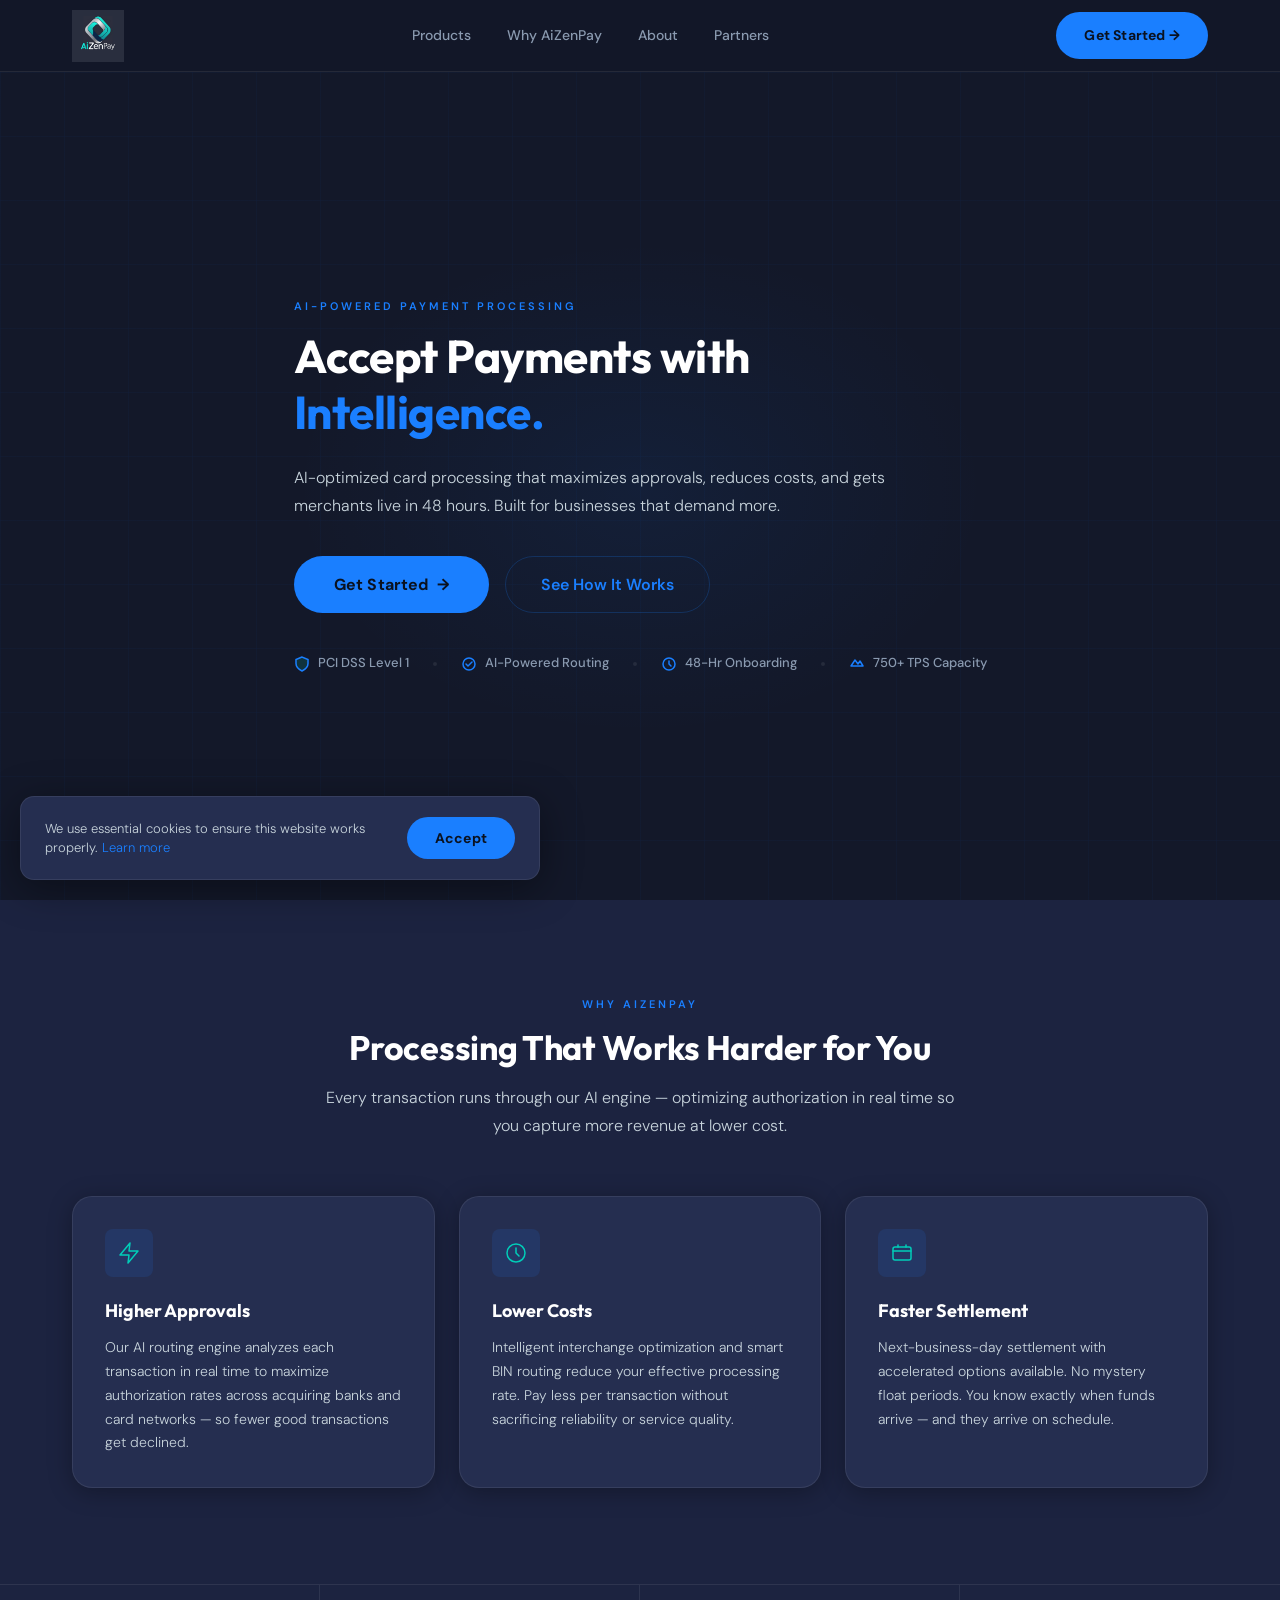
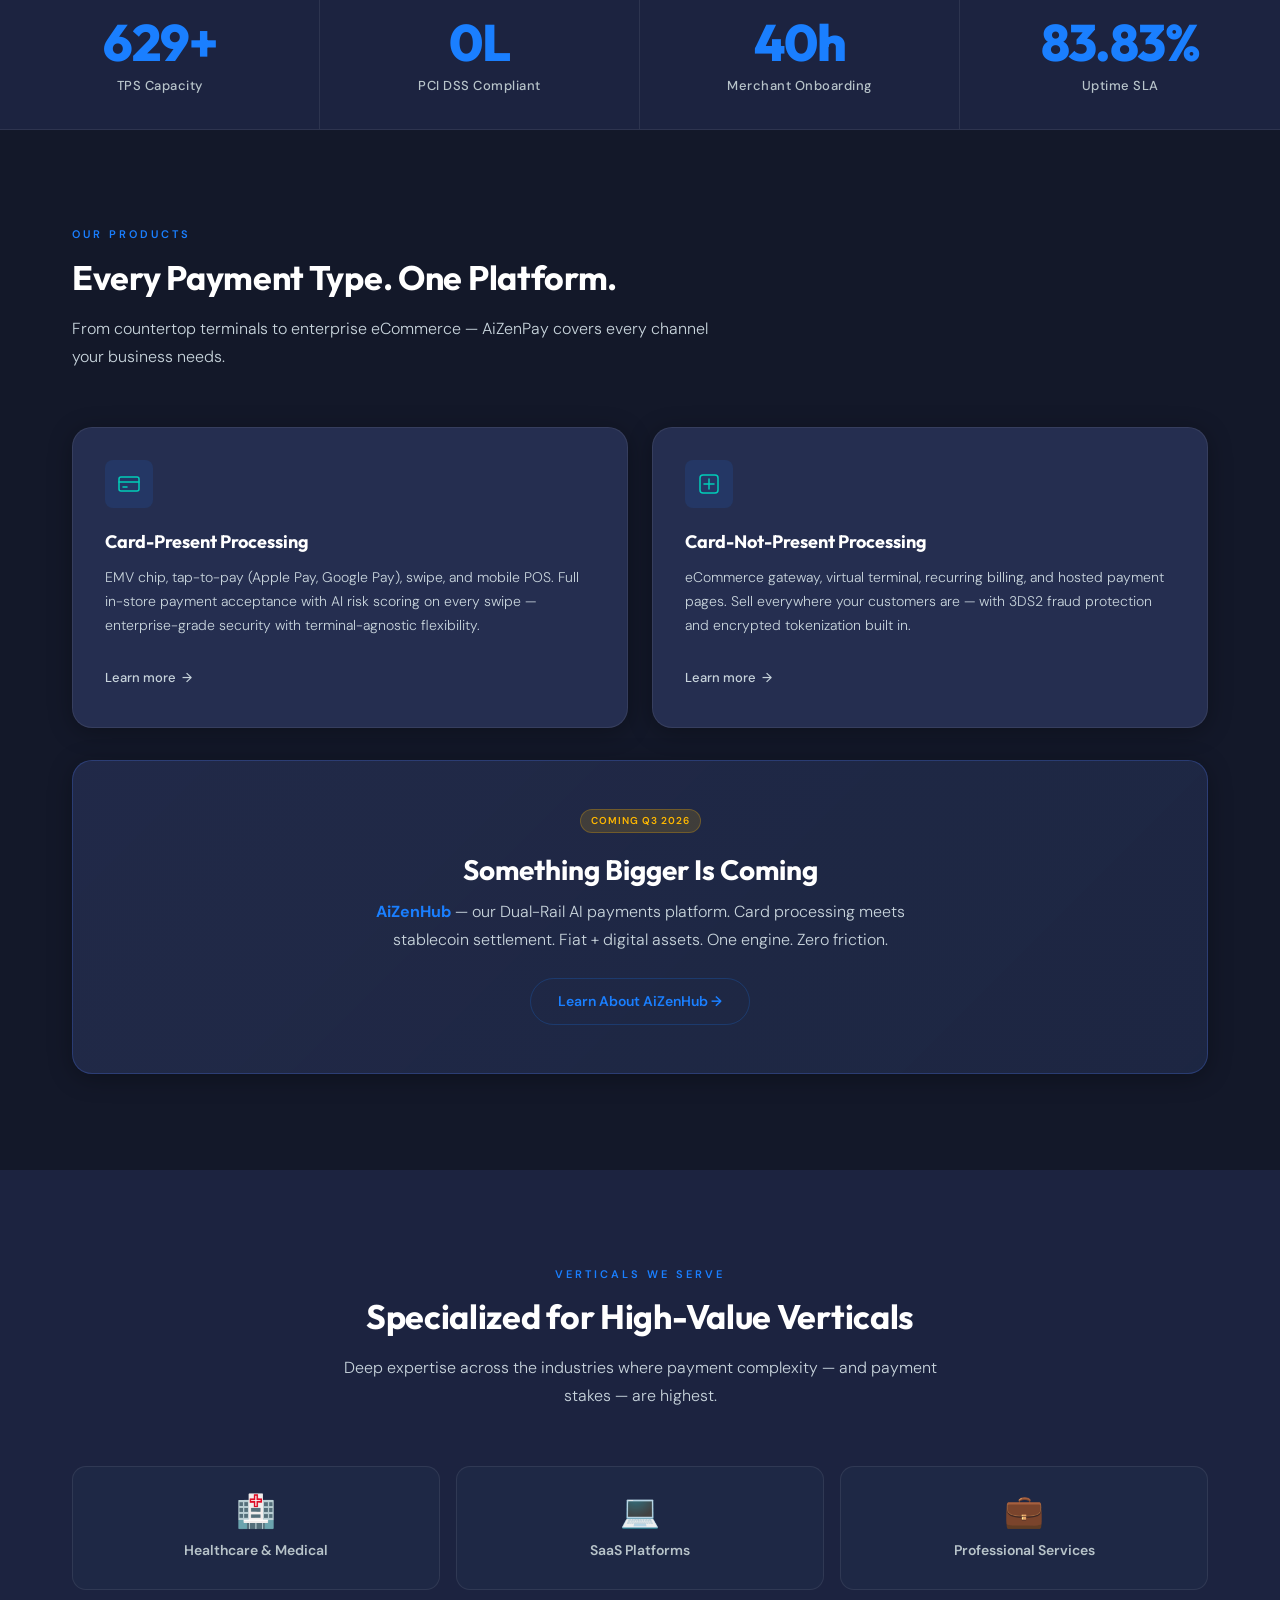
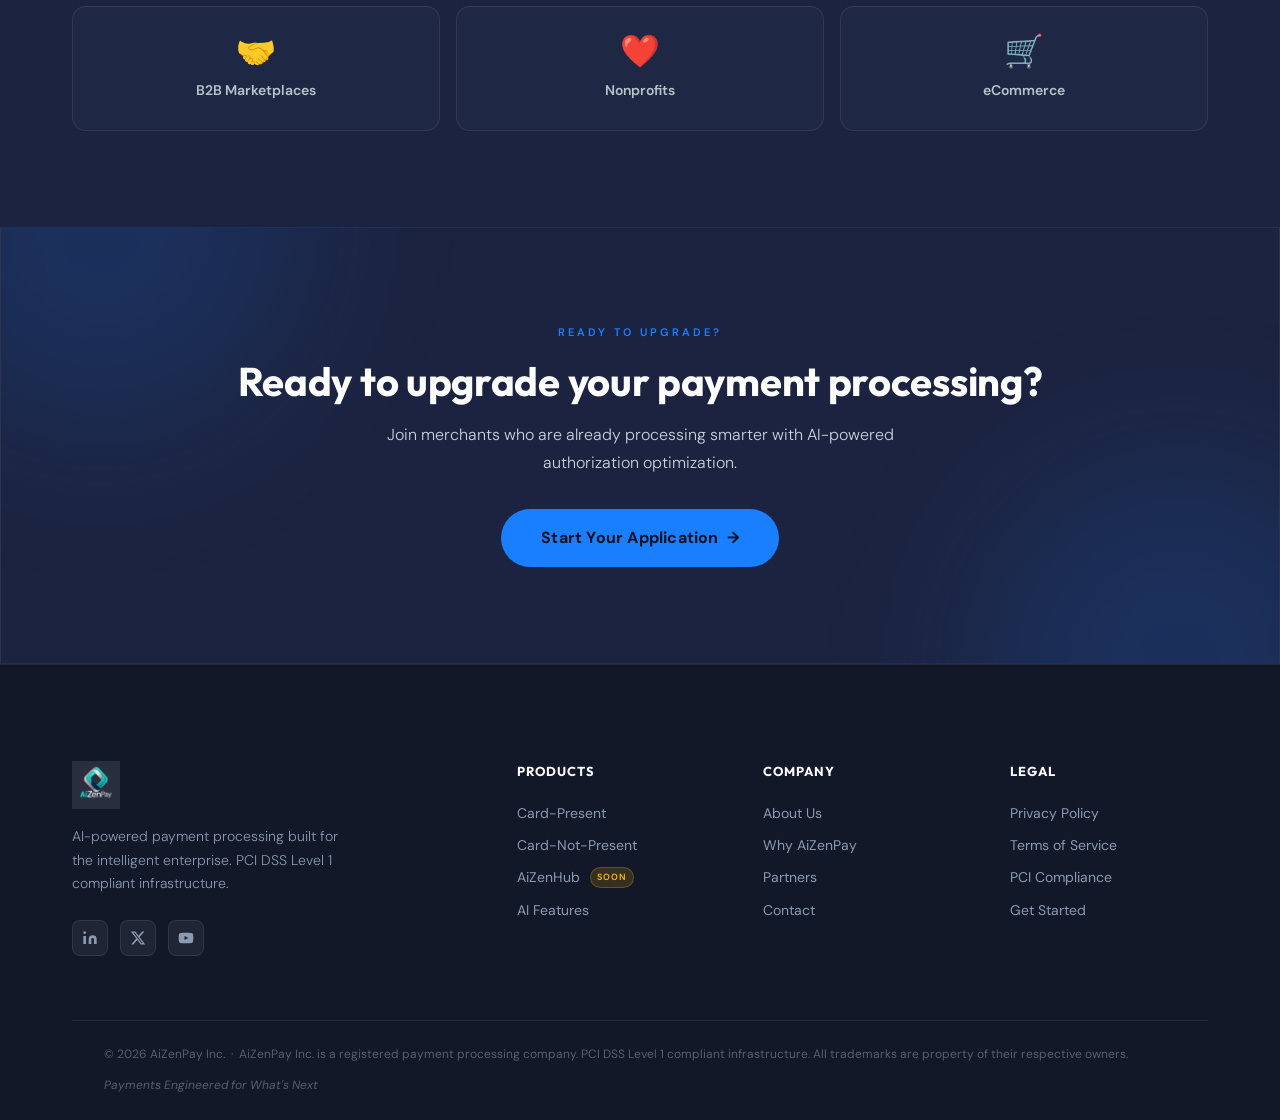
<file: index.html>
<!DOCTYPE html>
<html lang="en">
<head>
  <meta charset="UTF-8" />
  <meta name="viewport" content="width=device-width, initial-scale=1.0" />
  <title>AiZenPay — AI-Powered Payment Processing</title>
  <meta name="description" content="AiZenPay delivers AI-powered payment processing that maximizes authorization rates, reduces costs, and gets merchants live in 48 hours. PCI DSS Level 1 compliant." />
  <meta name="robots" content="index, follow" />
  <link rel="canonical" href="https://aizenpay.com/" />

  <!-- Open Graph -->
  <meta property="og:title" content="AiZenPay — AI-Powered Payment Processing" />
  <meta property="og:description" content="AI-optimized card processing that maximizes approvals, reduces costs, and gets merchants live in 48 hours." />
  <meta property="og:image" content="https://aizenpay.com/images/og-default.png" />
  <meta property="og:url" content="https://aizenpay.com/" />
  <meta property="og:type" content="website" />
  <meta name="twitter:card" content="summary_large_image" />
  <meta name="twitter:site" content="@AiZenPay" />

  <!-- Fonts -->
  <link rel="preconnect" href="https://fonts.googleapis.com" />
  <link rel="preconnect" href="https://fonts.gstatic.com" crossorigin />
  <link href="https://fonts.googleapis.com/css2?family=Outfit:wght@400;500;600;700;800&family=DM+Sans:ital,wght@0,300;0,400;0,500;1,300&family=JetBrains+Mono:wght@400;500&display=swap" rel="stylesheet" />

  <!-- Styles -->
  <link rel="stylesheet" href="styles/tokens.css" />
  <link rel="stylesheet" href="styles/base.css" />
  <link rel="stylesheet" href="styles/layout.css" />
  <link rel="stylesheet" href="styles/components.css" />
  <link rel="stylesheet" href="styles/animations.css" />

  <link rel="icon" type="image/png" href="images/favicon.png" />
</head>
<body>

  <!-- Skip to Content -->
  <a href="#main" class="skip-to-content">Skip to content</a>

  <!-- Nav Overlay (mobile) -->
  <div id="nav-overlay" style="display:none;position:fixed;inset:0;background:rgba(0,0,0,0.5);z-index:99;opacity:0;transition:opacity 0.2s ease;" onclick="this.classList.remove('visible')" class=""></div>
  <style>
    #nav-overlay.visible { display:block !important; opacity:1; }
  </style>

  <!-- ── NAVBAR ── -->
  <header>
    <nav class="navbar" aria-label="Main navigation">
      <div class="navbar__inner">
        <a href="index.html" class="navbar__logo" aria-label="AiZenPay Home">
          <img src="images/logo.png" alt="AiZenPay" width="232" height="52" />
        </a>
        <div class="navbar__nav" role="menubar">
          <a href="products.html"      class="navbar__link" role="menuitem">Products</a>
          <a href="why-aizenpay.html"  class="navbar__link" role="menuitem">Why AiZenPay</a>
          <a href="about.html"         class="navbar__link" role="menuitem">About</a>
          <a href="partners.html"      class="navbar__link" role="menuitem">Partners</a>
        </div>
        <div class="navbar__cta">
          <a href="get-started.html" class="btn-primary">Get Started &rarr;</a>
        </div>
        <button class="navbar__hamburger" aria-label="Open navigation menu" aria-expanded="false" aria-controls="mobile-drawer">
          <span></span><span></span><span></span>
        </button>
      </div>
    </nav>
    <!-- Mobile Drawer -->
    <div class="navbar__drawer" id="mobile-drawer" role="dialog" aria-label="Mobile navigation">
      <a href="products.html"     class="navbar__link">Products</a>
      <a href="why-aizenpay.html" class="navbar__link">Why AiZenPay</a>
      <a href="about.html"        class="navbar__link">About</a>
      <a href="partners.html"     class="navbar__link">Partners</a>
      <a href="get-started.html"  class="btn-primary" style="margin-top:20px;">Get Started &rarr;</a>
    </div>
  </header>

  <!-- ── MAIN CONTENT ── -->
  <main id="main" class="page-body">

    <!-- ── HERO ── -->
    <section class="hero" aria-labelledby="hero-heading">
      <div class="container">
        <div class="hero__content">
          <span class="eyebrow">AI-Powered Payment Processing</span>
          <h1 id="hero-heading">Accept Payments with<br /><span class="text-teal">Intelligence.</span></h1>
          <p>AI-optimized card processing that maximizes approvals, reduces costs, and gets merchants live in 48 hours. Built for businesses that demand more.</p>
          <div class="hero__cta-row">
            <a href="get-started.html" class="btn-primary btn-primary--lg btn-arrow">Get Started</a>
            <a href="why-aizenpay.html" class="btn-secondary btn-secondary--lg">See How It Works</a>
          </div>
          <div class="trust-bar" role="list" aria-label="Trust indicators">
            <div class="trust-bar__item" role="listitem">
              <svg viewBox="0 0 16 16" fill="none" aria-hidden="true"><path d="M8 1L2 3.5v4C2 11 5 13.5 8 15c3-1.5 6-4 6-7.5v-4L8 1z" stroke="currentColor" stroke-width="1.5" fill="rgba(0,205,184,0.15)"/></svg>
              PCI DSS Level 1
            </div>
            <div class="trust-bar__dot" aria-hidden="true"></div>
            <div class="trust-bar__item" role="listitem">
              <svg viewBox="0 0 16 16" fill="none" aria-hidden="true"><circle cx="8" cy="8" r="6" stroke="currentColor" stroke-width="1.5"/><path d="M5 8l2 2 4-4" stroke="currentColor" stroke-width="1.5" stroke-linecap="round"/></svg>
              AI-Powered Routing
            </div>
            <div class="trust-bar__dot" aria-hidden="true"></div>
            <div class="trust-bar__item" role="listitem">
              <svg viewBox="0 0 16 16" fill="none" aria-hidden="true"><circle cx="8" cy="8" r="6" stroke="currentColor" stroke-width="1.5"/><path d="M8 5v3l2 2" stroke="currentColor" stroke-width="1.5" stroke-linecap="round"/></svg>
              48-Hr Onboarding
            </div>
            <div class="trust-bar__dot" aria-hidden="true"></div>
            <div class="trust-bar__item" role="listitem">
              <svg viewBox="0 0 16 16" fill="none" aria-hidden="true"><path d="M2 10l4-6 3 4 2-3 3 5H2z" stroke="currentColor" stroke-width="1.5" stroke-linejoin="round"/></svg>
              750+ TPS Capacity
            </div>
          </div>
        </div>
      </div>
    </section>

    <!-- ── VALUE PILLARS ── -->
    <section class="section section--navy" aria-labelledby="pillars-heading">
      <div class="container">
        <div class="section__header section__header--center reveal">
          <span class="eyebrow">Why AiZenPay</span>
          <h2 id="pillars-heading">Processing That Works Harder for You</h2>
          <p>Every transaction runs through our AI engine — optimizing authorization in real time so you capture more revenue at lower cost.</p>
        </div>
        <div class="grid-3">
          <div class="feature-card">
            <div class="feature-card__icon" aria-hidden="true">
              <svg viewBox="0 0 24 24" fill="none" stroke="#00CDB8" stroke-width="1.5"><path d="M13 2L3 14h9l-1 8 10-12h-9l1-8z" stroke-linecap="round" stroke-linejoin="round"/></svg>
            </div>
            <div class="feature-card__title">Higher Approvals</div>
            <div class="feature-card__body">Our AI routing engine analyzes each transaction in real time to maximize authorization rates across acquiring banks and card networks — so fewer good transactions get declined.</div>
          </div>
          <div class="feature-card">
            <div class="feature-card__icon" aria-hidden="true">
              <svg viewBox="0 0 24 24" fill="none" stroke="#00CDB8" stroke-width="1.5"><circle cx="12" cy="12" r="9"/><path d="M12 7v5l3 3" stroke-linecap="round"/></svg>
            </div>
            <div class="feature-card__title">Lower Costs</div>
            <div class="feature-card__body">Intelligent interchange optimization and smart BIN routing reduce your effective processing rate. Pay less per transaction without sacrificing reliability or service quality.</div>
          </div>
          <div class="feature-card">
            <div class="feature-card__icon" aria-hidden="true">
              <svg viewBox="0 0 24 24" fill="none" stroke="#00CDB8" stroke-width="1.5"><rect x="3" y="6" width="18" height="13" rx="2"/><path d="M3 10h18M8 6V4M16 6V4" stroke-linecap="round"/></svg>
            </div>
            <div class="feature-card__title">Faster Settlement</div>
            <div class="feature-card__body">Next-business-day settlement with accelerated options available. No mystery float periods. You know exactly when funds arrive — and they arrive on schedule.</div>
          </div>
        </div>
      </div>
    </section>

    <!-- ── STATS ROW ── -->
    <div class="stats-row" role="region" aria-label="Key metrics">
      <div class="stat-block">
        <div class="stat-block__number" aria-label="750 plus transactions per second">750+</div>
        <div class="stat-block__label">TPS Capacity</div>
      </div>
      <div class="stat-block">
        <div class="stat-block__number" aria-label="PCI DSS Level 1">L1</div>
        <div class="stat-block__label">PCI DSS Compliant</div>
      </div>
      <div class="stat-block">
        <div class="stat-block__number" aria-label="48 hour onboarding">48h</div>
        <div class="stat-block__label">Merchant Onboarding</div>
      </div>
      <div class="stat-block">
        <div class="stat-block__number" aria-label="99.95 percent uptime SLA">99.95%</div>
        <div class="stat-block__label">Uptime SLA</div>
      </div>
    </div>

    <!-- ── PRODUCTS OVERVIEW ── -->
    <section class="section section--navy-dk" aria-labelledby="products-heading">
      <div class="container">
        <div class="section__header reveal">
          <span class="eyebrow">Our Products</span>
          <h2 id="products-heading">Every Payment Type. One Platform.</h2>
          <p>From countertop terminals to enterprise eCommerce — AiZenPay covers every channel your business needs.</p>
        </div>
        <div class="grid-2" style="margin-bottom:32px;">
          <div class="feature-card reveal">
            <div class="feature-card__icon" aria-hidden="true">
              <svg viewBox="0 0 24 24" fill="none" stroke="#00CDB8" stroke-width="1.5"><rect x="2" y="5" width="20" height="14" rx="2"/><path d="M2 10h20" stroke-linecap="round"/><path d="M6 15h4" stroke-linecap="round"/></svg>
            </div>
            <div class="feature-card__title">Card-Present Processing</div>
            <div class="feature-card__body">EMV chip, tap-to-pay (Apple Pay, Google Pay), swipe, and mobile POS. Full in-store payment acceptance with AI risk scoring on every swipe — enterprise-grade security with terminal-agnostic flexibility.</div>
            <br/>
            <a href="products.html" class="btn-ghost btn-arrow" style="font-size:13px;">Learn more</a>
          </div>
          <div class="feature-card reveal reveal-delay-1">
            <div class="feature-card__icon" aria-hidden="true">
              <svg viewBox="0 0 24 24" fill="none" stroke="#00CDB8" stroke-width="1.5"><rect x="3" y="3" width="18" height="18" rx="3"/><path d="M7 12h10M12 7v10" stroke-linecap="round"/></svg>
            </div>
            <div class="feature-card__title">Card-Not-Present Processing</div>
            <div class="feature-card__body">eCommerce gateway, virtual terminal, recurring billing, and hosted payment pages. Sell everywhere your customers are — with 3DS2 fraud protection and encrypted tokenization built in.</div>
            <br/>
            <a href="products.html" class="btn-ghost btn-arrow" style="font-size:13px;">Learn more</a>
          </div>
        </div>

        <!-- AiZenHub Teaser -->
        <div class="feature-card reveal" style="background:linear-gradient(135deg, rgba(37,46,80,0.8), rgba(30,40,69,0.9)); border-color:rgba(79,124,255,0.25); text-align:center; padding:48px;">
          <span class="badge-soon" style="margin:0 0 20px; display:inline-block;">Coming Q3 2026</span>
          <h3 style="font-size:28px; margin-bottom:12px;">Something Bigger Is Coming</h3>
          <p style="max-width:560px; margin:0 auto 24px; font-size:16px;">
            <strong class="text-teal">AiZenHub</strong> — our Dual-Rail AI payments platform. Card processing meets stablecoin settlement. Fiat + digital assets. One engine. Zero friction.
          </p>
          <a href="products.html#aizenhub" class="btn-secondary">Learn About AiZenHub &rarr;</a>
        </div>
      </div>
    </section>

    <!-- ── INDUSTRIES ── -->
    <section class="section section--navy" aria-labelledby="industries-heading">
      <div class="container">
        <div class="section__header section__header--center reveal">
          <span class="eyebrow">Verticals We Serve</span>
          <h2 id="industries-heading">Specialized for High-Value Verticals</h2>
          <p>Deep expertise across the industries where payment complexity — and payment stakes — are highest.</p>
        </div>
        <div class="grid-6">
          <div class="industry-card reveal">
            <div class="industry-card__icon" role="img" aria-label="Healthcare">🏥</div>
            <div class="industry-card__label">Healthcare &amp; Medical</div>
          </div>
          <div class="industry-card reveal reveal-delay-1">
            <div class="industry-card__icon" role="img" aria-label="SaaS">💻</div>
            <div class="industry-card__label">SaaS Platforms</div>
          </div>
          <div class="industry-card reveal reveal-delay-2">
            <div class="industry-card__icon" role="img" aria-label="Professional Services">💼</div>
            <div class="industry-card__label">Professional Services</div>
          </div>
          <div class="industry-card reveal reveal-delay-3">
            <div class="industry-card__icon" role="img" aria-label="B2B Marketplace">🤝</div>
            <div class="industry-card__label">B2B Marketplaces</div>
          </div>
          <div class="industry-card reveal reveal-delay-4">
            <div class="industry-card__icon" role="img" aria-label="Nonprofits">❤️</div>
            <div class="industry-card__label">Nonprofits</div>
          </div>
          <div class="industry-card reveal reveal-delay-5">
            <div class="industry-card__icon" role="img" aria-label="eCommerce">🛒</div>
            <div class="industry-card__label">eCommerce</div>
          </div>
        </div>
      </div>
    </section>

    <!-- ── CTA BANNER ── -->
    <section class="cta-banner" aria-labelledby="cta-heading">
      <div class="container">
        <span class="eyebrow cta-banner__eyebrow">Ready to Upgrade?</span>
        <h2 id="cta-heading">Ready to upgrade your payment processing?</h2>
        <p>Join merchants who are already processing smarter with AI-powered authorization optimization.</p>
        <a href="get-started.html" class="btn-primary btn-primary--lg btn-arrow">Start Your Application</a>
      </div>
    </section>

  </main>

  <!-- ── FOOTER ── -->
  <footer class="footer" role="contentinfo">
    <div class="footer__grid">
      <div class="footer__brand">
        <a href="index.html" aria-label="AiZenPay Home">
          <img src="images/logo.png" alt="AiZenPay" class="footer__logo" width="214" height="48" />
        </a>
        <p>AI-powered payment processing built for the intelligent enterprise. PCI DSS Level 1 compliant infrastructure.</p>
        <div class="footer__social" aria-label="Social media links">
          <!-- TODO: Replace with live social URLs -->
          <a href="#" class="footer__social-link" aria-label="LinkedIn">
            <svg viewBox="0 0 24 24" fill="currentColor"><path d="M16 8a6 6 0 016 6v7h-4v-7a2 2 0 00-2-2 2 2 0 00-2 2v7h-4v-7a6 6 0 016-6zM2 9h4v12H2z"/><circle cx="4" cy="4" r="2"/></svg>
          </a>
          <a href="#" class="footer__social-link" aria-label="X (Twitter)">
            <svg viewBox="0 0 24 24" fill="currentColor"><path d="M18.244 2.25h3.308l-7.227 8.26 8.502 11.24H16.17l-5.214-6.817L4.99 21.75H1.68l7.73-8.835L1.254 2.25H8.08l4.713 6.231zm-1.161 17.52h1.833L7.084 4.126H5.117z"/></svg>
          </a>
          <a href="#" class="footer__social-link" aria-label="YouTube">
            <svg viewBox="0 0 24 24" fill="currentColor"><path d="M22.54 6.42a2.78 2.78 0 00-1.95-1.96C18.88 4 12 4 12 4s-6.88 0-8.59.46a2.78 2.78 0 00-1.95 1.96A29 29 0 001 12a29 29 0 00.46 5.58A2.78 2.78 0 003.41 19.54C5.12 20 12 20 12 20s6.88 0 8.59-.46a2.78 2.78 0 001.95-1.96A29 29 0 0023 12a29 29 0 00-.46-5.58zM9.75 15.02V8.98L15.5 12l-5.75 3.02z"/></svg>
          </a>
        </div>
      </div>
      <div>
        <div class="footer__col-title">Products</div>
        <ul class="footer__links">
          <li><a href="products.html#card-present"  class="footer__link">Card-Present</a></li>
          <li><a href="products.html#card-not-present" class="footer__link">Card-Not-Present</a></li>
          <li><a href="products.html#aizenhub"      class="footer__link">AiZenHub <span class="badge-soon">Soon</span></a></li>
          <li><a href="why-aizenpay.html"            class="footer__link">AI Features</a></li>
        </ul>
      </div>
      <div>
        <div class="footer__col-title">Company</div>
        <ul class="footer__links">
          <li><a href="about.html"        class="footer__link">About Us</a></li>
          <li><a href="why-aizenpay.html" class="footer__link">Why AiZenPay</a></li>
          <li><a href="partners.html"     class="footer__link">Partners</a></li>
          <li><a href="contact.html"      class="footer__link">Contact</a></li>
        </ul>
      </div>
      <div>
        <div class="footer__col-title">Legal</div>
        <ul class="footer__links">
          <li><a href="privacy.html" class="footer__link">Privacy Policy</a></li>
          <li><a href="terms.html"   class="footer__link">Terms of Service</a></li>
          <li><a href="products.html#security" class="footer__link">PCI Compliance</a></li>
          <li><a href="get-started.html" class="footer__link">Get Started</a></li>
        </ul>
      </div>
    </div>
    <div style="max-width:var(--max-width); margin:0 auto; padding:0 32px;">
      <div class="footer__bottom">
        <div class="footer__bottom-left">
          &copy; 2026 AiZenPay Inc. &nbsp;&middot;&nbsp; AiZenPay Inc. is a registered payment processing company. PCI DSS Level 1 compliant infrastructure. All trademarks are property of their respective owners.
        </div>
        <div class="footer__bottom-right">Payments Engineered for What's Next</div>
      </div>
    </div>
  </footer>

  <!-- ── COOKIE BANNER ── -->
  <div id="cookie-banner" class="cookie-banner" role="region" aria-label="Cookie notice" aria-live="polite">
    <p>We use essential cookies to ensure this website works properly. <a href="privacy.html">Learn more</a></p>
    <button id="cookie-accept" class="btn-primary" style="white-space:nowrap; flex-shrink:0;">Accept</button>
  </div>

  <!-- Scripts -->
  <script src="scripts/main.js" defer></script>
  <script src="scripts/animations.js" defer></script>
</body>
</html>
</file>
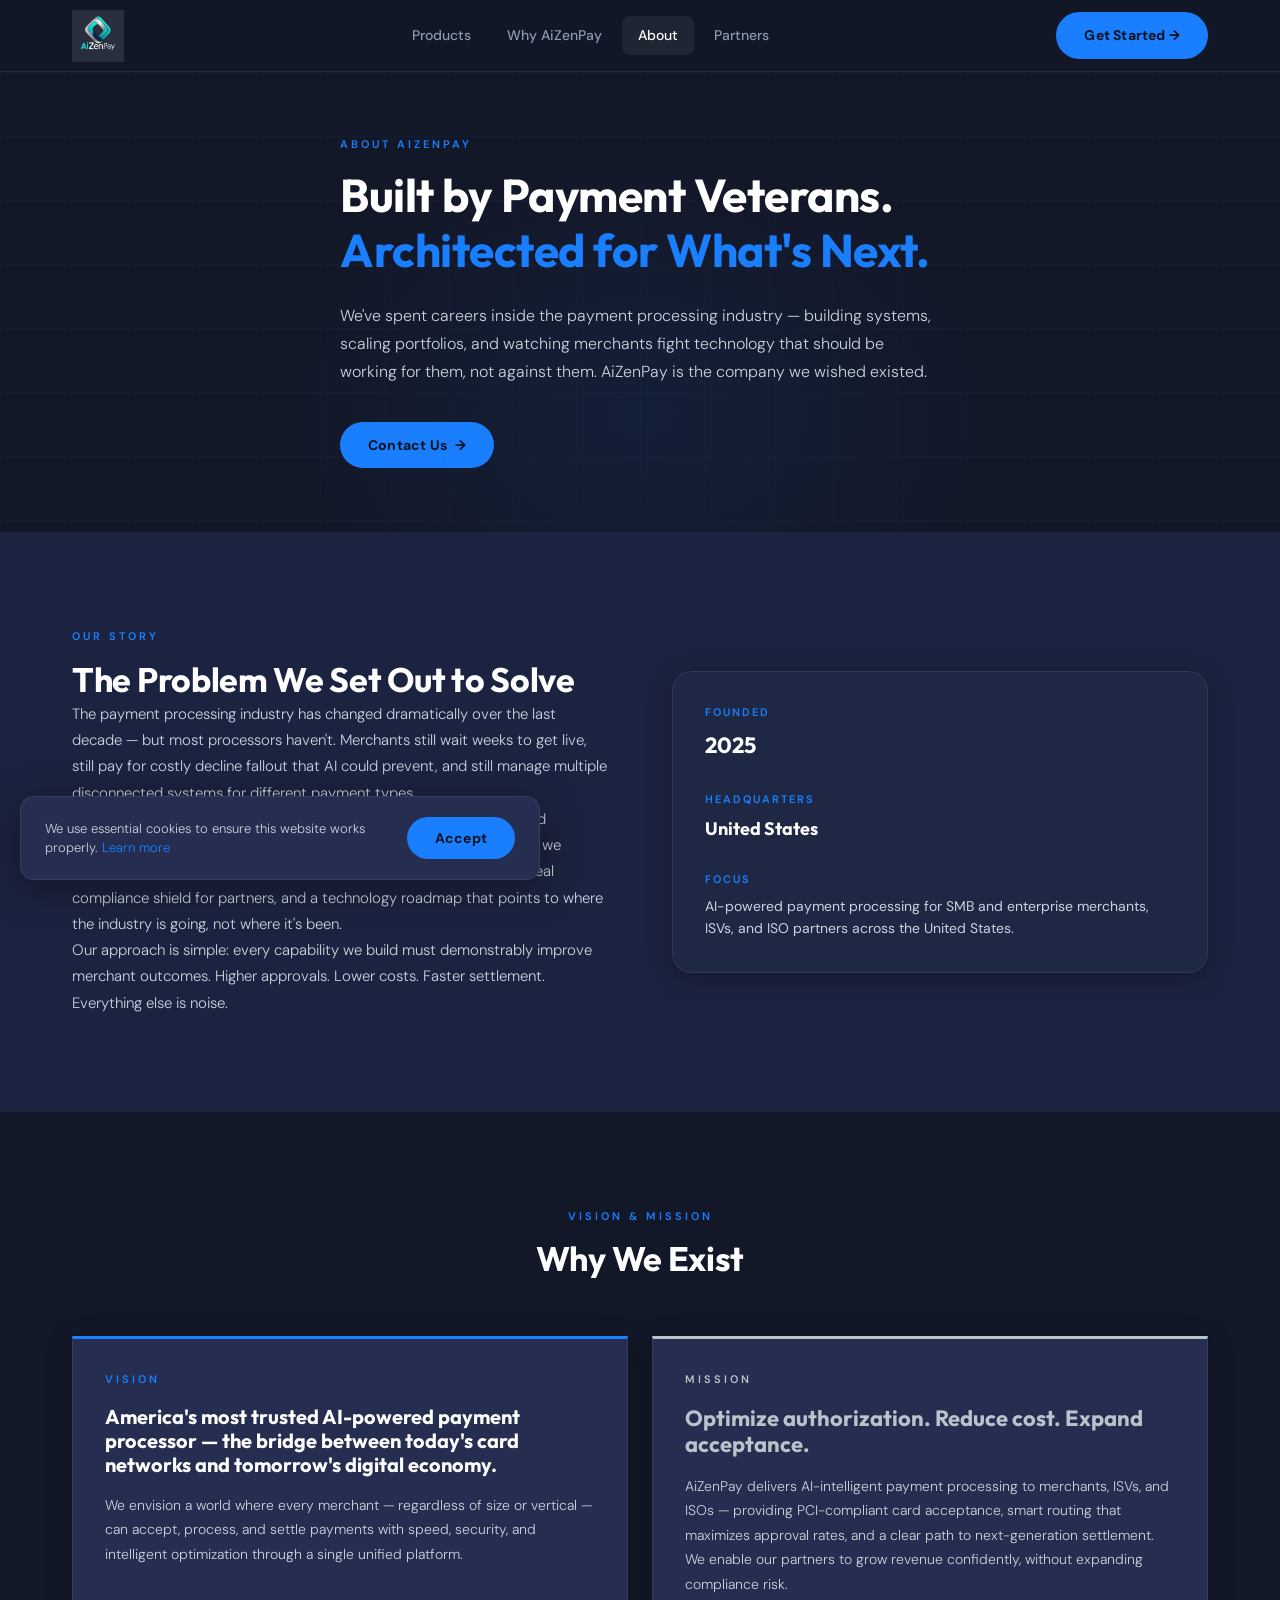
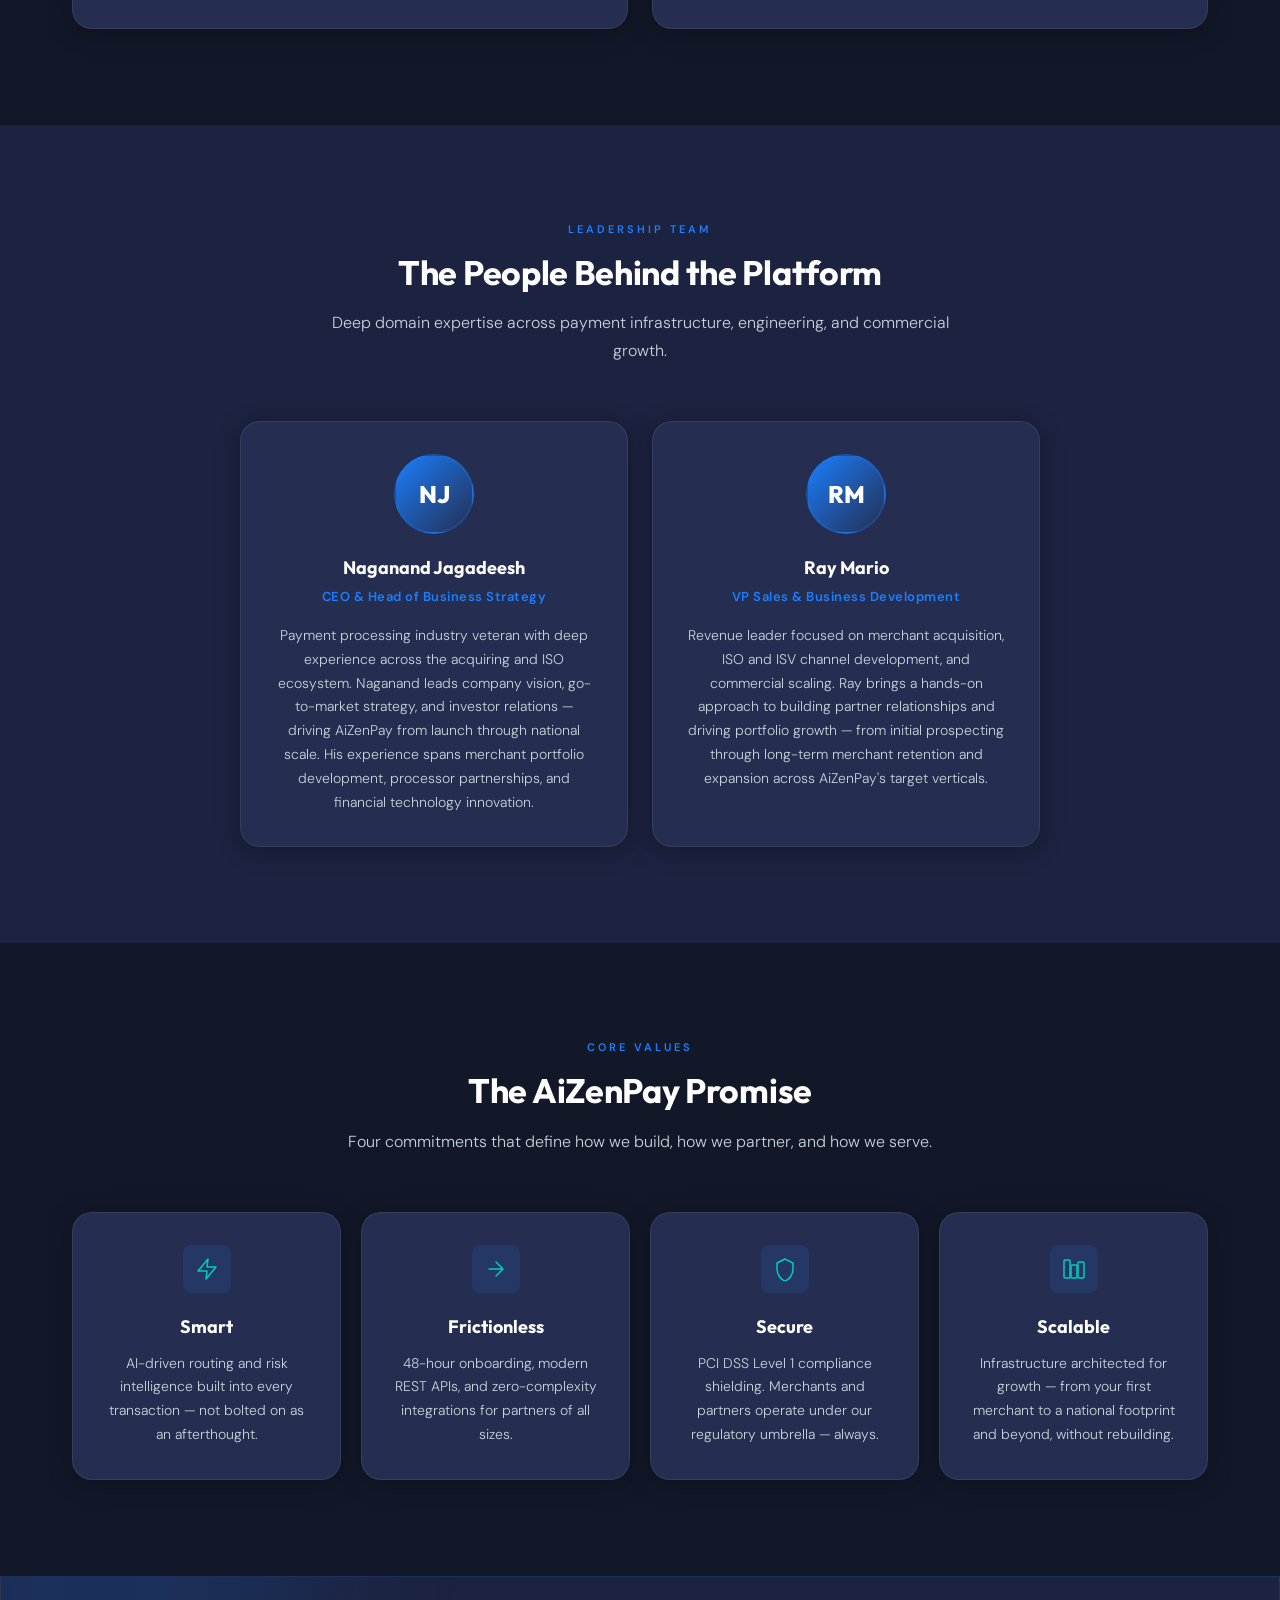
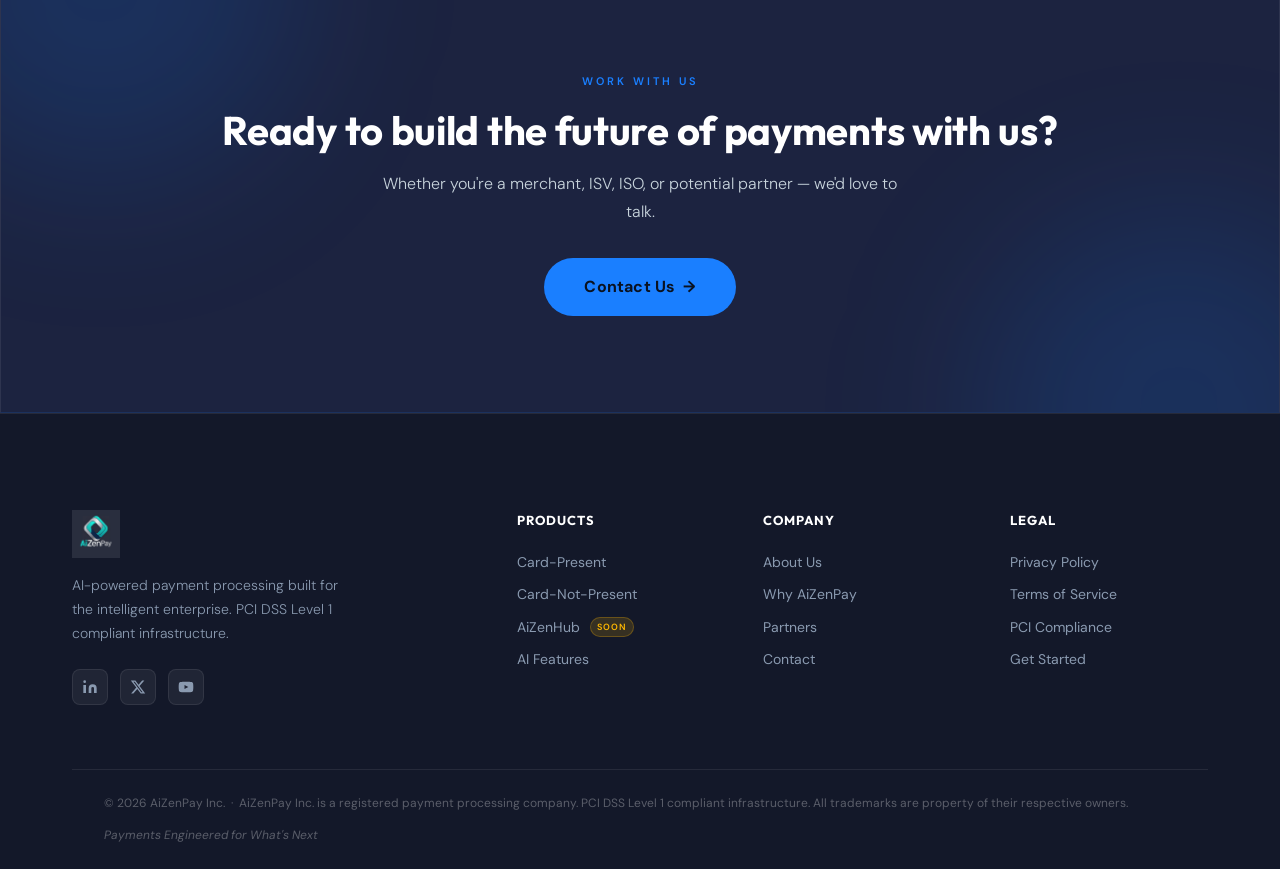
<file: about.html>
<!DOCTYPE html>
<html lang="en">
<head>
  <meta charset="UTF-8" />
  <meta name="viewport" content="width=device-width, initial-scale=1.0" />
  <title>About AiZenPay — Our Team &amp; Story</title>
  <meta name="description" content="AiZenPay was built by payment veterans to solve the problems they lived through — fragmented processing, poor AI intelligence, slow onboarding. Meet the team behind the platform." />
  <meta name="robots" content="index, follow" />
  <link rel="canonical" href="https://aizenpay.com/about.html" />
  <meta property="og:title" content="About AiZenPay — Our Team &amp; Story" />
  <meta property="og:description" content="Built by payment veterans. Architected for what's next." />
  <meta property="og:image" content="https://aizenpay.com/images/og-default.png" />
  <meta property="og:url" content="https://aizenpay.com/about.html" />
  <meta property="og:type" content="website" />
  <meta name="twitter:card" content="summary_large_image" />
  <meta name="twitter:site" content="@AiZenPay" />
  <link rel="preconnect" href="https://fonts.googleapis.com" />
  <link rel="preconnect" href="https://fonts.gstatic.com" crossorigin />
  <link href="https://fonts.googleapis.com/css2?family=Outfit:wght@400;500;600;700;800&family=DM+Sans:ital,wght@0,300;0,400;0,500;1,300&family=JetBrains+Mono:wght@400;500&display=swap" rel="stylesheet" />
  <link rel="stylesheet" href="styles/tokens.css" />
  <link rel="stylesheet" href="styles/base.css" />
  <link rel="stylesheet" href="styles/layout.css" />
  <link rel="stylesheet" href="styles/components.css" />
  <link rel="stylesheet" href="styles/animations.css" />
  <link rel="icon" type="image/png" href="images/favicon.png" />
</head>
<body>
  <a href="#main" class="skip-to-content">Skip to content</a>
  <div id="nav-overlay" style="display:none;position:fixed;inset:0;background:rgba(0,0,0,0.5);z-index:99;opacity:0;transition:opacity 0.2s ease;"></div>
  <style>#nav-overlay.visible { display:block !important; opacity:1; }</style>

  <header>
    <nav class="navbar" aria-label="Main navigation">
      <div class="navbar__inner">
        <a href="index.html" class="navbar__logo" aria-label="AiZenPay Home">
          <img src="images/logo.png" alt="AiZenPay" width="232" height="52" />
        </a>
        <div class="navbar__nav" role="menubar">
          <a href="products.html"     class="navbar__link" role="menuitem">Products</a>
          <a href="why-aizenpay.html" class="navbar__link" role="menuitem">Why AiZenPay</a>
          <a href="about.html"        class="navbar__link" role="menuitem">About</a>
          <a href="partners.html"     class="navbar__link" role="menuitem">Partners</a>
        </div>
        <div class="navbar__cta">
          <a href="get-started.html" class="btn-primary">Get Started &rarr;</a>
        </div>
        <button class="navbar__hamburger" aria-label="Open navigation menu" aria-expanded="false" aria-controls="mobile-drawer">
          <span></span><span></span><span></span>
        </button>
      </div>
    </nav>
    <div class="navbar__drawer" id="mobile-drawer" role="dialog" aria-label="Mobile navigation">
      <a href="products.html"     class="navbar__link">Products</a>
      <a href="why-aizenpay.html" class="navbar__link">Why AiZenPay</a>
      <a href="about.html"        class="navbar__link">About</a>
      <a href="partners.html"     class="navbar__link">Partners</a>
      <a href="get-started.html"  class="btn-primary" style="margin-top:20px;">Get Started &rarr;</a>
    </div>
  </header>

  <main id="main" class="page-body">

    <!-- HERO -->
    <section class="hero hero--sub section--navy-dk" aria-labelledby="about-hero-heading">
      <div class="container">
        <div class="hero__content">
          <span class="eyebrow">About AiZenPay</span>
          <h1 id="about-hero-heading">Built by Payment Veterans.<br /><span class="text-teal">Architected for What's Next.</span></h1>
          <p>We've spent careers inside the payment processing industry — building systems, scaling portfolios, and watching merchants fight technology that should be working for them, not against them. AiZenPay is the company we wished existed.</p>
          <div class="hero__cta-row">
            <a href="contact.html" class="btn-primary btn-arrow">Contact Us</a>
          </div>
        </div>
      </div>
    </section>

    <!-- COMPANY STORY -->
    <section class="section section--navy" aria-labelledby="story-heading">
      <div class="container">
        <div class="grid-2" style="align-items:center; gap:64px;">
          <div class="reveal">
            <span class="eyebrow">Our Story</span>
            <h2 id="story-heading">The Problem We Set Out to Solve</h2>
            <p>The payment processing industry has changed dramatically over the last decade — but most processors haven't. Merchants still wait weeks to get live, still pay for costly decline fallout that AI could prevent, and still manage multiple disconnected systems for different payment types.</p>
            <p>AiZenPay was founded to solve exactly that. We took the accumulated experience of careers in payment infrastructure and built the platform we always wanted — intelligent authorization routing, fast onboarding, a real compliance shield for partners, and a technology roadmap that points to where the industry is going, not where it's been.</p>
            <p>Our approach is simple: every capability we build must demonstrably improve merchant outcomes. Higher approvals. Lower costs. Faster settlement. Everything else is noise.</p>
          </div>
          <div class="reveal reveal-right">
            <div class="feature-card" style="background:var(--c-navy-mid);">
              <div style="display:flex; flex-direction:column; gap:28px;">
                <div>
                  <div style="font-size:11px; font-weight:600; letter-spacing:2px; text-transform:uppercase; color:var(--c-teal); margin-bottom:6px;">Founded</div>
                  <div style="font-family:var(--f-display); font-size:22px; font-weight:700;">2025</div>
                </div>
                <div>
                  <div style="font-size:11px; font-weight:600; letter-spacing:2px; text-transform:uppercase; color:var(--c-teal); margin-bottom:6px;">Headquarters</div>
                  <div style="font-family:var(--f-display); font-size:18px; font-weight:700;">United States</div>
                </div>
                <div>
                  <div style="font-size:11px; font-weight:600; letter-spacing:2px; text-transform:uppercase; color:var(--c-teal); margin-bottom:6px;">Focus</div>
                  <div style="font-size:14px; color:var(--c-text-body); line-height:1.6;">AI-powered payment processing for SMB and enterprise merchants, ISVs, and ISO partners across the United States.</div>
                </div>
              </div>
            </div>
          </div>
        </div>
      </div>
    </section>

    <!-- VISION & MISSION -->
    <section id="vision" class="section section--navy-dk" aria-labelledby="vision-heading">
      <div class="container">
        <div class="section__header section__header--center reveal">
          <span class="eyebrow">Vision &amp; Mission</span>
          <h2 id="vision-heading">Why We Exist</h2>
        </div>
        <div class="grid-2">
          <div class="feature-card reveal" style="border-top:3px solid var(--c-teal); border-radius:0 0 var(--radius-lg) var(--radius-lg);">
            <div style="font-size:11px; font-weight:600; letter-spacing:3px; text-transform:uppercase; color:var(--c-teal); margin-bottom:16px;">Vision</div>
            <h3 style="font-size:20px; margin-bottom:16px;">America's most trusted AI-powered payment processor — the bridge between today's card networks and tomorrow's digital economy.</h3>
            <p style="font-size:14px;">We envision a world where every merchant — regardless of size or vertical — can accept, process, and settle payments with speed, security, and intelligent optimization through a single unified platform.</p>
          </div>
          <div class="feature-card reveal reveal-delay-1" style="border-top:3px solid var(--c-silver); border-radius:0 0 var(--radius-lg) var(--radius-lg);">
            <div style="font-size:11px; font-weight:600; letter-spacing:3px; text-transform:uppercase; color:var(--c-silver); margin-bottom:16px;">Mission</div>
            <h3 style="font-size:22px; margin-bottom:16px; color:var(--c-silver);">Optimize authorization. Reduce cost. Expand acceptance.</h3>
            <p style="font-size:14px;">AiZenPay delivers AI-intelligent payment processing to merchants, ISVs, and ISOs — providing PCI-compliant card acceptance, smart routing that maximizes approval rates, and a clear path to next-generation settlement. We enable our partners to grow revenue confidently, without expanding compliance risk.</p>
          </div>
        </div>
      </div>
    </section>

    <!-- LEADERSHIP TEAM -->
    <section class="section section--navy" aria-labelledby="team-heading">
      <div class="container">
        <div class="section__header section__header--center reveal">
          <span class="eyebrow">Leadership Team</span>
          <h2 id="team-heading">The People Behind the Platform</h2>
          <p>Deep domain expertise across payment infrastructure, engineering, and commercial growth.</p>
        </div>
        <div class="grid-2" style="max-width:800px; margin:0 auto;">
          <div class="team-card reveal">
            <div class="team-card__avatar" aria-hidden="true">NJ</div>
            <div class="team-card__name">Naganand Jagadeesh</div>
            <div class="team-card__title">CEO &amp; Head of Business Strategy</div>
            <div class="team-card__bio">Payment processing industry veteran with deep experience across the acquiring and ISO ecosystem. Naganand leads company vision, go-to-market strategy, and investor relations — driving AiZenPay from launch through national scale. His experience spans merchant portfolio development, processor partnerships, and financial technology innovation.</div>
          </div>
          <div class="team-card reveal reveal-delay-1">
            <div class="team-card__avatar" aria-hidden="true">RM</div>
            <div class="team-card__name">Ray Mario</div>
            <div class="team-card__title">VP Sales &amp; Business Development</div>
            <div class="team-card__bio">Revenue leader focused on merchant acquisition, ISO and ISV channel development, and commercial scaling. Ray brings a hands-on approach to building partner relationships and driving portfolio growth — from initial prospecting through long-term merchant retention and expansion across AiZenPay's target verticals.</div>
          </div>
        </div>
      </div>
    </section>

    <!-- CORE VALUES -->
    <section class="section section--navy-dk" aria-labelledby="values-heading">
      <div class="container">
        <div class="section__header section__header--center reveal">
          <span class="eyebrow">Core Values</span>
          <h2 id="values-heading">The AiZenPay Promise</h2>
          <p>Four commitments that define how we build, how we partner, and how we serve.</p>
        </div>
        <div class="grid-4">
          <div class="feature-card reveal" style="text-align:center;">
            <div class="feature-card__icon" style="margin:0 auto 20px;" aria-hidden="true">
              <svg viewBox="0 0 24 24" fill="none" stroke="#00CDB8" stroke-width="1.5"><path d="M13 2L3 14h9l-1 8 10-12h-9l1-8z" stroke-linecap="round" stroke-linejoin="round"/></svg>
            </div>
            <div class="feature-card__title">Smart</div>
            <div class="feature-card__body">AI-driven routing and risk intelligence built into every transaction — not bolted on as an afterthought.</div>
          </div>
          <div class="feature-card reveal reveal-delay-1" style="text-align:center;">
            <div class="feature-card__icon" style="margin:0 auto 20px;" aria-hidden="true">
              <svg viewBox="0 0 24 24" fill="none" stroke="#00CDB8" stroke-width="1.5"><path d="M5 12h14M12 5l7 7-7 7" stroke-linecap="round" stroke-linejoin="round"/></svg>
            </div>
            <div class="feature-card__title">Frictionless</div>
            <div class="feature-card__body">48-hour onboarding, modern REST APIs, and zero-complexity integrations for partners of all sizes.</div>
          </div>
          <div class="feature-card reveal reveal-delay-2" style="text-align:center;">
            <div class="feature-card__icon" style="margin:0 auto 20px;" aria-hidden="true">
              <svg viewBox="0 0 24 24" fill="none" stroke="#00CDB8" stroke-width="1.5"><path d="M12 2L4 6v6c0 5.5 3.5 10.5 8 12 4.5-1.5 8-6.5 8-12V6l-8-4z"/></svg>
            </div>
            <div class="feature-card__title">Secure</div>
            <div class="feature-card__body">PCI DSS Level 1 compliance shielding. Merchants and partners operate under our regulatory umbrella — always.</div>
          </div>
          <div class="feature-card reveal reveal-delay-3" style="text-align:center;">
            <div class="feature-card__icon" style="margin:0 auto 20px;" aria-hidden="true">
              <svg viewBox="0 0 24 24" fill="none" stroke="#00CDB8" stroke-width="1.5"><rect x="2" y="3" width="6" height="18" rx="1"/><rect x="9" y="8" width="6" height="13" rx="1"/><rect x="16" y="5" width="6" height="16" rx="1"/></svg>
            </div>
            <div class="feature-card__title">Scalable</div>
            <div class="feature-card__body">Infrastructure architected for growth — from your first merchant to a national footprint and beyond, without rebuilding.</div>
          </div>
        </div>
      </div>
    </section>

    <!-- CTA BANNER -->
    <section class="cta-banner" aria-labelledby="about-cta-heading">
      <div class="container">
        <span class="eyebrow cta-banner__eyebrow">Work With Us</span>
        <h2 id="about-cta-heading">Ready to build the future of payments with us?</h2>
        <p>Whether you're a merchant, ISV, ISO, or potential partner — we'd love to talk.</p>
        <a href="contact.html" class="btn-primary btn-primary--lg btn-arrow">Contact Us</a>
      </div>
    </section>

  </main>

  <!-- FOOTER -->
  <footer class="footer" role="contentinfo">
    <div class="footer__grid">
      <div class="footer__brand">
        <a href="index.html" aria-label="AiZenPay Home"><img src="images/logo.png" alt="AiZenPay" class="footer__logo" width="214" height="48" /></a>
        <p>AI-powered payment processing built for the intelligent enterprise. PCI DSS Level 1 compliant infrastructure.</p>
        <div class="footer__social" aria-label="Social media links">
          <!-- TODO: Replace with live social URLs -->
          <a href="#" class="footer__social-link" aria-label="LinkedIn"><svg viewBox="0 0 24 24" fill="currentColor"><path d="M16 8a6 6 0 016 6v7h-4v-7a2 2 0 00-2-2 2 2 0 00-2 2v7h-4v-7a6 6 0 016-6zM2 9h4v12H2z"/><circle cx="4" cy="4" r="2"/></svg></a>
          <a href="#" class="footer__social-link" aria-label="X (Twitter)"><svg viewBox="0 0 24 24" fill="currentColor"><path d="M18.244 2.25h3.308l-7.227 8.26 8.502 11.24H16.17l-5.214-6.817L4.99 21.75H1.68l7.73-8.835L1.254 2.25H8.08l4.713 6.231zm-1.161 17.52h1.833L7.084 4.126H5.117z"/></svg></a>
          <a href="#" class="footer__social-link" aria-label="YouTube"><svg viewBox="0 0 24 24" fill="currentColor"><path d="M22.54 6.42a2.78 2.78 0 00-1.95-1.96C18.88 4 12 4 12 4s-6.88 0-8.59.46a2.78 2.78 0 00-1.95 1.96A29 29 0 001 12a29 29 0 00.46 5.58A2.78 2.78 0 003.41 19.54C5.12 20 12 20 12 20s6.88 0 8.59-.46a2.78 2.78 0 001.95-1.96A29 29 0 0023 12a29 29 0 00-.46-5.58zM9.75 15.02V8.98L15.5 12l-5.75 3.02z"/></svg></a>
        </div>
      </div>
      <div>
        <div class="footer__col-title">Products</div>
        <ul class="footer__links">
          <li><a href="products.html#card-present" class="footer__link">Card-Present</a></li>
          <li><a href="products.html#card-not-present" class="footer__link">Card-Not-Present</a></li>
          <li><a href="products.html#aizenhub" class="footer__link">AiZenHub <span class="badge-soon">Soon</span></a></li>
          <li><a href="why-aizenpay.html" class="footer__link">AI Features</a></li>
        </ul>
      </div>
      <div>
        <div class="footer__col-title">Company</div>
        <ul class="footer__links">
          <li><a href="about.html" class="footer__link">About Us</a></li>
          <li><a href="why-aizenpay.html" class="footer__link">Why AiZenPay</a></li>
          <li><a href="partners.html" class="footer__link">Partners</a></li>
          <li><a href="contact.html" class="footer__link">Contact</a></li>
        </ul>
      </div>
      <div>
        <div class="footer__col-title">Legal</div>
        <ul class="footer__links">
          <li><a href="privacy.html" class="footer__link">Privacy Policy</a></li>
          <li><a href="terms.html" class="footer__link">Terms of Service</a></li>
          <li><a href="products.html#security" class="footer__link">PCI Compliance</a></li>
          <li><a href="get-started.html" class="footer__link">Get Started</a></li>
        </ul>
      </div>
    </div>
    <div style="max-width:var(--max-width); margin:0 auto; padding:0 32px;">
      <div class="footer__bottom">
        <div class="footer__bottom-left">&copy; 2026 AiZenPay Inc. &nbsp;&middot;&nbsp; AiZenPay Inc. is a registered payment processing company. PCI DSS Level 1 compliant infrastructure. All trademarks are property of their respective owners.</div>
        <div class="footer__bottom-right">Payments Engineered for What's Next</div>
      </div>
    </div>
  </footer>

  <div id="cookie-banner" class="cookie-banner" role="region" aria-label="Cookie notice" aria-live="polite">
    <p>We use essential cookies to ensure this website works properly. <a href="privacy.html">Learn more</a></p>
    <button id="cookie-accept" class="btn-primary" style="white-space:nowrap; flex-shrink:0;">Accept</button>
  </div>

  <script src="scripts/main.js" defer></script>
  <script src="scripts/animations.js" defer></script>
</body>
</html>
</file>
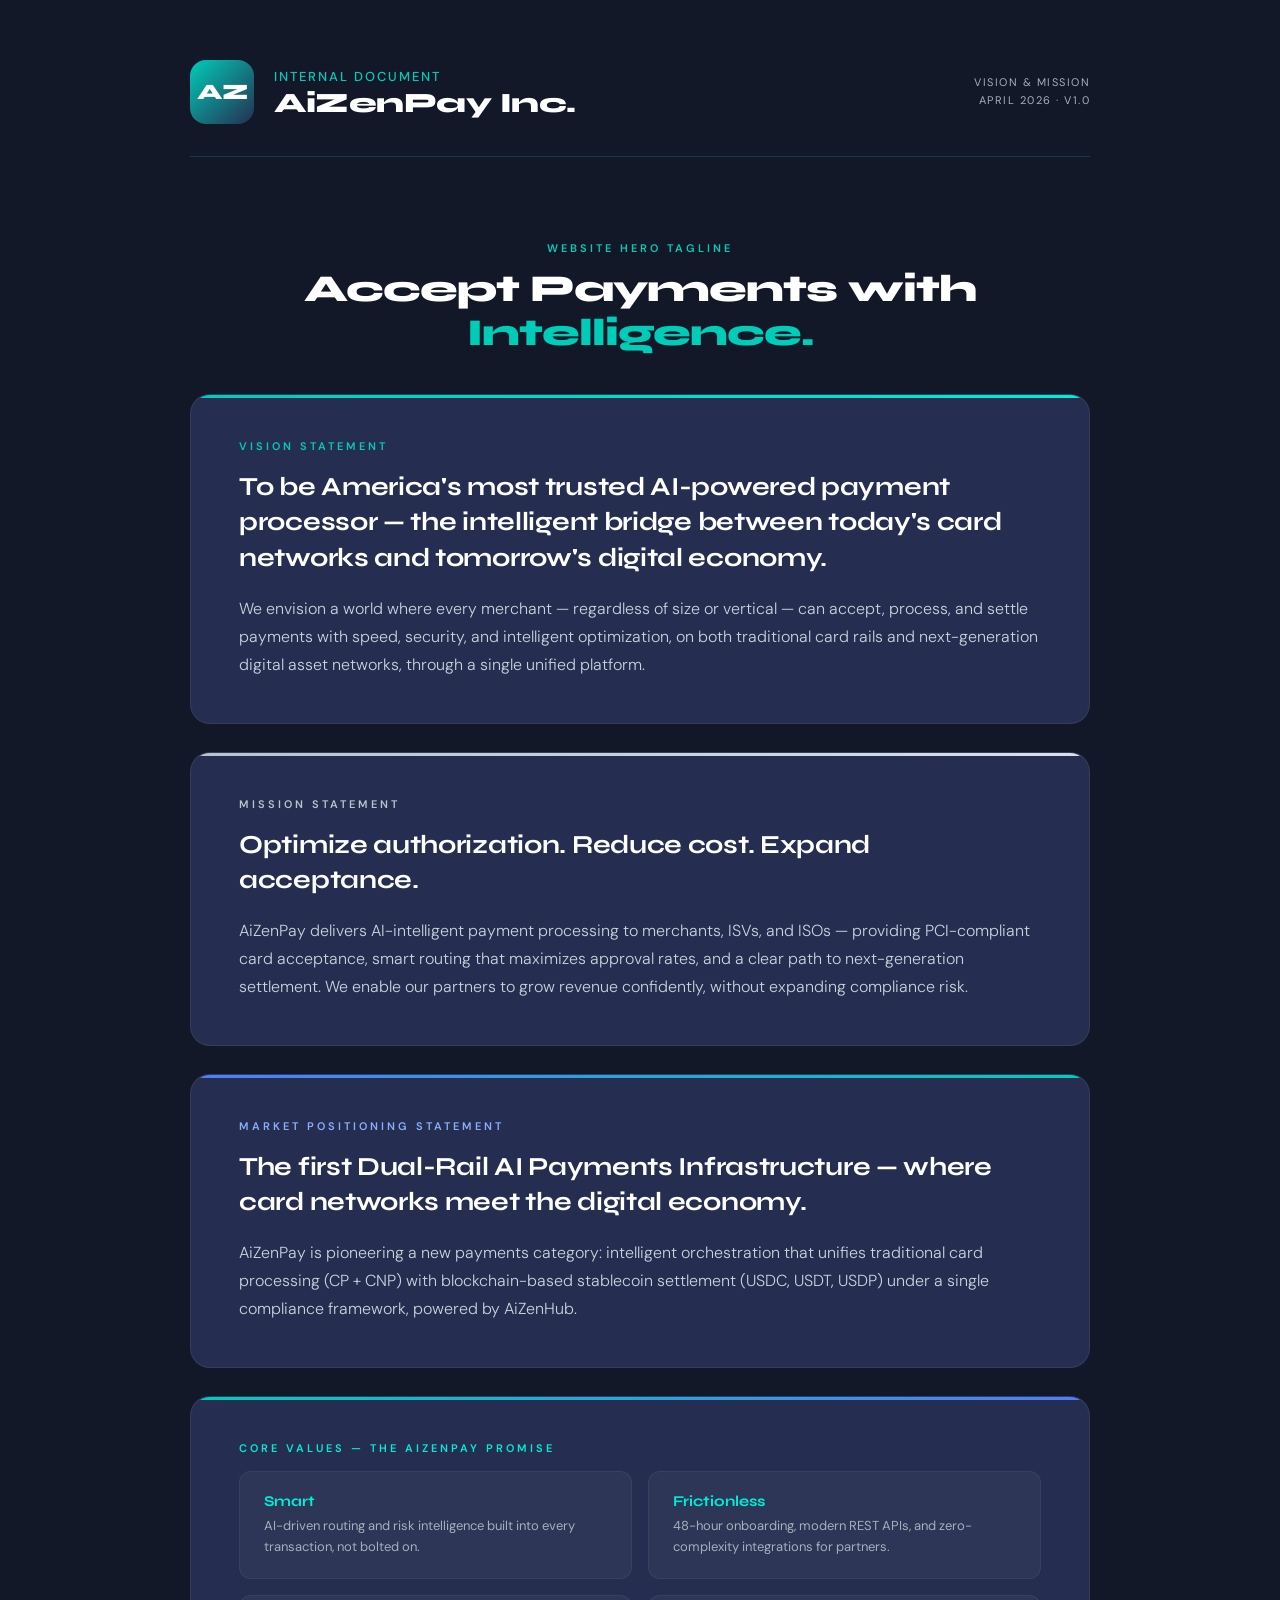
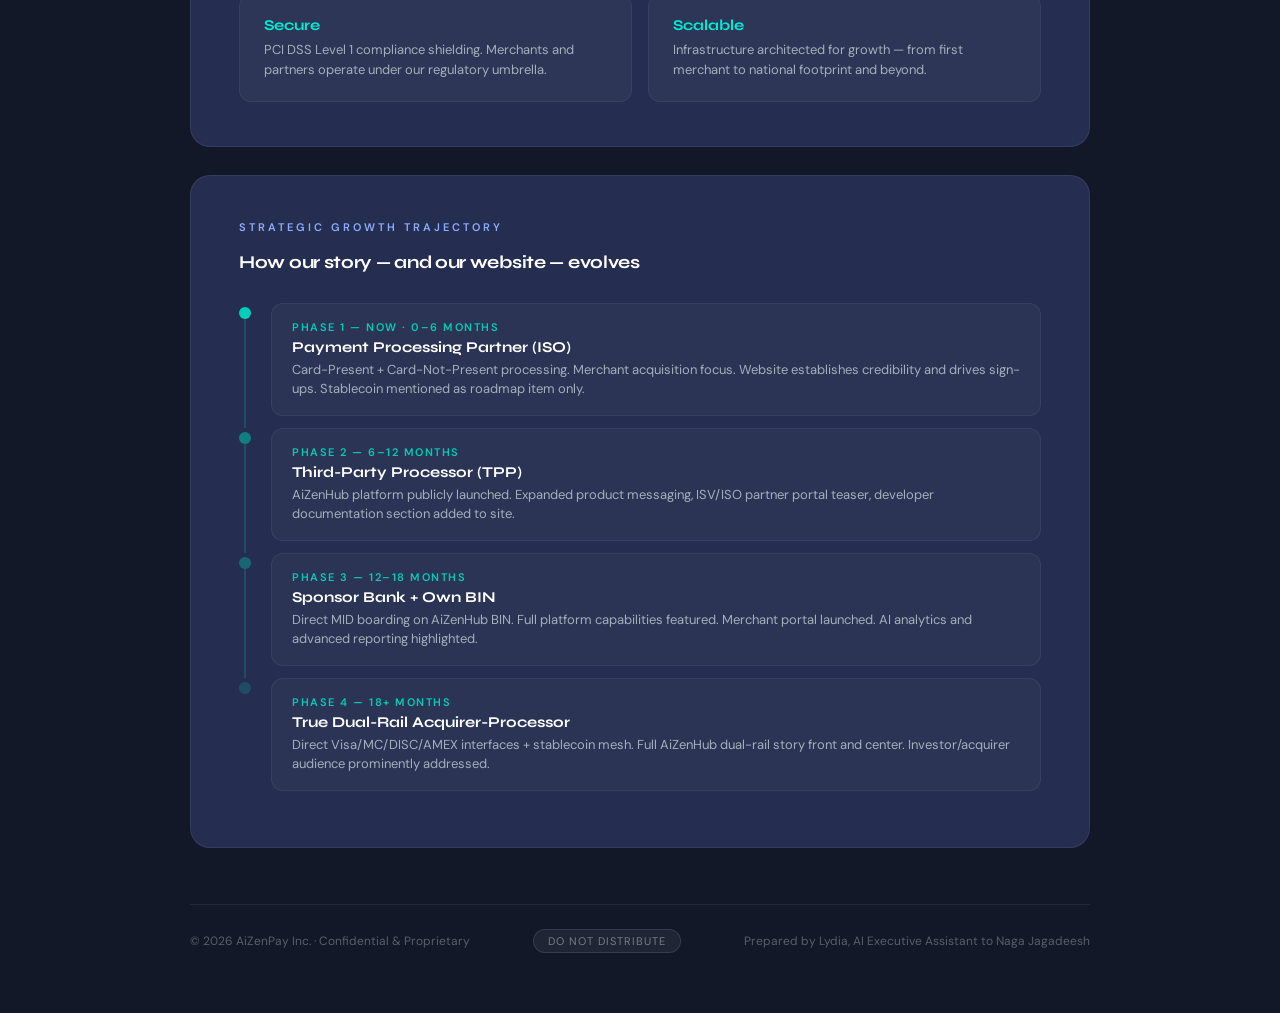
<file: AiZenPay_Vision_Mission.html>
<!DOCTYPE html>
<html lang="en">
<head>
  <meta charset="UTF-8" />
  <meta name="viewport" content="width=device-width, initial-scale=1.0" />
  <title>AiZenPay — Vision, Mission & Positioning</title>
  <link href="https://fonts.googleapis.com/css2?family=Syne:wght@400;600;700;800&family=DM+Sans:ital,wght@0,300;0,400;0,500;1,300&display=swap" rel="stylesheet" />
  <style>
    :root {
      --teal:    #00CDB8;
      --teal-lt: #00EDD6;
      --silver:  #B8C4CA;
      --navy:    #1C2340;
      --navy-dk: #131829;
      --navy-lt: #252E50;
      --white:   #FFFFFF;
      --text-mid:#A3B0BB;
    }

    *, *::before, *::after { box-sizing: border-box; margin: 0; padding: 0; }

    body {
      font-family: 'DM Sans', sans-serif;
      background: var(--navy-dk);
      color: var(--white);
      min-height: 100vh;
      padding: 60px 32px;
    }

    .page {
      max-width: 900px;
      margin: 0 auto;
    }

    /* ── Header ── */
    .header {
      display: flex;
      align-items: center;
      gap: 20px;
      margin-bottom: 64px;
      padding-bottom: 32px;
      border-bottom: 1px solid rgba(0,205,184,0.2);
    }
    .logo-badge {
      width: 64px;
      height: 64px;
      border-radius: 16px;
      background: linear-gradient(135deg, var(--teal), var(--navy-lt));
      display: flex;
      align-items: center;
      justify-content: center;
      font-family: 'Syne', sans-serif;
      font-weight: 800;
      font-size: 22px;
      color: var(--white);
      letter-spacing: -1px;
      flex-shrink: 0;
    }
    .header-text h1 {
      font-family: 'Syne', sans-serif;
      font-weight: 800;
      font-size: 28px;
      letter-spacing: -0.5px;
      color: var(--white);
    }
    .header-text span {
      font-size: 13px;
      color: var(--teal);
      font-weight: 500;
      letter-spacing: 2px;
      text-transform: uppercase;
    }
    .doc-label {
      margin-left: auto;
      font-size: 11px;
      color: var(--text-mid);
      letter-spacing: 1.5px;
      text-transform: uppercase;
      text-align: right;
      line-height: 1.6;
    }

    /* ── Cards ── */
    .card {
      background: var(--navy-lt);
      border: 1px solid rgba(255,255,255,0.07);
      border-radius: 20px;
      padding: 44px 48px;
      margin-bottom: 28px;
      position: relative;
      overflow: hidden;
    }
    .card::before {
      content: '';
      position: absolute;
      top: 0; left: 0; right: 0;
      height: 3px;
    }
    .card.vision::before   { background: linear-gradient(90deg, var(--teal), var(--teal-lt)); }
    .card.mission::before  { background: linear-gradient(90deg, var(--silver), #d8e2e8); }
    .card.position::before { background: linear-gradient(90deg, #4F7CFF, var(--teal)); }
    .card.values::before   { background: linear-gradient(90deg, var(--teal), #4F7CFF); }

    .card-type {
      font-size: 11px;
      font-weight: 600;
      letter-spacing: 3px;
      text-transform: uppercase;
      margin-bottom: 16px;
    }
    .card.vision   .card-type { color: var(--teal); }
    .card.mission  .card-type { color: var(--silver); }
    .card.position .card-type { color: #8AAEFF; }
    .card.values   .card-type { color: var(--teal-lt); }

    .card h2 {
      font-family: 'Syne', sans-serif;
      font-weight: 700;
      font-size: 26px;
      line-height: 1.35;
      color: var(--white);
      margin-bottom: 20px;
      letter-spacing: -0.3px;
    }
    .card p {
      font-size: 16px;
      line-height: 1.75;
      color: #C8D4DC;
      font-weight: 300;
    }

    /* ── Hero tagline ── */
    .tagline-box {
      text-align: center;
      padding: 20px 0 40px;
    }
    .tagline-box .label {
      font-size: 11px;
      letter-spacing: 3px;
      text-transform: uppercase;
      color: var(--teal);
      font-weight: 600;
      margin-bottom: 12px;
    }
    .tagline-box h3 {
      font-family: 'Syne', sans-serif;
      font-size: 38px;
      font-weight: 800;
      letter-spacing: -1px;
      color: var(--white);
      line-height: 1.15;
    }
    .tagline-box h3 span {
      color: var(--teal);
    }

    /* ── Values Grid ── */
    .values-grid {
      display: grid;
      grid-template-columns: repeat(2, 1fr);
      gap: 16px;
      margin-top: 8px;
    }
    .value-item {
      background: rgba(255,255,255,0.04);
      border-radius: 12px;
      padding: 20px 24px;
      border: 1px solid rgba(255,255,255,0.06);
    }
    .value-item .vi-title {
      font-family: 'Syne', sans-serif;
      font-weight: 700;
      font-size: 15px;
      color: var(--teal-lt);
      margin-bottom: 6px;
    }
    .value-item .vi-desc {
      font-size: 13px;
      color: var(--text-mid);
      line-height: 1.6;
    }

    /* ── Phase Evolution ── */
    .phase-section { margin-top: 40px; }
    .phase-section h4 {
      font-family: 'Syne', sans-serif;
      font-weight: 700;
      font-size: 13px;
      letter-spacing: 2px;
      text-transform: uppercase;
      color: var(--teal);
      margin-bottom: 20px;
    }
    .phase-row {
      display: flex;
      gap: 0;
      margin-bottom: 12px;
      align-items: flex-start;
    }
    .phase-dot {
      width: 10px;
      height: 10px;
      border-radius: 50%;
      background: var(--teal);
      margin-top: 5px;
      flex-shrink: 0;
    }
    .phase-line-wrap {
      display: flex;
      flex-direction: column;
      align-items: center;
      flex-shrink: 0;
      margin-right: 20px;
    }
    .phase-dot-lg {
      width: 12px;
      height: 12px;
      border-radius: 50%;
      background: var(--teal);
      flex-shrink: 0;
    }
    .phase-connector {
      width: 2px;
      height: 100%;
      background: rgba(0,205,184,0.25);
      flex-grow: 1;
      min-height: 28px;
    }
    .phase-card {
      background: rgba(255,255,255,0.03);
      border: 1px solid rgba(255,255,255,0.06);
      border-radius: 12px;
      padding: 16px 20px;
      flex-grow: 1;
      margin-bottom: 12px;
    }
    .phase-card .ph-label {
      font-size: 11px;
      letter-spacing: 1.5px;
      text-transform: uppercase;
      color: var(--teal);
      font-weight: 600;
      margin-bottom: 4px;
    }
    .phase-card .ph-title {
      font-family: 'Syne', sans-serif;
      font-weight: 700;
      font-size: 15px;
      color: var(--white);
      margin-bottom: 4px;
    }
    .phase-card .ph-desc {
      font-size: 13px;
      color: var(--text-mid);
      line-height: 1.5;
    }

    /* ── Footer ── */
    .footer {
      margin-top: 56px;
      padding-top: 24px;
      border-top: 1px solid rgba(255,255,255,0.07);
      display: flex;
      justify-content: space-between;
      align-items: center;
      flex-wrap: wrap;
      gap: 12px;
    }
    .footer span {
      font-size: 12px;
      color: rgba(255,255,255,0.3);
    }
    .confidential-badge {
      background: rgba(255,255,255,0.06);
      border: 1px solid rgba(255,255,255,0.1);
      border-radius: 100px;
      padding: 4px 14px;
      font-size: 11px;
      color: rgba(255,255,255,0.4);
      letter-spacing: 1px;
      text-transform: uppercase;
    }
  </style>
</head>
<body>
<div class="page">

  <!-- Header -->
  <div class="header">
    <div class="logo-badge">AZ</div>
    <div class="header-text">
      <span>Internal Document</span>
      <h1>AiZenPay Inc.</h1>
    </div>
    <div class="doc-label">
      Vision & Mission<br/>April 2026 · v1.0
    </div>
  </div>

  <!-- Hero Tagline -->
  <div class="tagline-box">
    <div class="label">Website Hero Tagline</div>
    <h3>Accept Payments with<br/><span>Intelligence.</span></h3>
  </div>

  <!-- Vision -->
  <div class="card vision">
    <div class="card-type">Vision Statement</div>
    <h2>To be America's most trusted AI-powered payment processor — the intelligent bridge between today's card networks and tomorrow's digital economy.</h2>
    <p>We envision a world where every merchant — regardless of size or vertical — can accept, process, and settle payments with speed, security, and intelligent optimization, on both traditional card rails and next-generation digital asset networks, through a single unified platform.</p>
  </div>

  <!-- Mission -->
  <div class="card mission">
    <div class="card-type">Mission Statement</div>
    <h2>Optimize authorization. Reduce cost. Expand acceptance.</h2>
    <p>AiZenPay delivers AI-intelligent payment processing to merchants, ISVs, and ISOs — providing PCI-compliant card acceptance, smart routing that maximizes approval rates, and a clear path to next-generation settlement. We enable our partners to grow revenue confidently, without expanding compliance risk.</p>
  </div>

  <!-- Positioning -->
  <div class="card position">
    <div class="card-type">Market Positioning Statement</div>
    <h2>The first Dual-Rail AI Payments Infrastructure — where card networks meet the digital economy.</h2>
    <p>AiZenPay is pioneering a new payments category: intelligent orchestration that unifies traditional card processing (CP + CNP) with blockchain-based stablecoin settlement (USDC, USDT, USDP) under a single compliance framework, powered by AiZenHub.</p>
  </div>

  <!-- Core Values -->
  <div class="card values">
    <div class="card-type">Core Values — The AiZenPay Promise</div>
    <div class="values-grid">
      <div class="value-item">
        <div class="vi-title">Smart</div>
        <div class="vi-desc">AI-driven routing and risk intelligence built into every transaction, not bolted on.</div>
      </div>
      <div class="value-item">
        <div class="vi-title">Frictionless</div>
        <div class="vi-desc">48-hour onboarding, modern REST APIs, and zero-complexity integrations for partners.</div>
      </div>
      <div class="value-item">
        <div class="vi-title">Secure</div>
        <div class="vi-desc">PCI DSS Level 1 compliance shielding. Merchants and partners operate under our regulatory umbrella.</div>
      </div>
      <div class="value-item">
        <div class="vi-title">Scalable</div>
        <div class="vi-desc">Infrastructure architected for growth — from first merchant to national footprint and beyond.</div>
      </div>
    </div>
  </div>

  <!-- Strategic Evolution -->
  <div class="card" style="background:var(--navy-lt);">
    <div class="card-type" style="color:#8AAEFF;">Strategic Growth Trajectory</div>
    <h2 style="font-size:18px; margin-bottom:28px;">How our story — and our website — evolves</h2>

    <div style="display:flex; flex-direction:column; gap:0;">

      <div style="display:flex; gap:0; align-items:stretch;">
        <div style="display:flex; flex-direction:column; align-items:center; margin-right:20px; flex-shrink:0;">
          <div style="width:12px;height:12px;border-radius:50%;background:var(--teal);flex-shrink:0;margin-top:4px;"></div>
          <div style="width:2px;flex-grow:1;background:rgba(0,205,184,0.2);min-height:40px;"></div>
        </div>
        <div class="phase-card" style="margin-bottom:12px;">
          <div class="ph-label">Phase 1 — Now · 0–6 Months</div>
          <div class="ph-title">Payment Processing Partner (ISO)</div>
          <div class="ph-desc">Card-Present + Card-Not-Present processing. Merchant acquisition focus. Website establishes credibility and drives sign-ups. Stablecoin mentioned as roadmap item only.</div>
        </div>
      </div>

      <div style="display:flex; gap:0; align-items:stretch;">
        <div style="display:flex; flex-direction:column; align-items:center; margin-right:20px; flex-shrink:0;">
          <div style="width:12px;height:12px;border-radius:50%;background:rgba(0,205,184,0.5);flex-shrink:0;margin-top:4px;"></div>
          <div style="width:2px;flex-grow:1;background:rgba(0,205,184,0.2);min-height:40px;"></div>
        </div>
        <div class="phase-card" style="margin-bottom:12px;">
          <div class="ph-label">Phase 2 — 6–12 Months</div>
          <div class="ph-title">Third-Party Processor (TPP)</div>
          <div class="ph-desc">AiZenHub platform publicly launched. Expanded product messaging, ISV/ISO partner portal teaser, developer documentation section added to site.</div>
        </div>
      </div>

      <div style="display:flex; gap:0; align-items:stretch;">
        <div style="display:flex; flex-direction:column; align-items:center; margin-right:20px; flex-shrink:0;">
          <div style="width:12px;height:12px;border-radius:50%;background:rgba(0,205,184,0.35);flex-shrink:0;margin-top:4px;"></div>
          <div style="width:2px;flex-grow:1;background:rgba(0,205,184,0.2);min-height:40px;"></div>
        </div>
        <div class="phase-card" style="margin-bottom:12px;">
          <div class="ph-label">Phase 3 — 12–18 Months</div>
          <div class="ph-title">Sponsor Bank + Own BIN</div>
          <div class="ph-desc">Direct MID boarding on AiZenHub BIN. Full platform capabilities featured. Merchant portal launched. AI analytics and advanced reporting highlighted.</div>
        </div>
      </div>

      <div style="display:flex; gap:0; align-items:stretch;">
        <div style="display:flex; flex-direction:column; align-items:center; margin-right:20px; flex-shrink:0;">
          <div style="width:12px;height:12px;border-radius:50%;background:rgba(0,205,184,0.2);flex-shrink:0;margin-top:4px;"></div>
        </div>
        <div class="phase-card">
          <div class="ph-label">Phase 4 — 18+ Months</div>
          <div class="ph-title">True Dual-Rail Acquirer-Processor</div>
          <div class="ph-desc">Direct Visa/MC/DISC/AMEX interfaces + stablecoin mesh. Full AiZenHub dual-rail story front and center. Investor/acquirer audience prominently addressed.</div>
        </div>
      </div>

    </div>
  </div>

  <!-- Footer -->
  <div class="footer">
    <span>© 2026 AiZenPay Inc. · Confidential & Proprietary</span>
    <div class="confidential-badge">Do Not Distribute</div>
    <span>Prepared by Lydia, AI Executive Assistant to Naga Jagadeesh</span>
  </div>

</div>
</body>
</html>
</file>
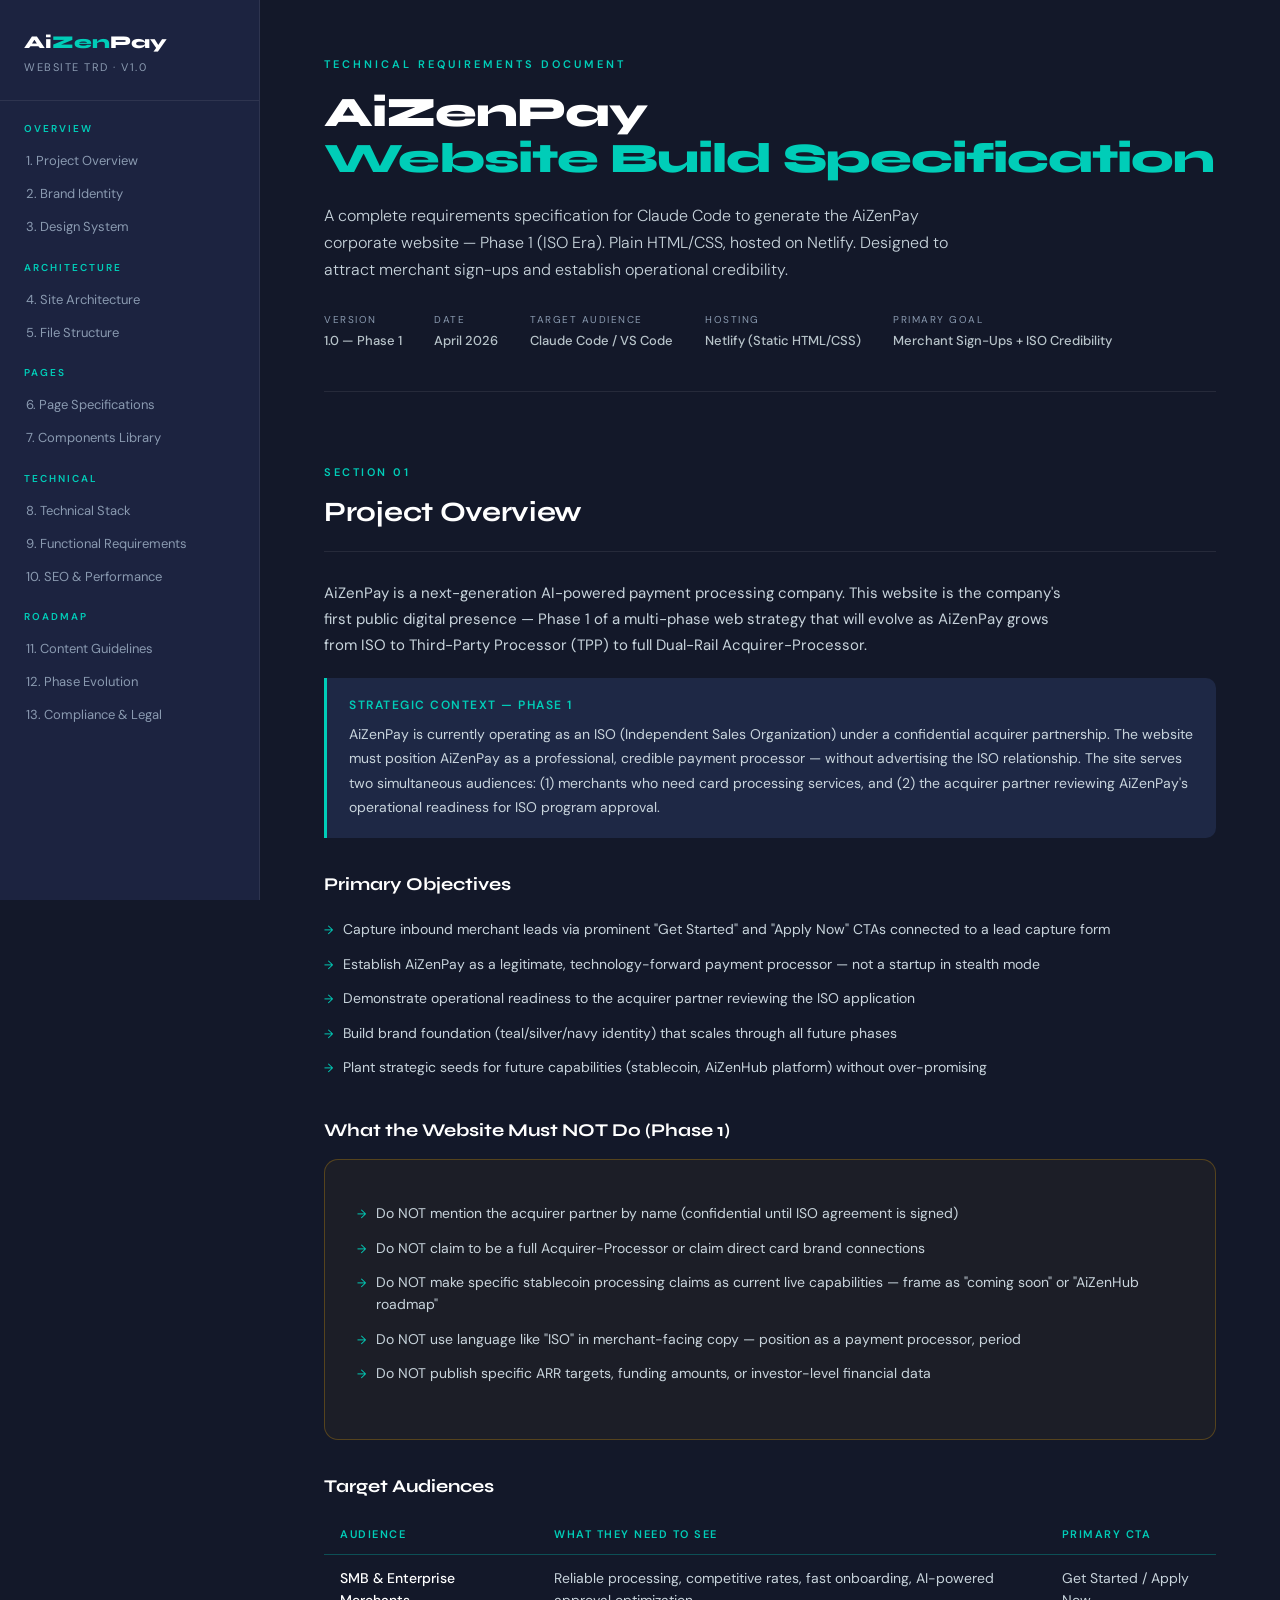
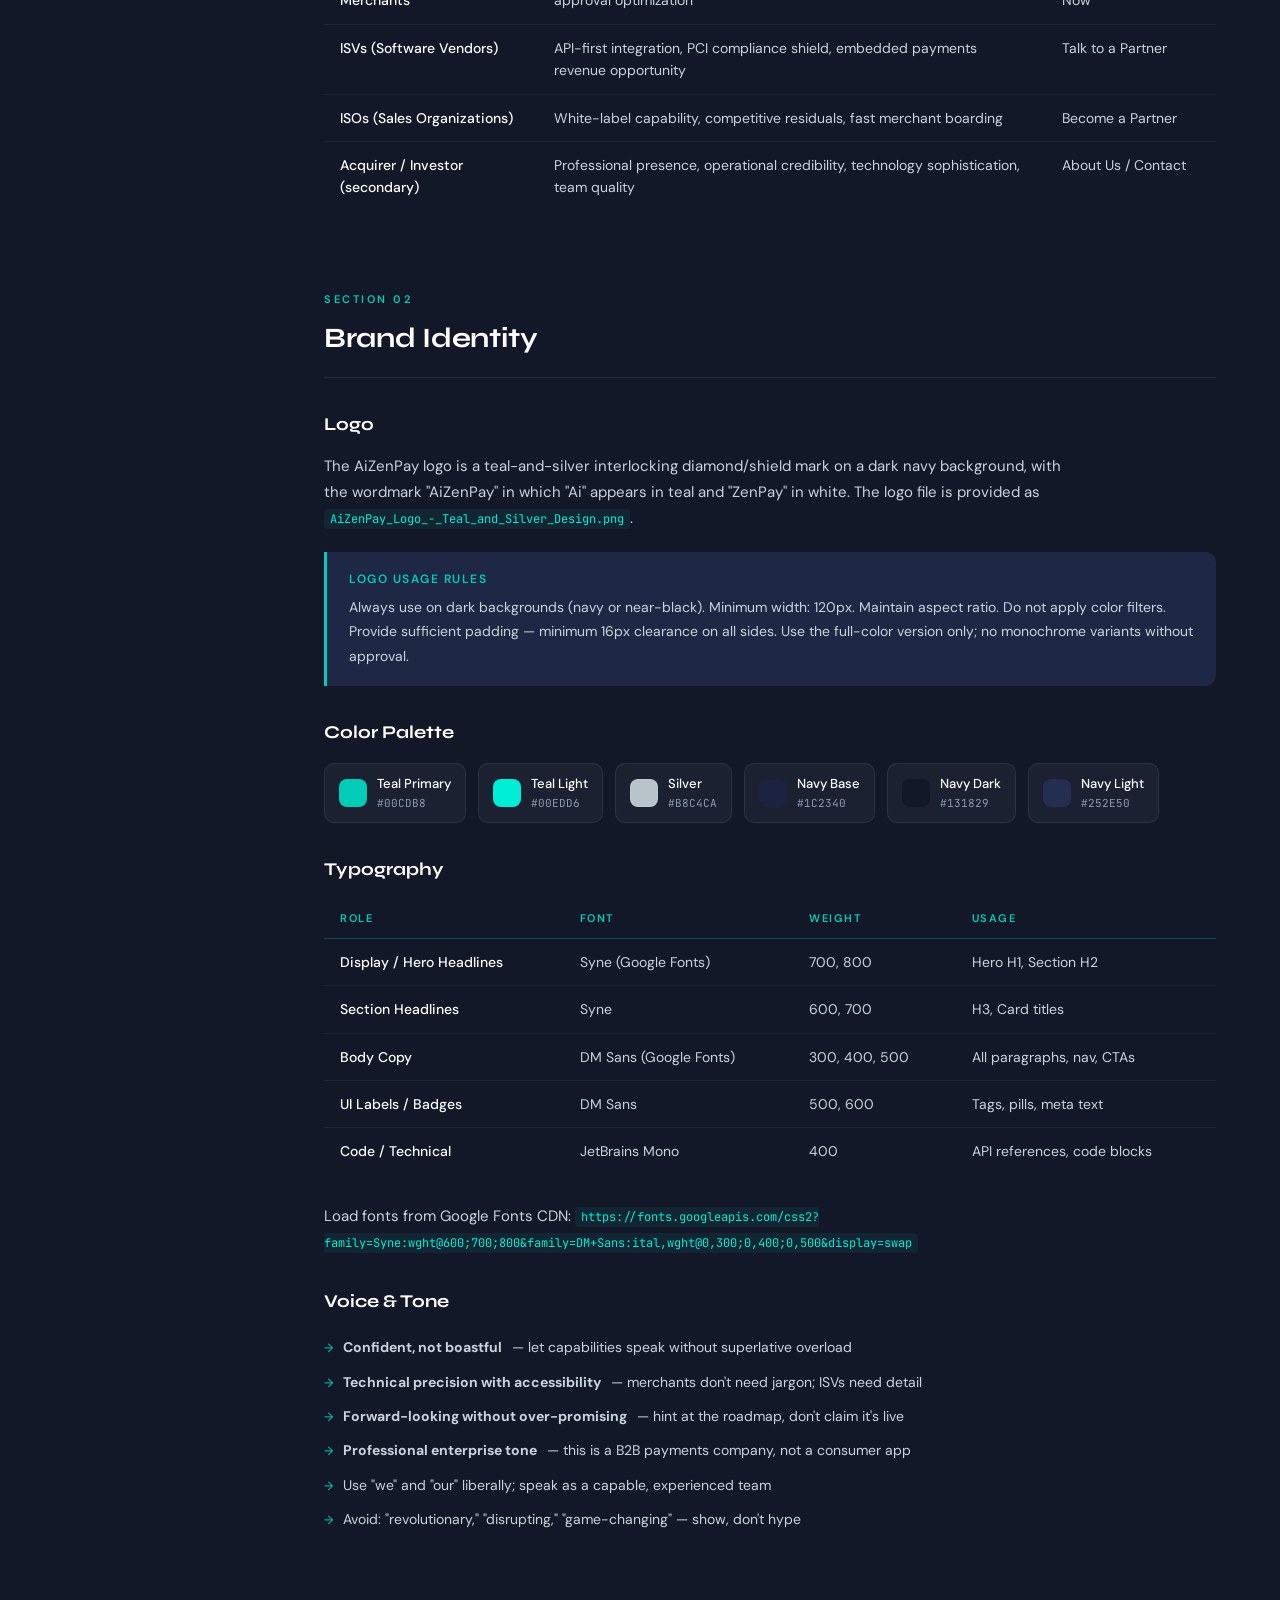
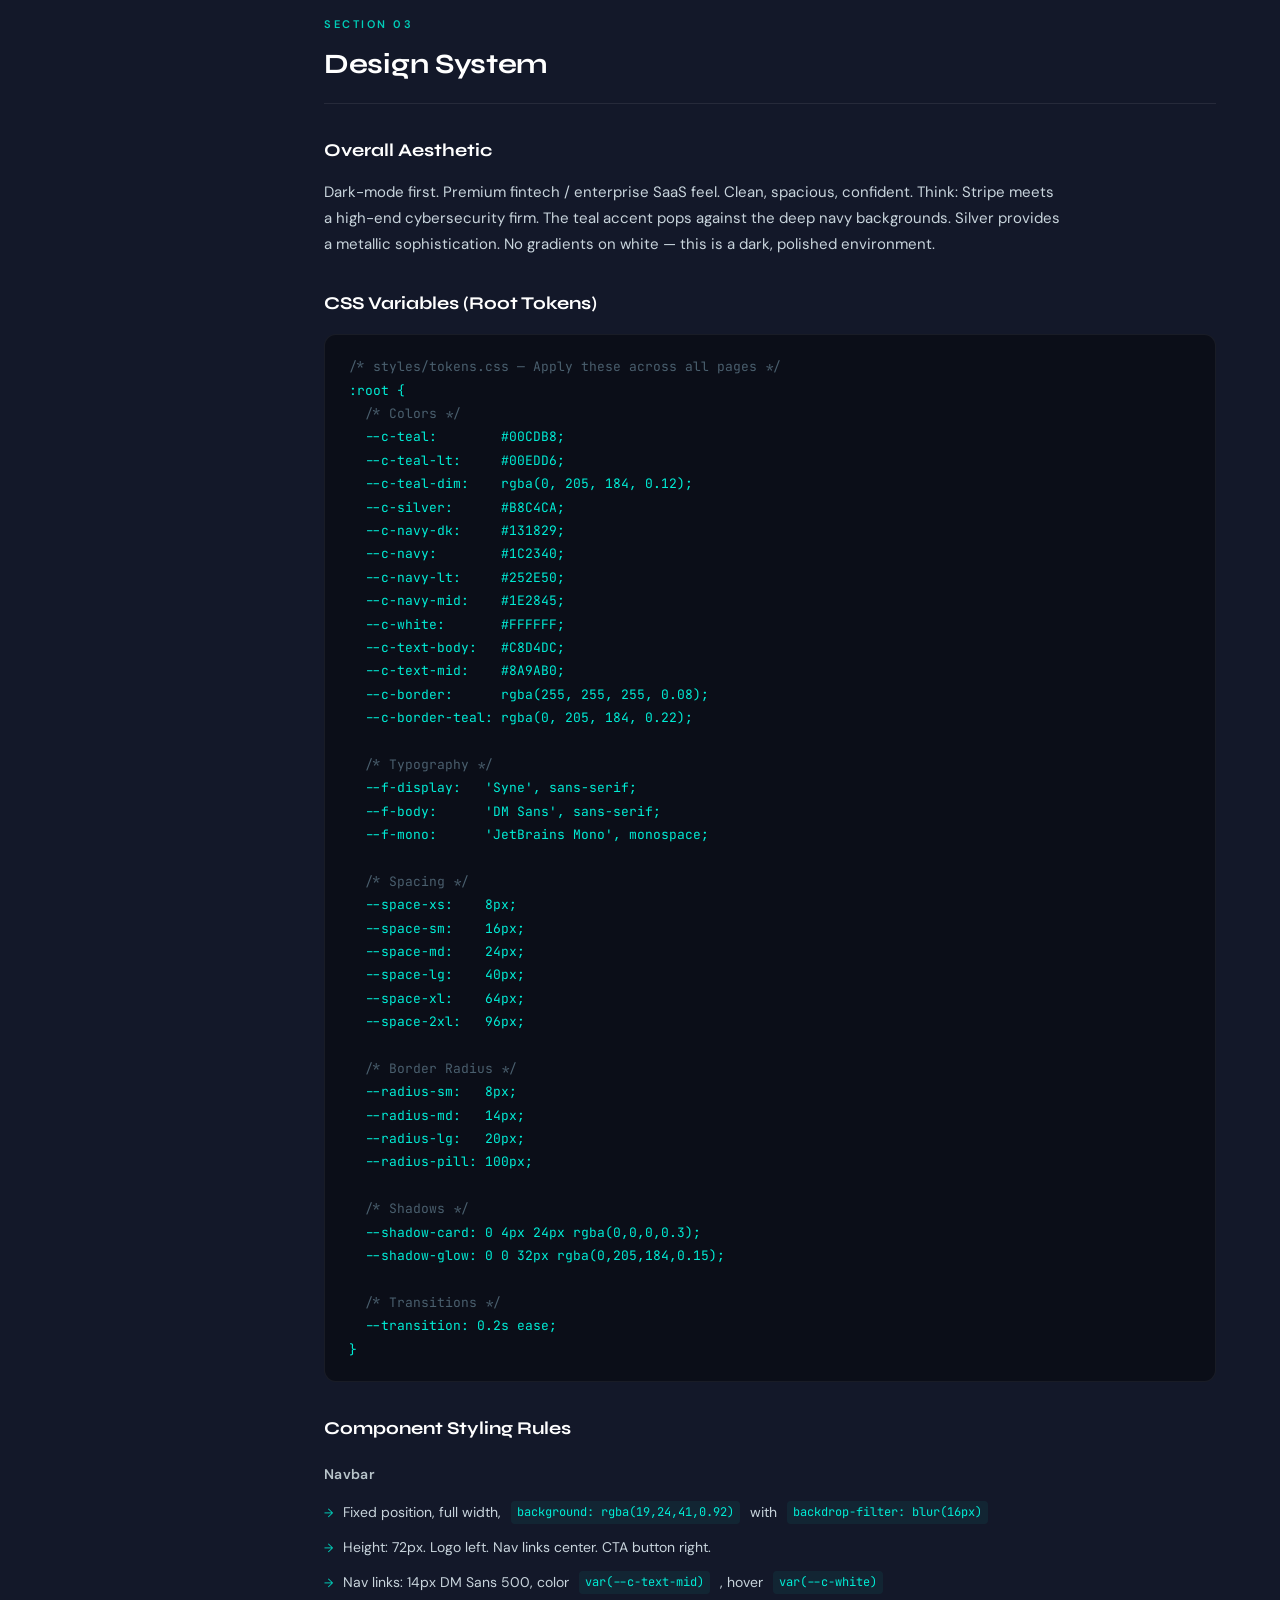
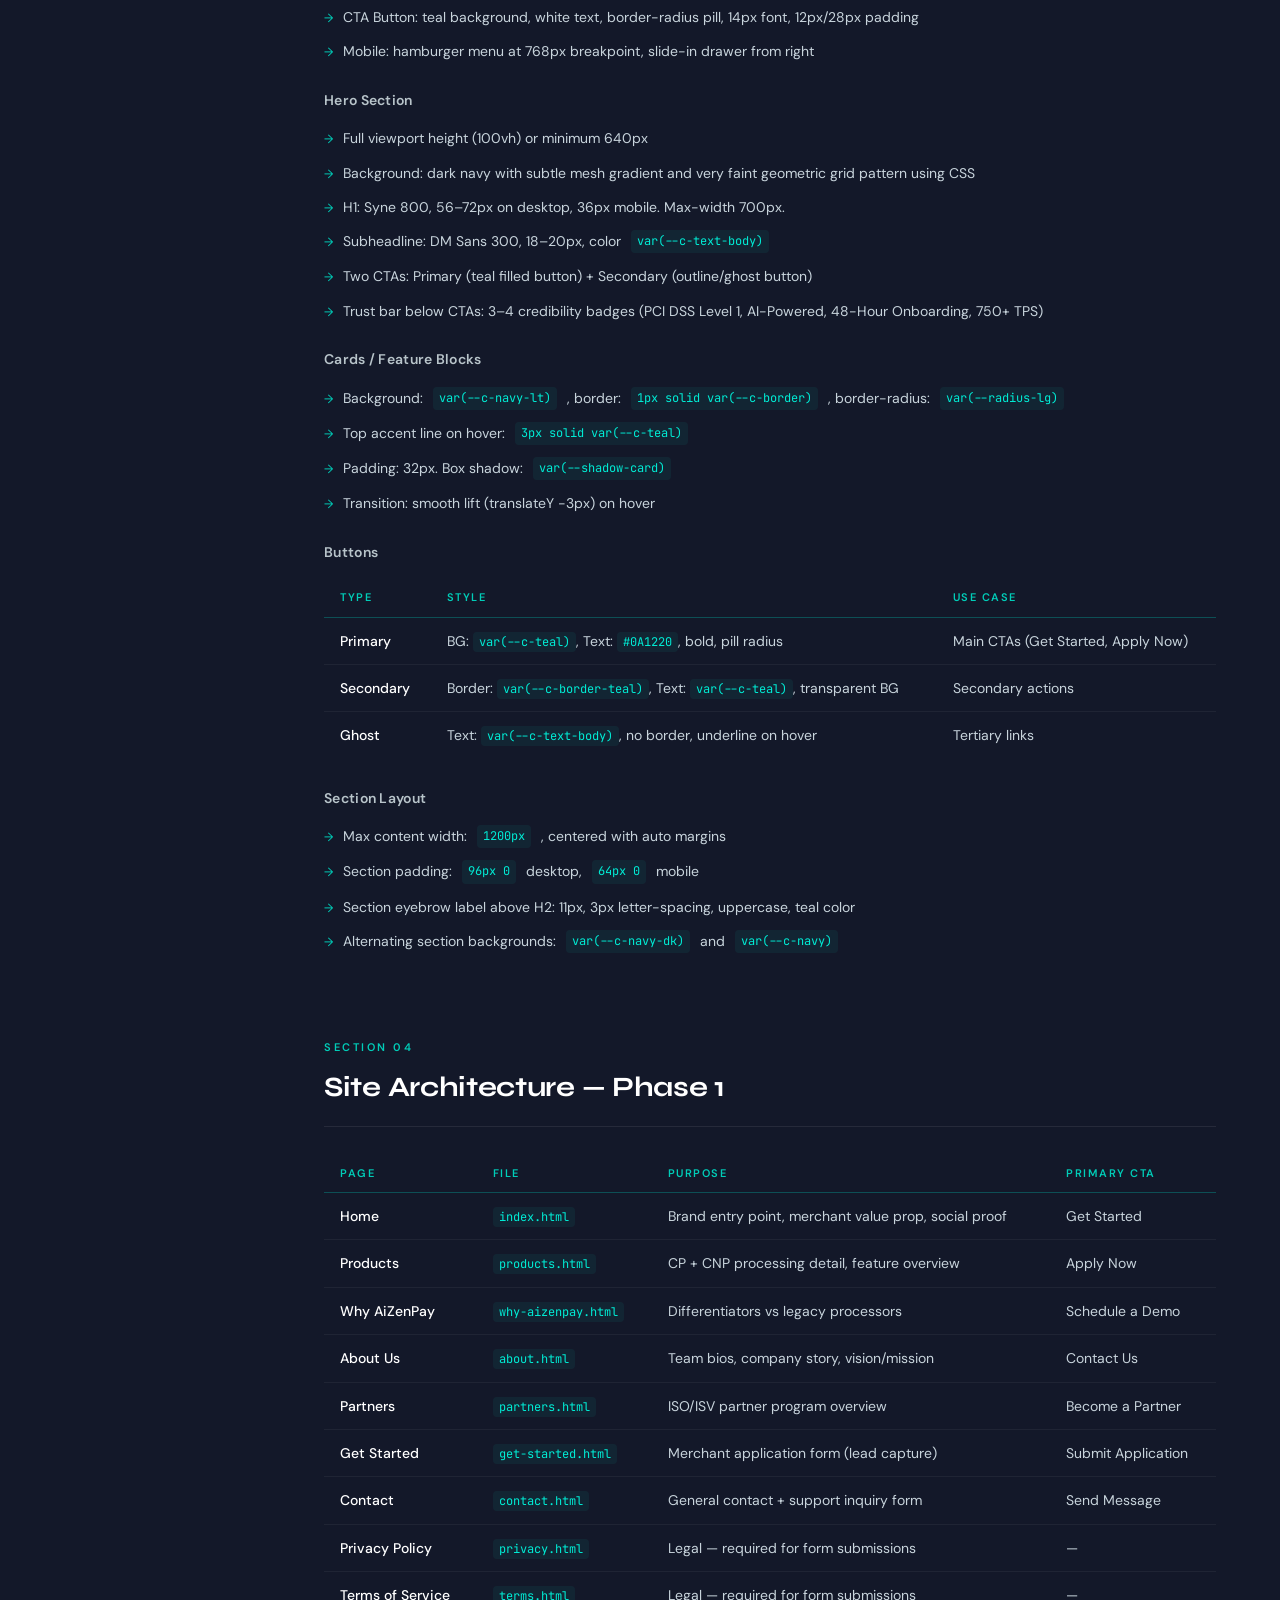
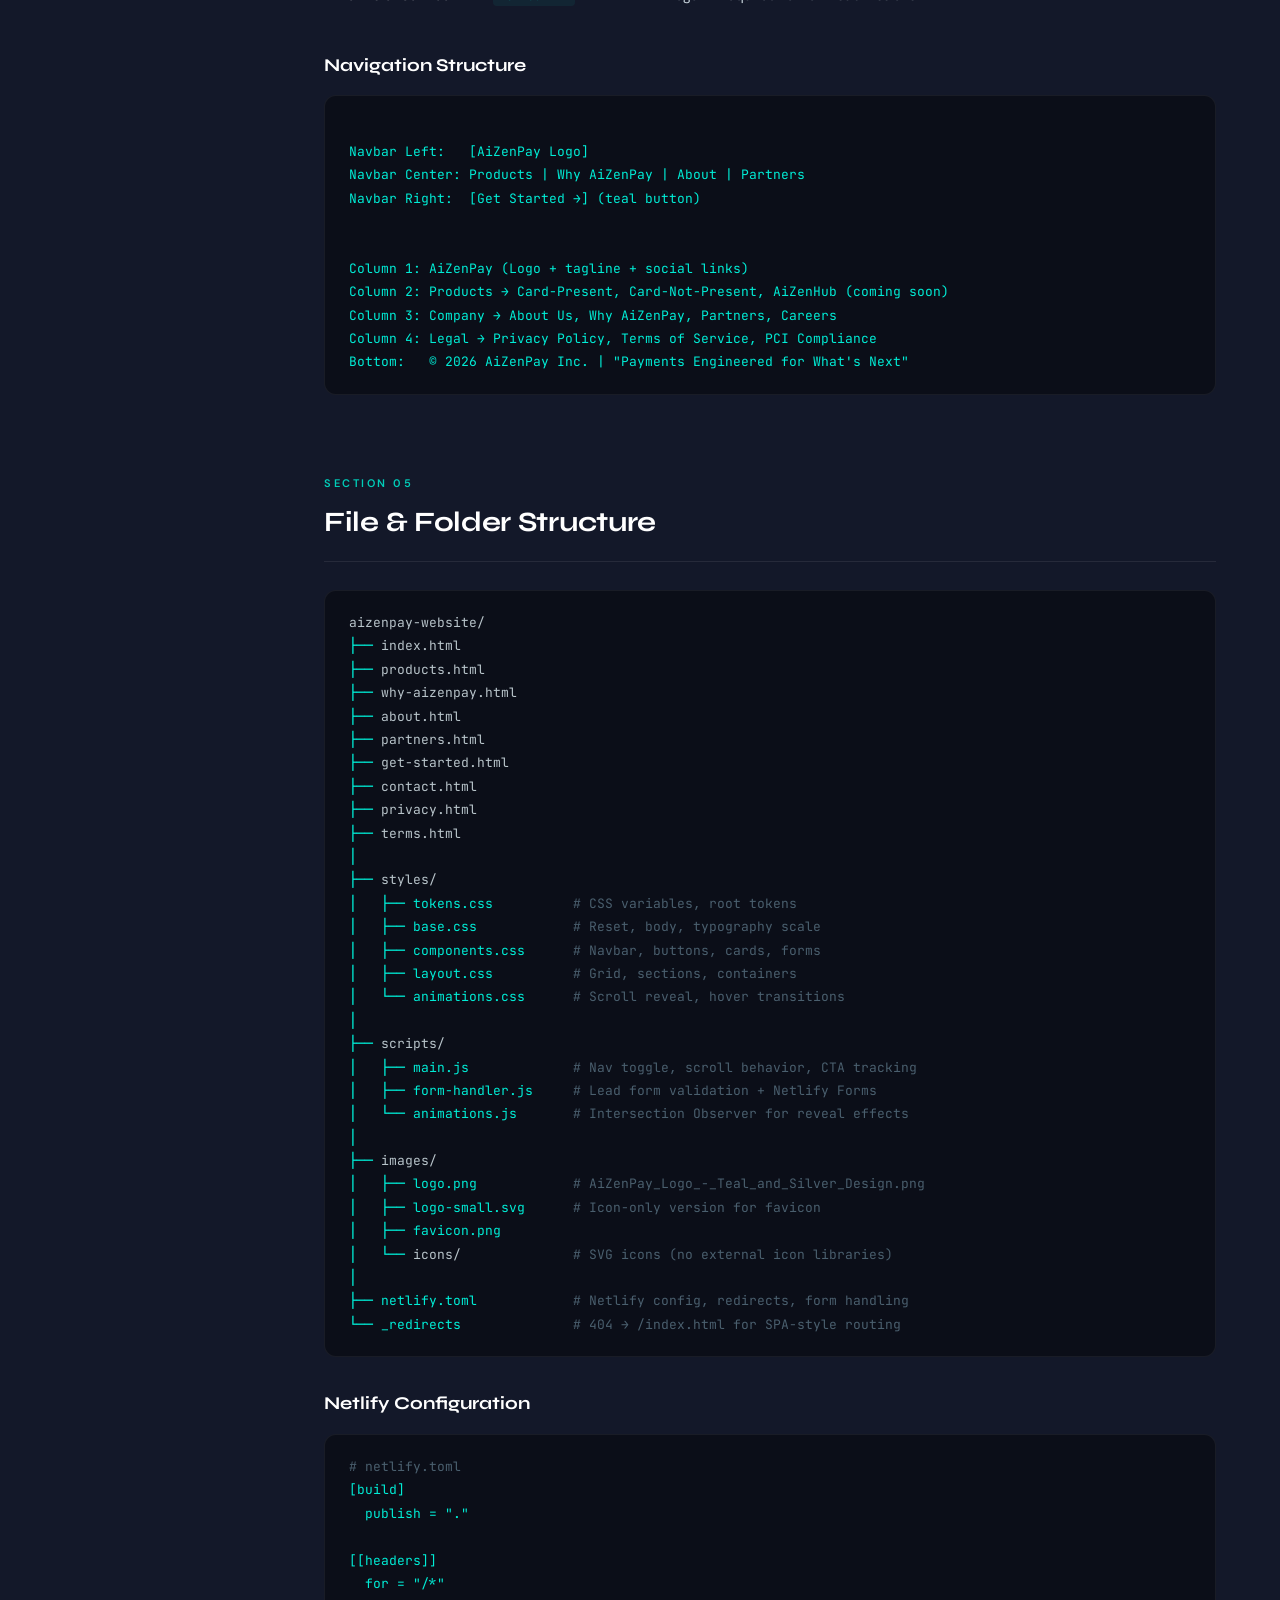
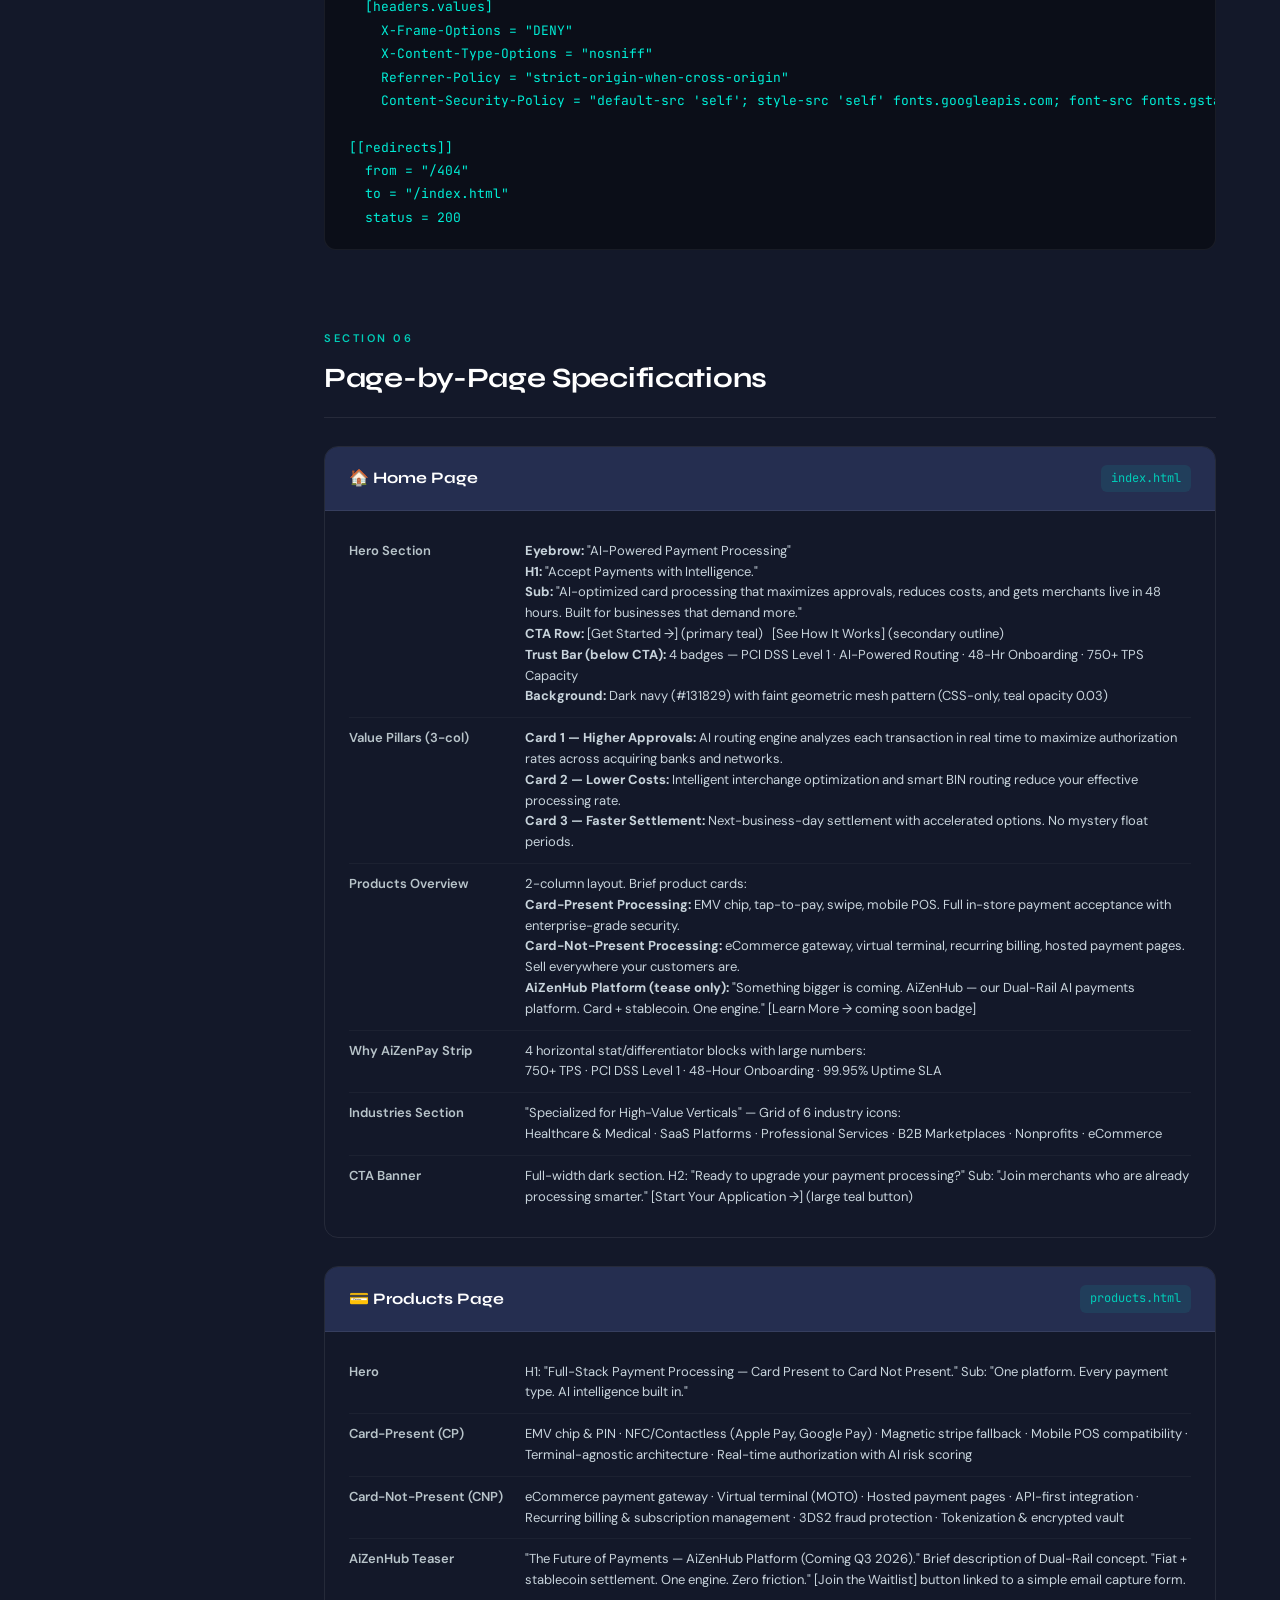
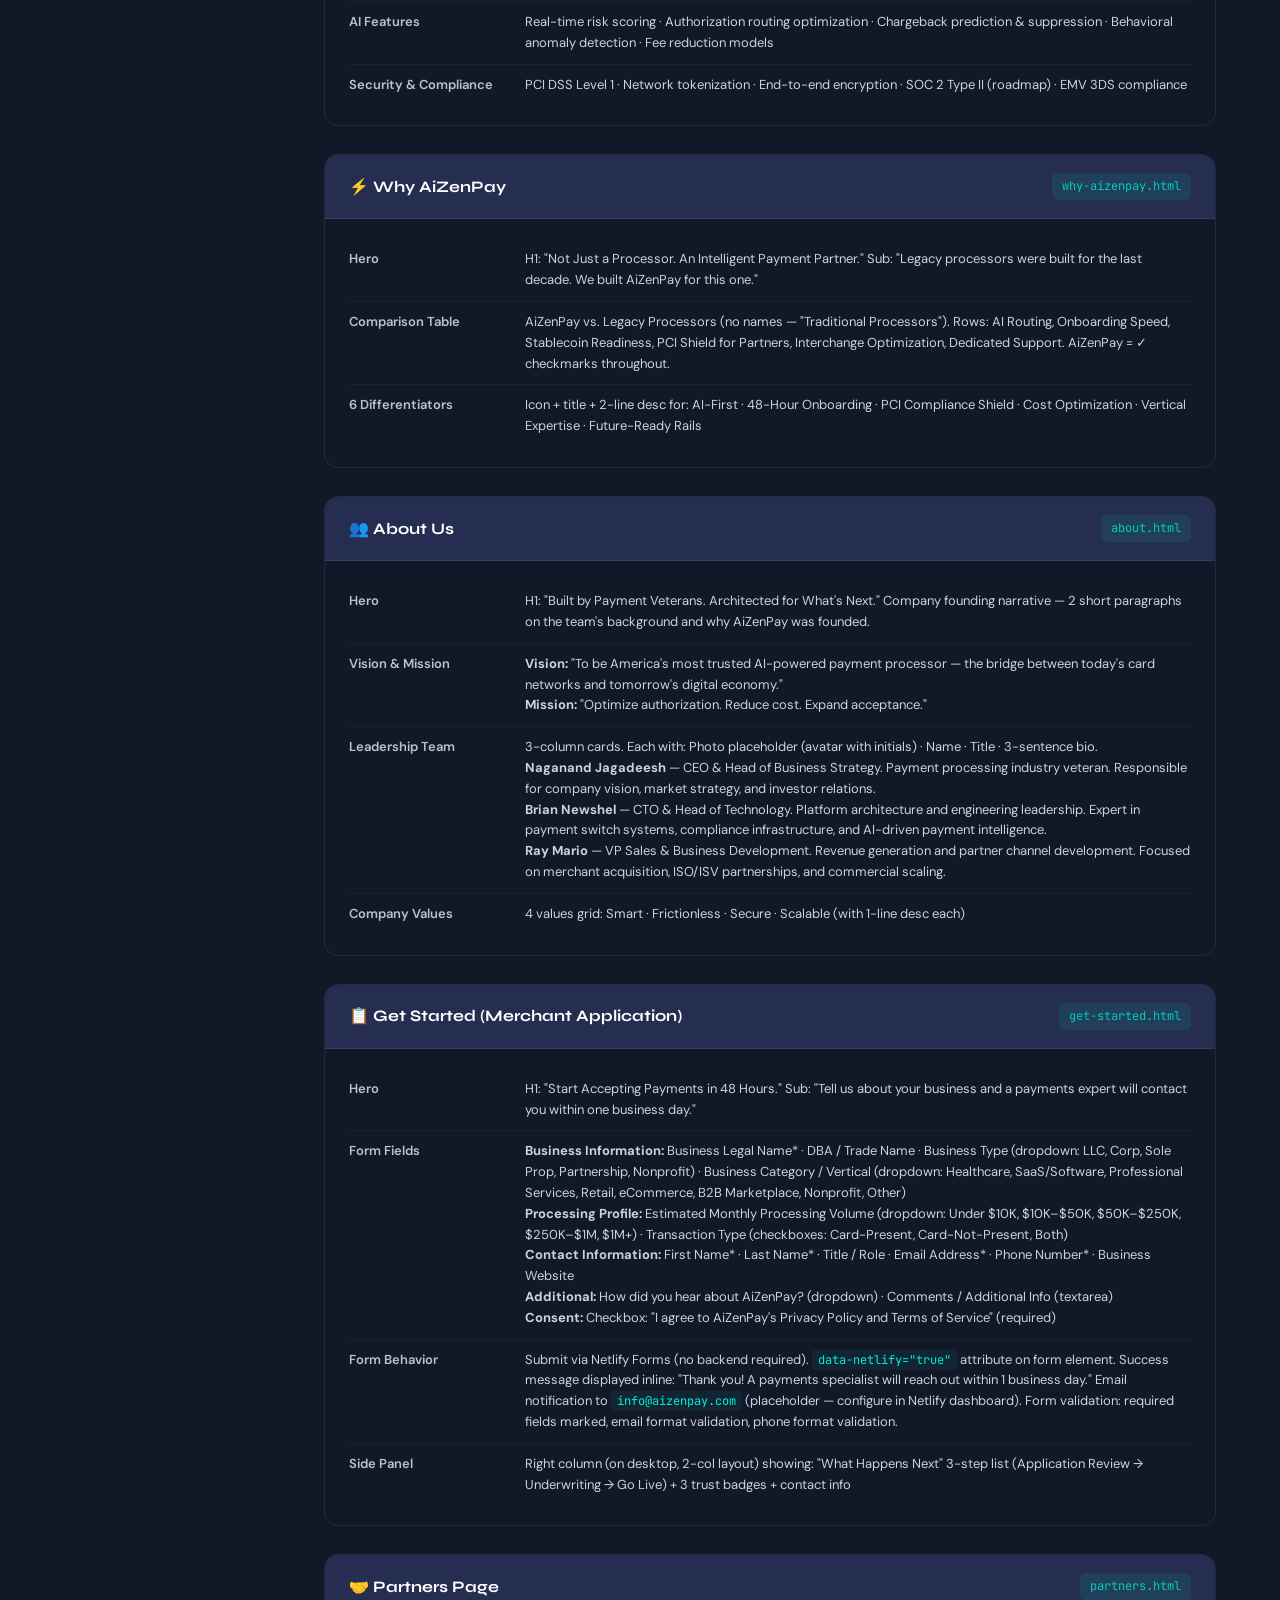
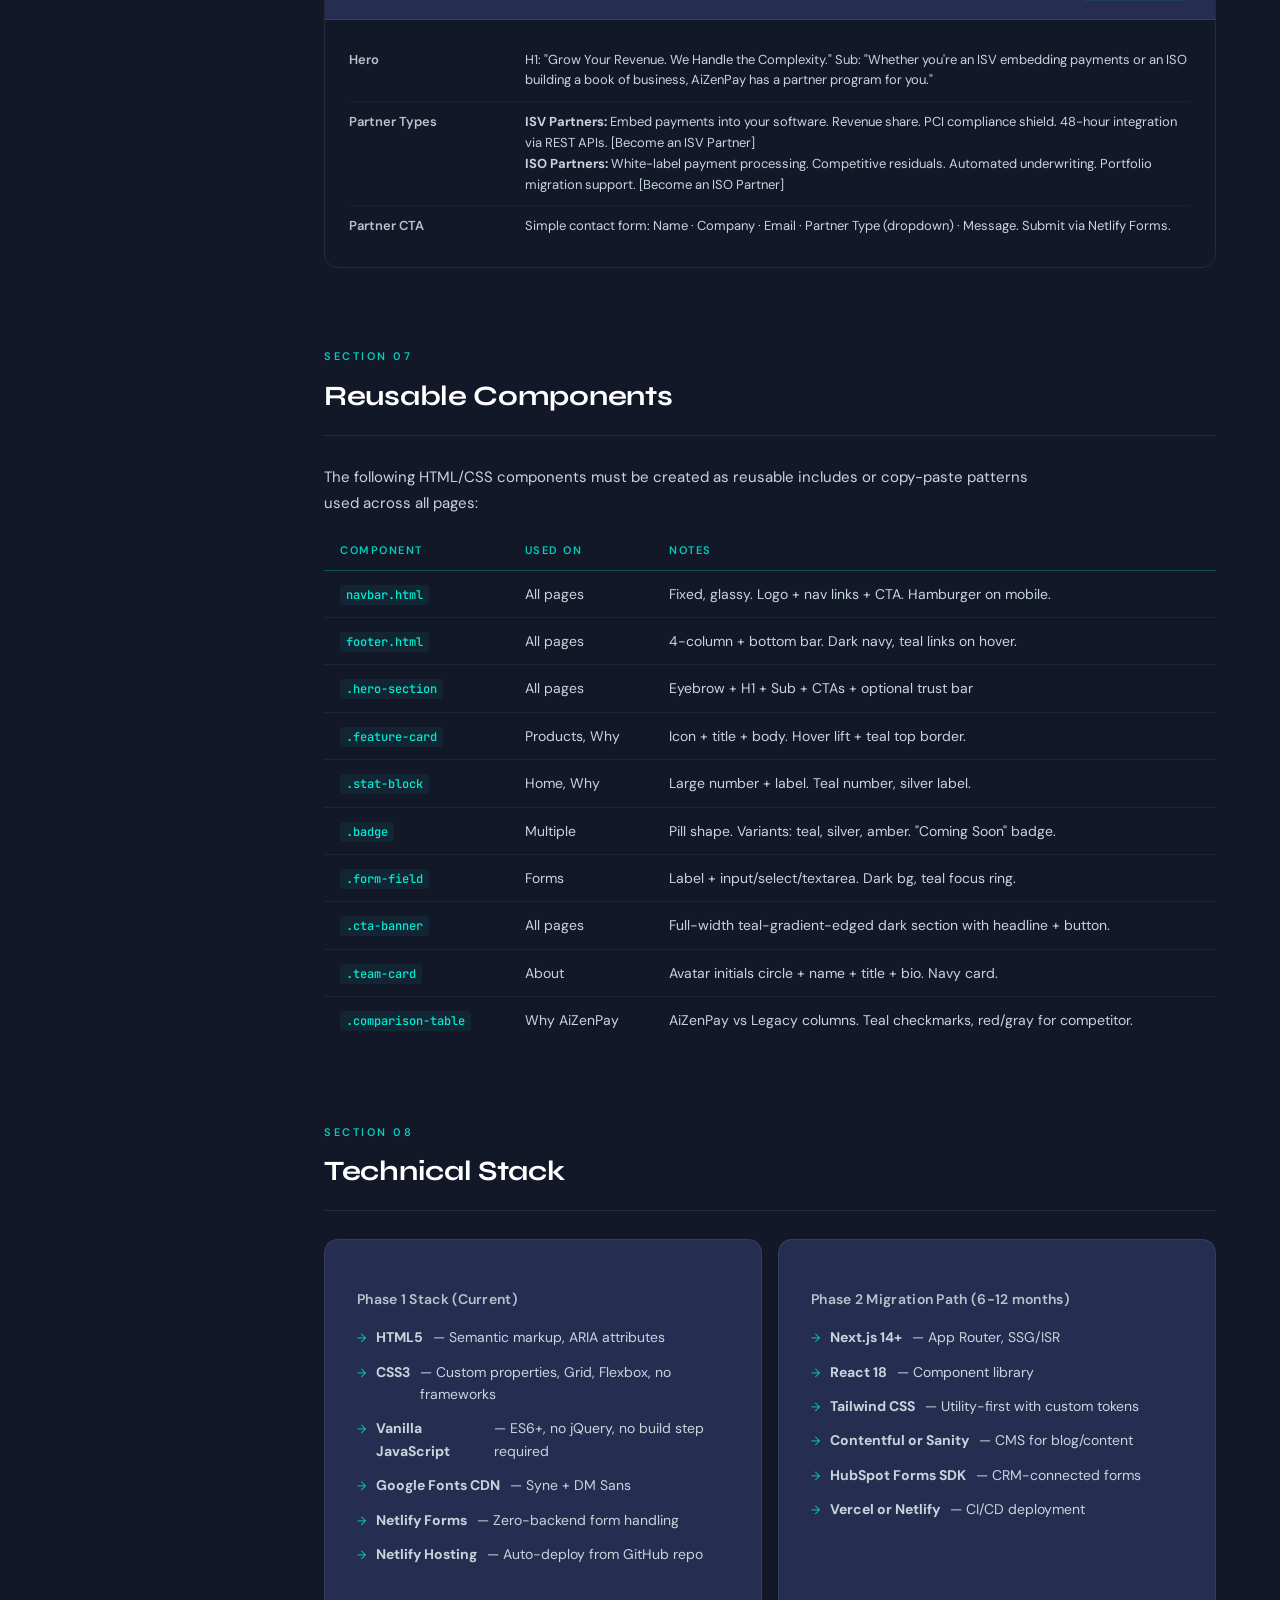
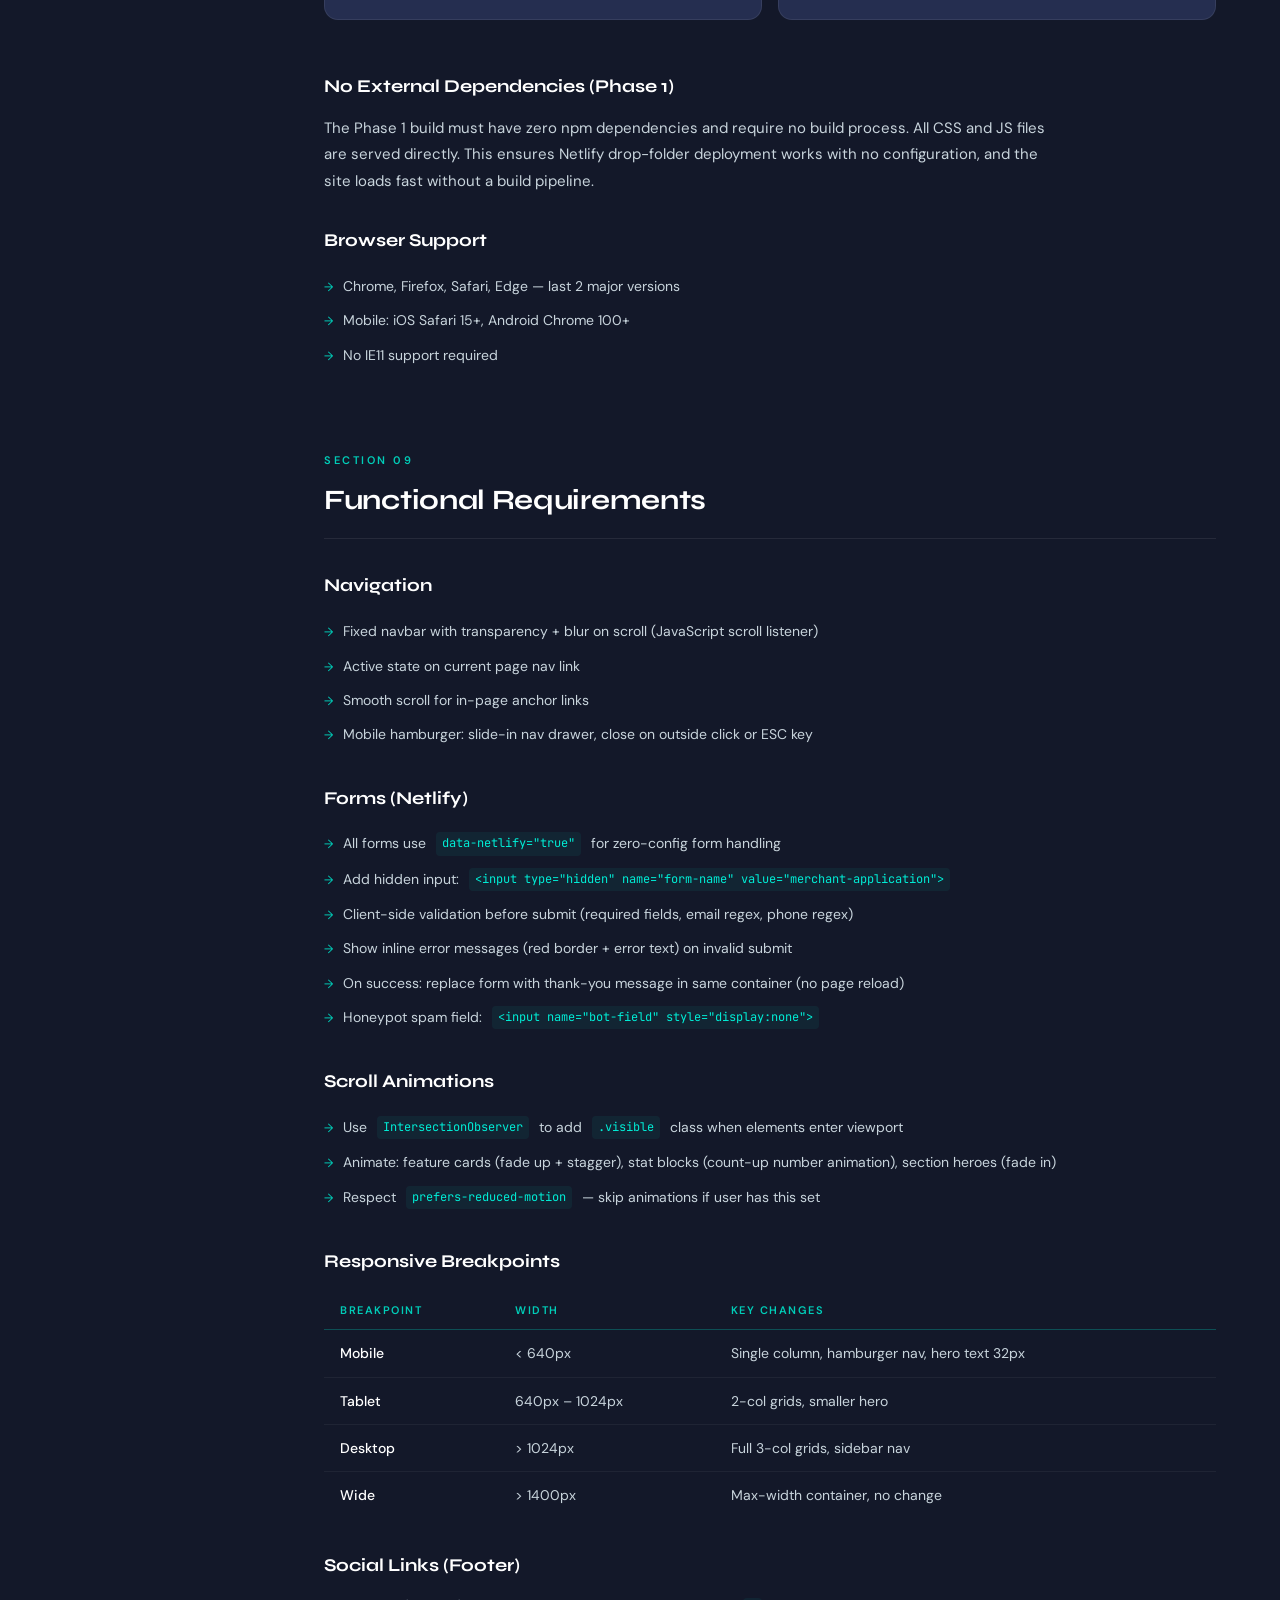
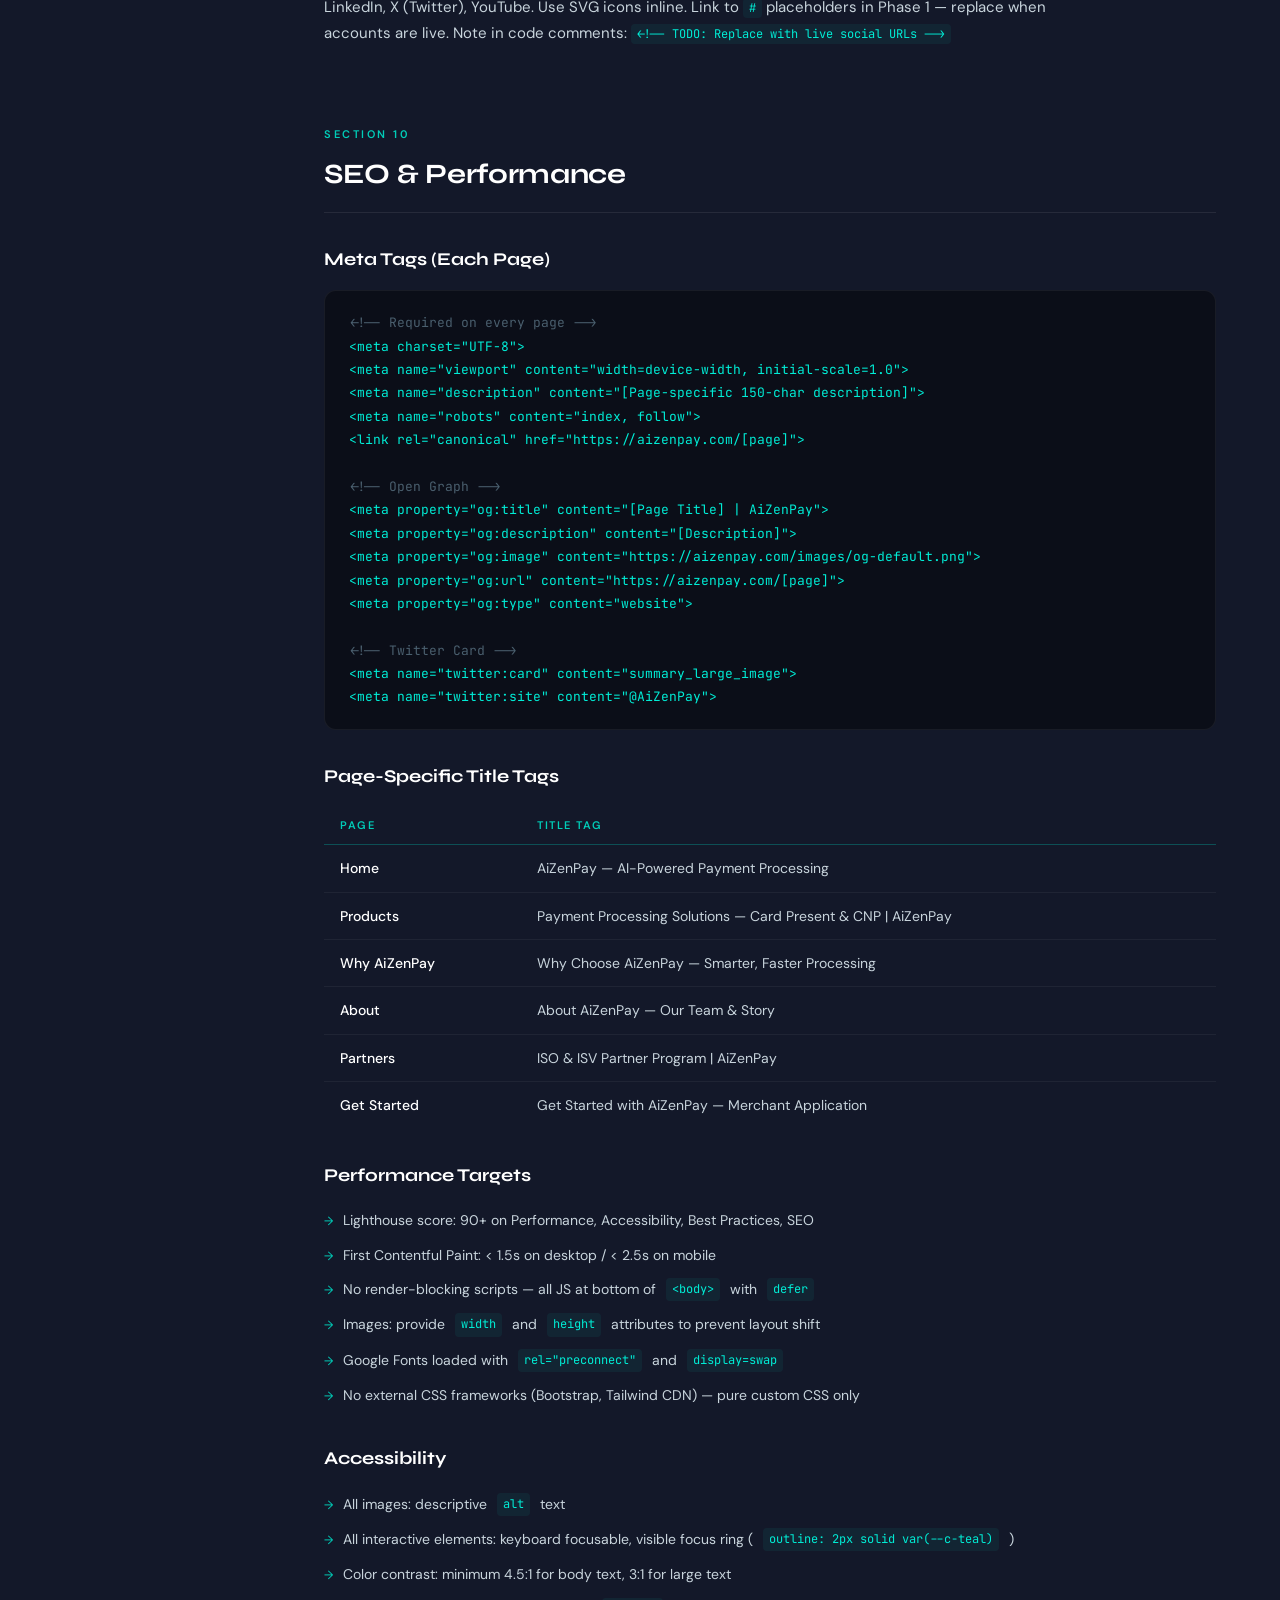
<file: AiZenPay_Website_TRD_v1.html>
<!DOCTYPE html>
<html lang="en">
<head>
  <meta charset="UTF-8" />
  <meta name="viewport" content="width=device-width, initial-scale=1.0" />
  <title>AiZenPay Website — Technical Requirements Document</title>
  <link href="https://fonts.googleapis.com/css2?family=Syne:wght@600;700;800&family=DM+Sans:ital,wght@0,300;0,400;0,500;1,300&family=JetBrains+Mono:wght@400;500&display=swap" rel="stylesheet" />
  <style>
    :root {
      --teal:    #00CDB8;
      --teal-lt: #00EDD6;
      --silver:  #B8C4CA;
      --navy:    #1C2340;
      --navy-dk: #131829;
      --navy-lt: #252E50;
      --navy-mid:#1E2845;
      --white:   #FFFFFF;
      --text-mid:#8A9AB0;
      --text-body:#C8D4DC;
      --border:  rgba(255,255,255,0.08);
      --code-bg: rgba(0,205,184,0.07);
    }
    *, *::before, *::after { box-sizing: border-box; margin: 0; padding: 0; }
    html { scroll-behavior: smooth; }

    body {
      font-family: 'DM Sans', sans-serif;
      background: var(--navy-dk);
      color: var(--white);
      line-height: 1.6;
    }

    /* ── Sidebar TOC ── */
    .sidebar {
      position: fixed;
      left: 0; top: 0; bottom: 0;
      width: 260px;
      background: var(--navy);
      border-right: 1px solid var(--border);
      overflow-y: auto;
      padding: 28px 0;
      z-index: 100;
    }
    .sidebar-logo {
      padding: 0 24px 24px;
      border-bottom: 1px solid var(--border);
      margin-bottom: 20px;
    }
    .sidebar-logo .brand {
      font-family: 'Syne', sans-serif;
      font-weight: 800;
      font-size: 18px;
      color: var(--white);
    }
    .sidebar-logo .brand span { color: var(--teal); }
    .sidebar-logo .doc-title {
      font-size: 11px;
      color: var(--text-mid);
      letter-spacing: 1.5px;
      text-transform: uppercase;
      margin-top: 2px;
    }
    .toc-section {
      padding: 0 0 16px;
    }
    .toc-section-title {
      font-size: 10px;
      font-weight: 600;
      letter-spacing: 2px;
      text-transform: uppercase;
      color: var(--teal);
      padding: 0 24px 8px;
    }
    .toc-link {
      display: block;
      padding: 6px 24px;
      font-size: 13px;
      color: var(--text-mid);
      text-decoration: none;
      transition: color 0.15s, background 0.15s;
      border-left: 2px solid transparent;
    }
    .toc-link:hover {
      color: var(--white);
      background: rgba(255,255,255,0.04);
      border-left-color: var(--teal);
    }

    /* ── Main Content ── */
    .main {
      margin-left: 260px;
      padding: 56px 64px 80px;
      max-width: 1100px;
    }

    /* ── Doc Header ── */
    .doc-header {
      margin-bottom: 64px;
      padding-bottom: 40px;
      border-bottom: 1px solid var(--border);
    }
    .doc-header .eyebrow {
      font-size: 11px;
      font-weight: 600;
      letter-spacing: 3px;
      text-transform: uppercase;
      color: var(--teal);
      margin-bottom: 16px;
    }
    .doc-header h1 {
      font-family: 'Syne', sans-serif;
      font-weight: 800;
      font-size: 42px;
      letter-spacing: -1px;
      line-height: 1.1;
      color: var(--white);
      margin-bottom: 20px;
    }
    .doc-header h1 span { color: var(--teal); }
    .doc-header .subtitle {
      font-size: 16px;
      color: var(--text-body);
      max-width: 640px;
      line-height: 1.7;
      font-weight: 300;
    }
    .meta-row {
      display: flex;
      gap: 32px;
      margin-top: 28px;
      flex-wrap: wrap;
    }
    .meta-item { display: flex; flex-direction: column; }
    .meta-item .ml { font-size: 10px; letter-spacing: 1.5px; text-transform: uppercase; color: var(--text-mid); margin-bottom: 3px; }
    .meta-item .mv { font-size: 13px; color: var(--silver); font-weight: 500; }

    /* ── Sections ── */
    .section {
      margin-bottom: 72px;
      padding-top: 8px;
    }
    .section-number {
      font-size: 11px;
      font-weight: 600;
      letter-spacing: 2.5px;
      text-transform: uppercase;
      color: var(--teal);
      margin-bottom: 8px;
    }
    .section h2 {
      font-family: 'Syne', sans-serif;
      font-weight: 700;
      font-size: 28px;
      letter-spacing: -0.3px;
      color: var(--white);
      margin-bottom: 28px;
      padding-bottom: 16px;
      border-bottom: 1px solid var(--border);
    }
    .section h3 {
      font-family: 'Syne', sans-serif;
      font-weight: 700;
      font-size: 18px;
      color: var(--white);
      margin: 32px 0 14px;
    }
    .section h4 {
      font-size: 14px;
      font-weight: 600;
      color: var(--silver);
      margin: 20px 0 10px;
      letter-spacing: 0.3px;
    }
    .section p {
      font-size: 15px;
      color: var(--text-body);
      line-height: 1.75;
      margin-bottom: 14px;
      max-width: 740px;
    }

    /* ── Cards ── */
    .card {
      background: var(--navy-lt);
      border: 1px solid var(--border);
      border-radius: 14px;
      padding: 28px 32px;
      margin-bottom: 20px;
    }
    .card.highlight {
      border-color: rgba(0,205,184,0.25);
      background: rgba(0,205,184,0.05);
    }
    .card.warning {
      border-color: rgba(255,180,0,0.25);
      background: rgba(255,180,0,0.04);
    }

    /* ── Grid layouts ── */
    .two-col { display: grid; grid-template-columns: 1fr 1fr; gap: 16px; margin-bottom: 20px; }
    .three-col { display: grid; grid-template-columns: repeat(3, 1fr); gap: 16px; margin-bottom: 20px; }

    /* ── Info blocks ── */
    .info-block {
      background: var(--navy-mid);
      border-left: 3px solid var(--teal);
      border-radius: 0 10px 10px 0;
      padding: 18px 22px;
      margin: 20px 0;
    }
    .info-block.amber { border-left-color: #FFB800; }
    .info-block .ib-title {
      font-size: 12px;
      font-weight: 600;
      letter-spacing: 1.5px;
      text-transform: uppercase;
      color: var(--teal);
      margin-bottom: 6px;
    }
    .info-block.amber .ib-title { color: #FFB800; }
    .info-block p { font-size: 14px; color: var(--text-body); margin: 0; max-width: none; }

    /* ── Code / spec blocks ── */
    code {
      font-family: 'JetBrains Mono', monospace;
      font-size: 12px;
      background: var(--code-bg);
      color: var(--teal-lt);
      padding: 2px 6px;
      border-radius: 4px;
    }
    .code-block {
      font-family: 'JetBrains Mono', monospace;
      font-size: 13px;
      background: rgba(0,0,0,0.4);
      border: 1px solid rgba(255,255,255,0.06);
      border-radius: 12px;
      padding: 20px 24px;
      margin: 16px 0 24px;
      color: var(--teal-lt);
      line-height: 1.8;
      overflow-x: auto;
      white-space: pre;
    }
    .code-block .comment { color: #4A5F6E; }
    .code-block .dir { color: var(--silver); }
    .code-block .file { color: var(--teal-lt); }

    /* ── Color swatches ── */
    .swatch-row { display: flex; gap: 12px; flex-wrap: wrap; margin: 16px 0 24px; }
    .swatch {
      display: flex;
      align-items: center;
      gap: 10px;
      background: rgba(255,255,255,0.04);
      border: 1px solid var(--border);
      border-radius: 10px;
      padding: 10px 14px;
    }
    .swatch-dot {
      width: 28px;
      height: 28px;
      border-radius: 8px;
      flex-shrink: 0;
    }
    .swatch-info .sn { font-size: 13px; font-weight: 500; color: var(--white); }
    .swatch-info .sv { font-family: 'JetBrains Mono', monospace; font-size: 11px; color: var(--text-mid); }

    /* ── Tables ── */
    table {
      width: 100%;
      border-collapse: collapse;
      margin: 16px 0 28px;
      font-size: 14px;
    }
    thead tr { border-bottom: 1px solid rgba(0,205,184,0.3); }
    thead th {
      text-align: left;
      padding: 10px 16px;
      font-size: 11px;
      font-weight: 600;
      letter-spacing: 1.5px;
      text-transform: uppercase;
      color: var(--teal);
    }
    tbody tr { border-bottom: 1px solid rgba(255,255,255,0.05); }
    tbody tr:last-child { border-bottom: none; }
    tbody td {
      padding: 12px 16px;
      color: var(--text-body);
      vertical-align: top;
    }
    tbody td:first-child { color: var(--white); font-weight: 500; }

    /* ── List styles ── */
    ul.req-list {
      list-style: none;
      margin: 8px 0 20px;
      padding: 0;
    }
    ul.req-list li {
      display: flex;
      gap: 10px;
      font-size: 14px;
      color: var(--text-body);
      padding: 6px 0;
      align-items: flex-start;
      line-height: 1.6;
    }
    ul.req-list li::before {
      content: '→';
      color: var(--teal);
      flex-shrink: 0;
      font-size: 12px;
      margin-top: 3px;
    }

    /* ── Page spec blocks ── */
    .page-spec {
      border: 1px solid var(--border);
      border-radius: 14px;
      overflow: hidden;
      margin-bottom: 28px;
    }
    .page-spec-header {
      background: var(--navy-lt);
      padding: 18px 24px;
      border-bottom: 1px solid var(--border);
      display: flex;
      justify-content: space-between;
      align-items: center;
    }
    .page-spec-header .page-name {
      font-family: 'Syne', sans-serif;
      font-weight: 700;
      font-size: 16px;
      color: var(--white);
    }
    .page-spec-header .page-file {
      font-family: 'JetBrains Mono', monospace;
      font-size: 12px;
      color: var(--teal);
      background: rgba(0,205,184,0.1);
      padding: 4px 10px;
      border-radius: 6px;
    }
    .page-spec-body { padding: 20px 24px; }
    .section-row {
      display: flex;
      gap: 16px;
      align-items: flex-start;
      padding: 10px 0;
      border-bottom: 1px solid rgba(255,255,255,0.04);
    }
    .section-row:last-child { border-bottom: none; }
    .sr-name {
      font-size: 13px;
      font-weight: 600;
      color: var(--silver);
      width: 160px;
      flex-shrink: 0;
    }
    .sr-desc { font-size: 13px; color: var(--text-body); line-height: 1.6; }

    /* ── Phase tags ── */
    .phase-tag {
      display: inline-block;
      font-size: 11px;
      font-weight: 600;
      letter-spacing: 1px;
      padding: 3px 10px;
      border-radius: 100px;
      margin-left: 8px;
      vertical-align: middle;
    }
    .ph1 { background: rgba(0,205,184,0.15); color: var(--teal); }
    .ph2 { background: rgba(79,124,255,0.15); color: #8AAEFF; }
    .ph3 { background: rgba(184,196,202,0.15); color: var(--silver); }
    .ph4 { background: rgba(255,184,0,0.12); color: #FFD060; }

    /* ── Responsive ── */
    @media (max-width: 900px) {
      .sidebar { display: none; }
      .main { margin-left: 0; padding: 32px 24px; }
      .two-col, .three-col { grid-template-columns: 1fr; }
    }
  </style>
</head>
<body>

<!-- Sidebar -->
<nav class="sidebar">
  <div class="sidebar-logo">
    <div class="brand">Ai<span>Zen</span>Pay</div>
    <div class="doc-title">Website TRD · v1.0</div>
  </div>
  <div class="toc-section">
    <div class="toc-section-title">Overview</div>
    <a href="#s1" class="toc-link">1. Project Overview</a>
    <a href="#s2" class="toc-link">2. Brand Identity</a>
    <a href="#s3" class="toc-link">3. Design System</a>
  </div>
  <div class="toc-section">
    <div class="toc-section-title">Architecture</div>
    <a href="#s4" class="toc-link">4. Site Architecture</a>
    <a href="#s5" class="toc-link">5. File Structure</a>
  </div>
  <div class="toc-section">
    <div class="toc-section-title">Pages</div>
    <a href="#s6" class="toc-link">6. Page Specifications</a>
    <a href="#s7" class="toc-link">7. Components Library</a>
  </div>
  <div class="toc-section">
    <div class="toc-section-title">Technical</div>
    <a href="#s8" class="toc-link">8. Technical Stack</a>
    <a href="#s9" class="toc-link">9. Functional Requirements</a>
    <a href="#s10" class="toc-link">10. SEO & Performance</a>
  </div>
  <div class="toc-section">
    <div class="toc-section-title">Roadmap</div>
    <a href="#s11" class="toc-link">11. Content Guidelines</a>
    <a href="#s12" class="toc-link">12. Phase Evolution</a>
    <a href="#s13" class="toc-link">13. Compliance &amp; Legal</a>
  </div>
</nav>

<!-- Main Content -->
<main class="main">

  <!-- Doc Header -->
  <div class="doc-header">
    <div class="eyebrow">Technical Requirements Document</div>
    <h1>AiZenPay<br/><span>Website Build Specification</span></h1>
    <p class="subtitle">A complete requirements specification for Claude Code to generate the AiZenPay corporate website — Phase 1 (ISO Era). Plain HTML/CSS, hosted on Netlify. Designed to attract merchant sign-ups and establish operational credibility.</p>
    <div class="meta-row">
      <div class="meta-item"><span class="ml">Version</span><span class="mv">1.0 — Phase 1</span></div>
      <div class="meta-item"><span class="ml">Date</span><span class="mv">April 2026</span></div>
      <div class="meta-item"><span class="ml">Target Audience</span><span class="mv">Claude Code / VS Code</span></div>
      <div class="meta-item"><span class="ml">Hosting</span><span class="mv">Netlify (Static HTML/CSS)</span></div>
      <div class="meta-item"><span class="ml">Primary Goal</span><span class="mv">Merchant Sign-Ups + ISO Credibility</span></div>
    </div>
  </div>

  <!-- ────────────────────────────────── -->
  <!-- SECTION 1: Project Overview -->
  <!-- ────────────────────────────────── -->
  <div id="s1" class="section">
    <div class="section-number">Section 01</div>
    <h2>Project Overview</h2>

    <p>AiZenPay is a next-generation AI-powered payment processing company. This website is the company's first public digital presence — Phase 1 of a multi-phase web strategy that will evolve as AiZenPay grows from ISO to Third-Party Processor (TPP) to full Dual-Rail Acquirer-Processor.</p>

    <div class="info-block">
      <div class="ib-title">Strategic Context — Phase 1</div>
      <p>AiZenPay is currently operating as an ISO (Independent Sales Organization) under a confidential acquirer partnership. The website must position AiZenPay as a professional, credible payment processor — without advertising the ISO relationship. The site serves two simultaneous audiences: (1) merchants who need card processing services, and (2) the acquirer partner reviewing AiZenPay's operational readiness for ISO program approval.</p>
    </div>

    <h3>Primary Objectives</h3>
    <ul class="req-list">
      <li>Capture inbound merchant leads via prominent "Get Started" and "Apply Now" CTAs connected to a lead capture form</li>
      <li>Establish AiZenPay as a legitimate, technology-forward payment processor — not a startup in stealth mode</li>
      <li>Demonstrate operational readiness to the acquirer partner reviewing the ISO application</li>
      <li>Build brand foundation (teal/silver/navy identity) that scales through all future phases</li>
      <li>Plant strategic seeds for future capabilities (stablecoin, AiZenHub platform) without over-promising</li>
    </ul>

    <h3>What the Website Must NOT Do (Phase 1)</h3>
    <div class="card warning">
      <ul class="req-list">
        <li>Do NOT mention the acquirer partner by name (confidential until ISO agreement is signed)</li>
        <li>Do NOT claim to be a full Acquirer-Processor or claim direct card brand connections</li>
        <li>Do NOT make specific stablecoin processing claims as current live capabilities — frame as "coming soon" or "AiZenHub roadmap"</li>
        <li>Do NOT use language like "ISO" in merchant-facing copy — position as a payment processor, period</li>
        <li>Do NOT publish specific ARR targets, funding amounts, or investor-level financial data</li>
      </ul>
    </div>

    <h3>Target Audiences</h3>
    <table>
      <thead>
        <tr><th>Audience</th><th>What They Need to See</th><th>Primary CTA</th></tr>
      </thead>
      <tbody>
        <tr>
          <td>SMB &amp; Enterprise Merchants</td>
          <td>Reliable processing, competitive rates, fast onboarding, AI-powered approval optimization</td>
          <td>Get Started / Apply Now</td>
        </tr>
        <tr>
          <td>ISVs (Software Vendors)</td>
          <td>API-first integration, PCI compliance shield, embedded payments revenue opportunity</td>
          <td>Talk to a Partner</td>
        </tr>
        <tr>
          <td>ISOs (Sales Organizations)</td>
          <td>White-label capability, competitive residuals, fast merchant boarding</td>
          <td>Become a Partner</td>
        </tr>
        <tr>
          <td>Acquirer / Investor (secondary)</td>
          <td>Professional presence, operational credibility, technology sophistication, team quality</td>
          <td>About Us / Contact</td>
        </tr>
      </tbody>
    </table>
  </div>

  <!-- ────────────────────────────────── -->
  <!-- SECTION 2: Brand Identity -->
  <!-- ────────────────────────────────── -->
  <div id="s2" class="section">
    <div class="section-number">Section 02</div>
    <h2>Brand Identity</h2>

    <h3>Logo</h3>
    <p>The AiZenPay logo is a teal-and-silver interlocking diamond/shield mark on a dark navy background, with the wordmark "AiZenPay" in which "Ai" appears in teal and "ZenPay" in white. The logo file is provided as <code>AiZenPay_Logo_-_Teal_and_Silver_Design.png</code>.</p>

    <div class="info-block">
      <div class="ib-title">Logo Usage Rules</div>
      <p>Always use on dark backgrounds (navy or near-black). Minimum width: 120px. Maintain aspect ratio. Do not apply color filters. Provide sufficient padding — minimum 16px clearance on all sides. Use the full-color version only; no monochrome variants without approval.</p>
    </div>

    <h3>Color Palette</h3>
    <div class="swatch-row">
      <div class="swatch">
        <div class="swatch-dot" style="background:#00CDB8;"></div>
        <div class="swatch-info"><div class="sn">Teal Primary</div><div class="sv">#00CDB8</div></div>
      </div>
      <div class="swatch">
        <div class="swatch-dot" style="background:#00EDD6;"></div>
        <div class="swatch-info"><div class="sn">Teal Light</div><div class="sv">#00EDD6</div></div>
      </div>
      <div class="swatch">
        <div class="swatch-dot" style="background:#B8C4CA; border:1px solid rgba(255,255,255,0.1)"></div>
        <div class="swatch-info"><div class="sn">Silver</div><div class="sv">#B8C4CA</div></div>
      </div>
      <div class="swatch">
        <div class="swatch-dot" style="background:#1C2340;"></div>
        <div class="swatch-info"><div class="sn">Navy Base</div><div class="sv">#1C2340</div></div>
      </div>
      <div class="swatch">
        <div class="swatch-dot" style="background:#131829;"></div>
        <div class="swatch-info"><div class="sn">Navy Dark</div><div class="sv">#131829</div></div>
      </div>
      <div class="swatch">
        <div class="swatch-dot" style="background:#252E50;"></div>
        <div class="swatch-info"><div class="sn">Navy Light</div><div class="sv">#252E50</div></div>
      </div>
    </div>

    <h3>Typography</h3>
    <table>
      <thead><tr><th>Role</th><th>Font</th><th>Weight</th><th>Usage</th></tr></thead>
      <tbody>
        <tr><td>Display / Hero Headlines</td><td>Syne (Google Fonts)</td><td>700, 800</td><td>Hero H1, Section H2</td></tr>
        <tr><td>Section Headlines</td><td>Syne</td><td>600, 700</td><td>H3, Card titles</td></tr>
        <tr><td>Body Copy</td><td>DM Sans (Google Fonts)</td><td>300, 400, 500</td><td>All paragraphs, nav, CTAs</td></tr>
        <tr><td>UI Labels / Badges</td><td>DM Sans</td><td>500, 600</td><td>Tags, pills, meta text</td></tr>
        <tr><td>Code / Technical</td><td>JetBrains Mono</td><td>400</td><td>API references, code blocks</td></tr>
      </tbody>
    </table>
    <p>Load fonts from Google Fonts CDN: <code>https://fonts.googleapis.com/css2?family=Syne:wght@600;700;800&family=DM+Sans:ital,wght@0,300;0,400;0,500&display=swap</code></p>

    <h3>Voice &amp; Tone</h3>
    <ul class="req-list">
      <li><strong>Confident, not boastful</strong> — let capabilities speak without superlative overload</li>
      <li><strong>Technical precision with accessibility</strong> — merchants don't need jargon; ISVs need detail</li>
      <li><strong>Forward-looking without over-promising</strong> — hint at the roadmap, don't claim it's live</li>
      <li><strong>Professional enterprise tone</strong> — this is a B2B payments company, not a consumer app</li>
      <li>Use "we" and "our" liberally; speak as a capable, experienced team</li>
      <li>Avoid: "revolutionary," "disrupting," "game-changing" — show, don't hype</li>
    </ul>
  </div>

  <!-- ────────────────────────────────── -->
  <!-- SECTION 3: Design System -->
  <!-- ────────────────────────────────── -->
  <div id="s3" class="section">
    <div class="section-number">Section 03</div>
    <h2>Design System</h2>

    <h3>Overall Aesthetic</h3>
    <p>Dark-mode first. Premium fintech / enterprise SaaS feel. Clean, spacious, confident. Think: Stripe meets a high-end cybersecurity firm. The teal accent pops against the deep navy backgrounds. Silver provides a metallic sophistication. No gradients on white — this is a dark, polished environment.</p>

    <h3>CSS Variables (Root Tokens)</h3>
    <div class="code-block"><span class="comment">/* styles/tokens.css — Apply these across all pages */</span>
:root {
  <span class="comment">/* Colors */</span>
  --c-teal:        #00CDB8;
  --c-teal-lt:     #00EDD6;
  --c-teal-dim:    rgba(0, 205, 184, 0.12);
  --c-silver:      #B8C4CA;
  --c-navy-dk:     #131829;
  --c-navy:        #1C2340;
  --c-navy-lt:     #252E50;
  --c-navy-mid:    #1E2845;
  --c-white:       #FFFFFF;
  --c-text-body:   #C8D4DC;
  --c-text-mid:    #8A9AB0;
  --c-border:      rgba(255, 255, 255, 0.08);
  --c-border-teal: rgba(0, 205, 184, 0.22);

  <span class="comment">/* Typography */</span>
  --f-display:   'Syne', sans-serif;
  --f-body:      'DM Sans', sans-serif;
  --f-mono:      'JetBrains Mono', monospace;

  <span class="comment">/* Spacing */</span>
  --space-xs:    8px;
  --space-sm:    16px;
  --space-md:    24px;
  --space-lg:    40px;
  --space-xl:    64px;
  --space-2xl:   96px;

  <span class="comment">/* Border Radius */</span>
  --radius-sm:   8px;
  --radius-md:   14px;
  --radius-lg:   20px;
  --radius-pill: 100px;

  <span class="comment">/* Shadows */</span>
  --shadow-card: 0 4px 24px rgba(0,0,0,0.3);
  --shadow-glow: 0 0 32px rgba(0,205,184,0.15);

  <span class="comment">/* Transitions */</span>
  --transition: 0.2s ease;
}
</div>

    <h3>Component Styling Rules</h3>

    <h4>Navbar</h4>
    <ul class="req-list">
      <li>Fixed position, full width, <code>background: rgba(19,24,41,0.92)</code> with <code>backdrop-filter: blur(16px)</code></li>
      <li>Height: 72px. Logo left. Nav links center. CTA button right.</li>
      <li>Nav links: 14px DM Sans 500, color <code>var(--c-text-mid)</code>, hover <code>var(--c-white)</code></li>
      <li>CTA Button: teal background, white text, border-radius pill, 14px font, 12px/28px padding</li>
      <li>Mobile: hamburger menu at 768px breakpoint, slide-in drawer from right</li>
    </ul>

    <h4>Hero Section</h4>
    <ul class="req-list">
      <li>Full viewport height (100vh) or minimum 640px</li>
      <li>Background: dark navy with subtle mesh gradient and very faint geometric grid pattern using CSS</li>
      <li>H1: Syne 800, 56–72px on desktop, 36px mobile. Max-width 700px.</li>
      <li>Subheadline: DM Sans 300, 18–20px, color <code>var(--c-text-body)</code></li>
      <li>Two CTAs: Primary (teal filled button) + Secondary (outline/ghost button)</li>
      <li>Trust bar below CTAs: 3–4 credibility badges (PCI DSS Level 1, AI-Powered, 48-Hour Onboarding, 750+ TPS)</li>
    </ul>

    <h4>Cards / Feature Blocks</h4>
    <ul class="req-list">
      <li>Background: <code>var(--c-navy-lt)</code>, border: <code>1px solid var(--c-border)</code>, border-radius: <code>var(--radius-lg)</code></li>
      <li>Top accent line on hover: <code>3px solid var(--c-teal)</code></li>
      <li>Padding: 32px. Box shadow: <code>var(--shadow-card)</code></li>
      <li>Transition: smooth lift (translateY -3px) on hover</li>
    </ul>

    <h4>Buttons</h4>
    <table>
      <thead><tr><th>Type</th><th>Style</th><th>Use Case</th></tr></thead>
      <tbody>
        <tr><td>Primary</td><td>BG: <code>var(--c-teal)</code>, Text: <code>#0A1220</code>, bold, pill radius</td><td>Main CTAs (Get Started, Apply Now)</td></tr>
        <tr><td>Secondary</td><td>Border: <code>var(--c-border-teal)</code>, Text: <code>var(--c-teal)</code>, transparent BG</td><td>Secondary actions</td></tr>
        <tr><td>Ghost</td><td>Text: <code>var(--c-text-body)</code>, no border, underline on hover</td><td>Tertiary links</td></tr>
      </tbody>
    </table>

    <h4>Section Layout</h4>
    <ul class="req-list">
      <li>Max content width: <code>1200px</code>, centered with auto margins</li>
      <li>Section padding: <code>96px 0</code> desktop, <code>64px 0</code> mobile</li>
      <li>Section eyebrow label above H2: 11px, 3px letter-spacing, uppercase, teal color</li>
      <li>Alternating section backgrounds: <code>var(--c-navy-dk)</code> and <code>var(--c-navy)</code></li>
    </ul>
  </div>

  <!-- ────────────────────────────────── -->
  <!-- SECTION 4: Site Architecture -->
  <!-- ────────────────────────────────── -->
  <div id="s4" class="section">
    <div class="section-number">Section 04</div>
    <h2>Site Architecture — Phase 1</h2>

    <table>
      <thead><tr><th>Page</th><th>File</th><th>Purpose</th><th>Primary CTA</th></tr></thead>
      <tbody>
        <tr><td>Home</td><td><code>index.html</code></td><td>Brand entry point, merchant value prop, social proof</td><td>Get Started</td></tr>
        <tr><td>Products</td><td><code>products.html</code></td><td>CP + CNP processing detail, feature overview</td><td>Apply Now</td></tr>
        <tr><td>Why AiZenPay</td><td><code>why-aizenpay.html</code></td><td>Differentiators vs legacy processors</td><td>Schedule a Demo</td></tr>
        <tr><td>About Us</td><td><code>about.html</code></td><td>Team bios, company story, vision/mission</td><td>Contact Us</td></tr>
        <tr><td>Partners</td><td><code>partners.html</code></td><td>ISO/ISV partner program overview</td><td>Become a Partner</td></tr>
        <tr><td>Get Started</td><td><code>get-started.html</code></td><td>Merchant application form (lead capture)</td><td>Submit Application</td></tr>
        <tr><td>Contact</td><td><code>contact.html</code></td><td>General contact + support inquiry form</td><td>Send Message</td></tr>
        <tr><td>Privacy Policy</td><td><code>privacy.html</code></td><td>Legal — required for form submissions</td><td>—</td></tr>
        <tr><td>Terms of Service</td><td><code>terms.html</code></td><td>Legal — required for form submissions</td><td>—</td></tr>
      </tbody>
    </table>

    <h3>Navigation Structure</h3>
    <div class="code-block"><span class="comment"><!-- Primary Navigation --></span>
Navbar Left:   [AiZenPay Logo]
Navbar Center: Products | Why AiZenPay | About | Partners
Navbar Right:  [Get Started →] (teal button)

<span class="comment"><!-- Footer Navigation --></span>
Column 1: AiZenPay (Logo + tagline + social links)
Column 2: Products → Card-Present, Card-Not-Present, AiZenHub (coming soon)
Column 3: Company → About Us, Why AiZenPay, Partners, Careers
Column 4: Legal → Privacy Policy, Terms of Service, PCI Compliance
Bottom:   © 2026 AiZenPay Inc. | "Payments Engineered for What's Next"
</div>
  </div>

  <!-- ────────────────────────────────── -->
  <!-- SECTION 5: File Structure -->
  <!-- ────────────────────────────────── -->
  <div id="s5" class="section">
    <div class="section-number">Section 05</div>
    <h2>File &amp; Folder Structure</h2>

    <div class="code-block"><span class="dir">aizenpay-website/</span>
├── <span class="dir">index.html</span>
├── <span class="dir">products.html</span>
├── <span class="dir">why-aizenpay.html</span>
├── <span class="dir">about.html</span>
├── <span class="dir">partners.html</span>
├── <span class="dir">get-started.html</span>
├── <span class="dir">contact.html</span>
├── <span class="dir">privacy.html</span>
├── <span class="dir">terms.html</span>
│
├── <span class="dir">styles/</span>
│   ├── <span class="file">tokens.css</span>          <span class="comment"># CSS variables, root tokens</span>
│   ├── <span class="file">base.css</span>            <span class="comment"># Reset, body, typography scale</span>
│   ├── <span class="file">components.css</span>      <span class="comment"># Navbar, buttons, cards, forms</span>
│   ├── <span class="file">layout.css</span>          <span class="comment"># Grid, sections, containers</span>
│   └── <span class="file">animations.css</span>      <span class="comment"># Scroll reveal, hover transitions</span>
│
├── <span class="dir">scripts/</span>
│   ├── <span class="file">main.js</span>             <span class="comment"># Nav toggle, scroll behavior, CTA tracking</span>
│   ├── <span class="file">form-handler.js</span>     <span class="comment"># Lead form validation + Netlify Forms</span>
│   └── <span class="file">animations.js</span>       <span class="comment"># Intersection Observer for reveal effects</span>
│
├── <span class="dir">images/</span>
│   ├── <span class="file">logo.png</span>            <span class="comment"># AiZenPay_Logo_-_Teal_and_Silver_Design.png</span>
│   ├── <span class="file">logo-small.svg</span>      <span class="comment"># Icon-only version for favicon</span>
│   ├── <span class="file">favicon.png</span>
│   └── <span class="dir">icons/</span>              <span class="comment"># SVG icons (no external icon libraries)</span>
│
├── <span class="file">netlify.toml</span>            <span class="comment"># Netlify config, redirects, form handling</span>
└── <span class="file">_redirects</span>              <span class="comment"># 404 → /index.html for SPA-style routing</span>
</div>

    <h3>Netlify Configuration</h3>
    <div class="code-block"><span class="comment"># netlify.toml</span>
[build]
  publish = "."

[[headers]]
  for = "/*"
  [headers.values]
    X-Frame-Options = "DENY"
    X-Content-Type-Options = "nosniff"
    Referrer-Policy = "strict-origin-when-cross-origin"
    Content-Security-Policy = "default-src 'self'; style-src 'self' fonts.googleapis.com; font-src fonts.gstatic.com; script-src 'self'"

[[redirects]]
  from = "/404"
  to = "/index.html"
  status = 200
</div>
  </div>

  <!-- ────────────────────────────────── -->
  <!-- SECTION 6: Page Specifications -->
  <!-- ────────────────────────────────── -->
  <div id="s6" class="section">
    <div class="section-number">Section 06</div>
    <h2>Page-by-Page Specifications</h2>

    <!-- HOME -->
    <div class="page-spec">
      <div class="page-spec-header">
        <span class="page-name">🏠 Home Page</span>
        <span class="page-file">index.html</span>
      </div>
      <div class="page-spec-body">

        <div class="section-row">
          <div class="sr-name">Hero Section</div>
          <div class="sr-desc">
            <strong>Eyebrow:</strong> "AI-Powered Payment Processing"<br/>
            <strong>H1:</strong> "Accept Payments with Intelligence."<br/>
            <strong>Sub:</strong> "AI-optimized card processing that maximizes approvals, reduces costs, and gets merchants live in 48 hours. Built for businesses that demand more."<br/>
            <strong>CTA Row:</strong> [Get Started →] (primary teal) &nbsp; [See How It Works] (secondary outline)<br/>
            <strong>Trust Bar (below CTA):</strong> 4 badges — PCI DSS Level 1 · AI-Powered Routing · 48-Hr Onboarding · 750+ TPS Capacity<br/>
            <strong>Background:</strong> Dark navy (#131829) with faint geometric mesh pattern (CSS-only, teal opacity 0.03)
          </div>
        </div>

        <div class="section-row">
          <div class="sr-name">Value Pillars (3-col)</div>
          <div class="sr-desc">
            <strong>Card 1 — Higher Approvals:</strong> AI routing engine analyzes each transaction in real time to maximize authorization rates across acquiring banks and networks.<br/>
            <strong>Card 2 — Lower Costs:</strong> Intelligent interchange optimization and smart BIN routing reduce your effective processing rate.<br/>
            <strong>Card 3 — Faster Settlement:</strong> Next-business-day settlement with accelerated options. No mystery float periods.
          </div>
        </div>

        <div class="section-row">
          <div class="sr-name">Products Overview</div>
          <div class="sr-desc">
            2-column layout. Brief product cards:<br/>
            <strong>Card-Present Processing:</strong> EMV chip, tap-to-pay, swipe, mobile POS. Full in-store payment acceptance with enterprise-grade security.<br/>
            <strong>Card-Not-Present Processing:</strong> eCommerce gateway, virtual terminal, recurring billing, hosted payment pages. Sell everywhere your customers are.<br/>
            <strong>AiZenHub Platform (tease only):</strong> "Something bigger is coming. AiZenHub — our Dual-Rail AI payments platform. Card + stablecoin. One engine." [Learn More → coming soon badge]
          </div>
        </div>

        <div class="section-row">
          <div class="sr-name">Why AiZenPay Strip</div>
          <div class="sr-desc">
            4 horizontal stat/differentiator blocks with large numbers:<br/>
            750+ TPS · PCI DSS Level 1 · 48-Hour Onboarding · 99.95% Uptime SLA
          </div>
        </div>

        <div class="section-row">
          <div class="sr-name">Industries Section</div>
          <div class="sr-desc">
            "Specialized for High-Value Verticals" — Grid of 6 industry icons:<br/>
            Healthcare &amp; Medical · SaaS Platforms · Professional Services · B2B Marketplaces · Nonprofits · eCommerce
          </div>
        </div>

        <div class="section-row">
          <div class="sr-name">CTA Banner</div>
          <div class="sr-desc">
            Full-width dark section. H2: "Ready to upgrade your payment processing?" Sub: "Join merchants who are already processing smarter." [Start Your Application →] (large teal button)
          </div>
        </div>

      </div>
    </div>

    <!-- PRODUCTS -->
    <div class="page-spec">
      <div class="page-spec-header">
        <span class="page-name">💳 Products Page</span>
        <span class="page-file">products.html</span>
      </div>
      <div class="page-spec-body">
        <div class="section-row">
          <div class="sr-name">Hero</div>
          <div class="sr-desc">H1: "Full-Stack Payment Processing — Card Present to Card Not Present." Sub: "One platform. Every payment type. AI intelligence built in."</div>
        </div>
        <div class="section-row">
          <div class="sr-name">Card-Present (CP)</div>
          <div class="sr-desc">EMV chip &amp; PIN · NFC/Contactless (Apple Pay, Google Pay) · Magnetic stripe fallback · Mobile POS compatibility · Terminal-agnostic architecture · Real-time authorization with AI risk scoring</div>
        </div>
        <div class="section-row">
          <div class="sr-name">Card-Not-Present (CNP)</div>
          <div class="sr-desc">eCommerce payment gateway · Virtual terminal (MOTO) · Hosted payment pages · API-first integration · Recurring billing &amp; subscription management · 3DS2 fraud protection · Tokenization &amp; encrypted vault</div>
        </div>
        <div class="section-row">
          <div class="sr-name">AiZenHub Teaser</div>
          <div class="sr-desc">"The Future of Payments — AiZenHub Platform (Coming Q3 2026)." Brief description of Dual-Rail concept. "Fiat + stablecoin settlement. One engine. Zero friction." [Join the Waitlist] button linked to a simple email capture form.</div>
        </div>
        <div class="section-row">
          <div class="sr-name">AI Features</div>
          <div class="sr-desc">Real-time risk scoring · Authorization routing optimization · Chargeback prediction &amp; suppression · Behavioral anomaly detection · Fee reduction models</div>
        </div>
        <div class="section-row">
          <div class="sr-name">Security &amp; Compliance</div>
          <div class="sr-desc">PCI DSS Level 1 · Network tokenization · End-to-end encryption · SOC 2 Type II (roadmap) · EMV 3DS compliance</div>
        </div>
      </div>
    </div>

    <!-- WHY AIZENPAY -->
    <div class="page-spec">
      <div class="page-spec-header">
        <span class="page-name">⚡ Why AiZenPay</span>
        <span class="page-file">why-aizenpay.html</span>
      </div>
      <div class="page-spec-body">
        <div class="section-row">
          <div class="sr-name">Hero</div>
          <div class="sr-desc">H1: "Not Just a Processor. An Intelligent Payment Partner." Sub: "Legacy processors were built for the last decade. We built AiZenPay for this one."</div>
        </div>
        <div class="section-row">
          <div class="sr-name">Comparison Table</div>
          <div class="sr-desc">AiZenPay vs. Legacy Processors (no names — "Traditional Processors"). Rows: AI Routing, Onboarding Speed, Stablecoin Readiness, PCI Shield for Partners, Interchange Optimization, Dedicated Support. AiZenPay = ✓ checkmarks throughout.</div>
        </div>
        <div class="section-row">
          <div class="sr-name">6 Differentiators</div>
          <div class="sr-desc">Icon + title + 2-line desc for: AI-First · 48-Hour Onboarding · PCI Compliance Shield · Cost Optimization · Vertical Expertise · Future-Ready Rails</div>
        </div>
      </div>
    </div>

    <!-- ABOUT -->
    <div class="page-spec">
      <div class="page-spec-header">
        <span class="page-name">👥 About Us</span>
        <span class="page-file">about.html</span>
      </div>
      <div class="page-spec-body">
        <div class="section-row">
          <div class="sr-name">Hero</div>
          <div class="sr-desc">H1: "Built by Payment Veterans. Architected for What's Next." Company founding narrative — 2 short paragraphs on the team's background and why AiZenPay was founded.</div>
        </div>
        <div class="section-row">
          <div class="sr-name">Vision &amp; Mission</div>
          <div class="sr-desc">
            <strong>Vision:</strong> "To be America's most trusted AI-powered payment processor — the bridge between today's card networks and tomorrow's digital economy."<br/>
            <strong>Mission:</strong> "Optimize authorization. Reduce cost. Expand acceptance."
          </div>
        </div>
        <div class="section-row">
          <div class="sr-name">Leadership Team</div>
          <div class="sr-desc">
            3-column cards. Each with: Photo placeholder (avatar with initials) · Name · Title · 3-sentence bio.<br/>
            <strong>Naganand Jagadeesh</strong> — CEO &amp; Head of Business Strategy. Payment processing industry veteran. Responsible for company vision, market strategy, and investor relations.<br/>
            <strong>Brian Newshel</strong> — CTO &amp; Head of Technology. Platform architecture and engineering leadership. Expert in payment switch systems, compliance infrastructure, and AI-driven payment intelligence.<br/>
            <strong>Ray Mario</strong> — VP Sales &amp; Business Development. Revenue generation and partner channel development. Focused on merchant acquisition, ISO/ISV partnerships, and commercial scaling.
          </div>
        </div>
        <div class="section-row">
          <div class="sr-name">Company Values</div>
          <div class="sr-desc">4 values grid: Smart · Frictionless · Secure · Scalable (with 1-line desc each)</div>
        </div>
      </div>
    </div>

    <!-- GET STARTED -->
    <div class="page-spec">
      <div class="page-spec-header">
        <span class="page-name">📋 Get Started (Merchant Application)</span>
        <span class="page-file">get-started.html</span>
      </div>
      <div class="page-spec-body">
        <div class="section-row">
          <div class="sr-name">Hero</div>
          <div class="sr-desc">H1: "Start Accepting Payments in 48 Hours." Sub: "Tell us about your business and a payments expert will contact you within one business day."</div>
        </div>
        <div class="section-row">
          <div class="sr-name">Form Fields</div>
          <div class="sr-desc">
            <strong>Business Information:</strong> Business Legal Name* · DBA / Trade Name · Business Type (dropdown: LLC, Corp, Sole Prop, Partnership, Nonprofit) · Business Category / Vertical (dropdown: Healthcare, SaaS/Software, Professional Services, Retail, eCommerce, B2B Marketplace, Nonprofit, Other)<br/>
            <strong>Processing Profile:</strong> Estimated Monthly Processing Volume (dropdown: Under $10K, $10K–$50K, $50K–$250K, $250K–$1M, $1M+) · Transaction Type (checkboxes: Card-Present, Card-Not-Present, Both)<br/>
            <strong>Contact Information:</strong> First Name* · Last Name* · Title / Role · Email Address* · Phone Number* · Business Website<br/>
            <strong>Additional:</strong> How did you hear about AiZenPay? (dropdown) · Comments / Additional Info (textarea)<br/>
            <strong>Consent:</strong> Checkbox: "I agree to AiZenPay's Privacy Policy and Terms of Service" (required)
          </div>
        </div>
        <div class="section-row">
          <div class="sr-name">Form Behavior</div>
          <div class="sr-desc">Submit via Netlify Forms (no backend required). <code>data-netlify="true"</code> attribute on form element. Success message displayed inline: "Thank you! A payments specialist will reach out within 1 business day." Email notification to <code>info@aizenpay.com</code> (placeholder — configure in Netlify dashboard). Form validation: required fields marked, email format validation, phone format validation.</div>
        </div>
        <div class="section-row">
          <div class="sr-name">Side Panel</div>
          <div class="sr-desc">Right column (on desktop, 2-col layout) showing: "What Happens Next" 3-step list (Application Review → Underwriting → Go Live) + 3 trust badges + contact info</div>
        </div>
      </div>
    </div>

    <!-- PARTNERS -->
    <div class="page-spec">
      <div class="page-spec-header">
        <span class="page-name">🤝 Partners Page</span>
        <span class="page-file">partners.html</span>
      </div>
      <div class="page-spec-body">
        <div class="section-row">
          <div class="sr-name">Hero</div>
          <div class="sr-desc">H1: "Grow Your Revenue. We Handle the Complexity." Sub: "Whether you're an ISV embedding payments or an ISO building a book of business, AiZenPay has a partner program for you."</div>
        </div>
        <div class="section-row">
          <div class="sr-name">Partner Types</div>
          <div class="sr-desc">
            <strong>ISV Partners:</strong> Embed payments into your software. Revenue share. PCI compliance shield. 48-hour integration via REST APIs. [Become an ISV Partner]<br/>
            <strong>ISO Partners:</strong> White-label payment processing. Competitive residuals. Automated underwriting. Portfolio migration support. [Become an ISO Partner]
          </div>
        </div>
        <div class="section-row">
          <div class="sr-name">Partner CTA</div>
          <div class="sr-desc">Simple contact form: Name · Company · Email · Partner Type (dropdown) · Message. Submit via Netlify Forms.</div>
        </div>
      </div>
    </div>

  </div>

  <!-- ────────────────────────────────── -->
  <!-- SECTION 7: Components Library -->
  <!-- ────────────────────────────────── -->
  <div id="s7" class="section">
    <div class="section-number">Section 07</div>
    <h2>Reusable Components</h2>
    <p>The following HTML/CSS components must be created as reusable includes or copy-paste patterns used across all pages:</p>

    <table>
      <thead><tr><th>Component</th><th>Used On</th><th>Notes</th></tr></thead>
      <tbody>
        <tr><td><code>navbar.html</code></td><td>All pages</td><td>Fixed, glassy. Logo + nav links + CTA. Hamburger on mobile.</td></tr>
        <tr><td><code>footer.html</code></td><td>All pages</td><td>4-column + bottom bar. Dark navy, teal links on hover.</td></tr>
        <tr><td><code>.hero-section</code></td><td>All pages</td><td>Eyebrow + H1 + Sub + CTAs + optional trust bar</td></tr>
        <tr><td><code>.feature-card</code></td><td>Products, Why</td><td>Icon + title + body. Hover lift + teal top border.</td></tr>
        <tr><td><code>.stat-block</code></td><td>Home, Why</td><td>Large number + label. Teal number, silver label.</td></tr>
        <tr><td><code>.badge</code></td><td>Multiple</td><td>Pill shape. Variants: teal, silver, amber. "Coming Soon" badge.</td></tr>
        <tr><td><code>.form-field</code></td><td>Forms</td><td>Label + input/select/textarea. Dark bg, teal focus ring.</td></tr>
        <tr><td><code>.cta-banner</code></td><td>All pages</td><td>Full-width teal-gradient-edged dark section with headline + button.</td></tr>
        <tr><td><code>.team-card</code></td><td>About</td><td>Avatar initials circle + name + title + bio. Navy card.</td></tr>
        <tr><td><code>.comparison-table</code></td><td>Why AiZenPay</td><td>AiZenPay vs Legacy columns. Teal checkmarks, red/gray for competitor.</td></tr>
      </tbody>
    </table>
  </div>

  <!-- ────────────────────────────────── -->
  <!-- SECTION 8: Technical Stack -->
  <!-- ────────────────────────────────── -->
  <div id="s8" class="section">
    <div class="section-number">Section 08</div>
    <h2>Technical Stack</h2>

    <div class="two-col">
      <div class="card">
        <h4>Phase 1 Stack (Current)</h4>
        <ul class="req-list">
          <li><strong>HTML5</strong> — Semantic markup, ARIA attributes</li>
          <li><strong>CSS3</strong> — Custom properties, Grid, Flexbox, no frameworks</li>
          <li><strong>Vanilla JavaScript</strong> — ES6+, no jQuery, no build step required</li>
          <li><strong>Google Fonts CDN</strong> — Syne + DM Sans</li>
          <li><strong>Netlify Forms</strong> — Zero-backend form handling</li>
          <li><strong>Netlify Hosting</strong> — Auto-deploy from GitHub repo</li>
        </ul>
      </div>
      <div class="card">
        <h4>Phase 2 Migration Path (6-12 months)</h4>
        <ul class="req-list">
          <li><strong>Next.js 14+</strong> — App Router, SSG/ISR</li>
          <li><strong>React 18</strong> — Component library</li>
          <li><strong>Tailwind CSS</strong> — Utility-first with custom tokens</li>
          <li><strong>Contentful or Sanity</strong> — CMS for blog/content</li>
          <li><strong>HubSpot Forms SDK</strong> — CRM-connected forms</li>
          <li><strong>Vercel or Netlify</strong> — CI/CD deployment</li>
        </ul>
      </div>
    </div>

    <h3>No External Dependencies (Phase 1)</h3>
    <p>The Phase 1 build must have zero npm dependencies and require no build process. All CSS and JS files are served directly. This ensures Netlify drop-folder deployment works with no configuration, and the site loads fast without a build pipeline.</p>

    <h3>Browser Support</h3>
    <ul class="req-list">
      <li>Chrome, Firefox, Safari, Edge — last 2 major versions</li>
      <li>Mobile: iOS Safari 15+, Android Chrome 100+</li>
      <li>No IE11 support required</li>
    </ul>
  </div>

  <!-- ────────────────────────────────── -->
  <!-- SECTION 9: Functional Requirements -->
  <!-- ────────────────────────────────── -->
  <div id="s9" class="section">
    <div class="section-number">Section 09</div>
    <h2>Functional Requirements</h2>

    <h3>Navigation</h3>
    <ul class="req-list">
      <li>Fixed navbar with transparency + blur on scroll (JavaScript scroll listener)</li>
      <li>Active state on current page nav link</li>
      <li>Smooth scroll for in-page anchor links</li>
      <li>Mobile hamburger: slide-in nav drawer, close on outside click or ESC key</li>
    </ul>

    <h3>Forms (Netlify)</h3>
    <ul class="req-list">
      <li>All forms use <code>data-netlify="true"</code> for zero-config form handling</li>
      <li>Add hidden input: <code>&lt;input type="hidden" name="form-name" value="merchant-application"&gt;</code></li>
      <li>Client-side validation before submit (required fields, email regex, phone regex)</li>
      <li>Show inline error messages (red border + error text) on invalid submit</li>
      <li>On success: replace form with thank-you message in same container (no page reload)</li>
      <li>Honeypot spam field: <code>&lt;input name="bot-field" style="display:none"&gt;</code></li>
    </ul>

    <h3>Scroll Animations</h3>
    <ul class="req-list">
      <li>Use <code>IntersectionObserver</code> to add <code>.visible</code> class when elements enter viewport</li>
      <li>Animate: feature cards (fade up + stagger), stat blocks (count-up number animation), section heroes (fade in)</li>
      <li>Respect <code>prefers-reduced-motion</code> — skip animations if user has this set</li>
    </ul>

    <h3>Responsive Breakpoints</h3>
    <table>
      <thead><tr><th>Breakpoint</th><th>Width</th><th>Key Changes</th></tr></thead>
      <tbody>
        <tr><td>Mobile</td><td>&lt; 640px</td><td>Single column, hamburger nav, hero text 32px</td></tr>
        <tr><td>Tablet</td><td>640px – 1024px</td><td>2-col grids, smaller hero</td></tr>
        <tr><td>Desktop</td><td>&gt; 1024px</td><td>Full 3-col grids, sidebar nav</td></tr>
        <tr><td>Wide</td><td>&gt; 1400px</td><td>Max-width container, no change</td></tr>
      </tbody>
    </table>

    <h3>Social Links (Footer)</h3>
    <p>LinkedIn, X (Twitter), YouTube. Use SVG icons inline. Link to <code>#</code> placeholders in Phase 1 — replace when accounts are live. Note in code comments: <code>&lt;!-- TODO: Replace with live social URLs --&gt;</code></p>
  </div>

  <!-- ────────────────────────────────── -->
  <!-- SECTION 10: SEO & Performance -->
  <!-- ────────────────────────────────── -->
  <div id="s10" class="section">
    <div class="section-number">Section 10</div>
    <h2>SEO &amp; Performance</h2>

    <h3>Meta Tags (Each Page)</h3>
    <div class="code-block"><span class="comment">&lt;!-- Required on every page --&gt;</span>
&lt;meta charset="UTF-8"&gt;
&lt;meta name="viewport" content="width=device-width, initial-scale=1.0"&gt;
&lt;meta name="description" content="[Page-specific 150-char description]"&gt;
&lt;meta name="robots" content="index, follow"&gt;
&lt;link rel="canonical" href="https://aizenpay.com/[page]"&gt;

<span class="comment">&lt;!-- Open Graph --&gt;</span>
&lt;meta property="og:title" content="[Page Title] | AiZenPay"&gt;
&lt;meta property="og:description" content="[Description]"&gt;
&lt;meta property="og:image" content="https://aizenpay.com/images/og-default.png"&gt;
&lt;meta property="og:url" content="https://aizenpay.com/[page]"&gt;
&lt;meta property="og:type" content="website"&gt;

<span class="comment">&lt;!-- Twitter Card --&gt;</span>
&lt;meta name="twitter:card" content="summary_large_image"&gt;
&lt;meta name="twitter:site" content="@AiZenPay"&gt;
</div>

    <h3>Page-Specific Title Tags</h3>
    <table>
      <thead><tr><th>Page</th><th>Title Tag</th></tr></thead>
      <tbody>
        <tr><td>Home</td><td>AiZenPay — AI-Powered Payment Processing</td></tr>
        <tr><td>Products</td><td>Payment Processing Solutions — Card Present &amp; CNP | AiZenPay</td></tr>
        <tr><td>Why AiZenPay</td><td>Why Choose AiZenPay — Smarter, Faster Processing</td></tr>
        <tr><td>About</td><td>About AiZenPay — Our Team &amp; Story</td></tr>
        <tr><td>Partners</td><td>ISO &amp; ISV Partner Program | AiZenPay</td></tr>
        <tr><td>Get Started</td><td>Get Started with AiZenPay — Merchant Application</td></tr>
      </tbody>
    </table>

    <h3>Performance Targets</h3>
    <ul class="req-list">
      <li>Lighthouse score: 90+ on Performance, Accessibility, Best Practices, SEO</li>
      <li>First Contentful Paint: &lt; 1.5s on desktop / &lt; 2.5s on mobile</li>
      <li>No render-blocking scripts — all JS at bottom of <code>&lt;body&gt;</code> with <code>defer</code></li>
      <li>Images: provide <code>width</code> and <code>height</code> attributes to prevent layout shift</li>
      <li>Google Fonts loaded with <code>rel="preconnect"</code> and <code>display=swap</code></li>
      <li>No external CSS frameworks (Bootstrap, Tailwind CDN) — pure custom CSS only</li>
    </ul>

    <h3>Accessibility</h3>
    <ul class="req-list">
      <li>All images: descriptive <code>alt</code> text</li>
      <li>All interactive elements: keyboard focusable, visible focus ring (<code>outline: 2px solid var(--c-teal)</code>)</li>
      <li>Color contrast: minimum 4.5:1 for body text, 3:1 for large text</li>
      <li>Form labels: all inputs have associated <code>&lt;label&gt;</code> elements</li>
      <li>Landmark roles: <code>&lt;header&gt;</code>, <code>&lt;nav&gt;</code>, <code>&lt;main&gt;</code>, <code>&lt;footer&gt;</code></li>
      <li>Skip-to-content link at top of page for screen readers</li>
    </ul>
  </div>

  <!-- ────────────────────────────────── -->
  <!-- SECTION 11: Content Guidelines -->
  <!-- ────────────────────────────────── -->
  <div id="s11" class="section">
    <div class="section-number">Section 11</div>
    <h2>Content Guidelines &amp; Messaging</h2>

    <h3>Approved Claims (Phase 1)</h3>
    <ul class="req-list">
      <li>"AI-powered payment processing" — true, core product feature</li>
      <li>"750+ TPS processing capacity" — from technical specs</li>
      <li>"PCI DSS Level 1 compliance" — use "PCI DSS Level 1 compliant infrastructure"</li>
      <li>"48-hour merchant onboarding" — confirmed in business plan</li>
      <li>"Card-Present and Card-Not-Present transaction processing" — core product</li>
      <li>"99.95% uptime SLA" — stated operational target</li>
      <li>"EMV-compliant processing" — confirmed</li>
      <li>"AI-driven authorization routing and fraud detection" — confirmed Falcon/Kount integration</li>
    </ul>

    <h3>Claims Requiring Future-State Language</h3>
    <div class="info-block amber">
      <div class="ib-title">Use "Coming Soon" or "On Our Roadmap" for These</div>
      <p>Stablecoin processing (USDC/USDT/USDP) · AiZenHub Dual-Rail platform · Direct card brand interfaces (Visa/MC/DISC/AMEX) · Sponsor bank BIN issuance · International/cross-border processing · SOC 2 Type II certification</p>
    </div>

    <h3>Prohibited Language (Phase 1)</h3>
    <ul class="req-list">
      <li>Do NOT name the acquiring bank partner</li>
      <li>Do NOT use "ISO" in any merchant-facing copy</li>
      <li>Do NOT claim "direct acquiring" or "direct card brand relationships"</li>
      <li>Do NOT cite specific ARR figures or investor metrics publicly</li>
      <li>Do NOT make regulatory claims beyond what is currently certified</li>
    </ul>
  </div>

  <!-- ────────────────────────────────── -->
  <!-- SECTION 12: Phase Evolution Plan -->
  <!-- ────────────────────────────────── -->
  <div id="s12" class="section">
    <div class="section-number">Section 12</div>
    <h2>Phase Evolution — Website Roadmap</h2>
    <p>The website is designed to grow with AiZenPay. Each phase unlocks new content, pages, and messaging. Placeholders and "Coming Soon" elements in Phase 1 will be activated in later phases.</p>

    <table>
      <thead>
        <tr>
          <th>Phase</th>
          <th>Milestone</th>
          <th>Website Updates</th>
        </tr>
      </thead>
      <tbody>
        <tr>
          <td><span class="phase-tag ph1">Phase 1</span> Now–Month 6</td>
          <td>ISO agreement signed. First merchants live.</td>
          <td>Current build. Merchant-focused. AiZenHub "coming soon" teaser. Static HTML/CSS on Netlify.</td>
        </tr>
        <tr>
          <td><span class="phase-tag ph2">Phase 2</span> Month 6–12</td>
          <td>ISO → TPP migration. AiZenHub MVP live.</td>
          <td>Add AiZenHub product page. Developer portal / API docs section. HubSpot CRM forms. Migrate to Next.js. Partner portal teaser. Blog/insights section for SEO.</td>
        </tr>
        <tr>
          <td><span class="phase-tag ph3">Phase 3</span> Month 12–18</td>
          <td>Sponsor bank secured. Own BIN. Direct MID boarding.</td>
          <td>Full AiZenHub platform page with feature details. Merchant self-service portal link. Activate stablecoin/AiZenHub messaging. Pricing page. Customer testimonials/case studies.</td>
        </tr>
        <tr>
          <td><span class="phase-tag ph4">Phase 4</span> 18+ Months</td>
          <td>Dual-Rail acquirer-processor. Investor/acquirer audience.</td>
          <td>Full investor/acquirer section. Dual-Rail technology showcase. Market data / traction metrics. Press / media room. International capability announcements.</td>
        </tr>
      </tbody>
    </table>

    <h3>Code Structure for Phased Reveals</h3>
    <p>In Phase 1 code, include commented-out blocks for future sections with clear labels so Claude Code (or any developer) can activate them without structural rewrites:</p>
    <div class="code-block"><span class="comment">&lt;!-- PHASE 2: Uncomment when AiZenHub MVP is live --&gt;</span>
<span class="comment">&lt;!--</span>
<span class="comment">&lt;section class="aizenhub-platform"&gt;</span>
<span class="comment">  ... AiZenHub full product section ...</span>
<span class="comment">&lt;/section&gt;</span>
<span class="comment">--&gt;</span>

<span class="comment">&lt;!-- PHASE 3: Activate when BIN/sponsor bank secured --&gt;</span>
<span class="comment">&lt;!--</span>
<span class="comment">&lt;a href="/merchant-portal" class="btn-primary"&gt;Login to Portal&lt;/a&gt;</span>
<span class="comment">--&gt;</span>
</div>
  </div>

  <!-- ────────────────────────────────── -->
  <!-- SECTION 13: Compliance & Legal -->
  <!-- ────────────────────────────────── -->
  <div id="s13" class="section">
    <div class="section-number">Section 13</div>
    <h2>Compliance &amp; Legal Requirements</h2>

    <h3>Required Pages</h3>
    <ul class="req-list">
      <li><code>privacy.html</code> — Privacy Policy (required before any form captures contact data). Include: data collected, how used, CCPA compliance note, contact for opt-out.</li>
      <li><code>terms.html</code> — Terms of Service. Standard website terms. Note: not payment processing merchant agreement — that is a separate document.</li>
    </ul>

    <h3>Footer Disclaimers</h3>
    <p>Add to footer bottom bar: "AiZenPay Inc. is a registered payment processing company. PCI DSS Level 1 compliant infrastructure. All trademarks are property of their respective owners."</p>

    <h3>Form Consent</h3>
    <p>All lead capture forms must include a checkbox (required) linking to Privacy Policy and Terms of Service before submission is accepted.</p>

    <h3>Cookie Notice</h3>
    <p>Minimal cookie banner on first visit: "We use essential cookies to ensure this website works properly. <a>Learn more</a> [Accept]" — Store acceptance in <code>localStorage</code>. No tracking cookies in Phase 1.</p>

    <div class="info-block">
      <div class="ib-title">Important Note</div>
      <p>Phase 1 has no payment processing functionality on the website itself. All processing is handled through AiZenPay's backend systems. The website is a marketing and lead generation platform only. No PCI scope applies to the website.</p>
    </div>
  </div>

  <!-- Footer -->
  <div style="margin-top:80px; padding-top:32px; border-top:1px solid rgba(255,255,255,0.07); display:flex; justify-content:space-between; align-items:center; flex-wrap:wrap; gap:12px;">
    <span style="font-size:13px; color:rgba(255,255,255,0.3);">AiZenPay Website TRD v1.0 · April 2026</span>
    <span style="font-size:12px; color:rgba(255,255,255,0.2); background:rgba(255,255,255,0.05); border:1px solid rgba(255,255,255,0.08); border-radius:100px; padding:4px 14px; letter-spacing:1px; text-transform:uppercase;">Confidential · Internal Use Only</span>
    <span style="font-size:13px; color:rgba(255,255,255,0.3);">Prepared by Lydia, AI Executive Assistant to Naga Jagadeesh</span>
  </div>

</main>

</body>
</html>
</file>
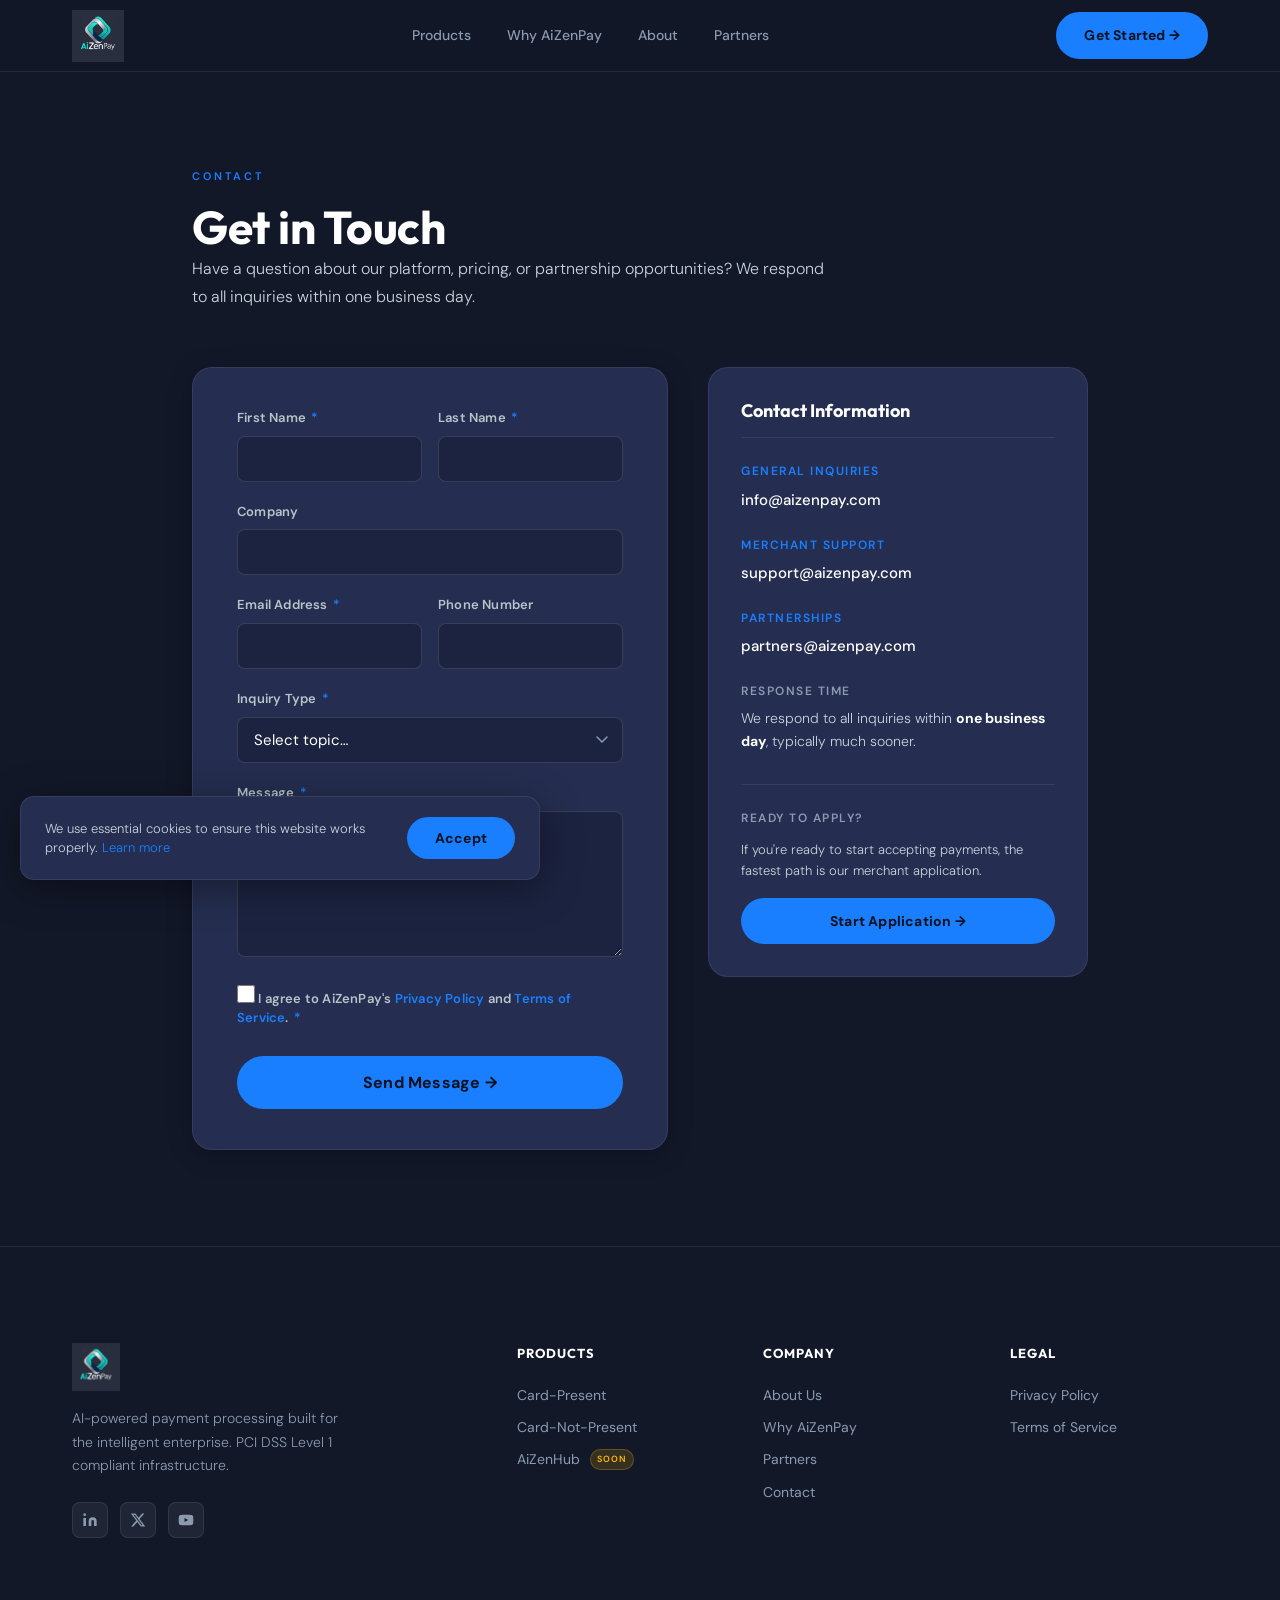
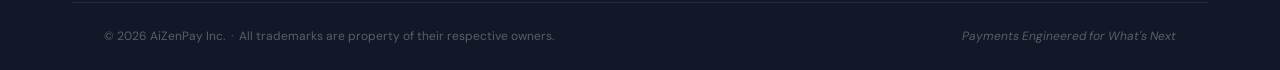
<file: contact.html>
<!DOCTYPE html>
<html lang="en">
<head>
  <meta charset="UTF-8" />
  <meta name="viewport" content="width=device-width, initial-scale=1.0" />
  <title>Contact AiZenPay — Get in Touch</title>
  <meta name="description" content="Have a question about AiZenPay? Reach out to our team. We respond to all inquiries within one business day." />
  <meta name="robots" content="index, follow" />
  <link rel="canonical" href="https://aizenpay.com/contact.html" />
  <meta property="og:title" content="Contact AiZenPay" />
  <meta property="og:description" content="Get in touch with the AiZenPay team." />
  <meta property="og:image" content="https://aizenpay.com/images/og-default.png" />
  <meta property="og:url" content="https://aizenpay.com/contact.html" />
  <meta property="og:type" content="website" />
  <meta name="twitter:card" content="summary_large_image" />
  <meta name="twitter:site" content="@AiZenPay" />
  <link rel="preconnect" href="https://fonts.googleapis.com" />
  <link rel="preconnect" href="https://fonts.gstatic.com" crossorigin />
  <link href="https://fonts.googleapis.com/css2?family=Outfit:wght@400;500;600;700;800&family=DM+Sans:ital,wght@0,300;0,400;0,500;1,300&family=JetBrains+Mono:wght@400;500&display=swap" rel="stylesheet" />
  <link rel="stylesheet" href="styles/tokens.css" />
  <link rel="stylesheet" href="styles/base.css" />
  <link rel="stylesheet" href="styles/layout.css" />
  <link rel="stylesheet" href="styles/components.css" />
  <link rel="stylesheet" href="styles/animations.css" />
  <link rel="icon" type="image/png" href="images/favicon.png" />
</head>
<body>
  <a href="#main" class="skip-to-content">Skip to content</a>
  <div id="nav-overlay" style="display:none;position:fixed;inset:0;background:rgba(0,0,0,0.5);z-index:99;opacity:0;transition:opacity 0.2s ease;"></div>
  <style>#nav-overlay.visible { display:block !important; opacity:1; }</style>

  <header>
    <nav class="navbar" aria-label="Main navigation">
      <div class="navbar__inner">
        <a href="index.html" class="navbar__logo" aria-label="AiZenPay Home">
          <img src="images/logo.png" alt="AiZenPay" width="232" height="52" />
        </a>
        <div class="navbar__nav" role="menubar">
          <a href="products.html"     class="navbar__link" role="menuitem">Products</a>
          <a href="why-aizenpay.html" class="navbar__link" role="menuitem">Why AiZenPay</a>
          <a href="about.html"        class="navbar__link" role="menuitem">About</a>
          <a href="partners.html"     class="navbar__link" role="menuitem">Partners</a>
        </div>
        <div class="navbar__cta">
          <a href="get-started.html" class="btn-primary">Get Started &rarr;</a>
        </div>
        <button class="navbar__hamburger" aria-label="Open navigation menu" aria-expanded="false" aria-controls="mobile-drawer">
          <span></span><span></span><span></span>
        </button>
      </div>
    </nav>
    <div class="navbar__drawer" id="mobile-drawer" role="dialog" aria-label="Mobile navigation">
      <a href="products.html"     class="navbar__link">Products</a>
      <a href="why-aizenpay.html" class="navbar__link">Why AiZenPay</a>
      <a href="about.html"        class="navbar__link">About</a>
      <a href="partners.html"     class="navbar__link">Partners</a>
      <a href="get-started.html"  class="btn-primary" style="margin-top:20px;">Get Started &rarr;</a>
    </div>
  </header>

  <main id="main" class="page-body">

    <section class="section section--navy-dk" aria-labelledby="contact-heading">
      <div class="container" style="max-width:960px;">
        <div class="section__header reveal">
          <span class="eyebrow">Contact</span>
          <h1 id="contact-heading">Get in Touch</h1>
          <p>Have a question about our platform, pricing, or partnership opportunities? We respond to all inquiries within one business day.</p>
        </div>

        <div class="split-layout" style="gap:40px;">

          <!-- FORM -->
          <div class="reveal">
            <div class="feature-card" style="padding:40px 44px;">
              <div id="contact-success" class="form-success">
                <div class="form-success__icon">
                  <svg viewBox="0 0 24 24" fill="none" stroke="#00CDB8" stroke-width="2" width="32" height="32"><path d="M20 6L9 17l-5-5" stroke-linecap="round" stroke-linejoin="round"/></svg>
                </div>
                <h3>Message Sent!</h3>
                <p>Thank you for reaching out. Someone from our team will respond within one business day.</p>
              </div>

              <form
                name="contact"
                method="POST"
                data-netlify="true"
                data-netlify-honeypot="bot-field"
                data-success-id="contact-success"
                novalidate
                aria-label="Contact form"
              >
                <input type="hidden" name="form-name" value="contact" />
                <input name="bot-field" style="display:none" tabindex="-1" aria-hidden="true" />

                <div class="form-row">
                  <div class="form-group">
                    <label for="c-first-name">First Name <span class="required" aria-hidden="true">*</span></label>
                    <input type="text" id="c-first-name" name="first_name" class="form-field" required autocomplete="given-name" />
                    <div class="form-error" role="alert"></div>
                  </div>
                  <div class="form-group">
                    <label for="c-last-name">Last Name <span class="required" aria-hidden="true">*</span></label>
                    <input type="text" id="c-last-name" name="last_name" class="form-field" required autocomplete="family-name" />
                    <div class="form-error" role="alert"></div>
                  </div>
                </div>

                <div class="form-group">
                  <label for="c-company">Company</label>
                  <input type="text" id="c-company" name="company" class="form-field" autocomplete="organization" />
                </div>

                <div class="form-row">
                  <div class="form-group">
                    <label for="c-email">Email Address <span class="required" aria-hidden="true">*</span></label>
                    <input type="email" id="c-email" name="email" class="form-field" required autocomplete="email" />
                    <div class="form-error" role="alert"></div>
                  </div>
                  <div class="form-group">
                    <label for="c-phone">Phone Number</label>
                    <input type="tel" id="c-phone" name="phone" class="form-field" autocomplete="tel" />
                    <div class="form-error" role="alert"></div>
                  </div>
                </div>

                <div class="form-group">
                  <label for="c-inquiry-type">Inquiry Type <span class="required" aria-hidden="true">*</span></label>
                  <select id="c-inquiry-type" name="inquiry_type" class="form-field" required>
                    <option value="" disabled selected>Select topic…</option>
                    <option value="merchant">Merchant Account / Processing</option>
                    <option value="partner">Partnership Opportunities</option>
                    <option value="technical">Technical / Integration Support</option>
                    <option value="pricing">Pricing Information</option>
                    <option value="press">Press &amp; Media</option>
                    <option value="general">General Inquiry</option>
                  </select>
                  <div class="form-error" role="alert"></div>
                </div>

                <div class="form-group">
                  <label for="c-message">Message <span class="required" aria-hidden="true">*</span></label>
                  <textarea id="c-message" name="message" class="form-field" required rows="5" placeholder="How can we help?"></textarea>
                  <div class="form-error" role="alert"></div>
                </div>

                <div class="form-group" style="margin-bottom:28px;">
                  <label class="checkbox-label">
                    <input type="checkbox" name="consent" required />
                    I agree to AiZenPay's <a href="privacy.html" target="_blank">Privacy Policy</a> and <a href="terms.html" target="_blank">Terms of Service</a>. <span class="required" aria-hidden="true">*</span>
                  </label>
                  <div class="form-error" role="alert"></div>
                </div>

                <button type="submit" class="btn-primary btn-primary--lg" style="width:100%; justify-content:center;">
                  Send Message &rarr;
                </button>
              </form>
            </div>
          </div>

          <!-- SIDEBAR INFO -->
          <aside class="reveal reveal-right">
            <div class="sidebar-card" style="position:static;">
              <h3 style="margin-bottom:24px;">Contact Information</h3>
              <div style="display:flex; flex-direction:column; gap:24px;">
                <div>
                  <div style="font-size:12px; font-weight:600; letter-spacing:1.5px; text-transform:uppercase; color:var(--c-teal); margin-bottom:6px;">General Inquiries</div>
                  <a href="mailto:info@aizenpay.com" style="color:var(--c-white); font-size:15px; font-weight:500;">info@aizenpay.com</a>
                </div>
                <div>
                  <div style="font-size:12px; font-weight:600; letter-spacing:1.5px; text-transform:uppercase; color:var(--c-teal); margin-bottom:6px;">Merchant Support</div>
                  <a href="mailto:support@aizenpay.com" style="color:var(--c-white); font-size:15px; font-weight:500;">support@aizenpay.com</a>
                </div>
                <div>
                  <div style="font-size:12px; font-weight:600; letter-spacing:1.5px; text-transform:uppercase; color:var(--c-teal); margin-bottom:6px;">Partnerships</div>
                  <a href="mailto:partners@aizenpay.com" style="color:var(--c-white); font-size:15px; font-weight:500;">partners@aizenpay.com</a>
                </div>
                <div>
                  <div style="font-size:12px; font-weight:600; letter-spacing:1.5px; text-transform:uppercase; color:var(--c-text-mid); margin-bottom:6px;">Response Time</div>
                  <p style="font-size:14px; color:var(--c-text-body); margin:0; line-height:1.6;">We respond to all inquiries within <strong style="color:var(--c-white);">one business day</strong>, typically much sooner.</p>
                </div>
              </div>

              <div style="margin-top:32px; padding-top:24px; border-top:1px solid var(--c-border);">
                <div style="font-size:12px; font-weight:600; letter-spacing:1.5px; text-transform:uppercase; color:var(--c-text-mid); margin-bottom:12px;">Ready to Apply?</div>
                <p style="font-size:13px; color:var(--c-text-body); margin-bottom:16px; line-height:1.6;">If you're ready to start accepting payments, the fastest path is our merchant application.</p>
                <a href="get-started.html" class="btn-primary" style="width:100%; justify-content:center;">Start Application &rarr;</a>
              </div>
            </div>
          </aside>

        </div>
      </div>
    </section>

  </main>

  <!-- FOOTER -->
  <footer class="footer" role="contentinfo">
    <div class="footer__grid">
      <div class="footer__brand">
        <a href="index.html" aria-label="AiZenPay Home"><img src="images/logo.png" alt="AiZenPay" class="footer__logo" width="214" height="48" /></a>
        <p>AI-powered payment processing built for the intelligent enterprise. PCI DSS Level 1 compliant infrastructure.</p>
        <div class="footer__social" aria-label="Social media links">
          <!-- TODO: Replace with live social URLs -->
          <a href="#" class="footer__social-link" aria-label="LinkedIn"><svg viewBox="0 0 24 24" fill="currentColor"><path d="M16 8a6 6 0 016 6v7h-4v-7a2 2 0 00-2-2 2 2 0 00-2 2v7h-4v-7a6 6 0 016-6zM2 9h4v12H2z"/><circle cx="4" cy="4" r="2"/></svg></a>
          <a href="#" class="footer__social-link" aria-label="X (Twitter)"><svg viewBox="0 0 24 24" fill="currentColor"><path d="M18.244 2.25h3.308l-7.227 8.26 8.502 11.24H16.17l-5.214-6.817L4.99 21.75H1.68l7.73-8.835L1.254 2.25H8.08l4.713 6.231zm-1.161 17.52h1.833L7.084 4.126H5.117z"/></svg></a>
          <a href="#" class="footer__social-link" aria-label="YouTube"><svg viewBox="0 0 24 24" fill="currentColor"><path d="M22.54 6.42a2.78 2.78 0 00-1.95-1.96C18.88 4 12 4 12 4s-6.88 0-8.59.46a2.78 2.78 0 00-1.95 1.96A29 29 0 001 12a29 29 0 00.46 5.58A2.78 2.78 0 003.41 19.54C5.12 20 12 20 12 20s6.88 0 8.59-.46a2.78 2.78 0 001.95-1.96A29 29 0 0023 12a29 29 0 00-.46-5.58zM9.75 15.02V8.98L15.5 12l-5.75 3.02z"/></svg></a>
        </div>
      </div>
      <div><div class="footer__col-title">Products</div><ul class="footer__links"><li><a href="products.html#card-present" class="footer__link">Card-Present</a></li><li><a href="products.html#card-not-present" class="footer__link">Card-Not-Present</a></li><li><a href="products.html#aizenhub" class="footer__link">AiZenHub <span class="badge-soon">Soon</span></a></li></ul></div>
      <div><div class="footer__col-title">Company</div><ul class="footer__links"><li><a href="about.html" class="footer__link">About Us</a></li><li><a href="why-aizenpay.html" class="footer__link">Why AiZenPay</a></li><li><a href="partners.html" class="footer__link">Partners</a></li><li><a href="contact.html" class="footer__link">Contact</a></li></ul></div>
      <div><div class="footer__col-title">Legal</div><ul class="footer__links"><li><a href="privacy.html" class="footer__link">Privacy Policy</a></li><li><a href="terms.html" class="footer__link">Terms of Service</a></li></ul></div>
    </div>
    <div style="max-width:var(--max-width); margin:0 auto; padding:0 32px;">
      <div class="footer__bottom">
        <div class="footer__bottom-left">&copy; 2026 AiZenPay Inc. &nbsp;&middot;&nbsp; All trademarks are property of their respective owners.</div>
        <div class="footer__bottom-right">Payments Engineered for What's Next</div>
      </div>
    </div>
  </footer>

  <div id="cookie-banner" class="cookie-banner" role="region" aria-label="Cookie notice" aria-live="polite">
    <p>We use essential cookies to ensure this website works properly. <a href="privacy.html">Learn more</a></p>
    <button id="cookie-accept" class="btn-primary" style="white-space:nowrap; flex-shrink:0;">Accept</button>
  </div>

  <script src="scripts/main.js" defer></script>
  <script src="scripts/form-handler.js" defer></script>
  <script src="scripts/animations.js" defer></script>
</body>
</html>
</file>
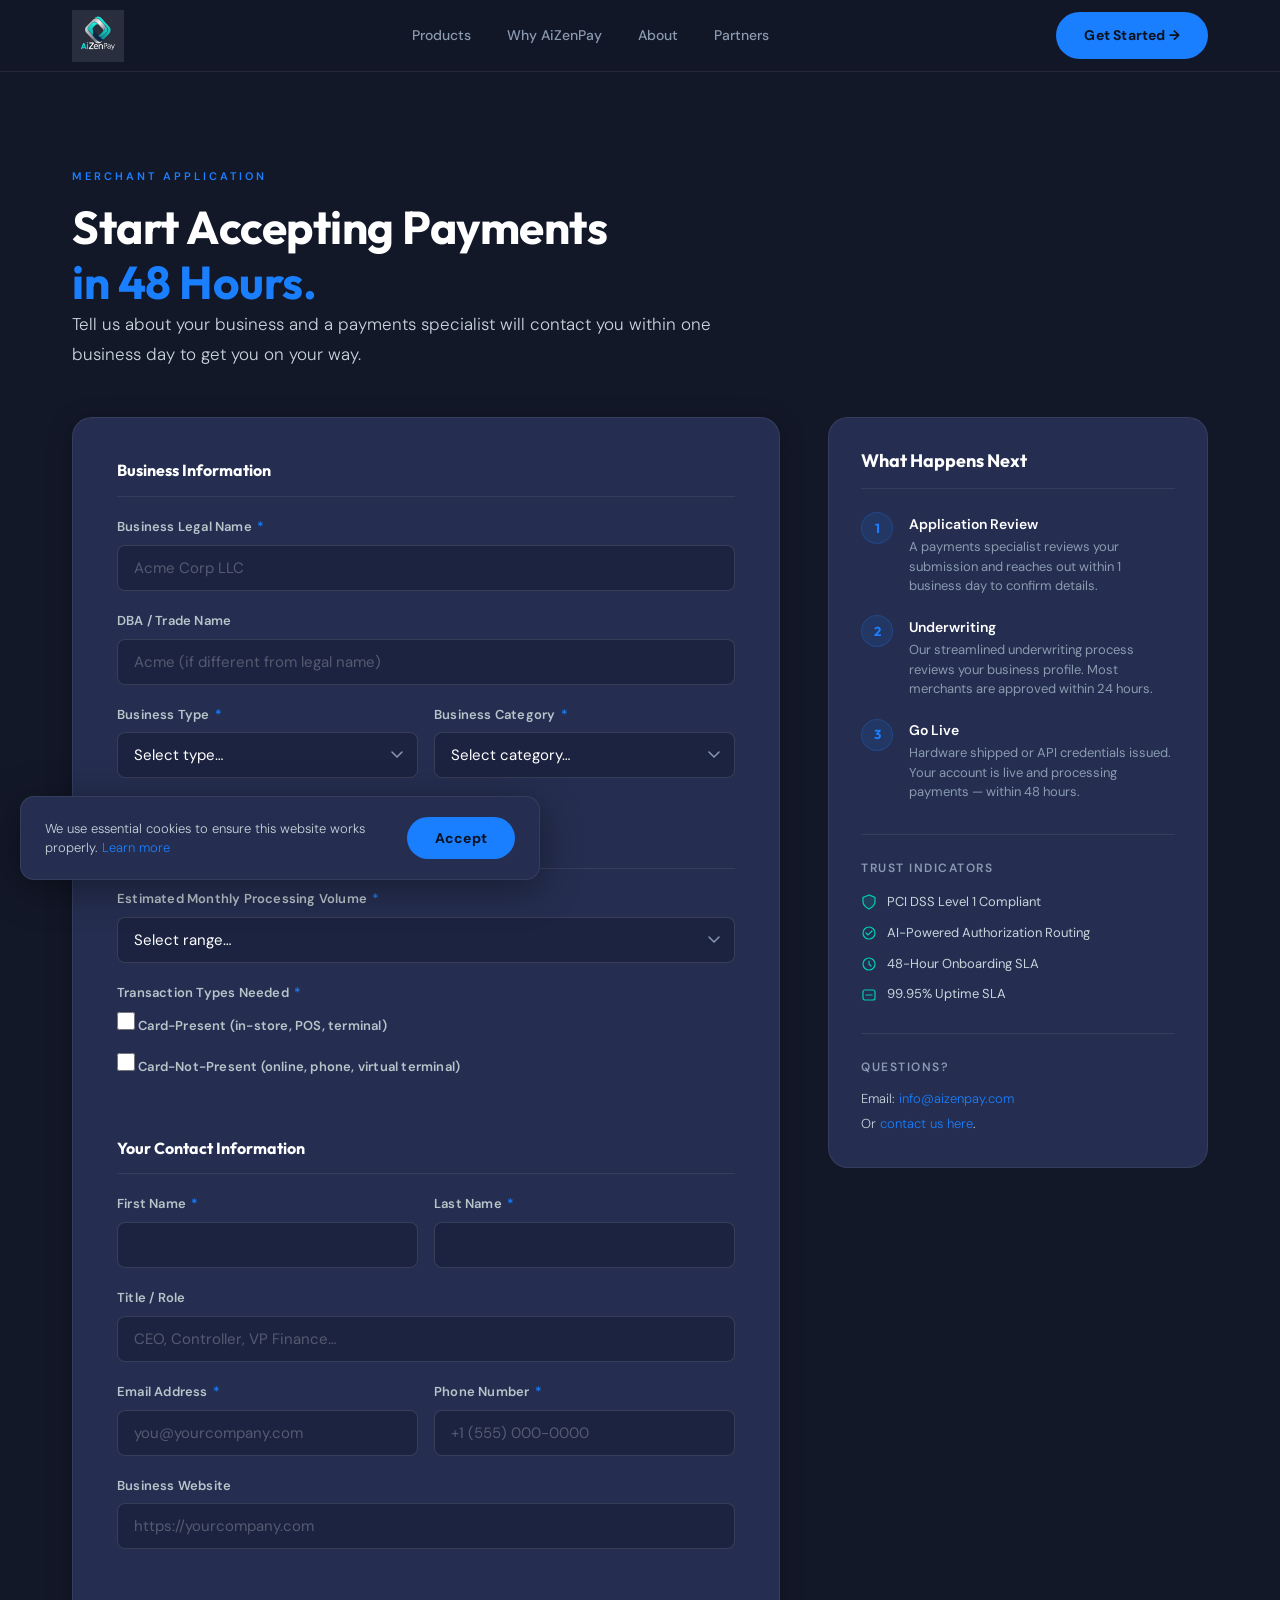
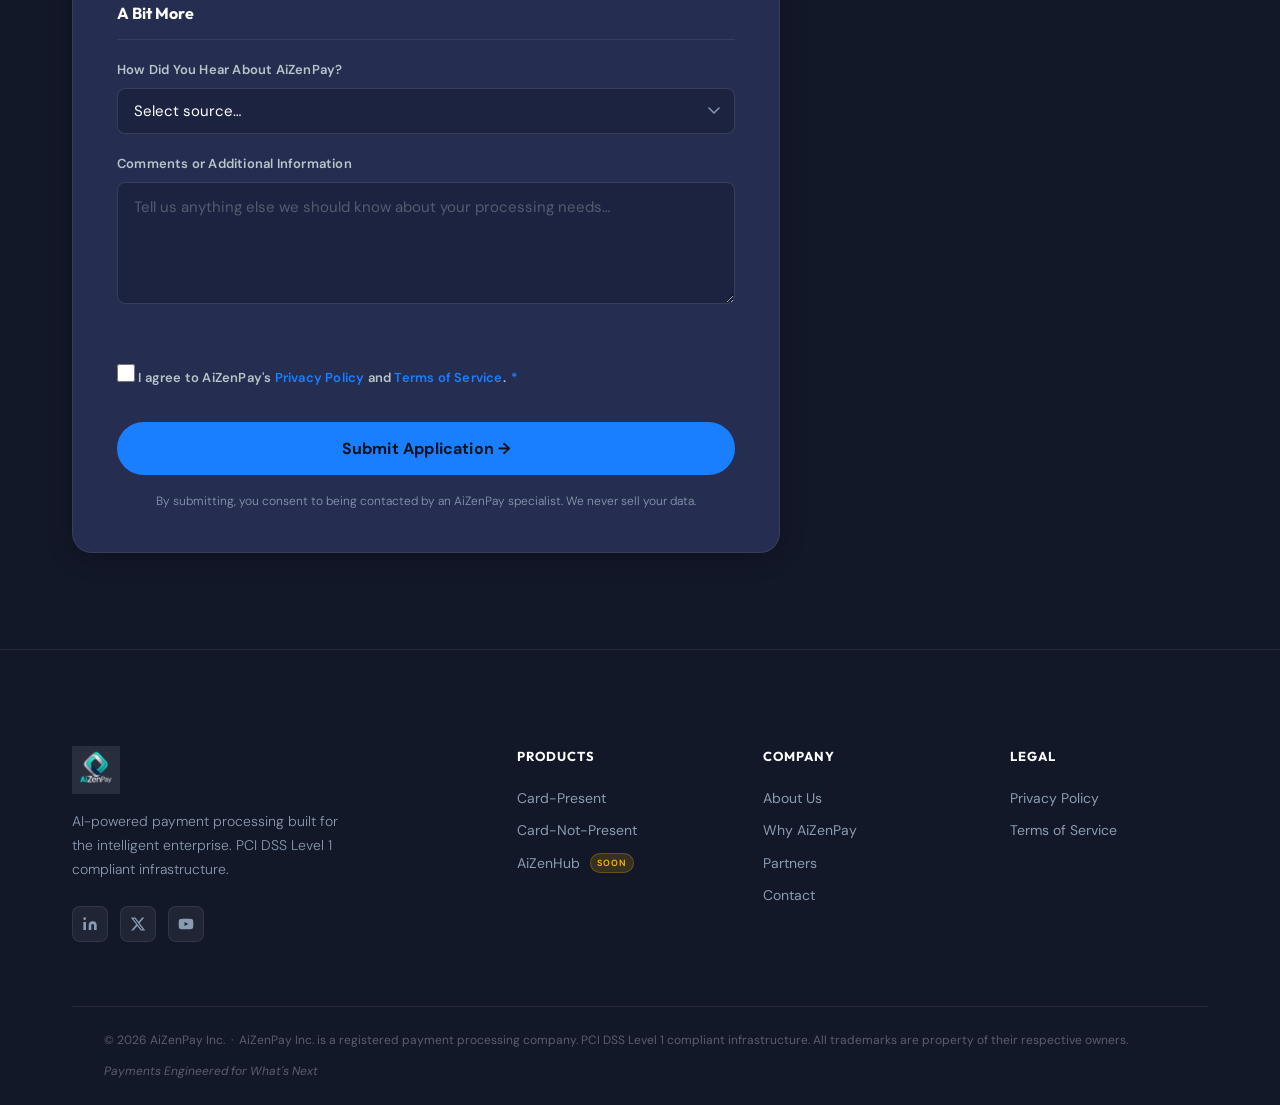
<file: get-started.html>
<!DOCTYPE html>
<html lang="en">
<head>
  <meta charset="UTF-8" />
  <meta name="viewport" content="width=device-width, initial-scale=1.0" />
  <title>Get Started with AiZenPay — Merchant Application</title>
  <meta name="description" content="Apply to start accepting payments with AiZenPay. Get live in 48 hours. Tell us about your business and a payments expert will contact you within one business day." />
  <meta name="robots" content="index, follow" />
  <link rel="canonical" href="https://aizenpay.com/get-started.html" />
  <meta property="og:title" content="Get Started with AiZenPay — Merchant Application" />
  <meta property="og:description" content="Start accepting payments in 48 hours. Apply now." />
  <meta property="og:image" content="https://aizenpay.com/images/og-default.png" />
  <meta property="og:url" content="https://aizenpay.com/get-started.html" />
  <meta property="og:type" content="website" />
  <meta name="twitter:card" content="summary_large_image" />
  <meta name="twitter:site" content="@AiZenPay" />
  <link rel="preconnect" href="https://fonts.googleapis.com" />
  <link rel="preconnect" href="https://fonts.gstatic.com" crossorigin />
  <link href="https://fonts.googleapis.com/css2?family=Outfit:wght@400;500;600;700;800&family=DM+Sans:ital,wght@0,300;0,400;0,500;1,300&family=JetBrains+Mono:wght@400;500&display=swap" rel="stylesheet" />
  <link rel="stylesheet" href="styles/tokens.css" />
  <link rel="stylesheet" href="styles/base.css" />
  <link rel="stylesheet" href="styles/layout.css" />
  <link rel="stylesheet" href="styles/components.css" />
  <link rel="stylesheet" href="styles/animations.css" />
  <link rel="icon" type="image/png" href="images/favicon.png" />
</head>
<body>
  <a href="#main" class="skip-to-content">Skip to content</a>
  <div id="nav-overlay" style="display:none;position:fixed;inset:0;background:rgba(0,0,0,0.5);z-index:99;opacity:0;transition:opacity 0.2s ease;"></div>
  <style>#nav-overlay.visible { display:block !important; opacity:1; }</style>

  <header>
    <nav class="navbar" aria-label="Main navigation">
      <div class="navbar__inner">
        <a href="index.html" class="navbar__logo" aria-label="AiZenPay Home">
          <img src="images/logo.png" alt="AiZenPay" width="232" height="52" />
        </a>
        <div class="navbar__nav" role="menubar">
          <a href="products.html"     class="navbar__link" role="menuitem">Products</a>
          <a href="why-aizenpay.html" class="navbar__link" role="menuitem">Why AiZenPay</a>
          <a href="about.html"        class="navbar__link" role="menuitem">About</a>
          <a href="partners.html"     class="navbar__link" role="menuitem">Partners</a>
        </div>
        <div class="navbar__cta">
          <a href="get-started.html" class="btn-primary">Get Started &rarr;</a>
        </div>
        <button class="navbar__hamburger" aria-label="Open navigation menu" aria-expanded="false" aria-controls="mobile-drawer">
          <span></span><span></span><span></span>
        </button>
      </div>
    </nav>
    <div class="navbar__drawer" id="mobile-drawer" role="dialog" aria-label="Mobile navigation">
      <a href="products.html"     class="navbar__link">Products</a>
      <a href="why-aizenpay.html" class="navbar__link">Why AiZenPay</a>
      <a href="about.html"        class="navbar__link">About</a>
      <a href="partners.html"     class="navbar__link">Partners</a>
      <a href="get-started.html"  class="btn-primary" style="margin-top:20px;">Get Started &rarr;</a>
    </div>
  </header>

  <main id="main" class="page-body">

    <!-- PAGE HEADER -->
    <section class="section section--navy-dk" style="padding-bottom:0;" aria-labelledby="gs-heading">
      <div class="container">
        <div style="max-width:640px; padding-bottom:48px;">
          <span class="eyebrow">Merchant Application</span>
          <h1 id="gs-heading">Start Accepting Payments<br /><span class="text-teal">in 48 Hours.</span></h1>
          <p style="font-size:17px;">Tell us about your business and a payments specialist will contact you within one business day to get you on your way.</p>
        </div>
      </div>
    </section>

    <!-- FORM + SIDEBAR -->
    <section class="section section--navy-dk" style="padding-top:0;" aria-label="Merchant application form">
      <div class="container">
        <div class="split-layout">

          <!-- APPLICATION FORM -->
          <div>
            <div class="feature-card" style="padding:40px 44px;">

              <!-- Success State -->
              <div id="form-success" class="form-success">
                <div class="form-success__icon">
                  <svg viewBox="0 0 24 24" fill="none" stroke="#00CDB8" stroke-width="2" width="32" height="32"><path d="M20 6L9 17l-5-5" stroke-linecap="round" stroke-linejoin="round"/></svg>
                </div>
                <h3>Application Received!</h3>
                <p>Thank you for your interest in AiZenPay. A payments specialist will reach out within 1 business day to discuss your account and next steps.</p>
                <div style="margin-top:28px; padding-top:24px; border-top:1px solid var(--c-border);">
                  <p style="font-size:13px; color:var(--c-text-mid);">Questions in the meantime? Email us at <a href="mailto:info@aizenpay.com">info@aizenpay.com</a></p>
                </div>
              </div>

              <form
                name="merchant-application"
                method="POST"
                data-netlify="true"
                data-netlify-honeypot="bot-field"
                data-success-id="form-success"
                novalidate
                aria-label="Merchant application"
              >
                <input type="hidden" name="form-name" value="merchant-application" />
                <input name="bot-field" style="display:none" tabindex="-1" aria-hidden="true" />

                <!-- Section: Business Information -->
                <fieldset style="border:none; padding:0; margin:0 0 32px;">
                  <legend style="font-family:var(--f-display); font-weight:700; font-size:16px; color:var(--c-white); margin-bottom:20px; padding-bottom:12px; border-bottom:1px solid var(--c-border); width:100%; display:block;">Business Information</legend>

                  <div class="form-group">
                    <label for="biz-legal-name">Business Legal Name <span class="required" aria-hidden="true">*</span></label>
                    <input type="text" id="biz-legal-name" name="business_legal_name" class="form-field" required autocomplete="organization" placeholder="Acme Corp LLC" />
                    <div class="form-error" role="alert"></div>
                  </div>

                  <div class="form-group">
                    <label for="biz-dba">DBA / Trade Name</label>
                    <input type="text" id="biz-dba" name="dba_name" class="form-field" placeholder="Acme (if different from legal name)" />
                  </div>

                  <div class="form-row">
                    <div class="form-group">
                      <label for="biz-type">Business Type <span class="required" aria-hidden="true">*</span></label>
                      <select id="biz-type" name="business_type" class="form-field" required>
                        <option value="" disabled selected>Select type…</option>
                        <option value="llc">LLC</option>
                        <option value="corp">Corporation (C or S Corp)</option>
                        <option value="sole_prop">Sole Proprietorship</option>
                        <option value="partnership">Partnership</option>
                        <option value="nonprofit">Nonprofit / 501(c)(3)</option>
                      </select>
                      <div class="form-error" role="alert"></div>
                    </div>
                    <div class="form-group">
                      <label for="biz-vertical">Business Category <span class="required" aria-hidden="true">*</span></label>
                      <select id="biz-vertical" name="business_vertical" class="form-field" required>
                        <option value="" disabled selected>Select category…</option>
                        <option value="healthcare">Healthcare &amp; Medical</option>
                        <option value="saas">SaaS / Software</option>
                        <option value="professional">Professional Services</option>
                        <option value="retail">Retail</option>
                        <option value="ecommerce">eCommerce</option>
                        <option value="b2b_marketplace">B2B Marketplace</option>
                        <option value="nonprofit">Nonprofit</option>
                        <option value="other">Other</option>
                      </select>
                      <div class="form-error" role="alert"></div>
                    </div>
                  </div>
                </fieldset>

                <!-- Section: Processing Profile -->
                <fieldset style="border:none; padding:0; margin:0 0 32px;">
                  <legend style="font-family:var(--f-display); font-weight:700; font-size:16px; color:var(--c-white); margin-bottom:20px; padding-bottom:12px; border-bottom:1px solid var(--c-border); width:100%; display:block;">Processing Profile</legend>

                  <div class="form-group">
                    <label for="monthly-volume">Estimated Monthly Processing Volume <span class="required" aria-hidden="true">*</span></label>
                    <select id="monthly-volume" name="monthly_volume" class="form-field" required>
                      <option value="" disabled selected>Select range…</option>
                      <option value="under_10k">Under $10,000</option>
                      <option value="10k_50k">$10,000 – $50,000</option>
                      <option value="50k_250k">$50,000 – $250,000</option>
                      <option value="250k_1m">$250,000 – $1,000,000</option>
                      <option value="over_1m">$1,000,000+</option>
                    </select>
                    <div class="form-error" role="alert"></div>
                  </div>

                  <div class="form-group">
                    <label>Transaction Types Needed <span class="required" aria-hidden="true">*</span></label>
                    <div class="checkbox-group">
                      <label class="checkbox-label">
                        <input type="checkbox" name="transaction_types" value="card_present" />
                        Card-Present (in-store, POS, terminal)
                      </label>
                      <label class="checkbox-label">
                        <input type="checkbox" name="transaction_types" value="card_not_present" />
                        Card-Not-Present (online, phone, virtual terminal)
                      </label>
                    </div>
                  </div>
                </fieldset>

                <!-- Section: Contact Information -->
                <fieldset style="border:none; padding:0; margin:0 0 32px;">
                  <legend style="font-family:var(--f-display); font-weight:700; font-size:16px; color:var(--c-white); margin-bottom:20px; padding-bottom:12px; border-bottom:1px solid var(--c-border); width:100%; display:block;">Your Contact Information</legend>

                  <div class="form-row">
                    <div class="form-group">
                      <label for="first-name">First Name <span class="required" aria-hidden="true">*</span></label>
                      <input type="text" id="first-name" name="first_name" class="form-field" required autocomplete="given-name" />
                      <div class="form-error" role="alert"></div>
                    </div>
                    <div class="form-group">
                      <label for="last-name">Last Name <span class="required" aria-hidden="true">*</span></label>
                      <input type="text" id="last-name" name="last_name" class="form-field" required autocomplete="family-name" />
                      <div class="form-error" role="alert"></div>
                    </div>
                  </div>

                  <div class="form-group">
                    <label for="title-role">Title / Role</label>
                    <input type="text" id="title-role" name="title" class="form-field" placeholder="CEO, Controller, VP Finance…" autocomplete="organization-title" />
                  </div>

                  <div class="form-row">
                    <div class="form-group">
                      <label for="email">Email Address <span class="required" aria-hidden="true">*</span></label>
                      <input type="email" id="email" name="email" class="form-field" required autocomplete="email" placeholder="you@yourcompany.com" />
                      <div class="form-error" role="alert"></div>
                    </div>
                    <div class="form-group">
                      <label for="phone">Phone Number <span class="required" aria-hidden="true">*</span></label>
                      <input type="tel" id="phone" name="phone" class="form-field" required autocomplete="tel" placeholder="+1 (555) 000-0000" />
                      <div class="form-error" role="alert"></div>
                    </div>
                  </div>

                  <div class="form-group">
                    <label for="website">Business Website</label>
                    <input type="url" id="website" name="website" class="form-field" data-validate="url" placeholder="https://yourcompany.com" autocomplete="url" />
                    <div class="form-error" role="alert"></div>
                  </div>
                </fieldset>

                <!-- Section: Additional -->
                <fieldset style="border:none; padding:0; margin:0 0 32px;">
                  <legend style="font-family:var(--f-display); font-weight:700; font-size:16px; color:var(--c-white); margin-bottom:20px; padding-bottom:12px; border-bottom:1px solid var(--c-border); width:100%; display:block;">A Bit More</legend>

                  <div class="form-group">
                    <label for="referral-source">How Did You Hear About AiZenPay?</label>
                    <select id="referral-source" name="referral_source" class="form-field">
                      <option value="" disabled selected>Select source…</option>
                      <option value="google">Google / Search</option>
                      <option value="linkedin">LinkedIn</option>
                      <option value="referral">Colleague / Referral</option>
                      <option value="partner">Partner / Agent</option>
                      <option value="event">Industry Event</option>
                      <option value="other">Other</option>
                    </select>
                  </div>

                  <div class="form-group">
                    <label for="comments">Comments or Additional Information</label>
                    <textarea id="comments" name="comments" class="form-field" rows="4" placeholder="Tell us anything else we should know about your processing needs…"></textarea>
                  </div>
                </fieldset>

                <!-- Consent -->
                <div class="form-group" style="margin-bottom:28px;">
                  <div class="checkbox-group">
                    <label class="checkbox-label">
                      <input type="checkbox" name="consent" required />
                      I agree to AiZenPay's <a href="privacy.html" target="_blank">Privacy Policy</a> and <a href="terms.html" target="_blank">Terms of Service</a>. <span class="required" aria-hidden="true">*</span>
                    </label>
                    <div class="form-error" role="alert"></div>
                  </div>
                </div>

                <button type="submit" class="btn-primary btn-primary--lg" style="width:100%; justify-content:center;">
                  Submit Application &rarr;
                </button>

                <p style="font-size:12px; color:var(--c-text-mid); text-align:center; margin-top:16px;">
                  By submitting, you consent to being contacted by an AiZenPay specialist. We never sell your data.
                </p>
              </form>
            </div>
          </div>

          <!-- SIDEBAR -->
          <aside>
            <div class="sidebar-card">
              <h3>What Happens Next</h3>
              <div class="steps-list">
                <div class="step-item">
                  <div class="step-item__num" aria-hidden="true">1</div>
                  <div class="step-item__content">
                    <div class="step-title">Application Review</div>
                    <div class="step-desc">A payments specialist reviews your submission and reaches out within 1 business day to confirm details.</div>
                  </div>
                </div>
                <div class="step-item">
                  <div class="step-item__num" aria-hidden="true">2</div>
                  <div class="step-item__content">
                    <div class="step-title">Underwriting</div>
                    <div class="step-desc">Our streamlined underwriting process reviews your business profile. Most merchants are approved within 24 hours.</div>
                  </div>
                </div>
                <div class="step-item">
                  <div class="step-item__num" aria-hidden="true">3</div>
                  <div class="step-item__content">
                    <div class="step-title">Go Live</div>
                    <div class="step-desc">Hardware shipped or API credentials issued. Your account is live and processing payments — within 48 hours.</div>
                  </div>
                </div>
              </div>

              <div style="padding-top:24px; border-top:1px solid var(--c-border);">
                <div style="font-size:12px; font-weight:600; letter-spacing:1.5px; text-transform:uppercase; color:var(--c-text-mid); margin-bottom:14px;">Trust Indicators</div>
                <div style="display:flex; flex-direction:column; gap:10px;">
                  <div style="display:flex; align-items:center; gap:10px; font-size:13px; color:var(--c-text-body);">
                    <svg viewBox="0 0 16 16" fill="none" width="16" height="16"><path d="M8 1L2 3.5v4C2 11 5 13.5 8 15c3-1.5 6-4 6-7.5v-4L8 1z" stroke="#00CDB8" stroke-width="1.2" fill="rgba(0,205,184,0.1)"/></svg>
                    PCI DSS Level 1 Compliant
                  </div>
                  <div style="display:flex; align-items:center; gap:10px; font-size:13px; color:var(--c-text-body);">
                    <svg viewBox="0 0 16 16" fill="none" width="16" height="16"><circle cx="8" cy="8" r="6" stroke="#00CDB8" stroke-width="1.2"/><path d="M5 8l2 2 4-4" stroke="#00CDB8" stroke-width="1.2" stroke-linecap="round"/></svg>
                    AI-Powered Authorization Routing
                  </div>
                  <div style="display:flex; align-items:center; gap:10px; font-size:13px; color:var(--c-text-body);">
                    <svg viewBox="0 0 16 16" fill="none" width="16" height="16"><circle cx="8" cy="8" r="6" stroke="#00CDB8" stroke-width="1.2"/><path d="M8 5v3l2 2" stroke="#00CDB8" stroke-width="1.2" stroke-linecap="round"/></svg>
                    48-Hour Onboarding SLA
                  </div>
                  <div style="display:flex; align-items:center; gap:10px; font-size:13px; color:var(--c-text-body);">
                    <svg viewBox="0 0 16 16" fill="none" width="16" height="16"><rect x="2" y="3" width="12" height="10" rx="2" stroke="#00CDB8" stroke-width="1.2"/><path d="M5 8h6" stroke="#00CDB8" stroke-width="1.2" stroke-linecap="round"/></svg>
                    99.95% Uptime SLA
                  </div>
                </div>
              </div>

              <div style="margin-top:28px; padding-top:24px; border-top:1px solid var(--c-border);">
                <div style="font-size:12px; font-weight:600; letter-spacing:1.5px; text-transform:uppercase; color:var(--c-text-mid); margin-bottom:12px;">Questions?</div>
                <p style="font-size:13px; color:var(--c-text-body); line-height:1.6;">Email: <a href="mailto:info@aizenpay.com" style="color:var(--c-teal);">info@aizenpay.com</a></p>
                <p style="font-size:13px; color:var(--c-text-body); line-height:1.6; margin-top:4px;">Or <a href="contact.html" style="color:var(--c-teal);">contact us here</a>.</p>
              </div>
            </div>
          </aside>

        </div>
      </div>
    </section>

  </main>

  <!-- FOOTER -->
  <footer class="footer" role="contentinfo">
    <div class="footer__grid">
      <div class="footer__brand">
        <a href="index.html" aria-label="AiZenPay Home"><img src="images/logo.png" alt="AiZenPay" class="footer__logo" width="214" height="48" /></a>
        <p>AI-powered payment processing built for the intelligent enterprise. PCI DSS Level 1 compliant infrastructure.</p>
        <div class="footer__social" aria-label="Social media links">
          <!-- TODO: Replace with live social URLs -->
          <a href="#" class="footer__social-link" aria-label="LinkedIn"><svg viewBox="0 0 24 24" fill="currentColor"><path d="M16 8a6 6 0 016 6v7h-4v-7a2 2 0 00-2-2 2 2 0 00-2 2v7h-4v-7a6 6 0 016-6zM2 9h4v12H2z"/><circle cx="4" cy="4" r="2"/></svg></a>
          <a href="#" class="footer__social-link" aria-label="X (Twitter)"><svg viewBox="0 0 24 24" fill="currentColor"><path d="M18.244 2.25h3.308l-7.227 8.26 8.502 11.24H16.17l-5.214-6.817L4.99 21.75H1.68l7.73-8.835L1.254 2.25H8.08l4.713 6.231zm-1.161 17.52h1.833L7.084 4.126H5.117z"/></svg></a>
          <a href="#" class="footer__social-link" aria-label="YouTube"><svg viewBox="0 0 24 24" fill="currentColor"><path d="M22.54 6.42a2.78 2.78 0 00-1.95-1.96C18.88 4 12 4 12 4s-6.88 0-8.59.46a2.78 2.78 0 00-1.95 1.96A29 29 0 001 12a29 29 0 00.46 5.58A2.78 2.78 0 003.41 19.54C5.12 20 12 20 12 20s6.88 0 8.59-.46a2.78 2.78 0 001.95-1.96A29 29 0 0023 12a29 29 0 00-.46-5.58zM9.75 15.02V8.98L15.5 12l-5.75 3.02z"/></svg></a>
        </div>
      </div>
      <div><div class="footer__col-title">Products</div><ul class="footer__links"><li><a href="products.html#card-present" class="footer__link">Card-Present</a></li><li><a href="products.html#card-not-present" class="footer__link">Card-Not-Present</a></li><li><a href="products.html#aizenhub" class="footer__link">AiZenHub <span class="badge-soon">Soon</span></a></li></ul></div>
      <div><div class="footer__col-title">Company</div><ul class="footer__links"><li><a href="about.html" class="footer__link">About Us</a></li><li><a href="why-aizenpay.html" class="footer__link">Why AiZenPay</a></li><li><a href="partners.html" class="footer__link">Partners</a></li><li><a href="contact.html" class="footer__link">Contact</a></li></ul></div>
      <div><div class="footer__col-title">Legal</div><ul class="footer__links"><li><a href="privacy.html" class="footer__link">Privacy Policy</a></li><li><a href="terms.html" class="footer__link">Terms of Service</a></li></ul></div>
    </div>
    <div style="max-width:var(--max-width); margin:0 auto; padding:0 32px;">
      <div class="footer__bottom">
        <div class="footer__bottom-left">&copy; 2026 AiZenPay Inc. &nbsp;&middot;&nbsp; AiZenPay Inc. is a registered payment processing company. PCI DSS Level 1 compliant infrastructure. All trademarks are property of their respective owners.</div>
        <div class="footer__bottom-right">Payments Engineered for What's Next</div>
      </div>
    </div>
  </footer>

  <div id="cookie-banner" class="cookie-banner" role="region" aria-label="Cookie notice" aria-live="polite">
    <p>We use essential cookies to ensure this website works properly. <a href="privacy.html">Learn more</a></p>
    <button id="cookie-accept" class="btn-primary" style="white-space:nowrap; flex-shrink:0;">Accept</button>
  </div>

  <script src="scripts/main.js" defer></script>
  <script src="scripts/form-handler.js" defer></script>
  <script src="scripts/animations.js" defer></script>
</body>
</html>
</file>
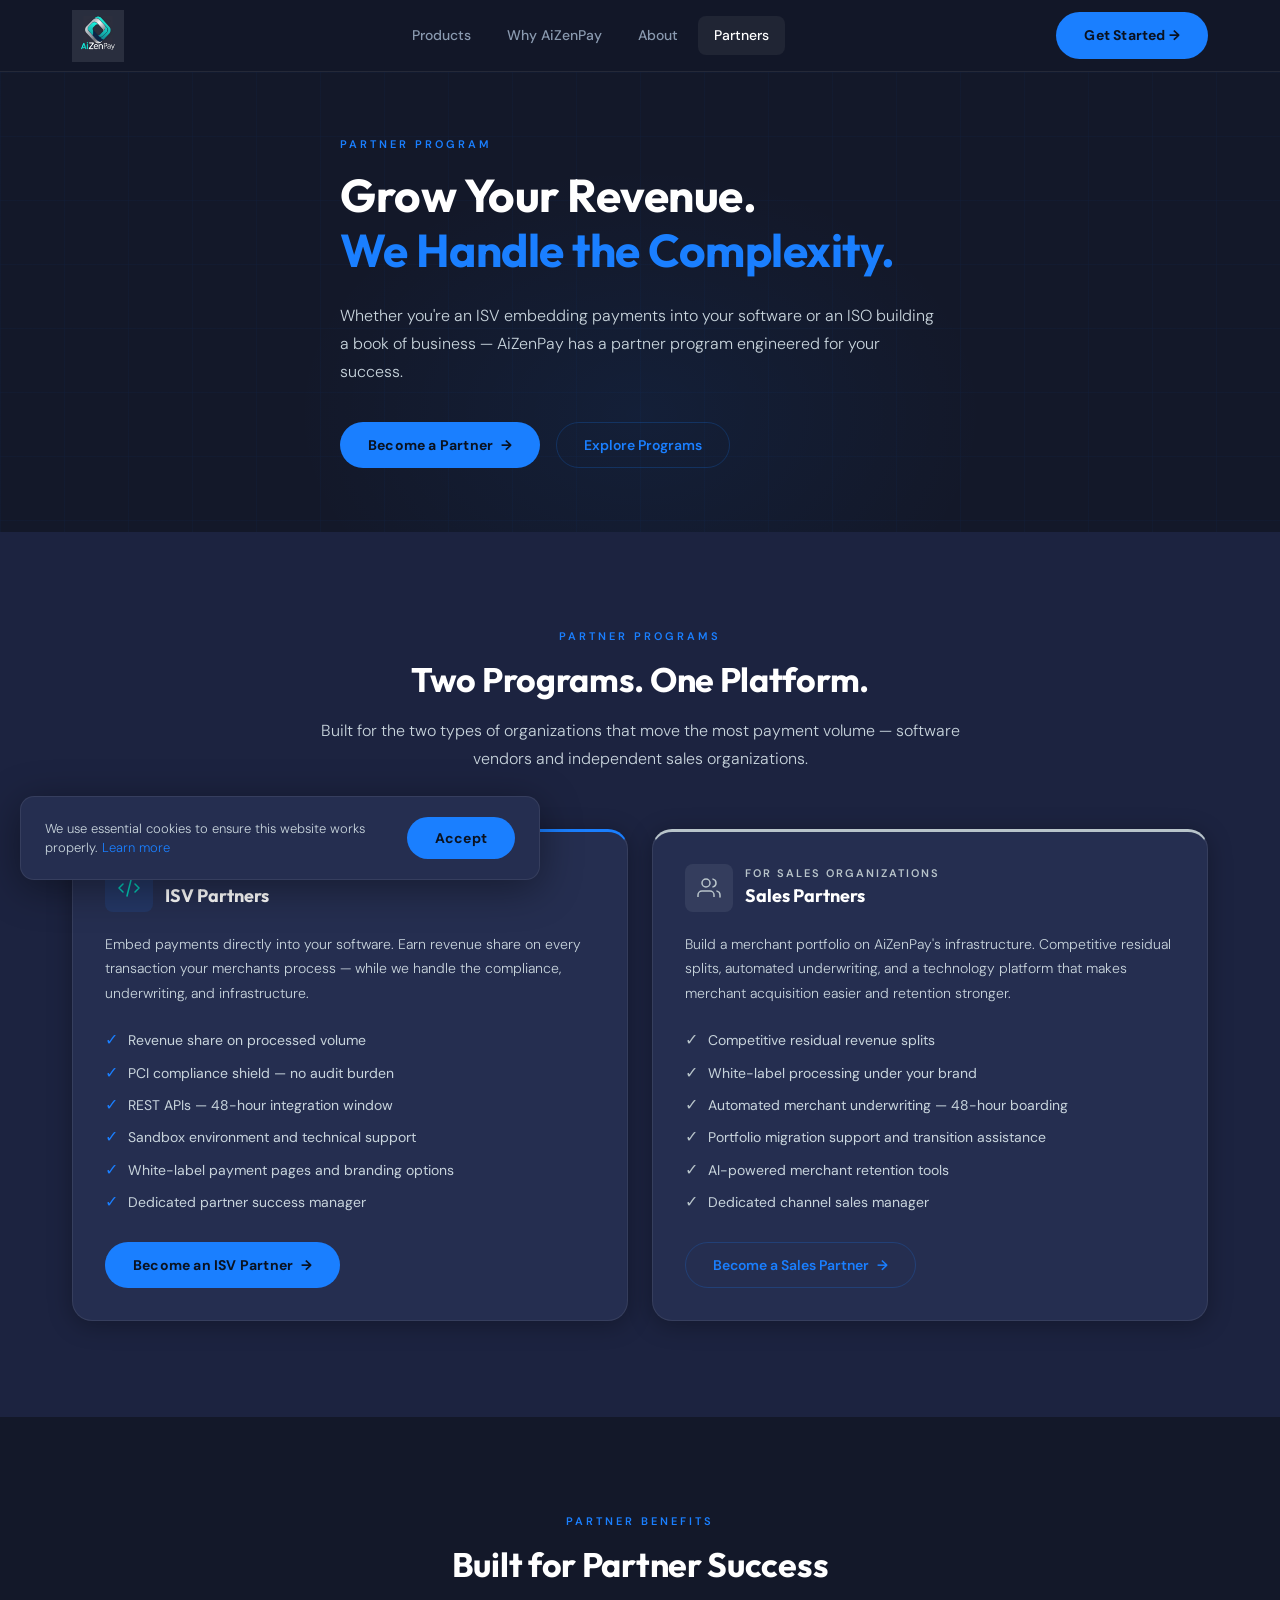
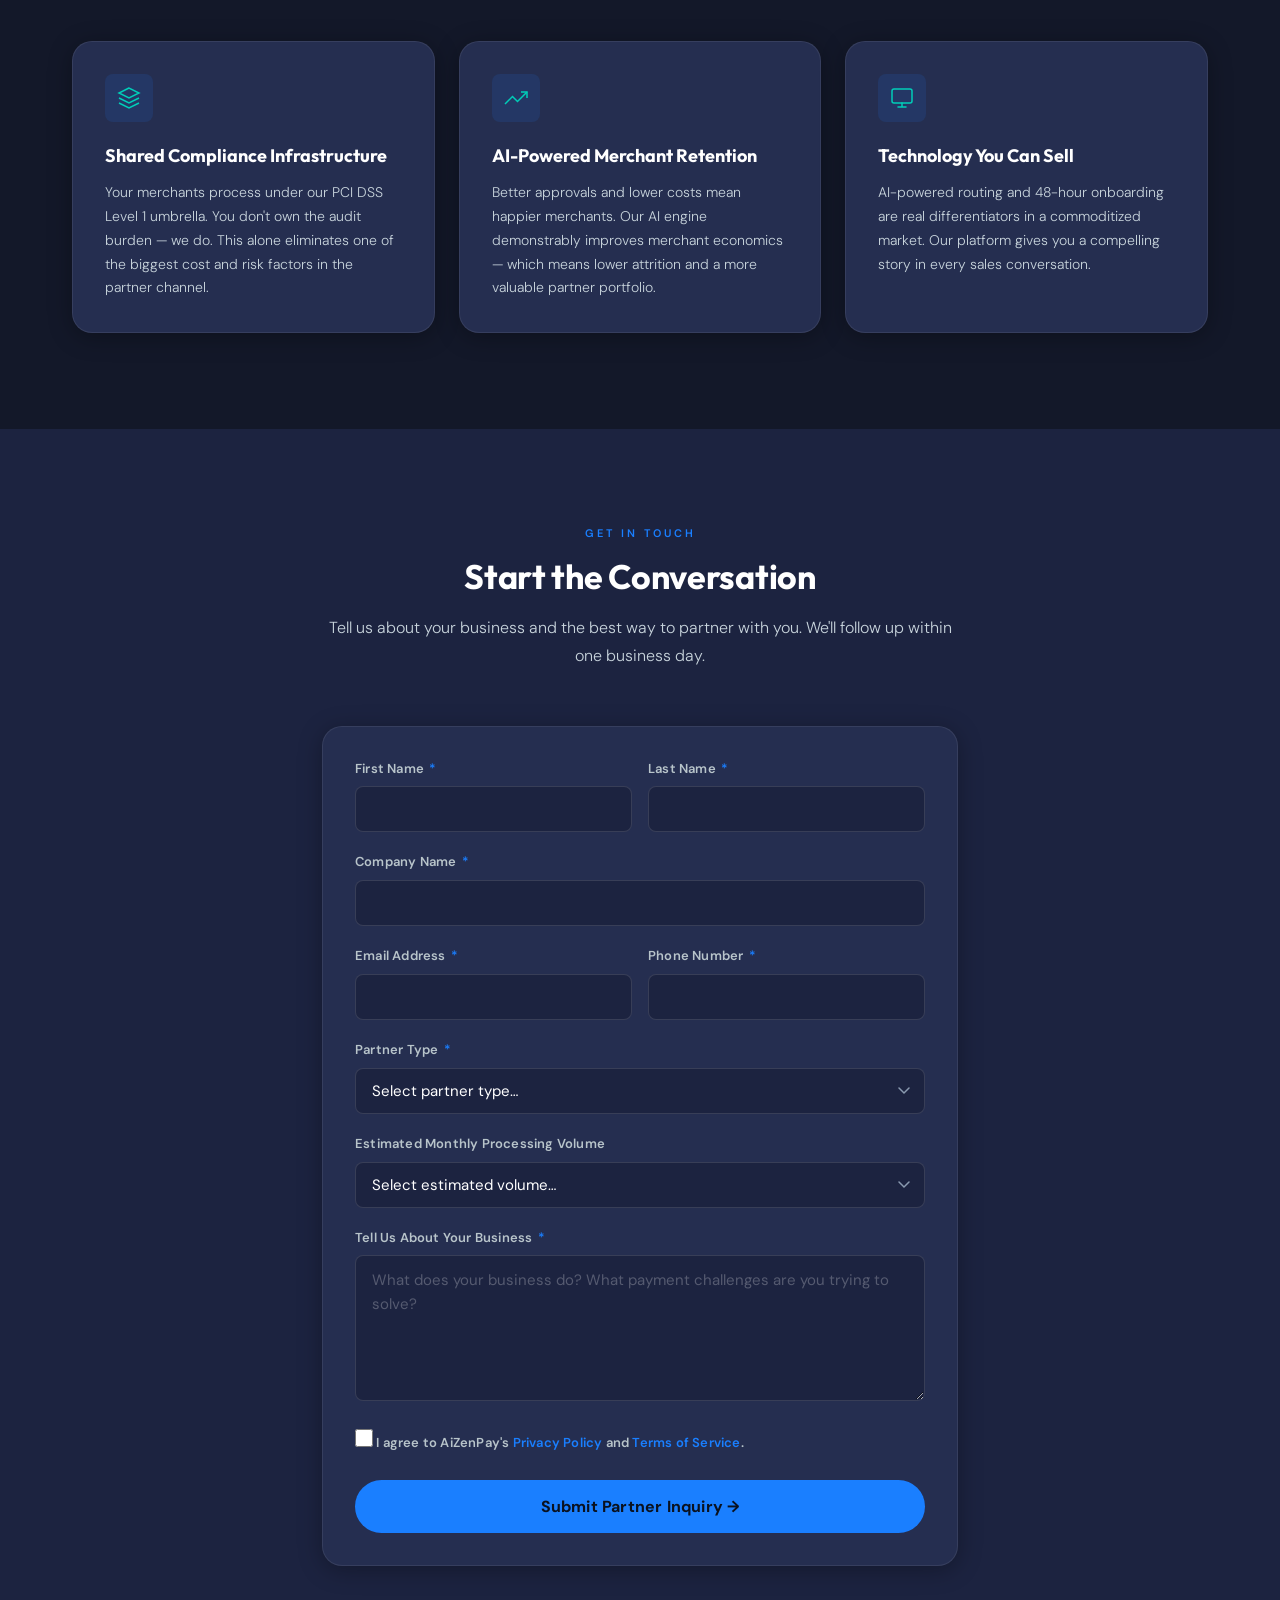
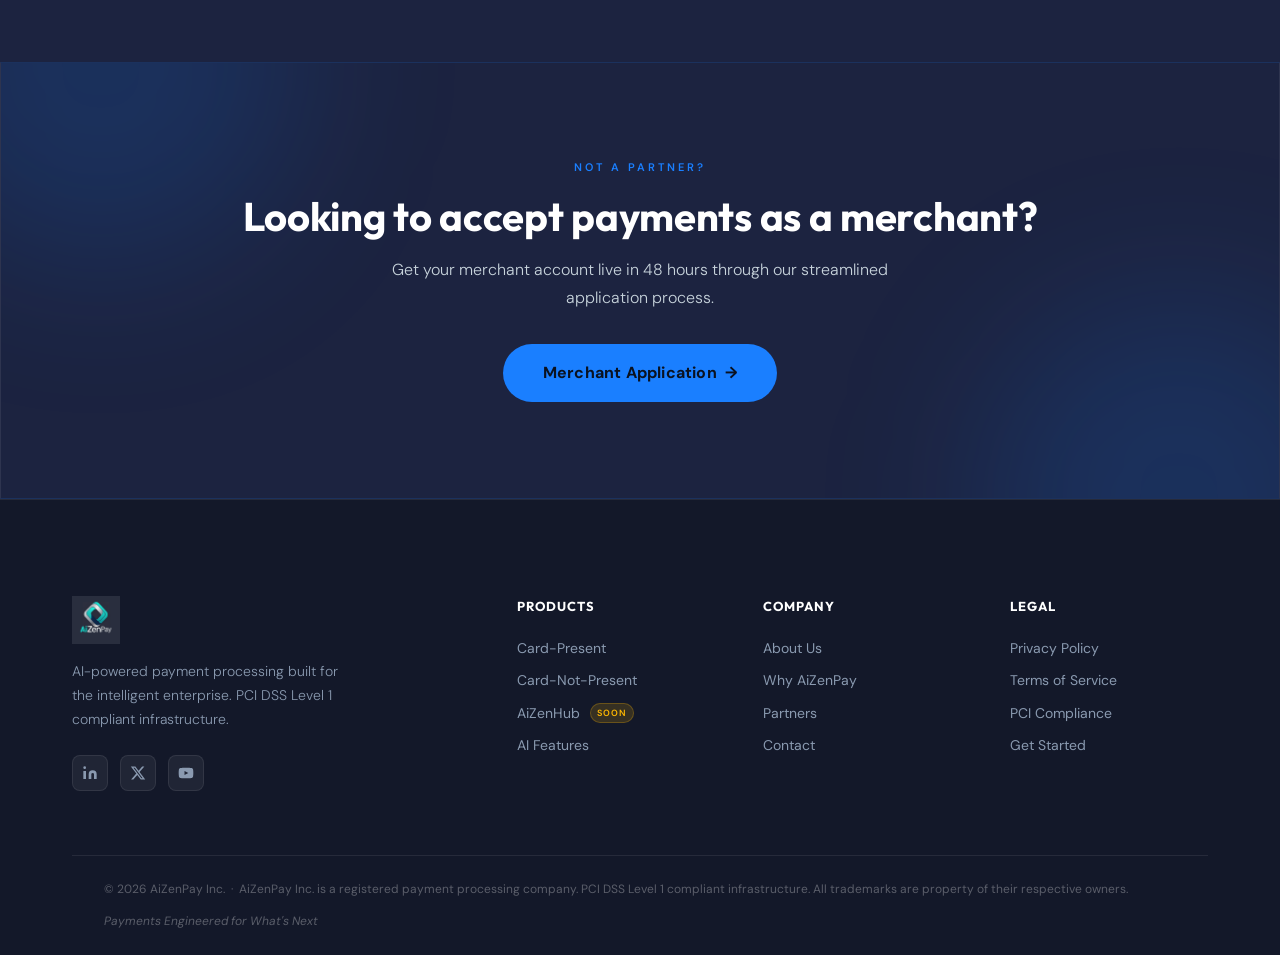
<file: partners.html>
<!DOCTYPE html>
<html lang="en">
<head>
  <meta charset="UTF-8" />
  <meta name="viewport" content="width=device-width, initial-scale=1.0" />
  <title>ISO &amp; ISV Partner Program | AiZenPay</title>
  <meta name="description" content="Whether you're an ISV embedding payments or an ISO building a book of business, AiZenPay has a partner program for you. Grow your revenue. We handle the complexity." />
  <meta name="robots" content="index, follow" />
  <link rel="canonical" href="https://aizenpay.com/partners.html" />
  <meta property="og:title" content="ISO &amp; ISV Partner Program | AiZenPay" />
  <meta property="og:description" content="Revenue share, PCI compliance shield, and white-label payment processing. Partner with AiZenPay." />
  <meta property="og:image" content="https://aizenpay.com/images/og-default.png" />
  <meta property="og:url" content="https://aizenpay.com/partners.html" />
  <meta property="og:type" content="website" />
  <meta name="twitter:card" content="summary_large_image" />
  <meta name="twitter:site" content="@AiZenPay" />
  <link rel="preconnect" href="https://fonts.googleapis.com" />
  <link rel="preconnect" href="https://fonts.gstatic.com" crossorigin />
  <link href="https://fonts.googleapis.com/css2?family=Outfit:wght@400;500;600;700;800&family=DM+Sans:ital,wght@0,300;0,400;0,500;1,300&family=JetBrains+Mono:wght@400;500&display=swap" rel="stylesheet" />
  <link rel="stylesheet" href="styles/tokens.css" />
  <link rel="stylesheet" href="styles/base.css" />
  <link rel="stylesheet" href="styles/layout.css" />
  <link rel="stylesheet" href="styles/components.css" />
  <link rel="stylesheet" href="styles/animations.css" />
  <link rel="icon" type="image/png" href="images/favicon.png" />
</head>
<body>
  <a href="#main" class="skip-to-content">Skip to content</a>
  <div id="nav-overlay" style="display:none;position:fixed;inset:0;background:rgba(0,0,0,0.5);z-index:99;opacity:0;transition:opacity 0.2s ease;"></div>
  <style>#nav-overlay.visible { display:block !important; opacity:1; }</style>

  <header>
    <nav class="navbar" aria-label="Main navigation">
      <div class="navbar__inner">
        <a href="index.html" class="navbar__logo" aria-label="AiZenPay Home">
          <img src="images/logo.png" alt="AiZenPay" width="232" height="52" />
        </a>
        <div class="navbar__nav" role="menubar">
          <a href="products.html"     class="navbar__link" role="menuitem">Products</a>
          <a href="why-aizenpay.html" class="navbar__link" role="menuitem">Why AiZenPay</a>
          <a href="about.html"        class="navbar__link" role="menuitem">About</a>
          <a href="partners.html"     class="navbar__link" role="menuitem">Partners</a>
        </div>
        <div class="navbar__cta">
          <a href="get-started.html" class="btn-primary">Get Started &rarr;</a>
        </div>
        <button class="navbar__hamburger" aria-label="Open navigation menu" aria-expanded="false" aria-controls="mobile-drawer">
          <span></span><span></span><span></span>
        </button>
      </div>
    </nav>
    <div class="navbar__drawer" id="mobile-drawer" role="dialog" aria-label="Mobile navigation">
      <a href="products.html"     class="navbar__link">Products</a>
      <a href="why-aizenpay.html" class="navbar__link">Why AiZenPay</a>
      <a href="about.html"        class="navbar__link">About</a>
      <a href="partners.html"     class="navbar__link">Partners</a>
      <a href="get-started.html"  class="btn-primary" style="margin-top:20px;">Get Started &rarr;</a>
    </div>
  </header>

  <main id="main" class="page-body">

    <!-- HERO -->
    <section class="hero hero--sub section--navy-dk" aria-labelledby="partners-hero-heading">
      <div class="container">
        <div class="hero__content">
          <span class="eyebrow">Partner Program</span>
          <h1 id="partners-hero-heading">Grow Your Revenue.<br /><span class="text-teal">We Handle the Complexity.</span></h1>
          <p>Whether you're an ISV embedding payments into your software or an ISO building a book of business — AiZenPay has a partner program engineered for your success.</p>
          <div class="hero__cta-row">
            <a href="#partner-form" class="btn-primary btn-arrow">Become a Partner</a>
            <a href="#partner-types" class="btn-secondary">Explore Programs</a>
          </div>
        </div>
      </div>
    </section>

    <!-- PARTNER TYPES -->
    <section id="partner-types" class="section section--navy" aria-labelledby="partner-types-heading">
      <div class="container">
        <div class="section__header section__header--center reveal">
          <span class="eyebrow">Partner Programs</span>
          <h2 id="partner-types-heading">Two Programs. One Platform.</h2>
          <p>Built for the two types of organizations that move the most payment volume — software vendors and independent sales organizations.</p>
        </div>
        <div class="grid-2">

          <!-- ISV Card -->
          <div class="feature-card reveal" style="border-top:3px solid var(--c-teal);">
            <div style="display:flex; align-items:center; gap:12px; margin-bottom:20px;">
              <div class="feature-card__icon" style="margin:0;" aria-hidden="true">
                <svg viewBox="0 0 24 24" fill="none" stroke="#00CDB8" stroke-width="1.5"><path d="M10 20l4-16m4 4l4 4-4 4M6 16l-4-4 4-4" stroke-linecap="round" stroke-linejoin="round"/></svg>
              </div>
              <div>
                <div style="font-size:11px; font-weight:600; letter-spacing:2px; text-transform:uppercase; color:var(--c-teal);">For Software Vendors</div>
                <div class="feature-card__title" style="margin:0;">ISV Partners</div>
              </div>
            </div>
            <p style="font-size:14px; color:var(--c-text-body); margin-bottom:24px;">Embed payments directly into your software. Earn revenue share on every transaction your merchants process — while we handle the compliance, underwriting, and infrastructure.</p>
            <ul style="list-style:none; padding:0; margin-bottom:28px; display:flex; flex-direction:column; gap:10px;">
              <li style="display:flex; gap:10px; font-size:14px; color:var(--c-text-body);">
                <span style="color:var(--c-teal); font-size:16px; line-height:1.4;">✓</span> Revenue share on processed volume
              </li>
              <li style="display:flex; gap:10px; font-size:14px; color:var(--c-text-body);">
                <span style="color:var(--c-teal); font-size:16px; line-height:1.4;">✓</span> PCI compliance shield — no audit burden
              </li>
              <li style="display:flex; gap:10px; font-size:14px; color:var(--c-text-body);">
                <span style="color:var(--c-teal); font-size:16px; line-height:1.4;">✓</span> REST APIs — 48-hour integration window
              </li>
              <li style="display:flex; gap:10px; font-size:14px; color:var(--c-text-body);">
                <span style="color:var(--c-teal); font-size:16px; line-height:1.4;">✓</span> Sandbox environment and technical support
              </li>
              <li style="display:flex; gap:10px; font-size:14px; color:var(--c-text-body);">
                <span style="color:var(--c-teal); font-size:16px; line-height:1.4;">✓</span> White-label payment pages and branding options
              </li>
              <li style="display:flex; gap:10px; font-size:14px; color:var(--c-text-body);">
                <span style="color:var(--c-teal); font-size:16px; line-height:1.4;">✓</span> Dedicated partner success manager
              </li>
            </ul>
            <a href="#partner-form" class="btn-primary btn-arrow">Become an ISV Partner</a>
          </div>

          <!-- ISO Card -->
          <div class="feature-card reveal reveal-delay-1" style="border-top:3px solid var(--c-silver);">
            <div style="display:flex; align-items:center; gap:12px; margin-bottom:20px;">
              <div class="feature-card__icon" style="margin:0; background:rgba(184,196,202,0.1);" aria-hidden="true">
                <svg viewBox="0 0 24 24" fill="none" stroke="#B8C4CA" stroke-width="1.5"><path d="M17 21v-2a4 4 0 00-4-4H5a4 4 0 00-4 4v2"/><circle cx="9" cy="7" r="4"/><path d="M23 21v-2a4 4 0 00-3-3.87M16 3.13a4 4 0 010 7.75" stroke-linecap="round"/></svg>
              </div>
              <div>
                <div style="font-size:11px; font-weight:600; letter-spacing:2px; text-transform:uppercase; color:var(--c-silver);">For Sales Organizations</div>
                <div class="feature-card__title" style="margin:0;">Sales Partners</div>
              </div>
            </div>
            <p style="font-size:14px; color:var(--c-text-body); margin-bottom:24px;">Build a merchant portfolio on AiZenPay's infrastructure. Competitive residual splits, automated underwriting, and a technology platform that makes merchant acquisition easier and retention stronger.</p>
            <ul style="list-style:none; padding:0; margin-bottom:28px; display:flex; flex-direction:column; gap:10px;">
              <li style="display:flex; gap:10px; font-size:14px; color:var(--c-text-body);">
                <span style="color:var(--c-silver); font-size:16px; line-height:1.4;">✓</span> Competitive residual revenue splits
              </li>
              <li style="display:flex; gap:10px; font-size:14px; color:var(--c-text-body);">
                <span style="color:var(--c-silver); font-size:16px; line-height:1.4;">✓</span> White-label processing under your brand
              </li>
              <li style="display:flex; gap:10px; font-size:14px; color:var(--c-text-body);">
                <span style="color:var(--c-silver); font-size:16px; line-height:1.4;">✓</span> Automated merchant underwriting — 48-hour boarding
              </li>
              <li style="display:flex; gap:10px; font-size:14px; color:var(--c-text-body);">
                <span style="color:var(--c-silver); font-size:16px; line-height:1.4;">✓</span> Portfolio migration support and transition assistance
              </li>
              <li style="display:flex; gap:10px; font-size:14px; color:var(--c-text-body);">
                <span style="color:var(--c-silver); font-size:16px; line-height:1.4;">✓</span> AI-powered merchant retention tools
              </li>
              <li style="display:flex; gap:10px; font-size:14px; color:var(--c-text-body);">
                <span style="color:var(--c-silver); font-size:16px; line-height:1.4;">✓</span> Dedicated channel sales manager
              </li>
            </ul>
            <a href="#partner-form" class="btn-secondary btn-arrow">Become a Sales Partner</a>
          </div>
        </div>
      </div>
    </section>

    <!-- WHY PARTNER -->
    <section class="section section--navy-dk" aria-labelledby="why-partner-heading">
      <div class="container">
        <div class="section__header section__header--center reveal">
          <span class="eyebrow">Partner Benefits</span>
          <h2 id="why-partner-heading">Built for Partner Success</h2>
        </div>
        <div class="grid-3">
          <div class="feature-card reveal">
            <div class="feature-card__icon" aria-hidden="true">
              <svg viewBox="0 0 24 24" fill="none" stroke="#00CDB8" stroke-width="1.5"><path d="M12 2L2 7l10 5 10-5-10-5z"/><path d="M2 17l10 5 10-5M2 12l10 5 10-5"/></svg>
            </div>
            <div class="feature-card__title">Shared Compliance Infrastructure</div>
            <div class="feature-card__body">Your merchants process under our PCI DSS Level 1 umbrella. You don't own the audit burden — we do. This alone eliminates one of the biggest cost and risk factors in the partner channel.</div>
          </div>
          <div class="feature-card reveal reveal-delay-1">
            <div class="feature-card__icon" aria-hidden="true">
              <svg viewBox="0 0 24 24" fill="none" stroke="#00CDB8" stroke-width="1.5"><polyline points="23 6 13.5 15.5 8.5 10.5 1 18"/><polyline points="17 6 23 6 23 12"/></svg>
            </div>
            <div class="feature-card__title">AI-Powered Merchant Retention</div>
            <div class="feature-card__body">Better approvals and lower costs mean happier merchants. Our AI engine demonstrably improves merchant economics — which means lower attrition and a more valuable partner portfolio.</div>
          </div>
          <div class="feature-card reveal reveal-delay-2">
            <div class="feature-card__icon" aria-hidden="true">
              <svg viewBox="0 0 24 24" fill="none" stroke="#00CDB8" stroke-width="1.5"><rect x="2" y="3" width="20" height="14" rx="2"/><path d="M8 21h8M12 17v4" stroke-linecap="round"/></svg>
            </div>
            <div class="feature-card__title">Technology You Can Sell</div>
            <div class="feature-card__body">AI-powered routing and 48-hour onboarding are real differentiators in a commoditized market. Our platform gives you a compelling story in every sales conversation.</div>
          </div>
        </div>
      </div>
    </section>

    <!-- PARTNER CONTACT FORM -->
    <section id="partner-form" class="section section--navy" aria-labelledby="partner-form-heading">
      <div class="container" style="max-width:700px;">
        <div class="section__header section__header--center reveal">
          <span class="eyebrow">Get in Touch</span>
          <h2 id="partner-form-heading">Start the Conversation</h2>
          <p>Tell us about your business and the best way to partner with you. We'll follow up within one business day.</p>
        </div>

        <div class="feature-card reveal">
          <div id="partner-form-success" class="form-success">
            <div class="form-success__icon">
              <svg viewBox="0 0 24 24" fill="none" stroke="#00CDB8" stroke-width="2" width="32" height="32"><path d="M20 6L9 17l-5-5" stroke-linecap="round" stroke-linejoin="round"/></svg>
            </div>
            <h3>Thank You!</h3>
            <p>A member of our partnerships team will reach out within one business day to discuss how we can work together.</p>
          </div>

          <form
            name="partner-inquiry"
            method="POST"
            data-netlify="true"
            data-netlify-honeypot="bot-field"
            data-success-id="partner-form-success"
            novalidate
          >
            <input type="hidden" name="form-name" value="partner-inquiry" />
            <input name="bot-field" style="display:none" tabindex="-1" aria-hidden="true" />

            <div class="form-row">
              <div class="form-group">
                <label for="p-first-name">First Name <span class="required" aria-hidden="true">*</span></label>
                <input type="text" id="p-first-name" name="first_name" class="form-field" required autocomplete="given-name" />
                <div class="form-error" role="alert"></div>
              </div>
              <div class="form-group">
                <label for="p-last-name">Last Name <span class="required" aria-hidden="true">*</span></label>
                <input type="text" id="p-last-name" name="last_name" class="form-field" required autocomplete="family-name" />
                <div class="form-error" role="alert"></div>
              </div>
            </div>

            <div class="form-group">
              <label for="p-company">Company Name <span class="required" aria-hidden="true">*</span></label>
              <input type="text" id="p-company" name="company" class="form-field" required autocomplete="organization" />
              <div class="form-error" role="alert"></div>
            </div>

            <div class="form-row">
              <div class="form-group">
                <label for="p-email">Email Address <span class="required" aria-hidden="true">*</span></label>
                <input type="email" id="p-email" name="email" class="form-field" required autocomplete="email" />
                <div class="form-error" role="alert"></div>
              </div>
              <div class="form-group">
                <label for="p-phone">Phone Number <span class="required" aria-hidden="true">*</span></label>
                <input type="tel" id="p-phone" name="phone" class="form-field" required autocomplete="tel" />
                <div class="form-error" role="alert"></div>
              </div>
            </div>

            <div class="form-group">
              <label for="p-partner-type">Partner Type <span class="required" aria-hidden="true">*</span></label>
              <select id="p-partner-type" name="partner_type" class="form-field" required>
                <option value="" disabled selected>Select partner type…</option>
                <option value="isv">ISV / Software Vendor</option>
                <option value="iso">Sales Organization</option>
                <option value="referral">Referral Partner</option>
                <option value="other">Other</option>
              </select>
              <div class="form-error" role="alert"></div>
            </div>

            <div class="form-group">
              <label for="p-volume">Estimated Monthly Processing Volume</label>
              <select id="p-volume" name="monthly_volume" class="form-field">
                <option value="" disabled selected>Select estimated volume…</option>
                <option value="under_50k">Under $50K</option>
                <option value="50k_250k">$50K – $250K</option>
                <option value="250k_1m">$250K – $1M</option>
                <option value="1m_5m">$1M – $5M</option>
                <option value="over_5m">$5M+</option>
              </select>
            </div>

            <div class="form-group">
              <label for="p-message">Tell Us About Your Business <span class="required" aria-hidden="true">*</span></label>
              <textarea id="p-message" name="message" class="form-field" required rows="5" placeholder="What does your business do? What payment challenges are you trying to solve?"></textarea>
              <div class="form-error" role="alert"></div>
            </div>

            <div class="form-group">
              <div class="checkbox-group">
                <label class="checkbox-label">
                  <input type="checkbox" name="consent" required />
                  I agree to AiZenPay's <a href="privacy.html" target="_blank">Privacy Policy</a> and <a href="terms.html" target="_blank">Terms of Service</a>.
                </label>
                <div class="form-error" role="alert"></div>
              </div>
            </div>

            <button type="submit" class="btn-primary btn-primary--lg" style="width:100%; justify-content:center;">
              Submit Partner Inquiry &rarr;
            </button>
          </form>
        </div>
      </div>
    </section>

    <!-- CTA BANNER -->
    <section class="cta-banner" aria-labelledby="partners-cta-heading">
      <div class="container">
        <span class="eyebrow cta-banner__eyebrow">Not a Partner?</span>
        <h2 id="partners-cta-heading">Looking to accept payments as a merchant?</h2>
        <p>Get your merchant account live in 48 hours through our streamlined application process.</p>
        <a href="get-started.html" class="btn-primary btn-primary--lg btn-arrow">Merchant Application</a>
      </div>
    </section>

  </main>

  <!-- FOOTER -->
  <footer class="footer" role="contentinfo">
    <div class="footer__grid">
      <div class="footer__brand">
        <a href="index.html" aria-label="AiZenPay Home"><img src="images/logo.png" alt="AiZenPay" class="footer__logo" width="214" height="48" /></a>
        <p>AI-powered payment processing built for the intelligent enterprise. PCI DSS Level 1 compliant infrastructure.</p>
        <div class="footer__social" aria-label="Social media links">
          <!-- TODO: Replace with live social URLs -->
          <a href="#" class="footer__social-link" aria-label="LinkedIn"><svg viewBox="0 0 24 24" fill="currentColor"><path d="M16 8a6 6 0 016 6v7h-4v-7a2 2 0 00-2-2 2 2 0 00-2 2v7h-4v-7a6 6 0 016-6zM2 9h4v12H2z"/><circle cx="4" cy="4" r="2"/></svg></a>
          <a href="#" class="footer__social-link" aria-label="X (Twitter)"><svg viewBox="0 0 24 24" fill="currentColor"><path d="M18.244 2.25h3.308l-7.227 8.26 8.502 11.24H16.17l-5.214-6.817L4.99 21.75H1.68l7.73-8.835L1.254 2.25H8.08l4.713 6.231zm-1.161 17.52h1.833L7.084 4.126H5.117z"/></svg></a>
          <a href="#" class="footer__social-link" aria-label="YouTube"><svg viewBox="0 0 24 24" fill="currentColor"><path d="M22.54 6.42a2.78 2.78 0 00-1.95-1.96C18.88 4 12 4 12 4s-6.88 0-8.59.46a2.78 2.78 0 00-1.95 1.96A29 29 0 001 12a29 29 0 00.46 5.58A2.78 2.78 0 003.41 19.54C5.12 20 12 20 12 20s6.88 0 8.59-.46a2.78 2.78 0 001.95-1.96A29 29 0 0023 12a29 29 0 00-.46-5.58zM9.75 15.02V8.98L15.5 12l-5.75 3.02z"/></svg></a>
        </div>
      </div>
      <div><div class="footer__col-title">Products</div><ul class="footer__links"><li><a href="products.html#card-present" class="footer__link">Card-Present</a></li><li><a href="products.html#card-not-present" class="footer__link">Card-Not-Present</a></li><li><a href="products.html#aizenhub" class="footer__link">AiZenHub <span class="badge-soon">Soon</span></a></li><li><a href="why-aizenpay.html" class="footer__link">AI Features</a></li></ul></div>
      <div><div class="footer__col-title">Company</div><ul class="footer__links"><li><a href="about.html" class="footer__link">About Us</a></li><li><a href="why-aizenpay.html" class="footer__link">Why AiZenPay</a></li><li><a href="partners.html" class="footer__link">Partners</a></li><li><a href="contact.html" class="footer__link">Contact</a></li></ul></div>
      <div><div class="footer__col-title">Legal</div><ul class="footer__links"><li><a href="privacy.html" class="footer__link">Privacy Policy</a></li><li><a href="terms.html" class="footer__link">Terms of Service</a></li><li><a href="products.html#security" class="footer__link">PCI Compliance</a></li><li><a href="get-started.html" class="footer__link">Get Started</a></li></ul></div>
    </div>
    <div style="max-width:var(--max-width); margin:0 auto; padding:0 32px;">
      <div class="footer__bottom">
        <div class="footer__bottom-left">&copy; 2026 AiZenPay Inc. &nbsp;&middot;&nbsp; AiZenPay Inc. is a registered payment processing company. PCI DSS Level 1 compliant infrastructure. All trademarks are property of their respective owners.</div>
        <div class="footer__bottom-right">Payments Engineered for What's Next</div>
      </div>
    </div>
  </footer>

  <div id="cookie-banner" class="cookie-banner" role="region" aria-label="Cookie notice" aria-live="polite">
    <p>We use essential cookies to ensure this website works properly. <a href="privacy.html">Learn more</a></p>
    <button id="cookie-accept" class="btn-primary" style="white-space:nowrap; flex-shrink:0;">Accept</button>
  </div>

  <script src="scripts/main.js" defer></script>
  <script src="scripts/form-handler.js" defer></script>
  <script src="scripts/animations.js" defer></script>
</body>
</html>
</file>
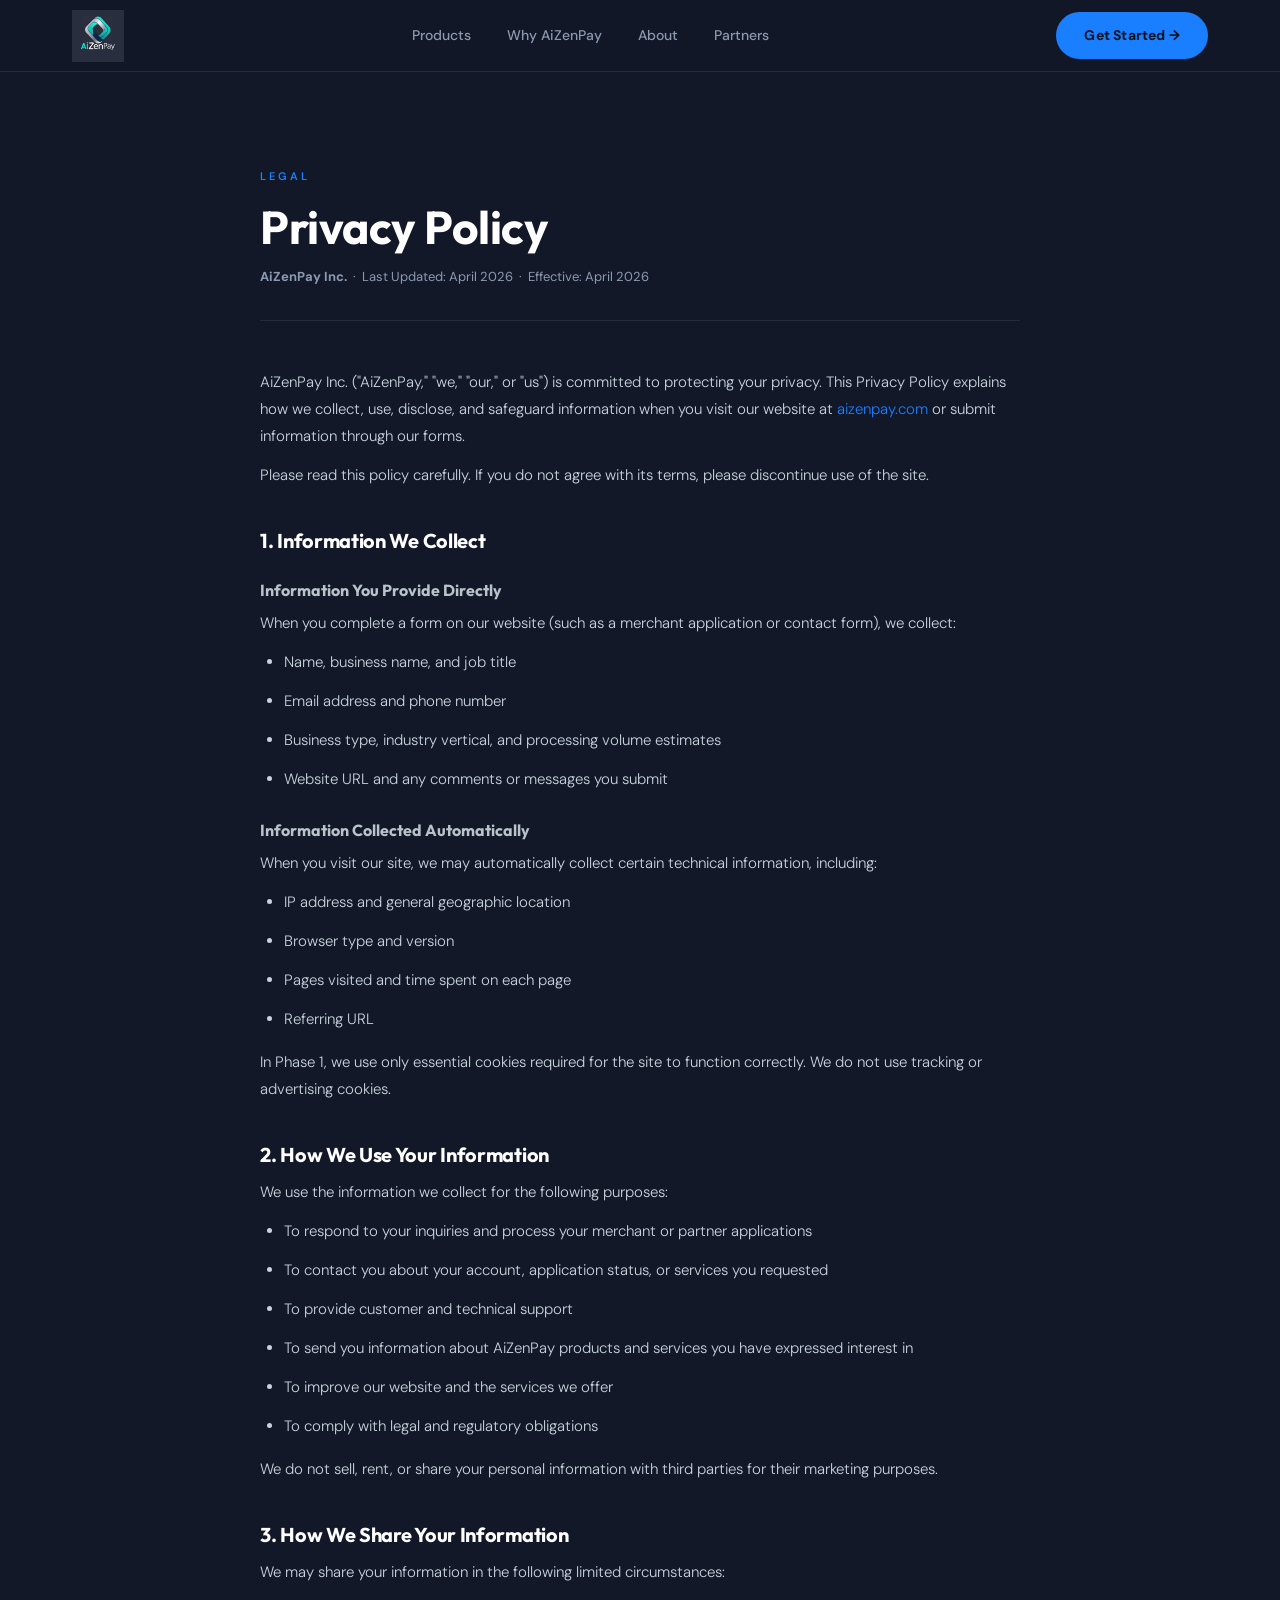
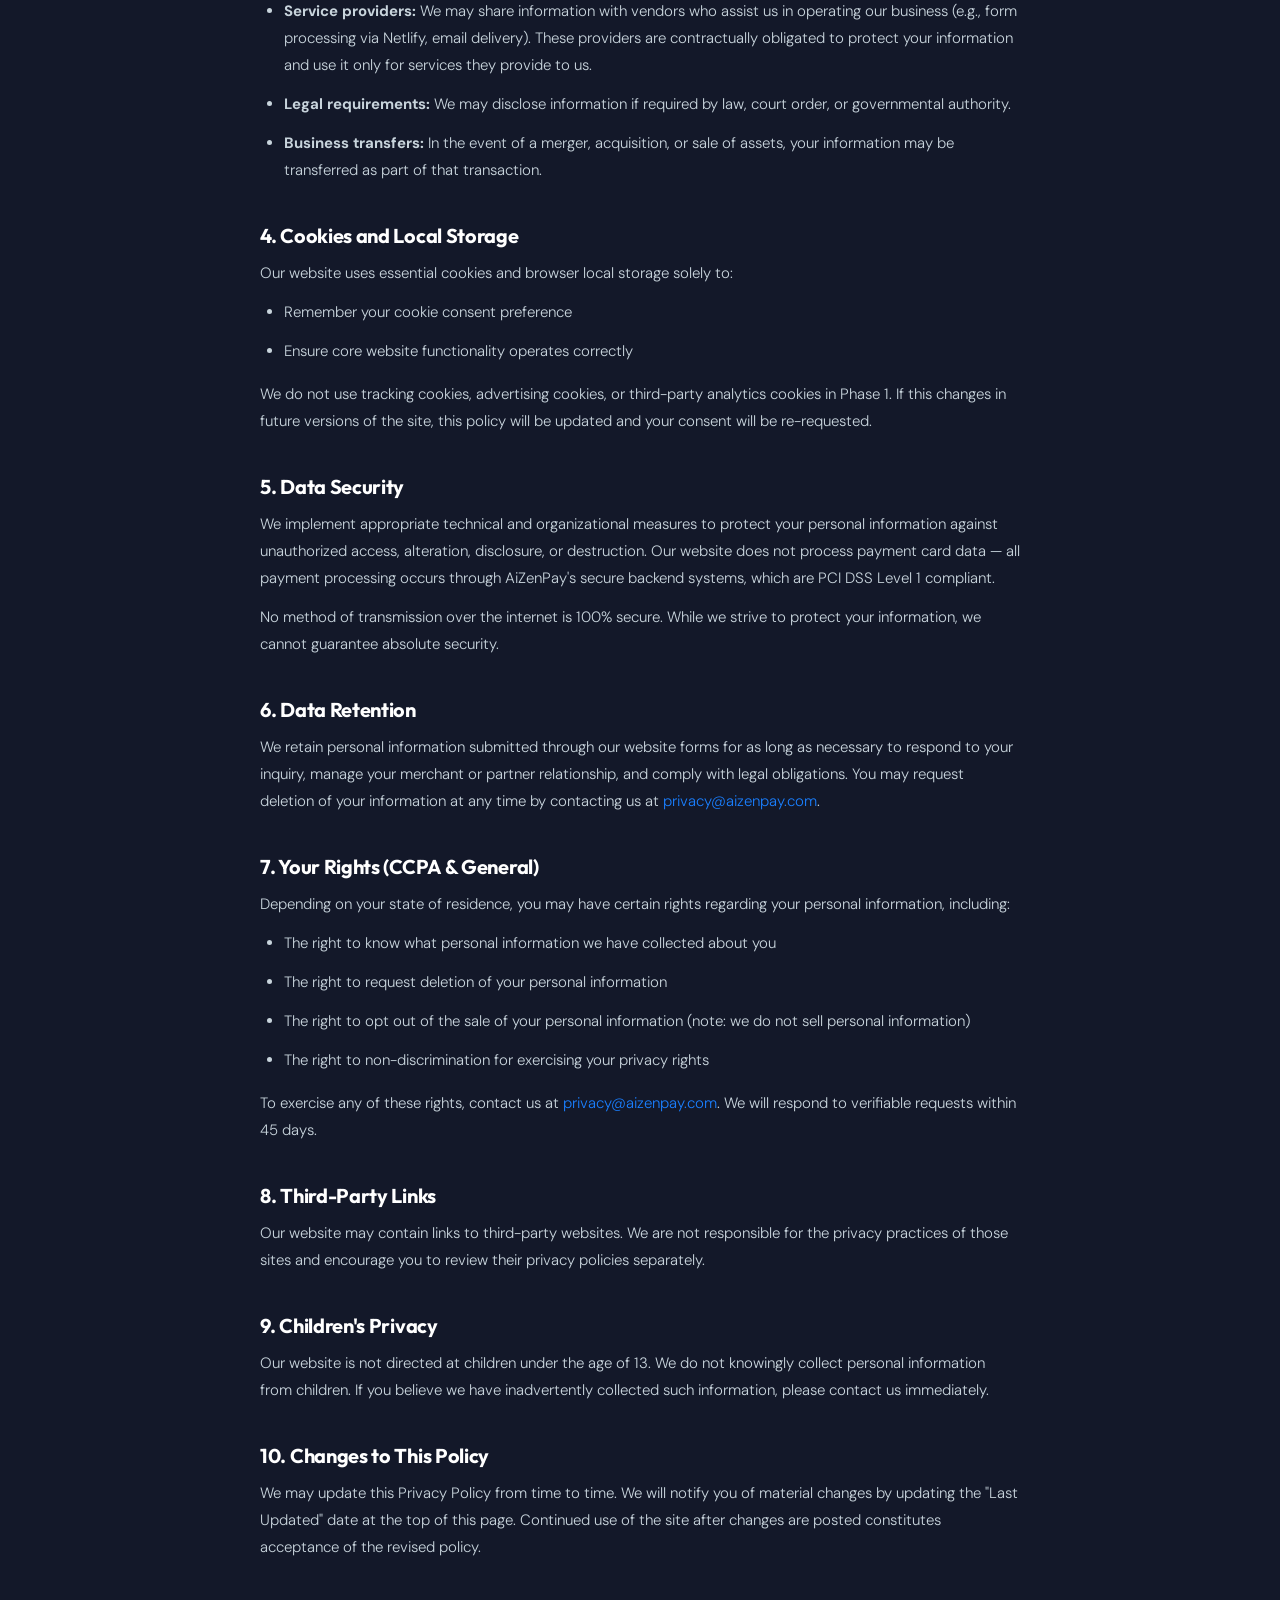
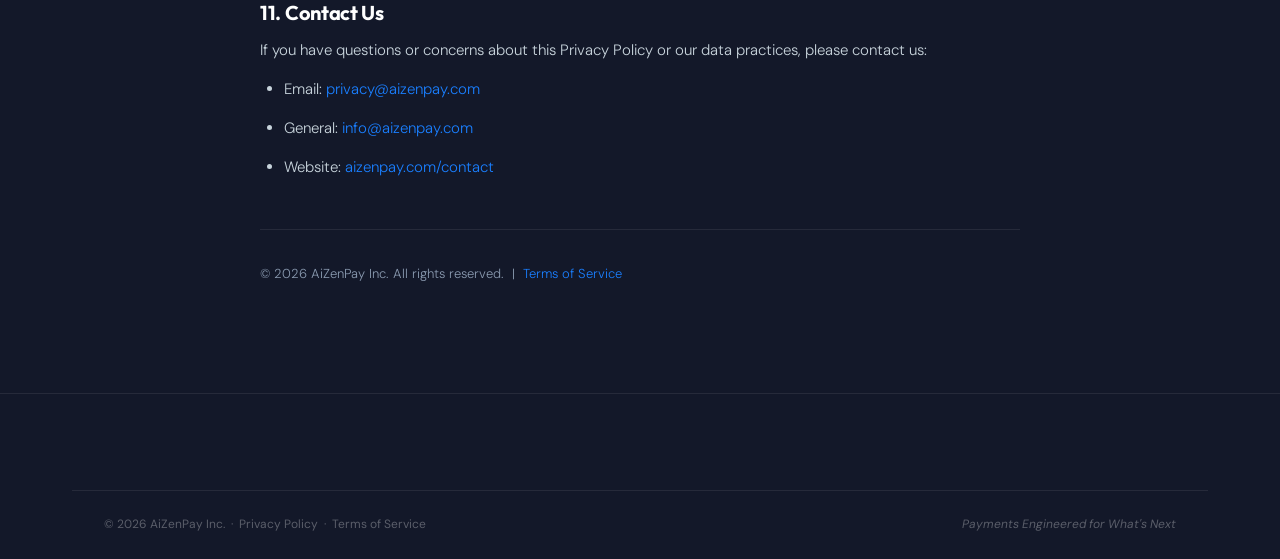
<file: privacy.html>
<!DOCTYPE html>
<html lang="en">
<head>
  <meta charset="UTF-8" />
  <meta name="viewport" content="width=device-width, initial-scale=1.0" />
  <title>Privacy Policy | AiZenPay</title>
  <meta name="description" content="AiZenPay Privacy Policy. Learn how we collect, use, and protect your personal information." />
  <meta name="robots" content="index, follow" />
  <link rel="canonical" href="https://aizenpay.com/privacy.html" />
  <link rel="preconnect" href="https://fonts.googleapis.com" />
  <link rel="preconnect" href="https://fonts.gstatic.com" crossorigin />
  <link href="https://fonts.googleapis.com/css2?family=Outfit:wght@400;500;600;700;800&family=DM+Sans:ital,wght@0,300;0,400;0,500;1,300&display=swap" rel="stylesheet" />
  <link rel="stylesheet" href="styles/tokens.css" />
  <link rel="stylesheet" href="styles/base.css" />
  <link rel="stylesheet" href="styles/layout.css" />
  <link rel="stylesheet" href="styles/components.css" />
  <link rel="icon" type="image/png" href="images/favicon.png" />
  <style>
    .legal-body { max-width: 760px; margin: 0 auto; }
    .legal-body h2 { font-size: 20px; margin: 40px 0 12px; color: var(--c-white); }
    .legal-body h3 { font-size: 16px; margin: 28px 0 10px; color: var(--c-silver); }
    .legal-body p, .legal-body li { font-size: 15px; color: var(--c-text-body); line-height: 1.8; margin-bottom: 12px; font-weight: 300; }
    .legal-body ul { list-style: disc; padding-left: 24px; margin-bottom: 16px; }
    .legal-body a { color: var(--c-teal); }
    .legal-meta { font-size: 13px; color: var(--c-text-mid); margin-bottom: 48px; padding-bottom: 32px; border-bottom: 1px solid var(--c-border); }
  </style>
</head>
<body>
  <a href="#main" class="skip-to-content">Skip to content</a>
  <div id="nav-overlay" style="display:none;position:fixed;inset:0;background:rgba(0,0,0,0.5);z-index:99;opacity:0;transition:opacity 0.2s ease;"></div>
  <style>#nav-overlay.visible { display:block !important; opacity:1; }</style>

  <header>
    <nav class="navbar" aria-label="Main navigation">
      <div class="navbar__inner">
        <a href="index.html" class="navbar__logo" aria-label="AiZenPay Home">
          <img src="images/logo.png" alt="AiZenPay" width="232" height="52" />
        </a>
        <div class="navbar__nav" role="menubar">
          <a href="products.html"     class="navbar__link" role="menuitem">Products</a>
          <a href="why-aizenpay.html" class="navbar__link" role="menuitem">Why AiZenPay</a>
          <a href="about.html"        class="navbar__link" role="menuitem">About</a>
          <a href="partners.html"     class="navbar__link" role="menuitem">Partners</a>
        </div>
        <div class="navbar__cta">
          <a href="get-started.html" class="btn-primary">Get Started &rarr;</a>
        </div>
        <button class="navbar__hamburger" aria-label="Open navigation" aria-expanded="false">
          <span></span><span></span><span></span>
        </button>
      </div>
    </nav>
    <div class="navbar__drawer" id="mobile-drawer" role="dialog" aria-label="Mobile navigation">
      <a href="products.html"     class="navbar__link">Products</a>
      <a href="why-aizenpay.html" class="navbar__link">Why AiZenPay</a>
      <a href="about.html"        class="navbar__link">About</a>
      <a href="partners.html"     class="navbar__link">Partners</a>
      <a href="get-started.html"  class="btn-primary" style="margin-top:20px;">Get Started &rarr;</a>
    </div>
  </header>

  <main id="main" class="page-body">
    <section class="section section--navy-dk">
      <div class="container">
        <div class="legal-body">
          <span class="eyebrow">Legal</span>
          <h1 style="margin-bottom:12px;">Privacy Policy</h1>
          <div class="legal-meta">
            <strong>AiZenPay Inc.</strong> &nbsp;&middot;&nbsp; Last Updated: April 2026 &nbsp;&middot;&nbsp; Effective: April 2026
          </div>

          <p>AiZenPay Inc. ("AiZenPay," "we," "our," or "us") is committed to protecting your privacy. This Privacy Policy explains how we collect, use, disclose, and safeguard information when you visit our website at <a href="https://aizenpay.com">aizenpay.com</a> or submit information through our forms.</p>

          <p>Please read this policy carefully. If you do not agree with its terms, please discontinue use of the site.</p>

          <h2>1. Information We Collect</h2>
          <h3>Information You Provide Directly</h3>
          <p>When you complete a form on our website (such as a merchant application or contact form), we collect:</p>
          <ul>
            <li>Name, business name, and job title</li>
            <li>Email address and phone number</li>
            <li>Business type, industry vertical, and processing volume estimates</li>
            <li>Website URL and any comments or messages you submit</li>
          </ul>

          <h3>Information Collected Automatically</h3>
          <p>When you visit our site, we may automatically collect certain technical information, including:</p>
          <ul>
            <li>IP address and general geographic location</li>
            <li>Browser type and version</li>
            <li>Pages visited and time spent on each page</li>
            <li>Referring URL</li>
          </ul>
          <p>In Phase 1, we use only essential cookies required for the site to function correctly. We do not use tracking or advertising cookies.</p>

          <h2>2. How We Use Your Information</h2>
          <p>We use the information we collect for the following purposes:</p>
          <ul>
            <li>To respond to your inquiries and process your merchant or partner applications</li>
            <li>To contact you about your account, application status, or services you requested</li>
            <li>To provide customer and technical support</li>
            <li>To send you information about AiZenPay products and services you have expressed interest in</li>
            <li>To improve our website and the services we offer</li>
            <li>To comply with legal and regulatory obligations</li>
          </ul>
          <p>We do not sell, rent, or share your personal information with third parties for their marketing purposes.</p>

          <h2>3. How We Share Your Information</h2>
          <p>We may share your information in the following limited circumstances:</p>
          <ul>
            <li><strong>Service providers:</strong> We may share information with vendors who assist us in operating our business (e.g., form processing via Netlify, email delivery). These providers are contractually obligated to protect your information and use it only for services they provide to us.</li>
            <li><strong>Legal requirements:</strong> We may disclose information if required by law, court order, or governmental authority.</li>
            <li><strong>Business transfers:</strong> In the event of a merger, acquisition, or sale of assets, your information may be transferred as part of that transaction.</li>
          </ul>

          <h2>4. Cookies and Local Storage</h2>
          <p>Our website uses essential cookies and browser local storage solely to:</p>
          <ul>
            <li>Remember your cookie consent preference</li>
            <li>Ensure core website functionality operates correctly</li>
          </ul>
          <p>We do not use tracking cookies, advertising cookies, or third-party analytics cookies in Phase 1. If this changes in future versions of the site, this policy will be updated and your consent will be re-requested.</p>

          <h2>5. Data Security</h2>
          <p>We implement appropriate technical and organizational measures to protect your personal information against unauthorized access, alteration, disclosure, or destruction. Our website does not process payment card data — all payment processing occurs through AiZenPay's secure backend systems, which are PCI DSS Level 1 compliant.</p>
          <p>No method of transmission over the internet is 100% secure. While we strive to protect your information, we cannot guarantee absolute security.</p>

          <h2>6. Data Retention</h2>
          <p>We retain personal information submitted through our website forms for as long as necessary to respond to your inquiry, manage your merchant or partner relationship, and comply with legal obligations. You may request deletion of your information at any time by contacting us at <a href="mailto:privacy@aizenpay.com">privacy@aizenpay.com</a>.</p>

          <h2>7. Your Rights (CCPA &amp; General)</h2>
          <p>Depending on your state of residence, you may have certain rights regarding your personal information, including:</p>
          <ul>
            <li>The right to know what personal information we have collected about you</li>
            <li>The right to request deletion of your personal information</li>
            <li>The right to opt out of the sale of your personal information (note: we do not sell personal information)</li>
            <li>The right to non-discrimination for exercising your privacy rights</li>
          </ul>
          <p>To exercise any of these rights, contact us at <a href="mailto:privacy@aizenpay.com">privacy@aizenpay.com</a>. We will respond to verifiable requests within 45 days.</p>

          <h2>8. Third-Party Links</h2>
          <p>Our website may contain links to third-party websites. We are not responsible for the privacy practices of those sites and encourage you to review their privacy policies separately.</p>

          <h2>9. Children's Privacy</h2>
          <p>Our website is not directed at children under the age of 13. We do not knowingly collect personal information from children. If you believe we have inadvertently collected such information, please contact us immediately.</p>

          <h2>10. Changes to This Policy</h2>
          <p>We may update this Privacy Policy from time to time. We will notify you of material changes by updating the "Last Updated" date at the top of this page. Continued use of the site after changes are posted constitutes acceptance of the revised policy.</p>

          <h2>11. Contact Us</h2>
          <p>If you have questions or concerns about this Privacy Policy or our data practices, please contact us:</p>
          <ul>
            <li>Email: <a href="mailto:privacy@aizenpay.com">privacy@aizenpay.com</a></li>
            <li>General: <a href="mailto:info@aizenpay.com">info@aizenpay.com</a></li>
            <li>Website: <a href="contact.html">aizenpay.com/contact</a></li>
          </ul>

          <div style="margin-top:48px; padding-top:32px; border-top:1px solid var(--c-border);">
            <p style="font-size:13px; color:var(--c-text-mid);">&copy; 2026 AiZenPay Inc. All rights reserved. &nbsp;|&nbsp; <a href="terms.html">Terms of Service</a></p>
          </div>
        </div>
      </div>
    </section>
  </main>

  <footer class="footer" role="contentinfo">
    <div style="max-width:var(--max-width); margin:0 auto; padding:0 32px;">
      <div class="footer__bottom">
        <div class="footer__bottom-left">&copy; 2026 AiZenPay Inc. &nbsp;&middot;&nbsp; <a href="privacy.html" style="color:rgba(255,255,255,0.3);">Privacy Policy</a> &nbsp;&middot;&nbsp; <a href="terms.html" style="color:rgba(255,255,255,0.3);">Terms of Service</a></div>
        <div class="footer__bottom-right">Payments Engineered for What's Next</div>
      </div>
    </div>
  </footer>

  <script src="scripts/main.js" defer></script>
</body>
</html>
</file>
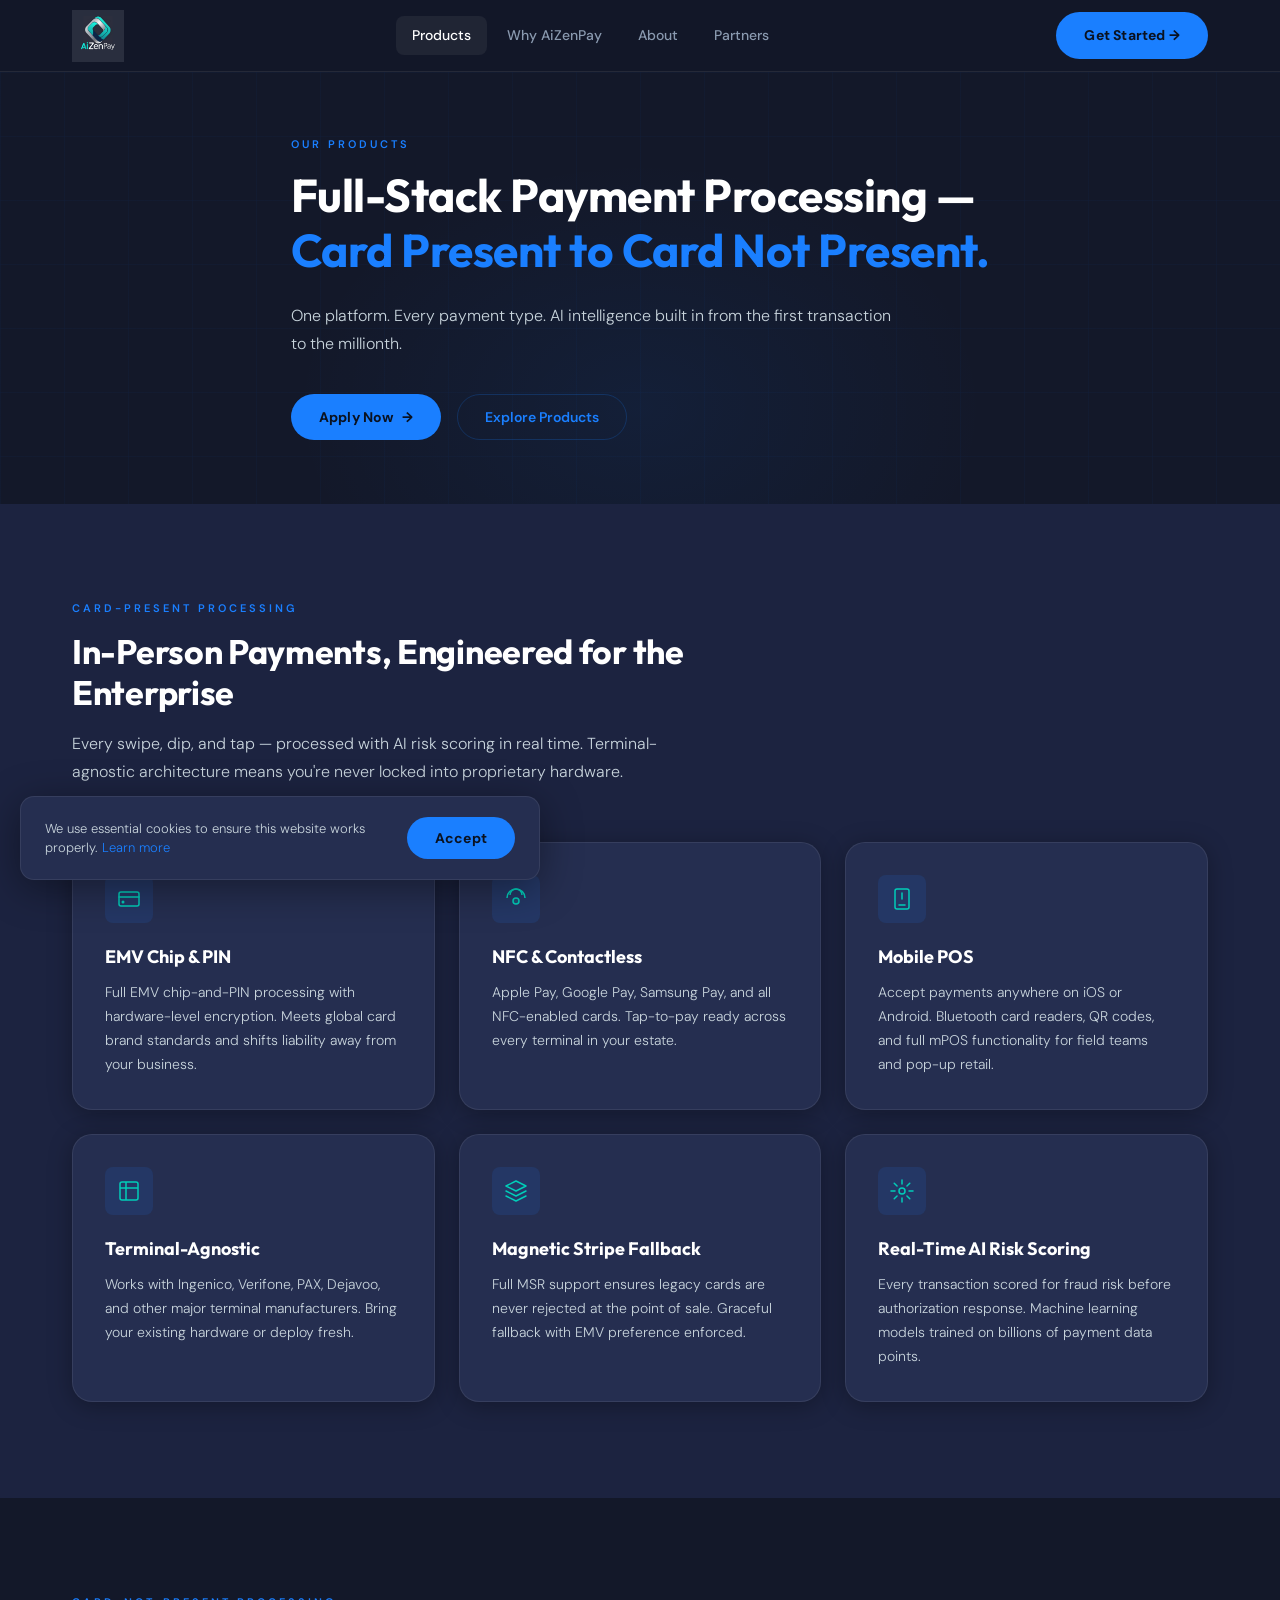
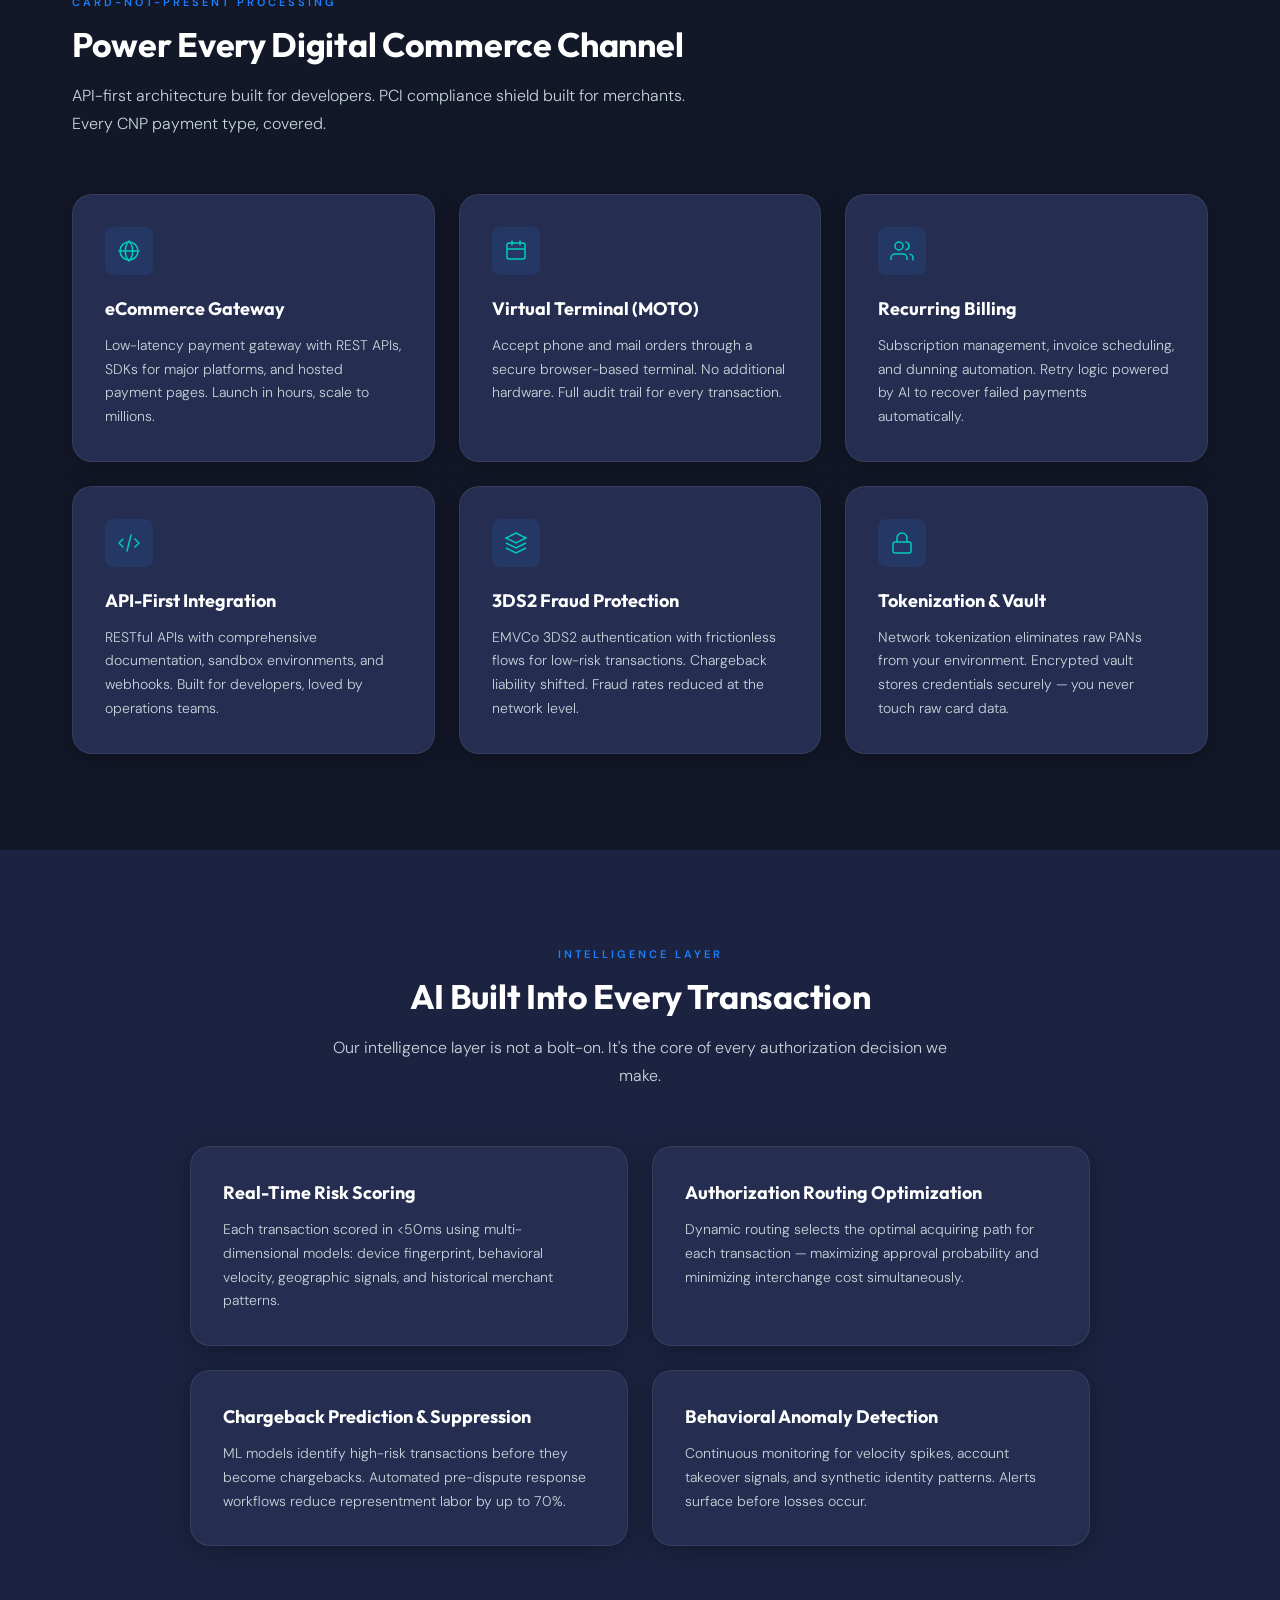
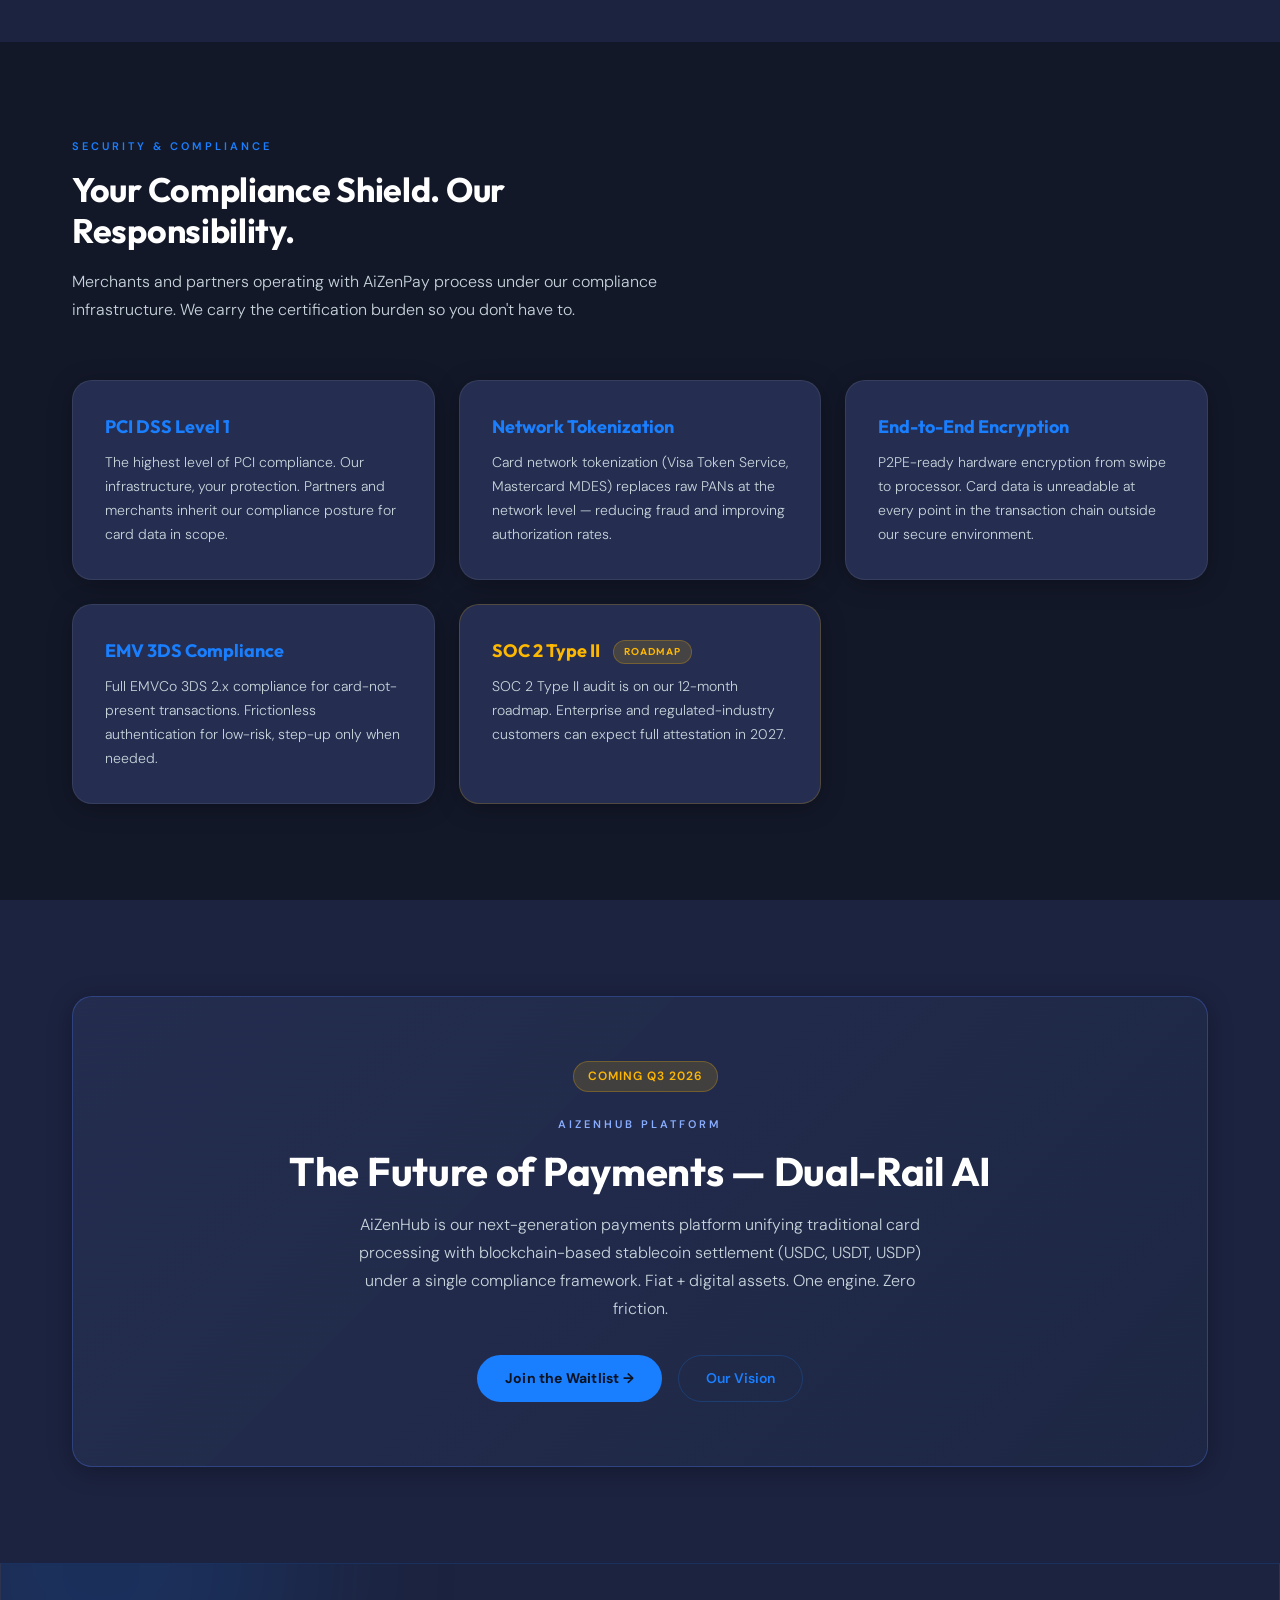
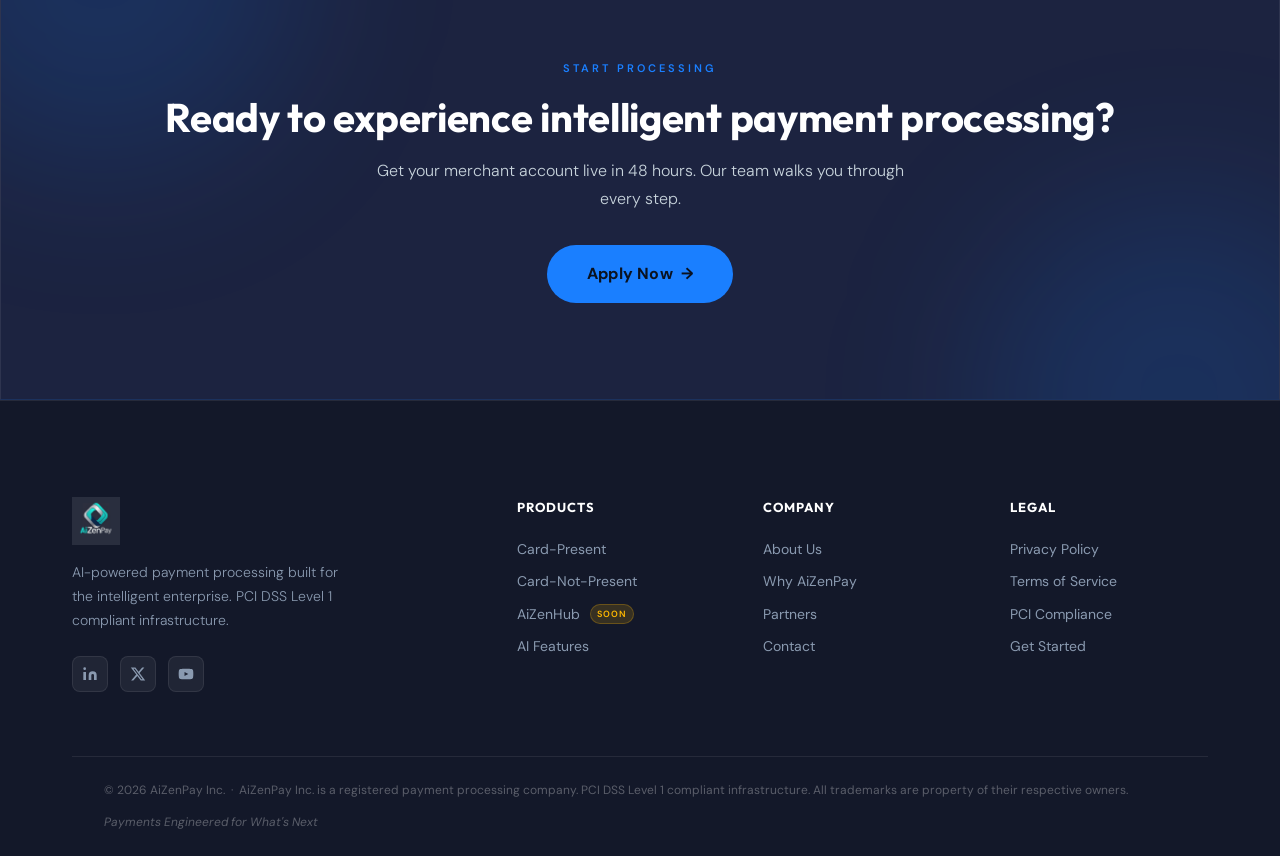
<file: products.html>
<!DOCTYPE html>
<html lang="en">
<head>
  <meta charset="UTF-8" />
  <meta name="viewport" content="width=device-width, initial-scale=1.0" />
  <title>Payment Processing Solutions — Card Present &amp; CNP | AiZenPay</title>
  <meta name="description" content="AiZenPay offers full-stack payment processing — Card-Present (EMV, NFC, POS) and Card-Not-Present (eCommerce, virtual terminal, recurring billing) with AI intelligence built in." />
  <meta name="robots" content="index, follow" />
  <link rel="canonical" href="https://aizenpay.com/products.html" />
  <meta property="og:title" content="Payment Processing Solutions | AiZenPay" />
  <meta property="og:description" content="Full-stack payment processing. Card-Present + Card-Not-Present. AI intelligence built in." />
  <meta property="og:image" content="https://aizenpay.com/images/og-default.png" />
  <meta property="og:url" content="https://aizenpay.com/products.html" />
  <meta property="og:type" content="website" />
  <meta name="twitter:card" content="summary_large_image" />
  <meta name="twitter:site" content="@AiZenPay" />
  <link rel="preconnect" href="https://fonts.googleapis.com" />
  <link rel="preconnect" href="https://fonts.gstatic.com" crossorigin />
  <link href="https://fonts.googleapis.com/css2?family=Outfit:wght@400;500;600;700;800&family=DM+Sans:ital,wght@0,300;0,400;0,500;1,300&family=JetBrains+Mono:wght@400;500&display=swap" rel="stylesheet" />
  <link rel="stylesheet" href="styles/tokens.css" />
  <link rel="stylesheet" href="styles/base.css" />
  <link rel="stylesheet" href="styles/layout.css" />
  <link rel="stylesheet" href="styles/components.css" />
  <link rel="stylesheet" href="styles/animations.css" />
  <link rel="icon" type="image/png" href="images/favicon.png" />
</head>
<body>
  <a href="#main" class="skip-to-content">Skip to content</a>
  <div id="nav-overlay" style="display:none;position:fixed;inset:0;background:rgba(0,0,0,0.5);z-index:99;opacity:0;transition:opacity 0.2s ease;"></div>
  <style>#nav-overlay.visible { display:block !important; opacity:1; }</style>

  <header>
    <nav class="navbar" aria-label="Main navigation">
      <div class="navbar__inner">
        <a href="index.html" class="navbar__logo" aria-label="AiZenPay Home">
          <img src="images/logo.png" alt="AiZenPay" width="232" height="52" />
        </a>
        <div class="navbar__nav" role="menubar">
          <a href="products.html"     class="navbar__link" role="menuitem">Products</a>
          <a href="why-aizenpay.html" class="navbar__link" role="menuitem">Why AiZenPay</a>
          <a href="about.html"        class="navbar__link" role="menuitem">About</a>
          <a href="partners.html"     class="navbar__link" role="menuitem">Partners</a>
        </div>
        <div class="navbar__cta">
          <a href="get-started.html" class="btn-primary">Get Started &rarr;</a>
        </div>
        <button class="navbar__hamburger" aria-label="Open navigation menu" aria-expanded="false" aria-controls="mobile-drawer">
          <span></span><span></span><span></span>
        </button>
      </div>
    </nav>
    <div class="navbar__drawer" id="mobile-drawer" role="dialog" aria-label="Mobile navigation">
      <a href="products.html"     class="navbar__link">Products</a>
      <a href="why-aizenpay.html" class="navbar__link">Why AiZenPay</a>
      <a href="about.html"        class="navbar__link">About</a>
      <a href="partners.html"     class="navbar__link">Partners</a>
      <a href="get-started.html"  class="btn-primary" style="margin-top:20px;">Get Started &rarr;</a>
    </div>
  </header>

  <main id="main" class="page-body">

    <!-- HERO -->
    <section class="hero hero--sub section--navy-dk" aria-labelledby="products-hero-heading">
      <div class="container">
        <div class="hero__content">
          <span class="eyebrow">Our Products</span>
          <h1 id="products-hero-heading">Full-Stack Payment Processing —<br /><span class="text-teal">Card Present to Card Not Present.</span></h1>
          <p>One platform. Every payment type. AI intelligence built in from the first transaction to the millionth.</p>
          <div class="hero__cta-row">
            <a href="get-started.html" class="btn-primary btn-arrow">Apply Now</a>
            <a href="#card-present" class="btn-secondary">Explore Products</a>
          </div>
        </div>
      </div>
    </section>

    <!-- CARD-PRESENT -->
    <section id="card-present" class="section section--navy" aria-labelledby="cp-heading">
      <div class="container">
        <div class="section__header reveal">
          <span class="eyebrow">Card-Present Processing</span>
          <h2 id="cp-heading">In-Person Payments, Engineered for the Enterprise</h2>
          <p>Every swipe, dip, and tap — processed with AI risk scoring in real time. Terminal-agnostic architecture means you're never locked into proprietary hardware.</p>
        </div>
        <div class="grid-3">
          <div class="feature-card">
            <div class="feature-card__icon" aria-hidden="true">
              <svg viewBox="0 0 24 24" fill="none" stroke="#00CDB8" stroke-width="1.5"><rect x="2" y="5" width="20" height="14" rx="2"/><path d="M2 10h20" stroke-linecap="round"/><circle cx="6" cy="15" r="1.5" fill="#00CDB8" stroke="none"/></svg>
            </div>
            <div class="feature-card__title">EMV Chip &amp; PIN</div>
            <div class="feature-card__body">Full EMV chip-and-PIN processing with hardware-level encryption. Meets global card brand standards and shifts liability away from your business.</div>
          </div>
          <div class="feature-card">
            <div class="feature-card__icon" aria-hidden="true">
              <svg viewBox="0 0 24 24" fill="none" stroke="#00CDB8" stroke-width="1.5"><path d="M6 8c0-3.3 2.7-6 6-6s6 2.7 6 6"/><path d="M3 11c0-5 4-9 9-9s9 4 9 9"/><circle cx="12" cy="14" r="3" fill="rgba(0,205,184,0.15)"/></svg>
            </div>
            <div class="feature-card__title">NFC &amp; Contactless</div>
            <div class="feature-card__body">Apple Pay, Google Pay, Samsung Pay, and all NFC-enabled cards. Tap-to-pay ready across every terminal in your estate.</div>
          </div>
          <div class="feature-card">
            <div class="feature-card__icon" aria-hidden="true">
              <svg viewBox="0 0 24 24" fill="none" stroke="#00CDB8" stroke-width="1.5"><rect x="5" y="2" width="14" height="20" rx="2"/><path d="M9 18h6M12 6v6" stroke-linecap="round"/></svg>
            </div>
            <div class="feature-card__title">Mobile POS</div>
            <div class="feature-card__body">Accept payments anywhere on iOS or Android. Bluetooth card readers, QR codes, and full mPOS functionality for field teams and pop-up retail.</div>
          </div>
          <div class="feature-card">
            <div class="feature-card__icon" aria-hidden="true">
              <svg viewBox="0 0 24 24" fill="none" stroke="#00CDB8" stroke-width="1.5"><path d="M9 3H5a2 2 0 00-2 2v4m6-6h10a2 2 0 012 2v4M9 3v18m0 0h10a2 2 0 002-2V9M9 21H5a2 2 0 01-2-2V9m0 0h18" stroke-linecap="round" stroke-linejoin="round"/></svg>
            </div>
            <div class="feature-card__title">Terminal-Agnostic</div>
            <div class="feature-card__body">Works with Ingenico, Verifone, PAX, Dejavoo, and other major terminal manufacturers. Bring your existing hardware or deploy fresh.</div>
          </div>
          <div class="feature-card">
            <div class="feature-card__icon" aria-hidden="true">
              <svg viewBox="0 0 24 24" fill="none" stroke="#00CDB8" stroke-width="1.5"><path d="M12 2L2 7l10 5 10-5-10-5zM2 17l10 5 10-5M2 12l10 5 10-5" stroke-linecap="round" stroke-linejoin="round"/></svg>
            </div>
            <div class="feature-card__title">Magnetic Stripe Fallback</div>
            <div class="feature-card__body">Full MSR support ensures legacy cards are never rejected at the point of sale. Graceful fallback with EMV preference enforced.</div>
          </div>
          <div class="feature-card">
            <div class="feature-card__icon" aria-hidden="true">
              <svg viewBox="0 0 24 24" fill="none" stroke="#00CDB8" stroke-width="1.5"><circle cx="12" cy="12" r="3"/><path d="M12 1v4M12 19v4M4.22 4.22l2.83 2.83M16.95 16.95l2.83 2.83M1 12h4M19 12h4M4.22 19.78l2.83-2.83M16.95 7.05l2.83-2.83" stroke-linecap="round"/></svg>
            </div>
            <div class="feature-card__title">Real-Time AI Risk Scoring</div>
            <div class="feature-card__body">Every transaction scored for fraud risk before authorization response. Machine learning models trained on billions of payment data points.</div>
          </div>
        </div>
      </div>
    </section>

    <!-- CARD-NOT-PRESENT -->
    <section id="card-not-present" class="section section--navy-dk" aria-labelledby="cnp-heading">
      <div class="container">
        <div class="section__header reveal">
          <span class="eyebrow">Card-Not-Present Processing</span>
          <h2 id="cnp-heading">Power Every Digital Commerce Channel</h2>
          <p>API-first architecture built for developers. PCI compliance shield built for merchants. Every CNP payment type, covered.</p>
        </div>
        <div class="grid-3">
          <div class="feature-card">
            <div class="feature-card__icon" aria-hidden="true">
              <svg viewBox="0 0 24 24" fill="none" stroke="#00CDB8" stroke-width="1.5"><circle cx="12" cy="12" r="9"/><path d="M2 12h20M12 2a15.3 15.3 0 010 20M12 2a15.3 15.3 0 000 20" stroke-linecap="round"/></svg>
            </div>
            <div class="feature-card__title">eCommerce Gateway</div>
            <div class="feature-card__body">Low-latency payment gateway with REST APIs, SDKs for major platforms, and hosted payment pages. Launch in hours, scale to millions.</div>
          </div>
          <div class="feature-card">
            <div class="feature-card__icon" aria-hidden="true">
              <svg viewBox="0 0 24 24" fill="none" stroke="#00CDB8" stroke-width="1.5"><rect x="3" y="4" width="18" height="16" rx="2"/><path d="M8 2v4M16 2v4M3 10h18" stroke-linecap="round"/></svg>
            </div>
            <div class="feature-card__title">Virtual Terminal (MOTO)</div>
            <div class="feature-card__body">Accept phone and mail orders through a secure browser-based terminal. No additional hardware. Full audit trail for every transaction.</div>
          </div>
          <div class="feature-card">
            <div class="feature-card__icon" aria-hidden="true">
              <svg viewBox="0 0 24 24" fill="none" stroke="#00CDB8" stroke-width="1.5"><path d="M17 21v-2a4 4 0 00-4-4H5a4 4 0 00-4 4v2"/><circle cx="9" cy="7" r="4"/><path d="M23 21v-2a4 4 0 00-3-3.87M16 3.13a4 4 0 010 7.75" stroke-linecap="round"/></svg>
            </div>
            <div class="feature-card__title">Recurring Billing</div>
            <div class="feature-card__body">Subscription management, invoice scheduling, and dunning automation. Retry logic powered by AI to recover failed payments automatically.</div>
          </div>
          <div class="feature-card">
            <div class="feature-card__icon" aria-hidden="true">
              <svg viewBox="0 0 24 24" fill="none" stroke="#00CDB8" stroke-width="1.5"><path d="M10 20l4-16m4 4l4 4-4 4M6 16l-4-4 4-4" stroke-linecap="round" stroke-linejoin="round"/></svg>
            </div>
            <div class="feature-card__title">API-First Integration</div>
            <div class="feature-card__body">RESTful APIs with comprehensive documentation, sandbox environments, and webhooks. Built for developers, loved by operations teams.</div>
          </div>
          <div class="feature-card">
            <div class="feature-card__icon" aria-hidden="true">
              <svg viewBox="0 0 24 24" fill="none" stroke="#00CDB8" stroke-width="1.5"><path d="M12 2L2 7l10 5 10-5-10-5z"/><path d="M2 17l10 5 10-5M2 12l10 5 10-5"/></svg>
            </div>
            <div class="feature-card__title">3DS2 Fraud Protection</div>
            <div class="feature-card__body">EMVCo 3DS2 authentication with frictionless flows for low-risk transactions. Chargeback liability shifted. Fraud rates reduced at the network level.</div>
          </div>
          <div class="feature-card">
            <div class="feature-card__icon" aria-hidden="true">
              <svg viewBox="0 0 24 24" fill="none" stroke="#00CDB8" stroke-width="1.5"><rect x="3" y="11" width="18" height="11" rx="2"/><path d="M7 11V7a5 5 0 0110 0v4" stroke-linecap="round"/></svg>
            </div>
            <div class="feature-card__title">Tokenization &amp; Vault</div>
            <div class="feature-card__body">Network tokenization eliminates raw PANs from your environment. Encrypted vault stores credentials securely — you never touch raw card data.</div>
          </div>
        </div>
      </div>
    </section>

    <!-- AI FEATURES -->
    <section id="ai-features" class="section section--navy" aria-labelledby="ai-heading">
      <div class="container">
        <div class="section__header section__header--center reveal">
          <span class="eyebrow">Intelligence Layer</span>
          <h2 id="ai-heading">AI Built Into Every Transaction</h2>
          <p>Our intelligence layer is not a bolt-on. It's the core of every authorization decision we make.</p>
        </div>
        <div class="grid-2" style="max-width:900px; margin:0 auto;">
          <div class="feature-card reveal">
            <div class="feature-card__title">Real-Time Risk Scoring</div>
            <div class="feature-card__body">Each transaction scored in &lt;50ms using multi-dimensional models: device fingerprint, behavioral velocity, geographic signals, and historical merchant patterns.</div>
          </div>
          <div class="feature-card reveal reveal-delay-1">
            <div class="feature-card__title">Authorization Routing Optimization</div>
            <div class="feature-card__body">Dynamic routing selects the optimal acquiring path for each transaction — maximizing approval probability and minimizing interchange cost simultaneously.</div>
          </div>
          <div class="feature-card reveal reveal-delay-2">
            <div class="feature-card__title">Chargeback Prediction &amp; Suppression</div>
            <div class="feature-card__body">ML models identify high-risk transactions before they become chargebacks. Automated pre-dispute response workflows reduce representment labor by up to 70%.</div>
          </div>
          <div class="feature-card reveal reveal-delay-3">
            <div class="feature-card__title">Behavioral Anomaly Detection</div>
            <div class="feature-card__body">Continuous monitoring for velocity spikes, account takeover signals, and synthetic identity patterns. Alerts surface before losses occur.</div>
          </div>
        </div>
      </div>
    </section>

    <!-- SECURITY & COMPLIANCE -->
    <section id="security" class="section section--navy-dk" aria-labelledby="security-heading">
      <div class="container">
        <div class="section__header reveal">
          <span class="eyebrow">Security &amp; Compliance</span>
          <h2 id="security-heading">Your Compliance Shield. Our Responsibility.</h2>
          <p>Merchants and partners operating with AiZenPay process under our compliance infrastructure. We carry the certification burden so you don't have to.</p>
        </div>
        <div class="grid-3">
          <div class="feature-card reveal">
            <div class="feature-card__title" style="color:var(--c-teal)">PCI DSS Level 1</div>
            <div class="feature-card__body">The highest level of PCI compliance. Our infrastructure, your protection. Partners and merchants inherit our compliance posture for card data in scope.</div>
          </div>
          <div class="feature-card reveal reveal-delay-1">
            <div class="feature-card__title" style="color:var(--c-teal)">Network Tokenization</div>
            <div class="feature-card__body">Card network tokenization (Visa Token Service, Mastercard MDES) replaces raw PANs at the network level — reducing fraud and improving authorization rates.</div>
          </div>
          <div class="feature-card reveal reveal-delay-2">
            <div class="feature-card__title" style="color:var(--c-teal)">End-to-End Encryption</div>
            <div class="feature-card__body">P2PE-ready hardware encryption from swipe to processor. Card data is unreadable at every point in the transaction chain outside our secure environment.</div>
          </div>
          <div class="feature-card reveal reveal-delay-3">
            <div class="feature-card__title" style="color:var(--c-teal)">EMV 3DS Compliance</div>
            <div class="feature-card__body">Full EMVCo 3DS 2.x compliance for card-not-present transactions. Frictionless authentication for low-risk, step-up only when needed.</div>
          </div>
          <div class="feature-card reveal reveal-delay-4" style="border-color:rgba(255,184,0,0.2)">
            <div class="feature-card__title" style="color:var(--c-amber)">SOC 2 Type II <span class="badge-soon">Roadmap</span></div>
            <div class="feature-card__body">SOC 2 Type II audit is on our 12-month roadmap. Enterprise and regulated-industry customers can expect full attestation in 2027.</div>
          </div>
        </div>
      </div>
    </section>

    <!-- AIZENHUB TEASER -->
    <section id="aizenhub" class="section section--navy" aria-labelledby="hub-heading">
      <div class="container">
        <div class="feature-card reveal" style="text-align:center; padding:64px 48px; background:linear-gradient(135deg, rgba(37,46,80,0.9), rgba(30,40,69,0.95)); border-color:rgba(79,124,255,0.3);">
          <span class="badge-soon" style="display:inline-block; margin-bottom:24px; font-size:12px; padding:5px 14px;">Coming Q3 2026</span>
          <span class="eyebrow" style="color:#8AAEFF;">AiZenHub Platform</span>
          <h2 id="hub-heading" style="font-size:clamp(28px, 3.5vw, 40px); margin-bottom:16px;">The Future of Payments — Dual-Rail AI</h2>
          <p style="max-width:600px; margin:0 auto 32px; font-size:16px;">
            AiZenHub is our next-generation payments platform unifying traditional card processing with blockchain-based stablecoin settlement (USDC, USDT, USDP) under a single compliance framework. Fiat + digital assets. One engine. Zero friction.
          </p>
          <div style="display:flex; gap:16px; justify-content:center; flex-wrap:wrap;">
            <a href="get-started.html" class="btn-primary">Join the Waitlist &rarr;</a>
            <a href="about.html#vision" class="btn-secondary">Our Vision</a>
          </div>
        </div>
      </div>
    </section>

    <!-- CTA BANNER -->
    <section class="cta-banner" aria-labelledby="products-cta-heading">
      <div class="container">
        <span class="eyebrow cta-banner__eyebrow">Start Processing</span>
        <h2 id="products-cta-heading">Ready to experience intelligent payment processing?</h2>
        <p>Get your merchant account live in 48 hours. Our team walks you through every step.</p>
        <a href="get-started.html" class="btn-primary btn-primary--lg btn-arrow">Apply Now</a>
      </div>
    </section>

  </main>

  <!-- FOOTER -->
  <footer class="footer" role="contentinfo">
    <div class="footer__grid">
      <div class="footer__brand">
        <a href="index.html" aria-label="AiZenPay Home"><img src="images/logo.png" alt="AiZenPay" class="footer__logo" width="214" height="48" /></a>
        <p>AI-powered payment processing built for the intelligent enterprise. PCI DSS Level 1 compliant infrastructure.</p>
        <div class="footer__social" aria-label="Social media links">
          <!-- TODO: Replace with live social URLs -->
          <a href="#" class="footer__social-link" aria-label="LinkedIn"><svg viewBox="0 0 24 24" fill="currentColor"><path d="M16 8a6 6 0 016 6v7h-4v-7a2 2 0 00-2-2 2 2 0 00-2 2v7h-4v-7a6 6 0 016-6zM2 9h4v12H2z"/><circle cx="4" cy="4" r="2"/></svg></a>
          <a href="#" class="footer__social-link" aria-label="X (Twitter)"><svg viewBox="0 0 24 24" fill="currentColor"><path d="M18.244 2.25h3.308l-7.227 8.26 8.502 11.24H16.17l-5.214-6.817L4.99 21.75H1.68l7.73-8.835L1.254 2.25H8.08l4.713 6.231zm-1.161 17.52h1.833L7.084 4.126H5.117z"/></svg></a>
          <a href="#" class="footer__social-link" aria-label="YouTube"><svg viewBox="0 0 24 24" fill="currentColor"><path d="M22.54 6.42a2.78 2.78 0 00-1.95-1.96C18.88 4 12 4 12 4s-6.88 0-8.59.46a2.78 2.78 0 00-1.95 1.96A29 29 0 001 12a29 29 0 00.46 5.58A2.78 2.78 0 003.41 19.54C5.12 20 12 20 12 20s6.88 0 8.59-.46a2.78 2.78 0 001.95-1.96A29 29 0 0023 12a29 29 0 00-.46-5.58zM9.75 15.02V8.98L15.5 12l-5.75 3.02z"/></svg></a>
        </div>
      </div>
      <div>
        <div class="footer__col-title">Products</div>
        <ul class="footer__links">
          <li><a href="products.html#card-present" class="footer__link">Card-Present</a></li>
          <li><a href="products.html#card-not-present" class="footer__link">Card-Not-Present</a></li>
          <li><a href="products.html#aizenhub" class="footer__link">AiZenHub <span class="badge-soon">Soon</span></a></li>
          <li><a href="why-aizenpay.html" class="footer__link">AI Features</a></li>
        </ul>
      </div>
      <div>
        <div class="footer__col-title">Company</div>
        <ul class="footer__links">
          <li><a href="about.html" class="footer__link">About Us</a></li>
          <li><a href="why-aizenpay.html" class="footer__link">Why AiZenPay</a></li>
          <li><a href="partners.html" class="footer__link">Partners</a></li>
          <li><a href="contact.html" class="footer__link">Contact</a></li>
        </ul>
      </div>
      <div>
        <div class="footer__col-title">Legal</div>
        <ul class="footer__links">
          <li><a href="privacy.html" class="footer__link">Privacy Policy</a></li>
          <li><a href="terms.html" class="footer__link">Terms of Service</a></li>
          <li><a href="products.html#security" class="footer__link">PCI Compliance</a></li>
          <li><a href="get-started.html" class="footer__link">Get Started</a></li>
        </ul>
      </div>
    </div>
    <div style="max-width:var(--max-width); margin:0 auto; padding:0 32px;">
      <div class="footer__bottom">
        <div class="footer__bottom-left">&copy; 2026 AiZenPay Inc. &nbsp;&middot;&nbsp; AiZenPay Inc. is a registered payment processing company. PCI DSS Level 1 compliant infrastructure. All trademarks are property of their respective owners.</div>
        <div class="footer__bottom-right">Payments Engineered for What's Next</div>
      </div>
    </div>
  </footer>

  <div id="cookie-banner" class="cookie-banner" role="region" aria-label="Cookie notice" aria-live="polite">
    <p>We use essential cookies to ensure this website works properly. <a href="privacy.html">Learn more</a></p>
    <button id="cookie-accept" class="btn-primary" style="white-space:nowrap; flex-shrink:0;">Accept</button>
  </div>

  <script src="scripts/main.js" defer></script>
  <script src="scripts/animations.js" defer></script>
</body>
</html>
</file>
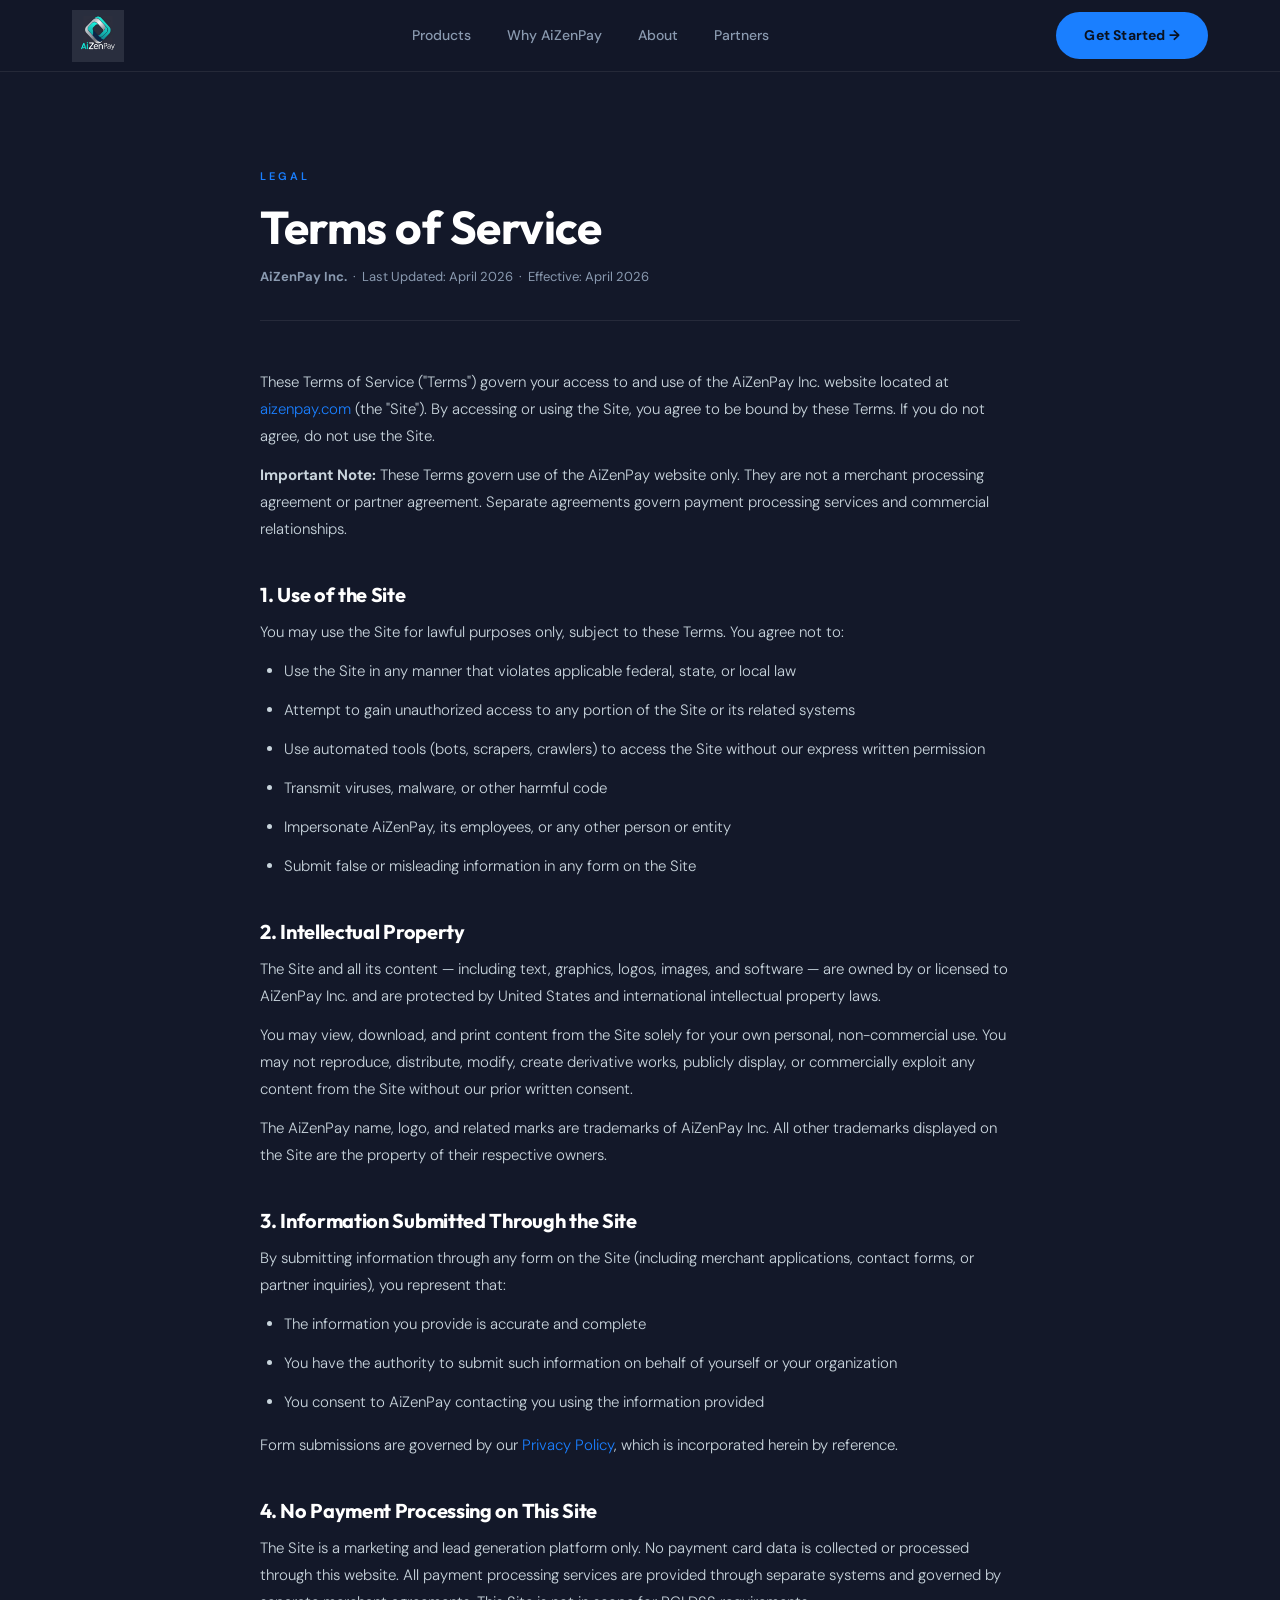
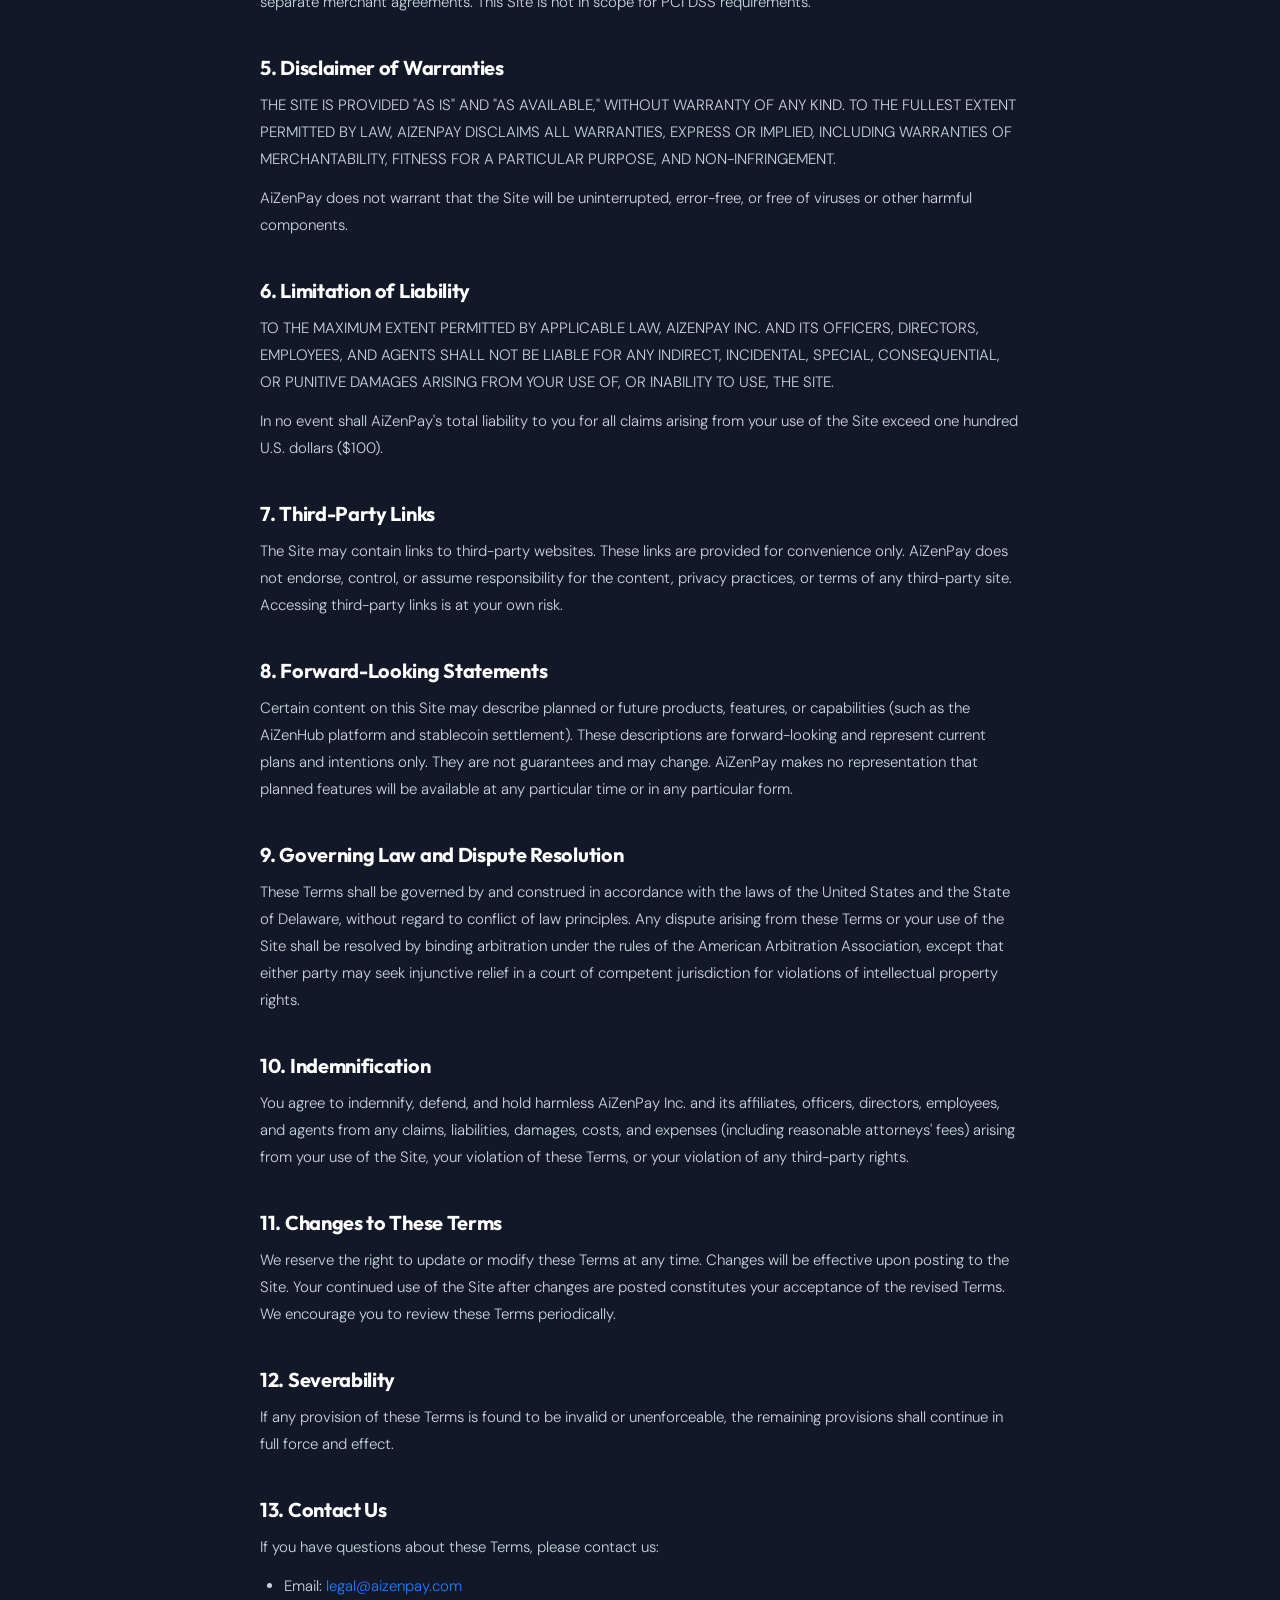
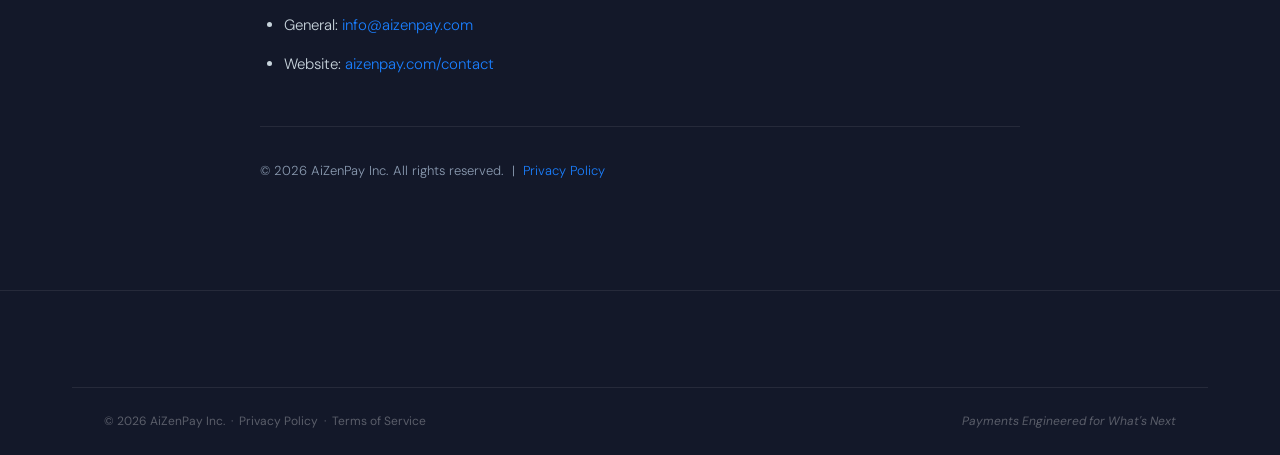
<file: terms.html>
<!DOCTYPE html>
<html lang="en">
<head>
  <meta charset="UTF-8" />
  <meta name="viewport" content="width=device-width, initial-scale=1.0" />
  <title>Terms of Service | AiZenPay</title>
  <meta name="description" content="AiZenPay Terms of Service. These terms govern your use of the AiZenPay website." />
  <meta name="robots" content="index, follow" />
  <link rel="canonical" href="https://aizenpay.com/terms.html" />
  <link rel="preconnect" href="https://fonts.googleapis.com" />
  <link rel="preconnect" href="https://fonts.gstatic.com" crossorigin />
  <link href="https://fonts.googleapis.com/css2?family=Outfit:wght@400;500;600;700;800&family=DM+Sans:ital,wght@0,300;0,400;0,500;1,300&display=swap" rel="stylesheet" />
  <link rel="stylesheet" href="styles/tokens.css" />
  <link rel="stylesheet" href="styles/base.css" />
  <link rel="stylesheet" href="styles/layout.css" />
  <link rel="stylesheet" href="styles/components.css" />
  <link rel="icon" type="image/png" href="images/favicon.png" />
  <style>
    .legal-body { max-width: 760px; margin: 0 auto; }
    .legal-body h2 { font-size: 20px; margin: 40px 0 12px; color: var(--c-white); }
    .legal-body h3 { font-size: 16px; margin: 28px 0 10px; color: var(--c-silver); }
    .legal-body p, .legal-body li { font-size: 15px; color: var(--c-text-body); line-height: 1.8; margin-bottom: 12px; font-weight: 300; }
    .legal-body ul { list-style: disc; padding-left: 24px; margin-bottom: 16px; }
    .legal-body a { color: var(--c-teal); }
    .legal-meta { font-size: 13px; color: var(--c-text-mid); margin-bottom: 48px; padding-bottom: 32px; border-bottom: 1px solid var(--c-border); }
  </style>
</head>
<body>
  <a href="#main" class="skip-to-content">Skip to content</a>
  <div id="nav-overlay" style="display:none;position:fixed;inset:0;background:rgba(0,0,0,0.5);z-index:99;opacity:0;transition:opacity 0.2s ease;"></div>
  <style>#nav-overlay.visible { display:block !important; opacity:1; }</style>

  <header>
    <nav class="navbar" aria-label="Main navigation">
      <div class="navbar__inner">
        <a href="index.html" class="navbar__logo" aria-label="AiZenPay Home">
          <img src="images/logo.png" alt="AiZenPay" width="232" height="52" />
        </a>
        <div class="navbar__nav" role="menubar">
          <a href="products.html"     class="navbar__link" role="menuitem">Products</a>
          <a href="why-aizenpay.html" class="navbar__link" role="menuitem">Why AiZenPay</a>
          <a href="about.html"        class="navbar__link" role="menuitem">About</a>
          <a href="partners.html"     class="navbar__link" role="menuitem">Partners</a>
        </div>
        <div class="navbar__cta">
          <a href="get-started.html" class="btn-primary">Get Started &rarr;</a>
        </div>
        <button class="navbar__hamburger" aria-label="Open navigation" aria-expanded="false">
          <span></span><span></span><span></span>
        </button>
      </div>
    </nav>
    <div class="navbar__drawer" id="mobile-drawer" role="dialog" aria-label="Mobile navigation">
      <a href="products.html"     class="navbar__link">Products</a>
      <a href="why-aizenpay.html" class="navbar__link">Why AiZenPay</a>
      <a href="about.html"        class="navbar__link">About</a>
      <a href="partners.html"     class="navbar__link">Partners</a>
      <a href="get-started.html"  class="btn-primary" style="margin-top:20px;">Get Started &rarr;</a>
    </div>
  </header>

  <main id="main" class="page-body">
    <section class="section section--navy-dk">
      <div class="container">
        <div class="legal-body">
          <span class="eyebrow">Legal</span>
          <h1 style="margin-bottom:12px;">Terms of Service</h1>
          <div class="legal-meta">
            <strong>AiZenPay Inc.</strong> &nbsp;&middot;&nbsp; Last Updated: April 2026 &nbsp;&middot;&nbsp; Effective: April 2026
          </div>

          <p>These Terms of Service ("Terms") govern your access to and use of the AiZenPay Inc. website located at <a href="https://aizenpay.com">aizenpay.com</a> (the "Site"). By accessing or using the Site, you agree to be bound by these Terms. If you do not agree, do not use the Site.</p>

          <p><strong>Important Note:</strong> These Terms govern use of the AiZenPay website only. They are not a merchant processing agreement or partner agreement. Separate agreements govern payment processing services and commercial relationships.</p>

          <h2>1. Use of the Site</h2>
          <p>You may use the Site for lawful purposes only, subject to these Terms. You agree not to:</p>
          <ul>
            <li>Use the Site in any manner that violates applicable federal, state, or local law</li>
            <li>Attempt to gain unauthorized access to any portion of the Site or its related systems</li>
            <li>Use automated tools (bots, scrapers, crawlers) to access the Site without our express written permission</li>
            <li>Transmit viruses, malware, or other harmful code</li>
            <li>Impersonate AiZenPay, its employees, or any other person or entity</li>
            <li>Submit false or misleading information in any form on the Site</li>
          </ul>

          <h2>2. Intellectual Property</h2>
          <p>The Site and all its content — including text, graphics, logos, images, and software — are owned by or licensed to AiZenPay Inc. and are protected by United States and international intellectual property laws.</p>
          <p>You may view, download, and print content from the Site solely for your own personal, non-commercial use. You may not reproduce, distribute, modify, create derivative works, publicly display, or commercially exploit any content from the Site without our prior written consent.</p>
          <p>The AiZenPay name, logo, and related marks are trademarks of AiZenPay Inc. All other trademarks displayed on the Site are the property of their respective owners.</p>

          <h2>3. Information Submitted Through the Site</h2>
          <p>By submitting information through any form on the Site (including merchant applications, contact forms, or partner inquiries), you represent that:</p>
          <ul>
            <li>The information you provide is accurate and complete</li>
            <li>You have the authority to submit such information on behalf of yourself or your organization</li>
            <li>You consent to AiZenPay contacting you using the information provided</li>
          </ul>
          <p>Form submissions are governed by our <a href="privacy.html">Privacy Policy</a>, which is incorporated herein by reference.</p>

          <h2>4. No Payment Processing on This Site</h2>
          <p>The Site is a marketing and lead generation platform only. No payment card data is collected or processed through this website. All payment processing services are provided through separate systems and governed by separate merchant agreements. This Site is not in scope for PCI DSS requirements.</p>

          <h2>5. Disclaimer of Warranties</h2>
          <p>THE SITE IS PROVIDED "AS IS" AND "AS AVAILABLE," WITHOUT WARRANTY OF ANY KIND. TO THE FULLEST EXTENT PERMITTED BY LAW, AIZENPAY DISCLAIMS ALL WARRANTIES, EXPRESS OR IMPLIED, INCLUDING WARRANTIES OF MERCHANTABILITY, FITNESS FOR A PARTICULAR PURPOSE, AND NON-INFRINGEMENT.</p>
          <p>AiZenPay does not warrant that the Site will be uninterrupted, error-free, or free of viruses or other harmful components.</p>

          <h2>6. Limitation of Liability</h2>
          <p>TO THE MAXIMUM EXTENT PERMITTED BY APPLICABLE LAW, AIZENPAY INC. AND ITS OFFICERS, DIRECTORS, EMPLOYEES, AND AGENTS SHALL NOT BE LIABLE FOR ANY INDIRECT, INCIDENTAL, SPECIAL, CONSEQUENTIAL, OR PUNITIVE DAMAGES ARISING FROM YOUR USE OF, OR INABILITY TO USE, THE SITE.</p>
          <p>In no event shall AiZenPay's total liability to you for all claims arising from your use of the Site exceed one hundred U.S. dollars ($100).</p>

          <h2>7. Third-Party Links</h2>
          <p>The Site may contain links to third-party websites. These links are provided for convenience only. AiZenPay does not endorse, control, or assume responsibility for the content, privacy practices, or terms of any third-party site. Accessing third-party links is at your own risk.</p>

          <h2>8. Forward-Looking Statements</h2>
          <p>Certain content on this Site may describe planned or future products, features, or capabilities (such as the AiZenHub platform and stablecoin settlement). These descriptions are forward-looking and represent current plans and intentions only. They are not guarantees and may change. AiZenPay makes no representation that planned features will be available at any particular time or in any particular form.</p>

          <h2>9. Governing Law and Dispute Resolution</h2>
          <p>These Terms shall be governed by and construed in accordance with the laws of the United States and the State of Delaware, without regard to conflict of law principles. Any dispute arising from these Terms or your use of the Site shall be resolved by binding arbitration under the rules of the American Arbitration Association, except that either party may seek injunctive relief in a court of competent jurisdiction for violations of intellectual property rights.</p>

          <h2>10. Indemnification</h2>
          <p>You agree to indemnify, defend, and hold harmless AiZenPay Inc. and its affiliates, officers, directors, employees, and agents from any claims, liabilities, damages, costs, and expenses (including reasonable attorneys' fees) arising from your use of the Site, your violation of these Terms, or your violation of any third-party rights.</p>

          <h2>11. Changes to These Terms</h2>
          <p>We reserve the right to update or modify these Terms at any time. Changes will be effective upon posting to the Site. Your continued use of the Site after changes are posted constitutes your acceptance of the revised Terms. We encourage you to review these Terms periodically.</p>

          <h2>12. Severability</h2>
          <p>If any provision of these Terms is found to be invalid or unenforceable, the remaining provisions shall continue in full force and effect.</p>

          <h2>13. Contact Us</h2>
          <p>If you have questions about these Terms, please contact us:</p>
          <ul>
            <li>Email: <a href="mailto:legal@aizenpay.com">legal@aizenpay.com</a></li>
            <li>General: <a href="mailto:info@aizenpay.com">info@aizenpay.com</a></li>
            <li>Website: <a href="contact.html">aizenpay.com/contact</a></li>
          </ul>

          <div style="margin-top:48px; padding-top:32px; border-top:1px solid var(--c-border);">
            <p style="font-size:13px; color:var(--c-text-mid);">&copy; 2026 AiZenPay Inc. All rights reserved. &nbsp;|&nbsp; <a href="privacy.html">Privacy Policy</a></p>
          </div>
        </div>
      </div>
    </section>
  </main>

  <footer class="footer" role="contentinfo">
    <div style="max-width:var(--max-width); margin:0 auto; padding:0 32px;">
      <div class="footer__bottom">
        <div class="footer__bottom-left">&copy; 2026 AiZenPay Inc. &nbsp;&middot;&nbsp; <a href="privacy.html" style="color:rgba(255,255,255,0.3);">Privacy Policy</a> &nbsp;&middot;&nbsp; <a href="terms.html" style="color:rgba(255,255,255,0.3);">Terms of Service</a></div>
        <div class="footer__bottom-right">Payments Engineered for What's Next</div>
      </div>
    </div>
  </footer>

  <script src="scripts/main.js" defer></script>
</body>
</html>
</file>
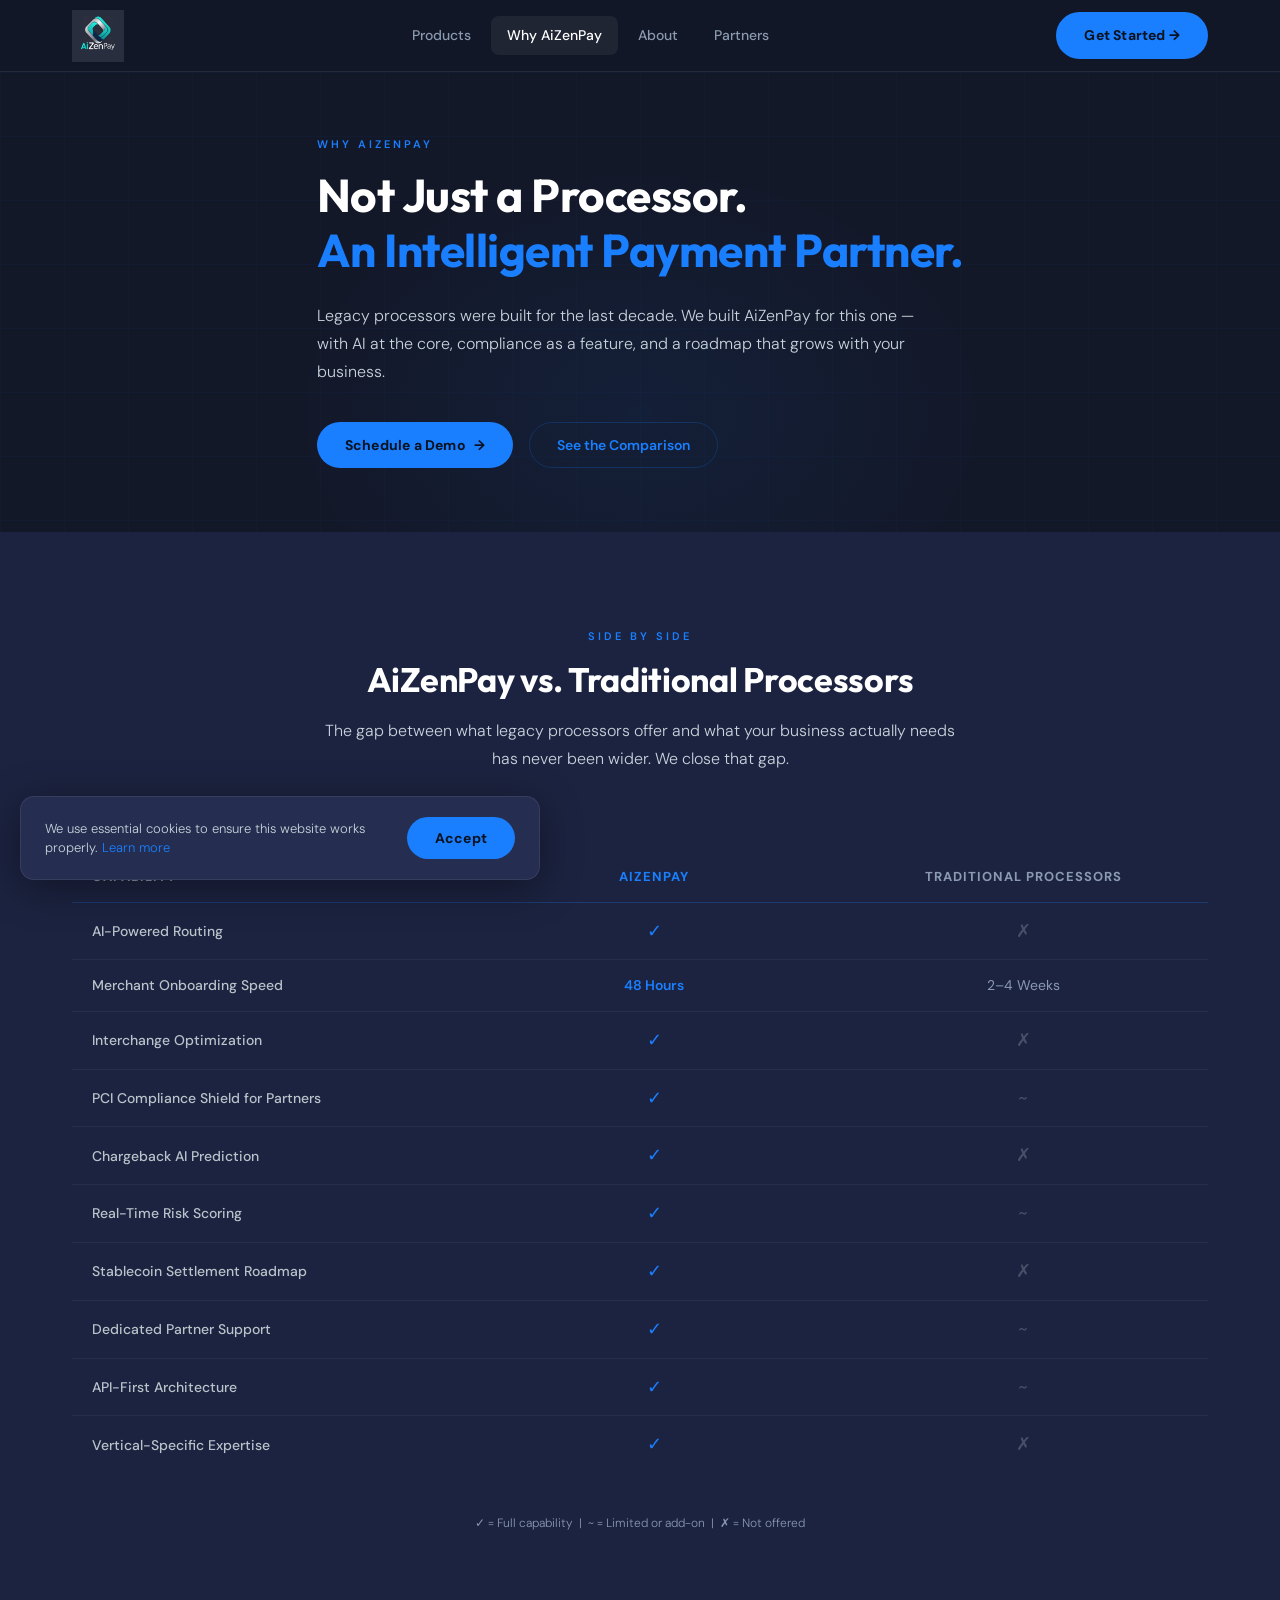
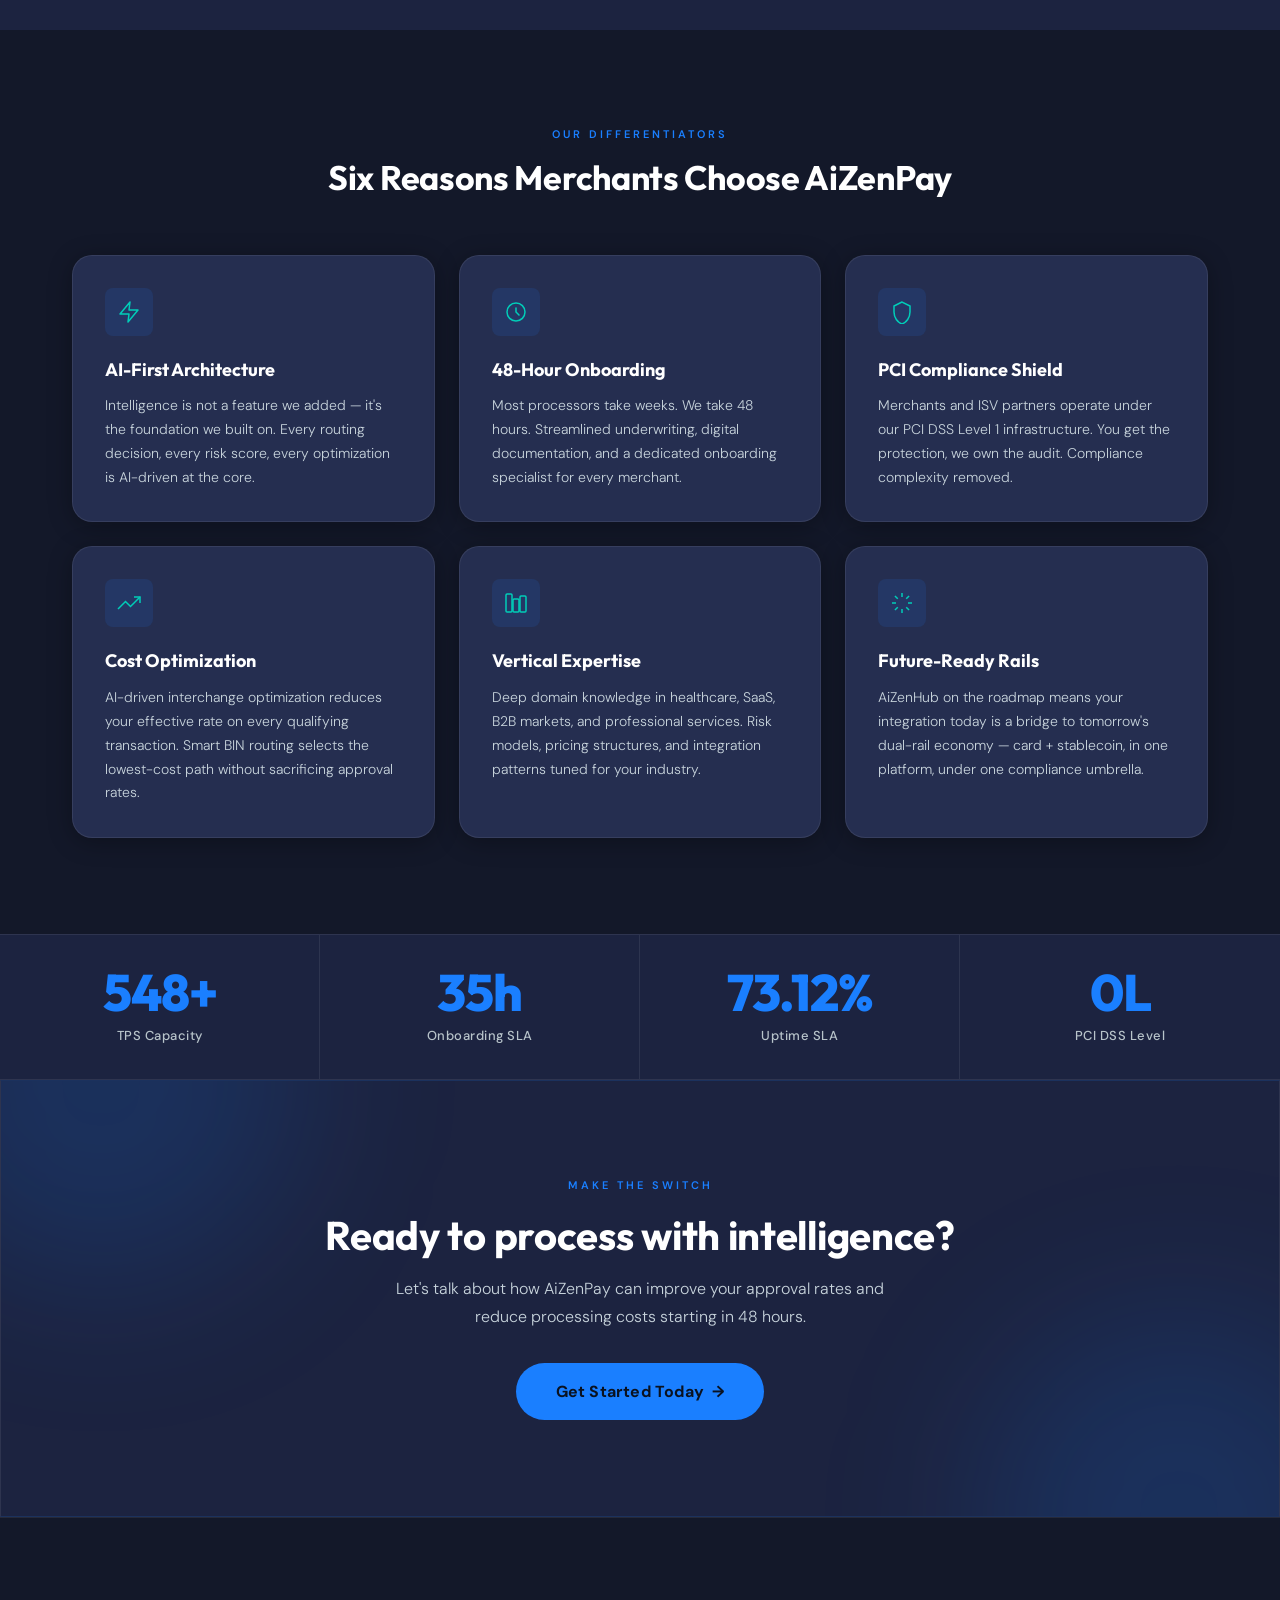
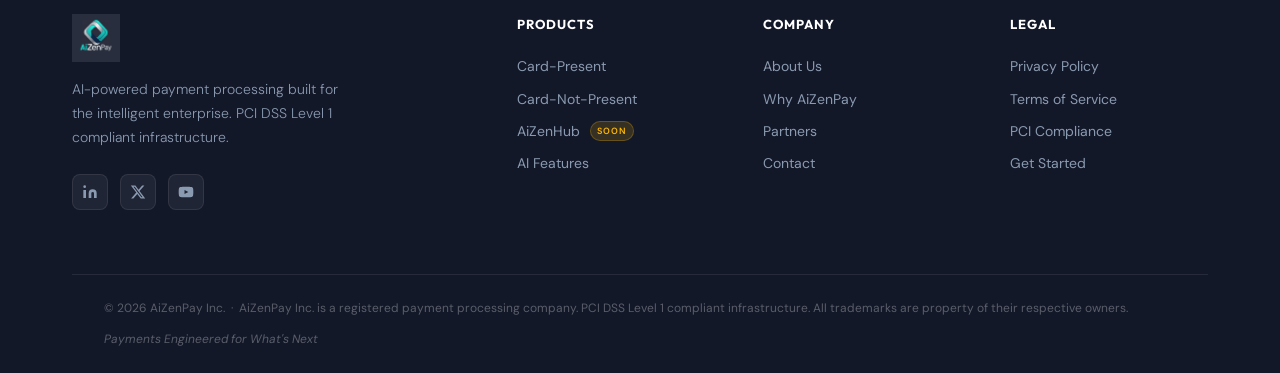
<file: why-aizenpay.html>
<!DOCTYPE html>
<html lang="en">
<head>
  <meta charset="UTF-8" />
  <meta name="viewport" content="width=device-width, initial-scale=1.0" />
  <title>Why Choose AiZenPay — Smarter, Faster Processing</title>
  <meta name="description" content="See how AiZenPay outperforms legacy processors on AI routing, onboarding speed, compliance shielding, and interchange optimization. Not just a processor — an intelligent payment partner." />
  <meta name="robots" content="index, follow" />
  <link rel="canonical" href="https://aizenpay.com/why-aizenpay.html" />
  <meta property="og:title" content="Why Choose AiZenPay — Smarter, Faster Processing" />
  <meta property="og:description" content="AiZenPay vs. legacy processors. AI routing, 48-hour onboarding, PCI compliance shield, and future-ready rails." />
  <meta property="og:image" content="https://aizenpay.com/images/og-default.png" />
  <meta property="og:url" content="https://aizenpay.com/why-aizenpay.html" />
  <meta property="og:type" content="website" />
  <meta name="twitter:card" content="summary_large_image" />
  <meta name="twitter:site" content="@AiZenPay" />
  <link rel="preconnect" href="https://fonts.googleapis.com" />
  <link rel="preconnect" href="https://fonts.gstatic.com" crossorigin />
  <link href="https://fonts.googleapis.com/css2?family=Outfit:wght@400;500;600;700;800&family=DM+Sans:ital,wght@0,300;0,400;0,500;1,300&family=JetBrains+Mono:wght@400;500&display=swap" rel="stylesheet" />
  <link rel="stylesheet" href="styles/tokens.css" />
  <link rel="stylesheet" href="styles/base.css" />
  <link rel="stylesheet" href="styles/layout.css" />
  <link rel="stylesheet" href="styles/components.css" />
  <link rel="stylesheet" href="styles/animations.css" />
  <link rel="icon" type="image/png" href="images/favicon.png" />
</head>
<body>
  <a href="#main" class="skip-to-content">Skip to content</a>
  <div id="nav-overlay" style="display:none;position:fixed;inset:0;background:rgba(0,0,0,0.5);z-index:99;opacity:0;transition:opacity 0.2s ease;"></div>
  <style>#nav-overlay.visible { display:block !important; opacity:1; }</style>

  <header>
    <nav class="navbar" aria-label="Main navigation">
      <div class="navbar__inner">
        <a href="index.html" class="navbar__logo" aria-label="AiZenPay Home">
          <img src="images/logo.png" alt="AiZenPay" width="232" height="52" />
        </a>
        <div class="navbar__nav" role="menubar">
          <a href="products.html"     class="navbar__link" role="menuitem">Products</a>
          <a href="why-aizenpay.html" class="navbar__link" role="menuitem">Why AiZenPay</a>
          <a href="about.html"        class="navbar__link" role="menuitem">About</a>
          <a href="partners.html"     class="navbar__link" role="menuitem">Partners</a>
        </div>
        <div class="navbar__cta">
          <a href="get-started.html" class="btn-primary">Get Started &rarr;</a>
        </div>
        <button class="navbar__hamburger" aria-label="Open navigation menu" aria-expanded="false" aria-controls="mobile-drawer">
          <span></span><span></span><span></span>
        </button>
      </div>
    </nav>
    <div class="navbar__drawer" id="mobile-drawer" role="dialog" aria-label="Mobile navigation">
      <a href="products.html"     class="navbar__link">Products</a>
      <a href="why-aizenpay.html" class="navbar__link">Why AiZenPay</a>
      <a href="about.html"        class="navbar__link">About</a>
      <a href="partners.html"     class="navbar__link">Partners</a>
      <a href="get-started.html"  class="btn-primary" style="margin-top:20px;">Get Started &rarr;</a>
    </div>
  </header>

  <main id="main" class="page-body">

    <!-- HERO -->
    <section class="hero hero--sub section--navy-dk" aria-labelledby="why-hero-heading">
      <div class="container">
        <div class="hero__content">
          <span class="eyebrow">Why AiZenPay</span>
          <h1 id="why-hero-heading">Not Just a Processor.<br /><span class="text-teal">An Intelligent Payment Partner.</span></h1>
          <p>Legacy processors were built for the last decade. We built AiZenPay for this one — with AI at the core, compliance as a feature, and a roadmap that grows with your business.</p>
          <div class="hero__cta-row">
            <a href="get-started.html" class="btn-primary btn-arrow">Schedule a Demo</a>
            <a href="#comparison" class="btn-secondary">See the Comparison</a>
          </div>
        </div>
      </div>
    </section>

    <!-- COMPARISON TABLE -->
    <section id="comparison" class="section section--navy" aria-labelledby="comparison-heading">
      <div class="container">
        <div class="section__header section__header--center reveal">
          <span class="eyebrow">Side by Side</span>
          <h2 id="comparison-heading">AiZenPay vs. Traditional Processors</h2>
          <p>The gap between what legacy processors offer and what your business actually needs has never been wider. We close that gap.</p>
        </div>
        <div class="reveal" style="overflow-x:auto; -webkit-overflow-scrolling:touch;">
          <table class="comparison-table" aria-label="Feature comparison between AiZenPay and traditional processors">
            <thead>
              <tr>
                <th scope="col" style="width:35%;">Capability</th>
                <th scope="col" style="width:32.5%; text-align:center;">AiZenPay</th>
                <th scope="col" style="width:32.5%; text-align:center;">Traditional Processors</th>
              </tr>
            </thead>
            <tbody>
              <tr>
                <td>AI-Powered Routing</td>
                <td style="text-align:center;"><span class="check-yes" aria-label="Yes">✓</span></td>
                <td style="text-align:center;"><span class="check-no" aria-label="No">✗</span></td>
              </tr>
              <tr>
                <td>Merchant Onboarding Speed</td>
                <td style="text-align:center; color:var(--c-teal); font-weight:600;">48 Hours</td>
                <td style="text-align:center; color:var(--c-text-mid);">2–4 Weeks</td>
              </tr>
              <tr>
                <td>Interchange Optimization</td>
                <td style="text-align:center;"><span class="check-yes" aria-label="Yes">✓</span></td>
                <td style="text-align:center;"><span class="check-no" aria-label="No">✗</span></td>
              </tr>
              <tr>
                <td>PCI Compliance Shield for Partners</td>
                <td style="text-align:center;"><span class="check-yes" aria-label="Yes">✓</span></td>
                <td style="text-align:center;"><span class="check-no" aria-label="Limited">~</span></td>
              </tr>
              <tr>
                <td>Chargeback AI Prediction</td>
                <td style="text-align:center;"><span class="check-yes" aria-label="Yes">✓</span></td>
                <td style="text-align:center;"><span class="check-no" aria-label="No">✗</span></td>
              </tr>
              <tr>
                <td>Real-Time Risk Scoring</td>
                <td style="text-align:center;"><span class="check-yes" aria-label="Yes">✓</span></td>
                <td style="text-align:center;"><span class="check-no" aria-label="Limited">~</span></td>
              </tr>
              <tr>
                <td>Stablecoin Settlement Roadmap</td>
                <td style="text-align:center;"><span class="check-yes" aria-label="Yes">✓</span></td>
                <td style="text-align:center;"><span class="check-no" aria-label="No">✗</span></td>
              </tr>
              <tr>
                <td>Dedicated Partner Support</td>
                <td style="text-align:center;"><span class="check-yes" aria-label="Yes">✓</span></td>
                <td style="text-align:center;"><span class="check-no" aria-label="Limited">~</span></td>
              </tr>
              <tr>
                <td>API-First Architecture</td>
                <td style="text-align:center;"><span class="check-yes" aria-label="Yes">✓</span></td>
                <td style="text-align:center;"><span class="check-no" aria-label="Limited">~</span></td>
              </tr>
              <tr>
                <td>Vertical-Specific Expertise</td>
                <td style="text-align:center;"><span class="check-yes" aria-label="Yes">✓</span></td>
                <td style="text-align:center;"><span class="check-no" aria-label="No">✗</span></td>
              </tr>
            </tbody>
          </table>
        </div>
        <p style="text-align:center; font-size:12px; color:var(--c-text-mid); margin-top:16px;">✓ = Full capability &nbsp;|&nbsp; ~ = Limited or add-on &nbsp;|&nbsp; ✗ = Not offered</p>
      </div>
    </section>

    <!-- 6 DIFFERENTIATORS -->
    <section class="section section--navy-dk" aria-labelledby="diff-heading">
      <div class="container">
        <div class="section__header section__header--center reveal">
          <span class="eyebrow">Our Differentiators</span>
          <h2 id="diff-heading">Six Reasons Merchants Choose AiZenPay</h2>
        </div>
        <div class="grid-3">
          <div class="feature-card reveal">
            <div class="feature-card__icon" aria-hidden="true">
              <svg viewBox="0 0 24 24" fill="none" stroke="#00CDB8" stroke-width="1.5"><path d="M13 2L3 14h9l-1 8 10-12h-9l1-8z" stroke-linecap="round" stroke-linejoin="round"/></svg>
            </div>
            <div class="feature-card__title">AI-First Architecture</div>
            <div class="feature-card__body">Intelligence is not a feature we added — it's the foundation we built on. Every routing decision, every risk score, every optimization is AI-driven at the core.</div>
          </div>
          <div class="feature-card reveal reveal-delay-1">
            <div class="feature-card__icon" aria-hidden="true">
              <svg viewBox="0 0 24 24" fill="none" stroke="#00CDB8" stroke-width="1.5"><circle cx="12" cy="12" r="9"/><path d="M12 8v4l3 3" stroke-linecap="round"/></svg>
            </div>
            <div class="feature-card__title">48-Hour Onboarding</div>
            <div class="feature-card__body">Most processors take weeks. We take 48 hours. Streamlined underwriting, digital documentation, and a dedicated onboarding specialist for every merchant.</div>
          </div>
          <div class="feature-card reveal reveal-delay-2">
            <div class="feature-card__icon" aria-hidden="true">
              <svg viewBox="0 0 24 24" fill="none" stroke="#00CDB8" stroke-width="1.5"><path d="M12 2L4 6v6c0 5.5 3.5 10.5 8 12 4.5-1.5 8-6.5 8-12V6l-8-4z"/></svg>
            </div>
            <div class="feature-card__title">PCI Compliance Shield</div>
            <div class="feature-card__body">Merchants and ISV partners operate under our PCI DSS Level 1 infrastructure. You get the protection, we own the audit. Compliance complexity removed.</div>
          </div>
          <div class="feature-card reveal reveal-delay-3">
            <div class="feature-card__icon" aria-hidden="true">
              <svg viewBox="0 0 24 24" fill="none" stroke="#00CDB8" stroke-width="1.5"><polyline points="23 6 13.5 15.5 8.5 10.5 1 18"/><polyline points="17 6 23 6 23 12"/></svg>
            </div>
            <div class="feature-card__title">Cost Optimization</div>
            <div class="feature-card__body">AI-driven interchange optimization reduces your effective rate on every qualifying transaction. Smart BIN routing selects the lowest-cost path without sacrificing approval rates.</div>
          </div>
          <div class="feature-card reveal reveal-delay-4">
            <div class="feature-card__icon" aria-hidden="true">
              <svg viewBox="0 0 24 24" fill="none" stroke="#00CDB8" stroke-width="1.5"><rect x="2" y="3" width="6" height="18" rx="1"/><rect x="9" y="8" width="6" height="13" rx="1"/><rect x="16" y="5" width="6" height="16" rx="1"/></svg>
            </div>
            <div class="feature-card__title">Vertical Expertise</div>
            <div class="feature-card__body">Deep domain knowledge in healthcare, SaaS, B2B markets, and professional services. Risk models, pricing structures, and integration patterns tuned for your industry.</div>
          </div>
          <div class="feature-card reveal reveal-delay-5">
            <div class="feature-card__icon" aria-hidden="true">
              <svg viewBox="0 0 24 24" fill="none" stroke="#00CDB8" stroke-width="1.5"><path d="M12 2v4M12 18v4M4.93 4.93l2.83 2.83M16.24 16.24l2.83 2.83M2 12h4M18 12h4M4.93 19.07l2.83-2.83M16.24 7.76l2.83-2.83"/></svg>
            </div>
            <div class="feature-card__title">Future-Ready Rails</div>
            <div class="feature-card__body">AiZenHub on the roadmap means your integration today is a bridge to tomorrow's dual-rail economy — card + stablecoin, in one platform, under one compliance umbrella.</div>
          </div>
        </div>
      </div>
    </section>

    <!-- STATS -->
    <div class="stats-row" role="region" aria-label="Performance metrics">
      <div class="stat-block">
        <div class="stat-block__number">750+</div>
        <div class="stat-block__label">TPS Capacity</div>
      </div>
      <div class="stat-block">
        <div class="stat-block__number">48h</div>
        <div class="stat-block__label">Onboarding SLA</div>
      </div>
      <div class="stat-block">
        <div class="stat-block__number">99.95%</div>
        <div class="stat-block__label">Uptime SLA</div>
      </div>
      <div class="stat-block">
        <div class="stat-block__number">L1</div>
        <div class="stat-block__label">PCI DSS Level</div>
      </div>
    </div>

    <!-- CTA BANNER -->
    <section class="cta-banner" aria-labelledby="why-cta-heading">
      <div class="container">
        <span class="eyebrow cta-banner__eyebrow">Make the Switch</span>
        <h2 id="why-cta-heading">Ready to process with intelligence?</h2>
        <p>Let's talk about how AiZenPay can improve your approval rates and reduce processing costs starting in 48 hours.</p>
        <a href="get-started.html" class="btn-primary btn-primary--lg btn-arrow">Get Started Today</a>
      </div>
    </section>

  </main>

  <!-- FOOTER -->
  <footer class="footer" role="contentinfo">
    <div class="footer__grid">
      <div class="footer__brand">
        <a href="index.html" aria-label="AiZenPay Home"><img src="images/logo.png" alt="AiZenPay" class="footer__logo" width="214" height="48" /></a>
        <p>AI-powered payment processing built for the intelligent enterprise. PCI DSS Level 1 compliant infrastructure.</p>
        <div class="footer__social" aria-label="Social media links">
          <!-- TODO: Replace with live social URLs -->
          <a href="#" class="footer__social-link" aria-label="LinkedIn"><svg viewBox="0 0 24 24" fill="currentColor"><path d="M16 8a6 6 0 016 6v7h-4v-7a2 2 0 00-2-2 2 2 0 00-2 2v7h-4v-7a6 6 0 016-6zM2 9h4v12H2z"/><circle cx="4" cy="4" r="2"/></svg></a>
          <a href="#" class="footer__social-link" aria-label="X (Twitter)"><svg viewBox="0 0 24 24" fill="currentColor"><path d="M18.244 2.25h3.308l-7.227 8.26 8.502 11.24H16.17l-5.214-6.817L4.99 21.75H1.68l7.73-8.835L1.254 2.25H8.08l4.713 6.231zm-1.161 17.52h1.833L7.084 4.126H5.117z"/></svg></a>
          <a href="#" class="footer__social-link" aria-label="YouTube"><svg viewBox="0 0 24 24" fill="currentColor"><path d="M22.54 6.42a2.78 2.78 0 00-1.95-1.96C18.88 4 12 4 12 4s-6.88 0-8.59.46a2.78 2.78 0 00-1.95 1.96A29 29 0 001 12a29 29 0 00.46 5.58A2.78 2.78 0 003.41 19.54C5.12 20 12 20 12 20s6.88 0 8.59-.46a2.78 2.78 0 001.95-1.96A29 29 0 0023 12a29 29 0 00-.46-5.58zM9.75 15.02V8.98L15.5 12l-5.75 3.02z"/></svg></a>
        </div>
      </div>
      <div>
        <div class="footer__col-title">Products</div>
        <ul class="footer__links">
          <li><a href="products.html#card-present" class="footer__link">Card-Present</a></li>
          <li><a href="products.html#card-not-present" class="footer__link">Card-Not-Present</a></li>
          <li><a href="products.html#aizenhub" class="footer__link">AiZenHub <span class="badge-soon">Soon</span></a></li>
          <li><a href="why-aizenpay.html" class="footer__link">AI Features</a></li>
        </ul>
      </div>
      <div>
        <div class="footer__col-title">Company</div>
        <ul class="footer__links">
          <li><a href="about.html" class="footer__link">About Us</a></li>
          <li><a href="why-aizenpay.html" class="footer__link">Why AiZenPay</a></li>
          <li><a href="partners.html" class="footer__link">Partners</a></li>
          <li><a href="contact.html" class="footer__link">Contact</a></li>
        </ul>
      </div>
      <div>
        <div class="footer__col-title">Legal</div>
        <ul class="footer__links">
          <li><a href="privacy.html" class="footer__link">Privacy Policy</a></li>
          <li><a href="terms.html" class="footer__link">Terms of Service</a></li>
          <li><a href="products.html#security" class="footer__link">PCI Compliance</a></li>
          <li><a href="get-started.html" class="footer__link">Get Started</a></li>
        </ul>
      </div>
    </div>
    <div style="max-width:var(--max-width); margin:0 auto; padding:0 32px;">
      <div class="footer__bottom">
        <div class="footer__bottom-left">&copy; 2026 AiZenPay Inc. &nbsp;&middot;&nbsp; AiZenPay Inc. is a registered payment processing company. PCI DSS Level 1 compliant infrastructure. All trademarks are property of their respective owners.</div>
        <div class="footer__bottom-right">Payments Engineered for What's Next</div>
      </div>
    </div>
  </footer>

  <div id="cookie-banner" class="cookie-banner" role="region" aria-label="Cookie notice" aria-live="polite">
    <p>We use essential cookies to ensure this website works properly. <a href="privacy.html">Learn more</a></p>
    <button id="cookie-accept" class="btn-primary" style="white-space:nowrap; flex-shrink:0;">Accept</button>
  </div>

  <script src="scripts/main.js" defer></script>
  <script src="scripts/animations.js" defer></script>
</body>
</html>
</file>
<file: styles/tokens.css>
/* ============================================================
   AiZenPay — Design Tokens
   styles/tokens.css
   ============================================================ */

:root {
  /* ── Colors ── */
  --c-teal:        #1A7FFF;
  --c-teal-lt:     #5599FF;
  --c-teal-dim:    rgba(26, 127, 255, 0.12);
  --c-teal-glow:   rgba(26, 127, 255, 0.15);
  --c-silver:      #B8C4CA;
  --c-navy-dk:     #131829;
  --c-navy:        #1C2340;
  --c-navy-lt:     #252E50;
  --c-navy-mid:    #1E2845;
  --c-white:       #FFFFFF;
  --c-text-body:   #C8D4DC;
  --c-text-mid:    #8A9AB0;
  --c-border:      rgba(255, 255, 255, 0.08);
  --c-border-teal: rgba(26, 127, 255, 0.22);
  --c-error:       #FF5A5A;
  --c-success:     #1A7FFF;
  --c-amber:       #FFB800;

  /* ── Typography ── */
  --f-display: 'Outfit', sans-serif;
  --f-body:    'DM Sans', sans-serif;
  --f-mono:    'JetBrains Mono', monospace;

  /* ── Font Sizes ── */
  --fs-xs:   11px;
  --fs-sm:   13px;
  --fs-base: 15px;
  --fs-md:   17px;
  --fs-lg:   20px;
  --fs-xl:   24px;
  --fs-2xl:  32px;
  --fs-3xl:  42px;
  --fs-4xl:  56px;
  --fs-5xl:  72px;

  /* ── Spacing ── */
  --space-xs:  8px;
  --space-sm:  16px;
  --space-md:  24px;
  --space-lg:  40px;
  --space-xl:  64px;
  --space-2xl: 96px;

  /* ── Border Radius ── */
  --radius-xs:   6px;
  --radius-sm:   8px;
  --radius-md:   14px;
  --radius-lg:   20px;
  --radius-xl:   28px;
  --radius-pill: 100px;

  /* ── Shadows ── */
  --shadow-sm:   0 2px 8px rgba(0, 0, 0, 0.2);
  --shadow-card: 0 4px 24px rgba(0, 0, 0, 0.3);
  --shadow-glow: 0 0 32px rgba(26, 127, 255, 0.15);
  --shadow-lg:   0 8px 40px rgba(0, 0, 0, 0.4);

  /* ── Transitions ── */
  --transition:      0.2s ease;
  --transition-slow: 0.35s ease;

  /* ── Z-index ── */
  --z-nav:     100;
  --z-overlay: 200;
  --z-modal:   300;

  /* ── Layout ── */
  --max-width:     1200px;
  --nav-height:    72px;
  --section-py:    96px;
  --section-py-sm: 64px;
}
</file>
<file: styles/base.css>
/* ============================================================
   AiZenPay — Base Styles & Reset
   styles/base.css
   ============================================================ */

*, *::before, *::after {
  box-sizing: border-box;
  margin: 0;
  padding: 0;
}

html {
  scroll-behavior: smooth;
  -webkit-text-size-adjust: 100%;
}

body {
  font-family: var(--f-body);
  font-size: var(--fs-base);
  font-weight: 400;
  color: var(--c-white);
  background-color: var(--c-navy-dk);
  line-height: 1.6;
  min-height: 100vh;
  -webkit-font-smoothing: antialiased;
  -moz-osx-font-smoothing: grayscale;
}

/* ── Skip to Content (Accessibility) ── */
.skip-to-content {
  position: absolute;
  top: -100%;
  left: 16px;
  background: var(--c-teal);
  color: var(--c-navy-dk);
  font-weight: 700;
  padding: 12px 20px;
  border-radius: var(--radius-sm);
  z-index: 9999;
  text-decoration: none;
  transition: top var(--transition);
}
.skip-to-content:focus {
  top: 16px;
}

/* ── Typography Scale ── */
h1, h2, h3, h4, h5, h6 {
  font-family: var(--f-display);
  font-weight: 700;
  line-height: 1.2;
  color: var(--c-white);
}

h1 { font-size: clamp(28px, 4vw, 46px); font-weight: 700; letter-spacing: -0.5px; }
h2 { font-size: clamp(22px, 2.8vw, 34px); letter-spacing: -0.3px; }
h3 { font-size: clamp(20px, 2.5vw, var(--fs-xl)); }
h4 { font-size: var(--fs-lg); }
h5 { font-size: var(--fs-md); }
h6 { font-size: var(--fs-base); }

p {
  color: var(--c-text-body);
  line-height: 1.75;
  font-weight: 300;
}

a {
  color: var(--c-teal);
  text-decoration: none;
  transition: color var(--transition);
}
a:hover { color: var(--c-teal-lt); }
a:focus-visible {
  outline: 2px solid var(--c-teal);
  outline-offset: 3px;
  border-radius: 3px;
}

ul, ol { list-style: none; }

img, svg {
  display: block;
  max-width: 100%;
}

button {
  font-family: var(--f-body);
  cursor: pointer;
  border: none;
  background: none;
}

input, select, textarea {
  font-family: var(--f-body);
  font-size: var(--fs-base);
}

/* ── Eyebrow Label ── */
.eyebrow {
  display: block;
  font-size: var(--fs-xs);
  font-weight: 600;
  letter-spacing: 3px;
  text-transform: uppercase;
  color: var(--c-teal);
  margin-bottom: 14px;
}

/* ── Section Divider ── */
.divider {
  width: 48px;
  height: 3px;
  background: linear-gradient(90deg, var(--c-teal), var(--c-teal-lt));
  border-radius: 2px;
  margin: 20px 0;
}

/* ── Utility: Teal Highlight in Headings ── */
.text-teal  { color: var(--c-teal); }
.text-silver { color: var(--c-silver); }
.text-mid   { color: var(--c-text-mid); }
.text-body  { color: var(--c-text-body); }

/* ── Coming Soon Badge ── */
.badge-soon {
  display: inline-block;
  font-size: 10px;
  font-weight: 600;
  letter-spacing: 1px;
  text-transform: uppercase;
  background: rgba(255, 184, 0, 0.15);
  color: var(--c-amber);
  border: 1px solid rgba(255, 184, 0, 0.25);
  padding: 3px 10px;
  border-radius: var(--radius-pill);
  margin-left: 10px;
  vertical-align: middle;
}

/* ── Phase badge ── */
.badge-teal {
  display: inline-block;
  font-size: 11px;
  font-weight: 600;
  background: var(--c-teal-dim);
  color: var(--c-teal);
  border: 1px solid var(--c-border-teal);
  padding: 4px 12px;
  border-radius: var(--radius-pill);
}

/* ── Focus Ring (Global) ── */
:focus-visible {
  outline: 2px solid var(--c-teal);
  outline-offset: 3px;
}
</file>
<file: styles/layout.css>
/* ============================================================
   AiZenPay — Layout
   styles/layout.css
   Containers · Sections · Grids · Hero
   ============================================================ */

/* ──────────────────────────────────────────
   CONTAINER
────────────────────────────────────────── */
.container {
  max-width: var(--max-width);
  margin: 0 auto;
  padding: 0 32px;
}
@media (max-width: 640px) {
  .container { padding: 0 20px; }
}

/* ──────────────────────────────────────────
   PAGE WRAPPER (push content below fixed nav)
────────────────────────────────────────── */
.page-body {
  padding-top: var(--nav-height);
}

/* ──────────────────────────────────────────
   SECTION
────────────────────────────────────────── */
.section {
  padding: var(--section-py) 0;
}
.section--navy-dk { background: var(--c-navy-dk); }
.section--navy    { background: var(--c-navy); }
.section--navy-lt { background: var(--c-navy-lt); }

.section__header {
  margin-bottom: 56px;
  max-width: 640px;
}
.section__header--center {
  text-align: center;
  margin-left: auto;
  margin-right: auto;
}
.section__header h2 { margin-bottom: 16px; }
.section__header p  { font-size: 16px; }

@media (max-width: 768px) {
  .section { padding: var(--section-py-sm) 0; }
  .section__header { margin-bottom: 40px; }
}

/* ──────────────────────────────────────────
   GRIDS
────────────────────────────────────────── */
.grid-3 {
  display: grid;
  grid-template-columns: repeat(3, 1fr);
  gap: 24px;
}
.grid-2 {
  display: grid;
  grid-template-columns: repeat(2, 1fr);
  gap: 24px;
}
.grid-4 {
  display: grid;
  grid-template-columns: repeat(4, 1fr);
  gap: 20px;
}
.grid-6 {
  display: grid;
  grid-template-columns: repeat(3, 1fr);
  gap: 16px;
}

@media (max-width: 1024px) {
  .grid-4 { grid-template-columns: repeat(2, 1fr); }
  .grid-3 { grid-template-columns: repeat(2, 1fr); }
}
@media (max-width: 768px) {
  .grid-6 { grid-template-columns: repeat(2, 1fr); }
}
@media (max-width: 640px) {
  .grid-3, .grid-2, .grid-4, .grid-6 { grid-template-columns: 1fr; }
}

/* ──────────────────────────────────────────
   HERO SECTION
────────────────────────────────────────── */
.hero {
  min-height: calc(100vh - var(--nav-height));
  display: flex;
  align-items: center;
  padding: var(--space-2xl) 0;
  background: var(--c-navy-dk);
  position: relative;
  overflow: hidden;
}

/* Geometric mesh background — CSS only */
.hero::before {
  content: '';
  position: absolute;
  inset: 0;
  background-image:
    linear-gradient(rgba(26, 127, 255, 0.03) 1px, transparent 1px),
    linear-gradient(90deg, rgba(26, 127, 255, 0.03) 1px, transparent 1px);
  background-size: 64px 64px;
  pointer-events: none;
}

/* Radial glow behind content */
.hero::after {
  content: '';
  position: absolute;
  top: 20%;
  left: 50%;
  transform: translateX(-50%);
  width: 700px;
  height: 500px;
  background: radial-gradient(ellipse, rgba(26, 127, 255, 0.07) 0%, transparent 70%);
  pointer-events: none;
}

.hero__content {
  position: relative;
  z-index: 1;
  max-width: 760px;
}
.hero__content h1 { margin-bottom: 24px; }
.hero__content p {
  font-size: 16px;
  font-weight: 300;
  color: var(--c-text-body);
  max-width: 600px;
  margin-bottom: 36px;
}

.hero__cta-row {
  display: flex;
  align-items: center;
  gap: 16px;
  flex-wrap: wrap;
}

/* Subpage hero (shorter) */
.hero--sub {
  min-height: 380px;
  padding: var(--space-xl) 0;
  align-items: center;
}
.hero--sub .hero__content p { font-size: 16px; }

@media (max-width: 640px) {
  .hero { padding: var(--space-xl) 0; min-height: auto; }
  .hero__content h1 { font-size: 26px; }
  .hero__content p  { font-size: 15px; }
}

/* ──────────────────────────────────────────
   STATS ROW
────────────────────────────────────────── */
.stats-row {
  display: grid;
  grid-template-columns: repeat(4, 1fr);
  gap: 0;
  background: var(--c-navy);
  border-top: 1px solid var(--c-border);
  border-bottom: 1px solid var(--c-border);
}
.stats-row .stat-block {
  border-right: 1px solid var(--c-border);
}
.stats-row .stat-block:last-child { border-right: none; }

@media (max-width: 768px) {
  .stats-row {
    grid-template-columns: repeat(2, 1fr);
  }
  .stats-row .stat-block:nth-child(2) { border-right: none; }
  .stats-row .stat-block:nth-child(3),
  .stats-row .stat-block:nth-child(4) {
    border-top: 1px solid var(--c-border);
  }
}
@media (max-width: 480px) {
  .stats-row {
    grid-template-columns: 1fr;
  }
  .stats-row .stat-block {
    border-right: none;
    border-bottom: 1px solid var(--c-border);
  }
  .stats-row .stat-block:last-child { border-bottom: none; }
}

/* ──────────────────────────────────────────
   SPLIT LAYOUT (Form + Sidebar)
────────────────────────────────────────── */
.split-layout {
  display: grid;
  grid-template-columns: 1fr 380px;
  gap: 48px;
  align-items: flex-start;
}
@media (max-width: 1024px) {
  .split-layout {
    grid-template-columns: 1fr;
  }
}

/* ──────────────────────────────────────────
   PRODUCT DETAIL LAYOUT
────────────────────────────────────────── */
.product-section {
  padding: 56px 0;
  border-bottom: 1px solid var(--c-border);
}
.product-section:last-child { border-bottom: none; }

/* ──────────────────────────────────────────
   SIDEBAR CARD (Used in Get Started)
────────────────────────────────────────── */
.sidebar-card {
  background: var(--c-navy-lt);
  border: 1px solid var(--c-border);
  border-radius: var(--radius-lg);
  padding: 32px;
  position: sticky;
  top: calc(var(--nav-height) + 24px);
}
.sidebar-card h3 {
  font-size: 18px;
  margin-bottom: 24px;
  padding-bottom: 16px;
  border-bottom: 1px solid var(--c-border);
}

.steps-list {
  display: flex;
  flex-direction: column;
  gap: 20px;
  margin-bottom: 32px;
}
.step-item {
  display: flex;
  gap: 16px;
  align-items: flex-start;
}
.step-item__num {
  width: 32px;
  height: 32px;
  border-radius: 50%;
  background: var(--c-teal-dim);
  border: 1px solid var(--c-border-teal);
  display: flex;
  align-items: center;
  justify-content: center;
  font-family: var(--f-display);
  font-weight: 700;
  font-size: 13px;
  color: var(--c-teal);
  flex-shrink: 0;
}
.step-item__content .step-title {
  font-size: 14px;
  font-weight: 600;
  color: var(--c-white);
  margin-bottom: 2px;
}
.step-item__content .step-desc {
  font-size: 13px;
  color: var(--c-text-mid);
  line-height: 1.5;
}
</file>
<file: styles/components.css>
/* ============================================================
   AiZenPay — Components
   styles/components.css
   Navbar · Buttons · Cards · Forms · Footer · Misc
   ============================================================ */

/* ──────────────────────────────────────────
   NAVBAR
────────────────────────────────────────── */
.navbar {
  position: fixed;
  top: 0;
  left: 0;
  right: 0;
  height: var(--nav-height);
  background: rgba(19, 24, 41, 0.85);
  backdrop-filter: blur(16px);
  -webkit-backdrop-filter: blur(16px);
  border-bottom: 1px solid var(--c-border);
  z-index: var(--z-nav);
  transition: background var(--transition), box-shadow var(--transition);
}
.navbar.scrolled {
  background: rgba(19, 24, 41, 0.97);
  box-shadow: 0 2px 24px rgba(0, 0, 0, 0.4);
}

.navbar__inner {
  display: flex;
  align-items: center;
  height: 100%;
  max-width: var(--max-width);
  margin: 0 auto;
  padding: 0 32px;
  gap: 32px;
}

.navbar__logo {
  display: flex;
  align-items: center;
  flex-shrink: 0;
  text-decoration: none;
}
.navbar__logo img {
  height: 52px;
  width: auto;
  object-fit: contain;
}

.navbar__nav {
  display: flex;
  align-items: center;
  gap: 4px;
  flex: 1;
  justify-content: center;
}

.navbar__link {
  font-size: 14px;
  font-weight: 500;
  color: var(--c-text-mid);
  text-decoration: none;
  padding: 8px 16px;
  border-radius: var(--radius-sm);
  transition: color var(--transition), background var(--transition);
  white-space: nowrap;
}
.navbar__link:hover,
.navbar__link.active {
  color: var(--c-white);
  background: rgba(255, 255, 255, 0.06);
}
.navbar__link:focus-visible {
  outline: 2px solid var(--c-teal);
  outline-offset: 2px;
}

.navbar__cta {
  flex-shrink: 0;
}

/* Mobile hamburger */
.navbar__hamburger {
  display: none;
  flex-direction: column;
  gap: 5px;
  padding: 8px;
  cursor: pointer;
  background: none;
  border: none;
  margin-left: auto;
}
.navbar__hamburger span {
  display: block;
  width: 24px;
  height: 2px;
  background: var(--c-white);
  border-radius: 2px;
  transition: transform var(--transition), opacity var(--transition);
}
.navbar__hamburger.open span:nth-child(1) { transform: rotate(45deg) translate(5px, 5px); }
.navbar__hamburger.open span:nth-child(2) { opacity: 0; }
.navbar__hamburger.open span:nth-child(3) { transform: rotate(-45deg) translate(5px, -5px); }

/* Mobile drawer */
.navbar__drawer {
  display: none;
  position: fixed;
  top: var(--nav-height);
  right: 0;
  bottom: 0;
  width: 280px;
  background: var(--c-navy);
  border-left: 1px solid var(--c-border);
  padding: 32px 24px;
  flex-direction: column;
  gap: 8px;
  z-index: calc(var(--z-nav) - 1);
  transform: translateX(100%);
  transition: transform var(--transition-slow);
}
.navbar__drawer.open {
  transform: translateX(0);
}
.navbar__drawer .navbar__link {
  padding: 12px 16px;
  display: block;
  font-size: 16px;
}
.navbar__drawer .btn-primary {
  margin-top: 16px;
  width: 100%;
  text-align: center;
}

@media (max-width: 768px) {
  .navbar__nav { display: none; }
  .navbar__cta { display: none; }
  .navbar__hamburger { display: flex; }
  .navbar__drawer { display: flex; }
}

/* ──────────────────────────────────────────
   BUTTONS
────────────────────────────────────────── */
.btn-primary {
  display: inline-flex;
  align-items: center;
  gap: 8px;
  background: var(--c-teal);
  color: #0A1220;
  font-family: var(--f-body);
  font-size: 14px;
  font-weight: 700;
  padding: 12px 28px;
  border-radius: var(--radius-pill);
  border: none;
  cursor: pointer;
  text-decoration: none;
  white-space: nowrap;
  transition: background var(--transition), transform var(--transition), box-shadow var(--transition);
  letter-spacing: 0.2px;
}
.btn-primary:hover {
  background: var(--c-teal-lt);
  color: #0A1220;
  transform: translateY(-1px);
  box-shadow: var(--shadow-glow);
}
.btn-primary:active { transform: translateY(0); }
.btn-primary:focus-visible { outline: 2px solid var(--c-teal-lt); outline-offset: 3px; }

.btn-primary--lg {
  font-size: 16px;
  padding: 16px 40px;
}

.btn-secondary {
  display: inline-flex;
  align-items: center;
  gap: 8px;
  background: transparent;
  color: var(--c-teal);
  font-family: var(--f-body);
  font-size: 14px;
  font-weight: 600;
  padding: 11px 27px;
  border-radius: var(--radius-pill);
  border: 1px solid var(--c-border-teal);
  cursor: pointer;
  text-decoration: none;
  white-space: nowrap;
  transition: background var(--transition), border-color var(--transition), transform var(--transition);
}
.btn-secondary:hover {
  background: var(--c-teal-dim);
  border-color: var(--c-teal);
  color: var(--c-teal-lt);
  transform: translateY(-1px);
}
.btn-secondary:focus-visible { outline: 2px solid var(--c-teal); outline-offset: 3px; }

.btn-secondary--lg {
  font-size: 16px;
  padding: 15px 35px;
}

.btn-ghost {
  display: inline-flex;
  align-items: center;
  gap: 6px;
  color: var(--c-text-body);
  font-family: var(--f-body);
  font-size: 14px;
  font-weight: 500;
  background: none;
  border: none;
  cursor: pointer;
  text-decoration: none;
  padding: 6px 0;
  transition: color var(--transition);
}
.btn-ghost:hover { color: var(--c-white); }

/* Arrow icon helper */
.btn-arrow::after {
  content: '→';
  transition: transform var(--transition);
}
.btn-arrow:hover::after { transform: translateX(4px); }

/* ──────────────────────────────────────────
   CARDS
────────────────────────────────────────── */
.feature-card {
  background: var(--c-navy-lt);
  border: 1px solid var(--c-border);
  border-radius: var(--radius-lg);
  padding: 32px;
  position: relative;
  overflow: hidden;
  transition: transform var(--transition-slow), box-shadow var(--transition-slow), border-color var(--transition-slow);
  box-shadow: var(--shadow-card);
}
.feature-card::before {
  content: '';
  position: absolute;
  top: 0;
  left: 0;
  right: 0;
  height: 3px;
  background: linear-gradient(90deg, var(--c-teal), var(--c-teal-lt));
  opacity: 0;
  transition: opacity var(--transition);
}
.feature-card:hover {
  transform: translateY(-4px);
  box-shadow: var(--shadow-lg), var(--shadow-glow);
  border-color: var(--c-border-teal);
}
.feature-card:hover::before { opacity: 1; }

.feature-card__icon {
  width: 48px;
  height: 48px;
  background: var(--c-teal-dim);
  border-radius: var(--radius-sm);
  display: flex;
  align-items: center;
  justify-content: center;
  margin-bottom: 20px;
  flex-shrink: 0;
}
.feature-card__icon svg { width: 24px; height: 24px; }

.feature-card__title {
  font-family: var(--f-display);
  font-weight: 700;
  font-size: 18px;
  color: var(--c-white);
  margin-bottom: 10px;
}

.feature-card__body {
  font-size: 14px;
  color: var(--c-text-body);
  line-height: 1.7;
  font-weight: 300;
}

/* Stat Block */
.stat-block {
  text-align: center;
  padding: 32px 24px;
}
.stat-block__number {
  font-family: var(--f-display);
  font-weight: 800;
  font-size: clamp(36px, 4vw, 52px);
  color: var(--c-teal);
  line-height: 1;
  margin-bottom: 8px;
  letter-spacing: -1px;
}
.stat-block__label {
  font-size: 13px;
  font-weight: 500;
  color: var(--c-silver);
  letter-spacing: 0.5px;
}

/* Team Card */
.team-card {
  background: var(--c-navy-lt);
  border: 1px solid var(--c-border);
  border-radius: var(--radius-lg);
  padding: 32px;
  text-align: center;
  transition: transform var(--transition), box-shadow var(--transition);
  box-shadow: var(--shadow-card);
}
.team-card:hover {
  transform: translateY(-3px);
  box-shadow: var(--shadow-lg);
}
.team-card__avatar {
  width: 80px;
  height: 80px;
  border-radius: 50%;
  background: linear-gradient(135deg, var(--c-teal), var(--c-navy-lt));
  display: flex;
  align-items: center;
  justify-content: center;
  font-family: var(--f-display);
  font-weight: 800;
  font-size: 24px;
  color: var(--c-white);
  margin: 0 auto 20px;
  border: 2px solid var(--c-border-teal);
}
.team-card__name {
  font-family: var(--f-display);
  font-weight: 700;
  font-size: 18px;
  color: var(--c-white);
  margin-bottom: 4px;
}
.team-card__title {
  font-size: 13px;
  font-weight: 600;
  color: var(--c-teal);
  letter-spacing: 0.5px;
  margin-bottom: 16px;
}
.team-card__bio {
  font-size: 14px;
  color: var(--c-text-body);
  line-height: 1.7;
  font-weight: 300;
}

/* Industry Card */
.industry-card {
  background: var(--c-navy-mid);
  border: 1px solid var(--c-border);
  border-radius: var(--radius-md);
  padding: 28px 24px;
  text-align: center;
  transition: transform var(--transition), border-color var(--transition);
  cursor: default;
}
.industry-card:hover {
  transform: translateY(-2px);
  border-color: var(--c-border-teal);
}
.industry-card__icon {
  font-size: 32px;
  margin-bottom: 12px;
  line-height: 1;
}
.industry-card__label {
  font-size: 14px;
  font-weight: 600;
  color: var(--c-silver);
}

/* CTA Banner */
.cta-banner {
  background: var(--c-navy);
  border: 1px solid var(--c-border);
  border-top: 1px solid rgba(26, 127, 255, 0.15);
  border-bottom: 1px solid rgba(26, 127, 255, 0.15);
  text-align: center;
  padding: var(--space-2xl) var(--space-lg);
  position: relative;
  overflow: hidden;
}
.cta-banner::before,
.cta-banner::after {
  content: '';
  position: absolute;
  width: 400px;
  height: 400px;
  border-radius: 50%;
  background: var(--c-teal-glow);
  filter: blur(80px);
  pointer-events: none;
}
.cta-banner::before { top: -200px; left: -100px; }
.cta-banner::after  { bottom: -200px; right: -100px; }

.cta-banner__eyebrow { margin-bottom: 16px; }
.cta-banner h2 {
  font-size: clamp(28px, 3.5vw, 40px);
  margin-bottom: 16px;
  position: relative;
}
.cta-banner p {
  max-width: 540px;
  margin: 0 auto 32px;
  font-size: 16px;
  position: relative;
}
.cta-banner .btn-primary { position: relative; }

/* Trust Bar */
.trust-bar {
  display: flex;
  align-items: center;
  flex-wrap: wrap;
  gap: 24px;
  margin-top: 40px;
}
.trust-bar__item {
  display: flex;
  align-items: center;
  gap: 8px;
  font-size: 13px;
  font-weight: 500;
  color: var(--c-text-mid);
}
.trust-bar__item svg {
  width: 16px;
  height: 16px;
  color: var(--c-teal);
  flex-shrink: 0;
}
.trust-bar__dot {
  width: 4px;
  height: 4px;
  border-radius: 50%;
  background: var(--c-border);
  flex-shrink: 0;
}

/* ──────────────────────────────────────────
   FORMS
────────────────────────────────────────── */
.form-group {
  margin-bottom: 20px;
}
.form-group label {
  display: block;
  font-size: 13px;
  font-weight: 600;
  color: var(--c-silver);
  margin-bottom: 7px;
  letter-spacing: 0.2px;
}
.form-group label .required {
  color: var(--c-teal);
  margin-left: 2px;
}
.form-field {
  width: 100%;
  background: var(--c-navy);
  border: 1px solid rgba(255, 255, 255, 0.12);
  border-radius: var(--radius-sm);
  padding: 12px 16px;
  color: var(--c-white);
  font-family: var(--f-body);
  font-size: 15px;
  font-weight: 400;
  transition: border-color var(--transition), box-shadow var(--transition);
  outline: none;
  -webkit-appearance: none;
  appearance: none;
}
.form-field::placeholder { color: rgba(255, 255, 255, 0.25); }
.form-field:focus {
  border-color: var(--c-teal);
  box-shadow: 0 0 0 3px rgba(26, 127, 255, 0.15);
}
.form-field.error {
  border-color: var(--c-error);
  box-shadow: 0 0 0 3px rgba(255, 90, 90, 0.12);
}
.form-error {
  display: none;
  font-size: 12px;
  color: var(--c-error);
  margin-top: 5px;
  font-weight: 500;
}
.form-error.visible { display: block; }

select.form-field {
  background-image: url("data:image/svg+xml,%3Csvg xmlns='http://www.w3.org/2000/svg' width='12' height='8' viewBox='0 0 12 8'%3E%3Cpath d='M1 1l5 5 5-5' stroke='%238A9AB0' stroke-width='1.5' fill='none' stroke-linecap='round'/%3E%3C/svg%3E");
  background-repeat: no-repeat;
  background-position: right 14px center;
  padding-right: 36px;
  cursor: pointer;
}
select.form-field option { background: var(--c-navy); }

textarea.form-field {
  resize: vertical;
  min-height: 120px;
  line-height: 1.6;
}

.form-row {
  display: grid;
  grid-template-columns: 1fr 1fr;
  gap: 16px;
}
@media (max-width: 640px) {
  .form-row { grid-template-columns: 1fr; }
}

/* Checkboxes */
.checkbox-group {
  display: flex;
  flex-direction: column;
  gap: 10px;
  margin-top: 6px;
}
.checkbox-label {
  display: flex;
  align-items: flex-start;
  gap: 10px;
  cursor: pointer;
  font-size: 14px;
  color: var(--c-text-body);
  line-height: 1.5;
}
.checkbox-label input[type="checkbox"] {
  width: 18px;
  height: 18px;
  flex-shrink: 0;
  accent-color: var(--c-teal);
  cursor: pointer;
  margin-top: 1px;
}

/* Form success message */
.form-success {
  display: none;
  text-align: center;
  padding: 48px 32px;
}
.form-success.visible { display: block; }
.form-success__icon {
  width: 64px;
  height: 64px;
  background: var(--c-teal-dim);
  border-radius: 50%;
  display: flex;
  align-items: center;
  justify-content: center;
  margin: 0 auto 20px;
}
.form-success h3 {
  font-size: 22px;
  color: var(--c-white);
  margin-bottom: 12px;
}
.form-success p { font-size: 15px; max-width: 400px; margin: 0 auto; }

/* Comparison Table */
.comparison-table {
  width: 100%;
  border-collapse: collapse;
  margin: 24px 0;
}
.comparison-table thead {
  border-bottom: 1px solid rgba(26, 127, 255, 0.25);
}
.comparison-table thead th {
  text-align: left;
  padding: 14px 20px;
  font-size: 13px;
  font-weight: 700;
  letter-spacing: 1px;
  text-transform: uppercase;
}
.comparison-table thead th:first-child { color: var(--c-text-mid); }
.comparison-table thead th:nth-child(2) { color: var(--c-teal); }
.comparison-table thead th:nth-child(3) { color: var(--c-text-mid); }

.comparison-table tbody tr {
  border-bottom: 1px solid rgba(255, 255, 255, 0.05);
  transition: background var(--transition);
}
.comparison-table tbody tr:last-child { border-bottom: none; }
.comparison-table tbody tr:hover { background: rgba(255, 255, 255, 0.02); }
.comparison-table tbody td {
  padding: 14px 20px;
  font-size: 14px;
  color: var(--c-text-body);
  vertical-align: middle;
}
.comparison-table tbody td:first-child { color: var(--c-silver); font-weight: 500; }
.comparison-table .check-yes { color: var(--c-teal); font-size: 18px; }
.comparison-table .check-no  { color: rgba(255, 255, 255, 0.2); font-size: 18px; }

/* Cookie Banner */
.cookie-banner {
  position: fixed;
  bottom: 20px;
  left: 20px;
  right: 20px;
  max-width: 520px;
  background: var(--c-navy-lt);
  border: 1px solid var(--c-border);
  border-radius: var(--radius-md);
  padding: 20px 24px;
  display: flex;
  align-items: center;
  gap: 16px;
  z-index: 500;
  box-shadow: var(--shadow-lg);
  transform: translateY(100px);
  opacity: 0;
  transition: transform var(--transition-slow), opacity var(--transition-slow);
}
.cookie-banner.visible {
  transform: translateY(0);
  opacity: 1;
}
.cookie-banner p {
  font-size: 13px;
  margin: 0;
  flex: 1;
  line-height: 1.5;
}
.cookie-banner p a { color: var(--c-teal); }

/* ──────────────────────────────────────────
   FOOTER
────────────────────────────────────────── */
.footer {
  background: var(--c-navy-dk);
  border-top: 1px solid var(--c-border);
  padding: var(--space-2xl) 0 0;
}
.footer__grid {
  max-width: var(--max-width);
  margin: 0 auto;
  padding: 0 32px;
  display: grid;
  grid-template-columns: 2fr 1fr 1fr 1fr;
  gap: 48px;
  padding-bottom: var(--space-xl);
}
.footer__brand p {
  font-size: 14px;
  color: var(--c-text-mid);
  line-height: 1.7;
  margin-top: 16px;
  max-width: 280px;
}
.footer__logo {
  height: 48px;
  width: auto;
  object-fit: contain;
}
.footer__social {
  display: flex;
  gap: 12px;
  margin-top: 24px;
}
.footer__social-link {
  width: 36px;
  height: 36px;
  background: rgba(255, 255, 255, 0.06);
  border: 1px solid var(--c-border);
  border-radius: var(--radius-sm);
  display: flex;
  align-items: center;
  justify-content: center;
  color: var(--c-text-mid);
  transition: background var(--transition), border-color var(--transition), color var(--transition);
}
.footer__social-link:hover {
  background: var(--c-teal-dim);
  border-color: var(--c-border-teal);
  color: var(--c-teal);
}
.footer__social-link svg { width: 16px; height: 16px; }

.footer__col-title {
  font-family: var(--f-display);
  font-size: 13px;
  font-weight: 700;
  letter-spacing: 1px;
  text-transform: uppercase;
  color: var(--c-white);
  margin-bottom: 20px;
}
.footer__links {
  display: flex;
  flex-direction: column;
  gap: 10px;
}
.footer__link {
  font-size: 14px;
  color: var(--c-text-mid);
  text-decoration: none;
  transition: color var(--transition);
  display: flex;
  align-items: center;
  gap: 6px;
}
.footer__link:hover { color: var(--c-teal); }
.footer__link .badge-soon {
  font-size: 9px;
  padding: 2px 6px;
  margin-left: 4px;
}

.footer__bottom {
  border-top: 1px solid var(--c-border);
  padding: 24px 32px;
  max-width: var(--max-width);
  margin: 0 auto;
  display: flex;
  justify-content: space-between;
  align-items: center;
  flex-wrap: wrap;
  gap: 12px;
}
.footer__bottom-left { font-size: 12px; color: rgba(255, 255, 255, 0.3); line-height: 1.6; }
.footer__bottom-right { font-size: 12px; color: rgba(255, 255, 255, 0.3); font-style: italic; }

@media (max-width: 900px) {
  .footer__grid {
    grid-template-columns: 1fr 1fr;
    gap: 40px;
  }
  .footer__brand { grid-column: 1 / -1; }
}
@media (max-width: 640px) {
  .footer__grid { grid-template-columns: 1fr; }
}
</file>
<file: styles/animations.css>
/* ============================================================
   AiZenPay — Animations & Transitions
   styles/animations.css
   ============================================================ */

/* ──────────────────────────────────────────
   SCROLL REVEAL (Intersection Observer)
   JS adds .visible class when in viewport
────────────────────────────────────────── */
.reveal {
  opacity: 0;
  transform: translateY(28px);
  transition: opacity 0.6s ease, transform 0.6s ease;
}
.reveal.visible {
  opacity: 1;
  transform: translateY(0);
}

/* Stagger delay helpers */
.reveal-delay-1 { transition-delay: 0.1s; }
.reveal-delay-2 { transition-delay: 0.2s; }
.reveal-delay-3 { transition-delay: 0.3s; }
.reveal-delay-4 { transition-delay: 0.4s; }
.reveal-delay-5 { transition-delay: 0.5s; }
.reveal-delay-6 { transition-delay: 0.6s; }

/* Fade from left */
.reveal-left {
  opacity: 0;
  transform: translateX(-24px);
  transition: opacity 0.6s ease, transform 0.6s ease;
}
.reveal-left.visible {
  opacity: 1;
  transform: translateX(0);
}

/* Fade from right */
.reveal-right {
  opacity: 0;
  transform: translateX(24px);
  transition: opacity 0.6s ease, transform 0.6s ease;
}
.reveal-right.visible {
  opacity: 1;
  transform: translateX(0);
}

/* Scale in */
.reveal-scale {
  opacity: 0;
  transform: scale(0.95);
  transition: opacity 0.5s ease, transform 0.5s ease;
}
.reveal-scale.visible {
  opacity: 1;
  transform: scale(1);
}

/* ──────────────────────────────────────────
   HERO ENTRANCE (CSS-only, no JS needed)
────────────────────────────────────────── */
@keyframes fadeUp {
  from { opacity: 0; transform: translateY(20px); }
  to   { opacity: 1; transform: translateY(0); }
}
@keyframes fadeIn {
  from { opacity: 0; }
  to   { opacity: 1; }
}
@keyframes glowPulse {
  0%, 100% { box-shadow: 0 0 20px rgba(0, 205, 184, 0.15); }
  50%       { box-shadow: 0 0 40px rgba(0, 205, 184, 0.3); }
}

.hero__content .eyebrow  { animation: fadeUp 0.6s ease 0.1s both; }
.hero__content h1        { animation: fadeUp 0.6s ease 0.2s both; }
.hero__content p         { animation: fadeUp 0.6s ease 0.35s both; }
.hero__content .hero__cta-row { animation: fadeUp 0.6s ease 0.5s both; }
.hero__content .trust-bar { animation: fadeUp 0.6s ease 0.65s both; }

/* ──────────────────────────────────────────
   STAT NUMBER COUNT-UP
   JS toggles .counting class, CSS handles display
────────────────────────────────────────── */
.stat-block__number {
  transition: color 0.3s ease;
}

/* ──────────────────────────────────────────
   HOVER GLOW on teal button
────────────────────────────────────────── */
.btn-primary:hover {
  animation: glowPulse 1.5s ease infinite;
}

/* ──────────────────────────────────────────
   REDUCED MOTION — Respect user preference
────────────────────────────────────────── */
@media (prefers-reduced-motion: reduce) {
  *,
  *::before,
  *::after {
    animation-duration: 0.01ms !important;
    animation-iteration-count: 1 !important;
    transition-duration: 0.01ms !important;
  }
  .reveal,
  .reveal-left,
  .reveal-right,
  .reveal-scale {
    opacity: 1;
    transform: none;
  }
  .hero__content .eyebrow,
  .hero__content h1,
  .hero__content p,
  .hero__content .hero__cta-row,
  .hero__content .trust-bar {
    animation: none;
    opacity: 1;
    transform: none;
  }
}
</file>
